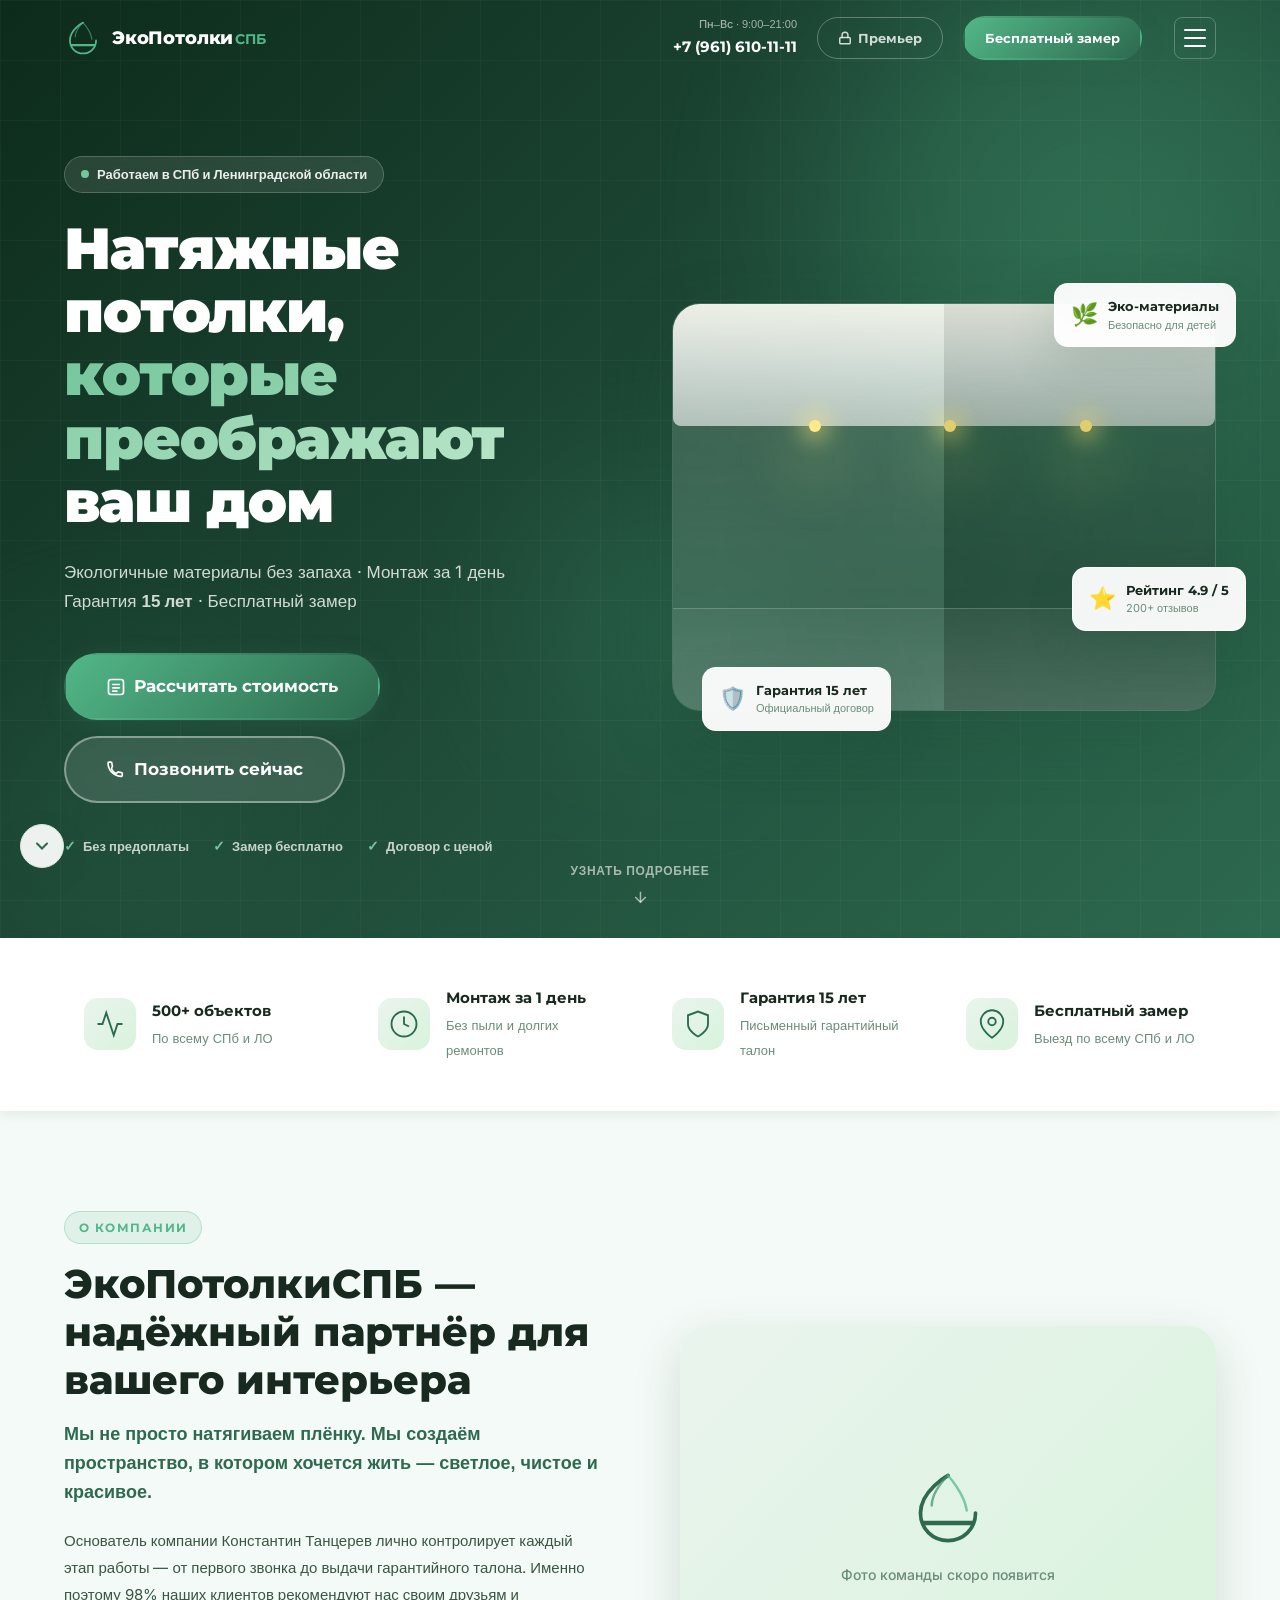
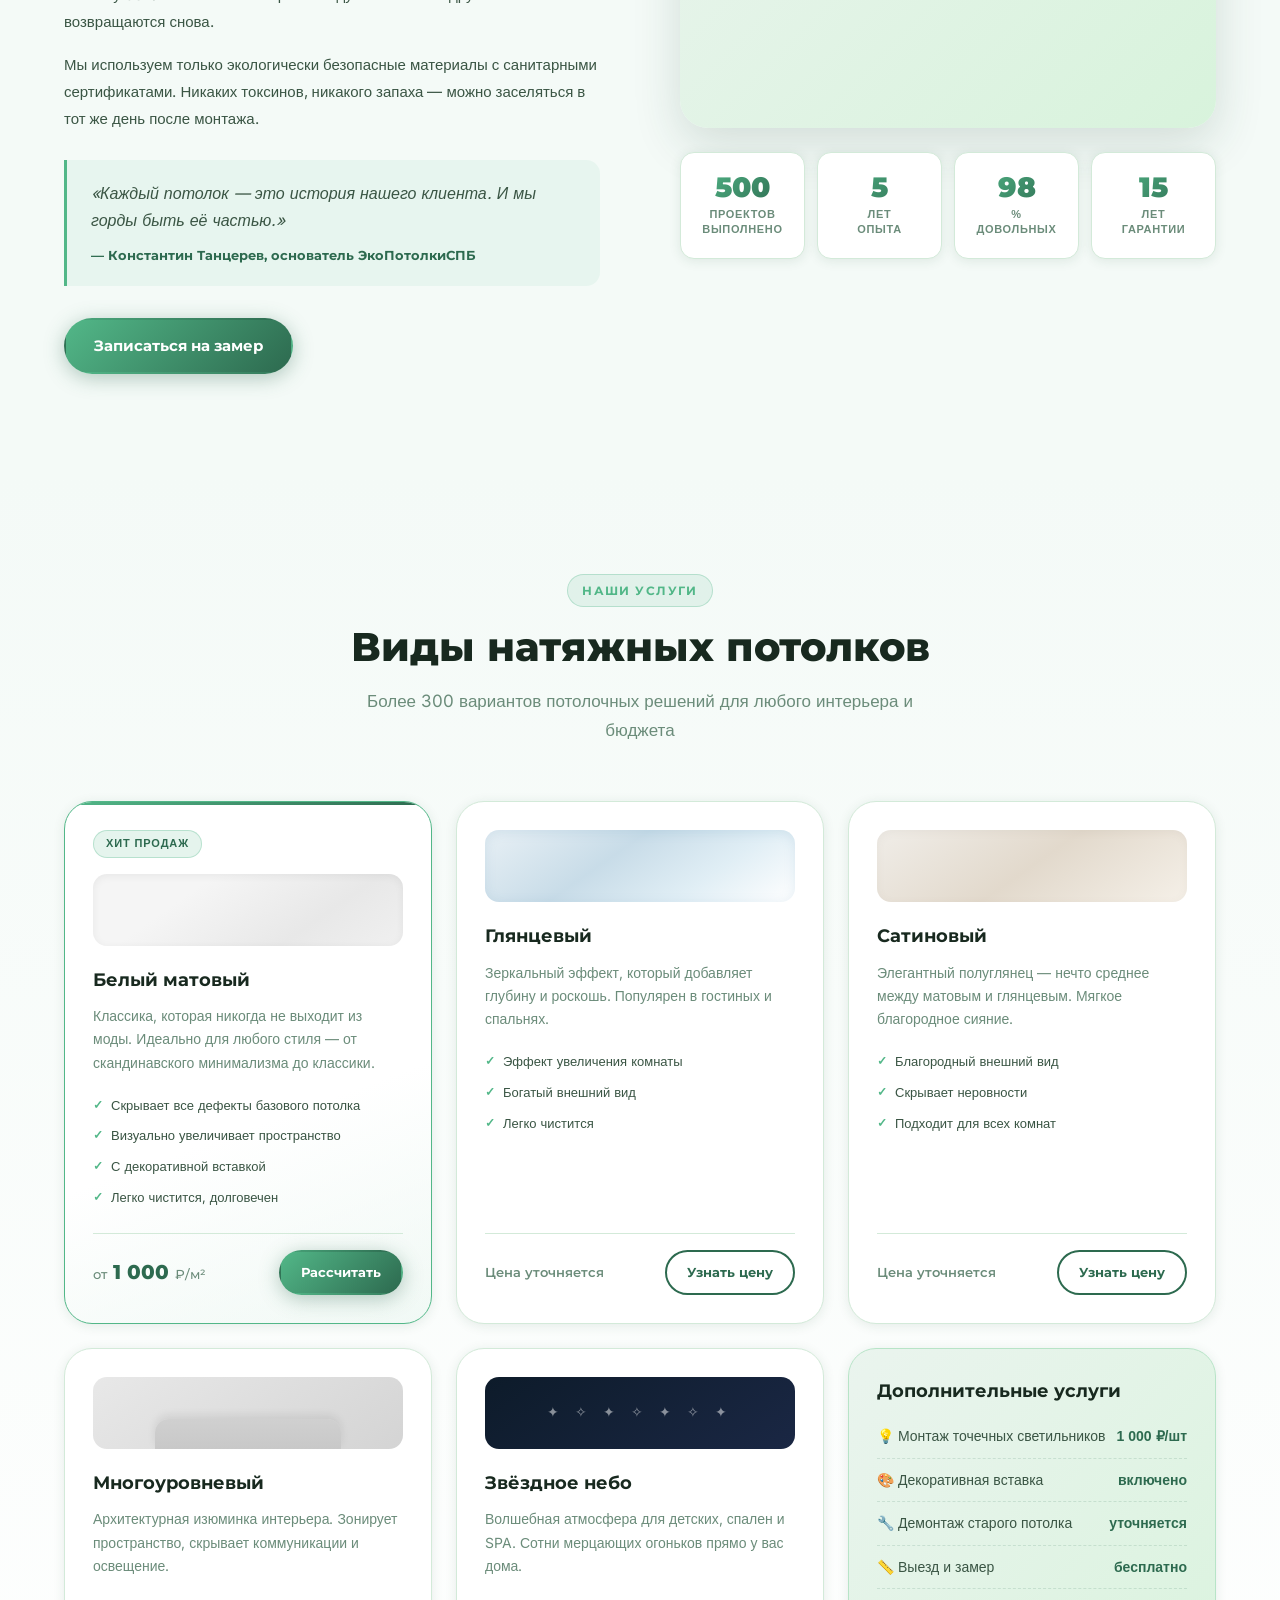
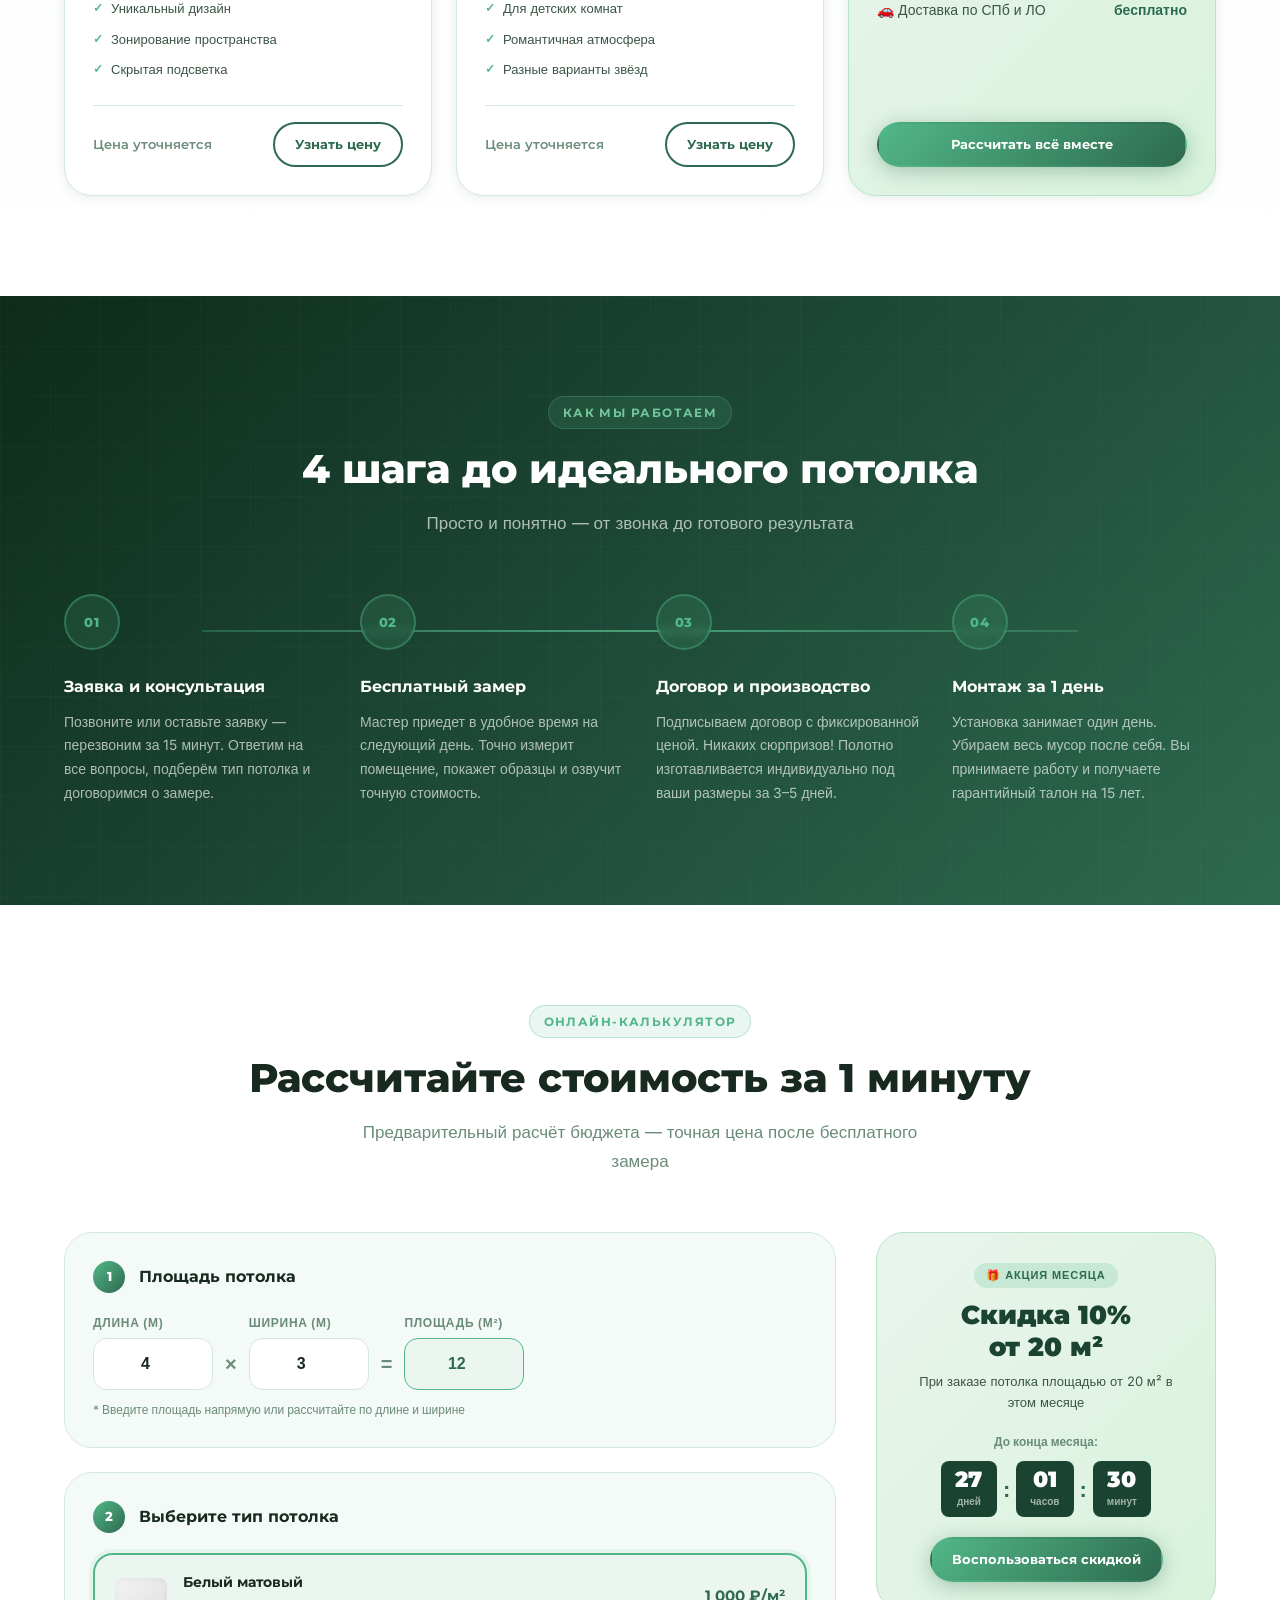
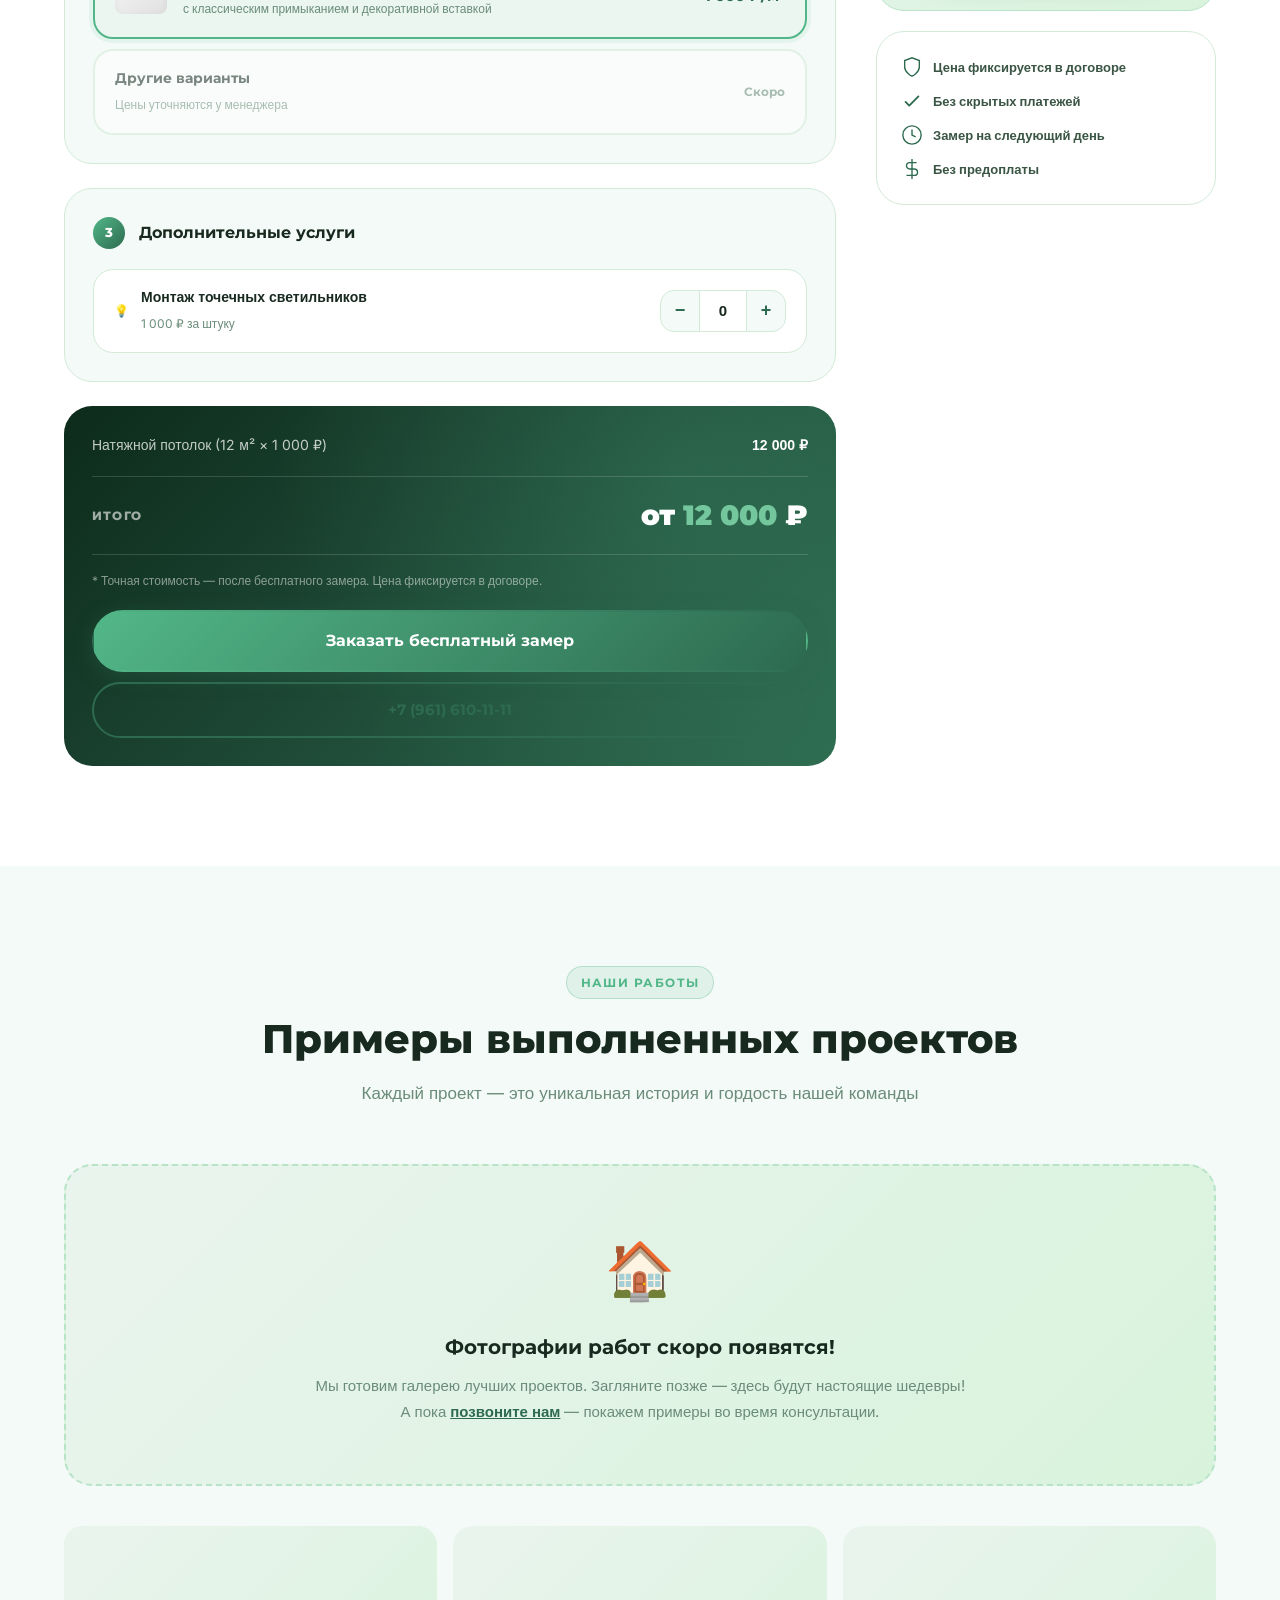
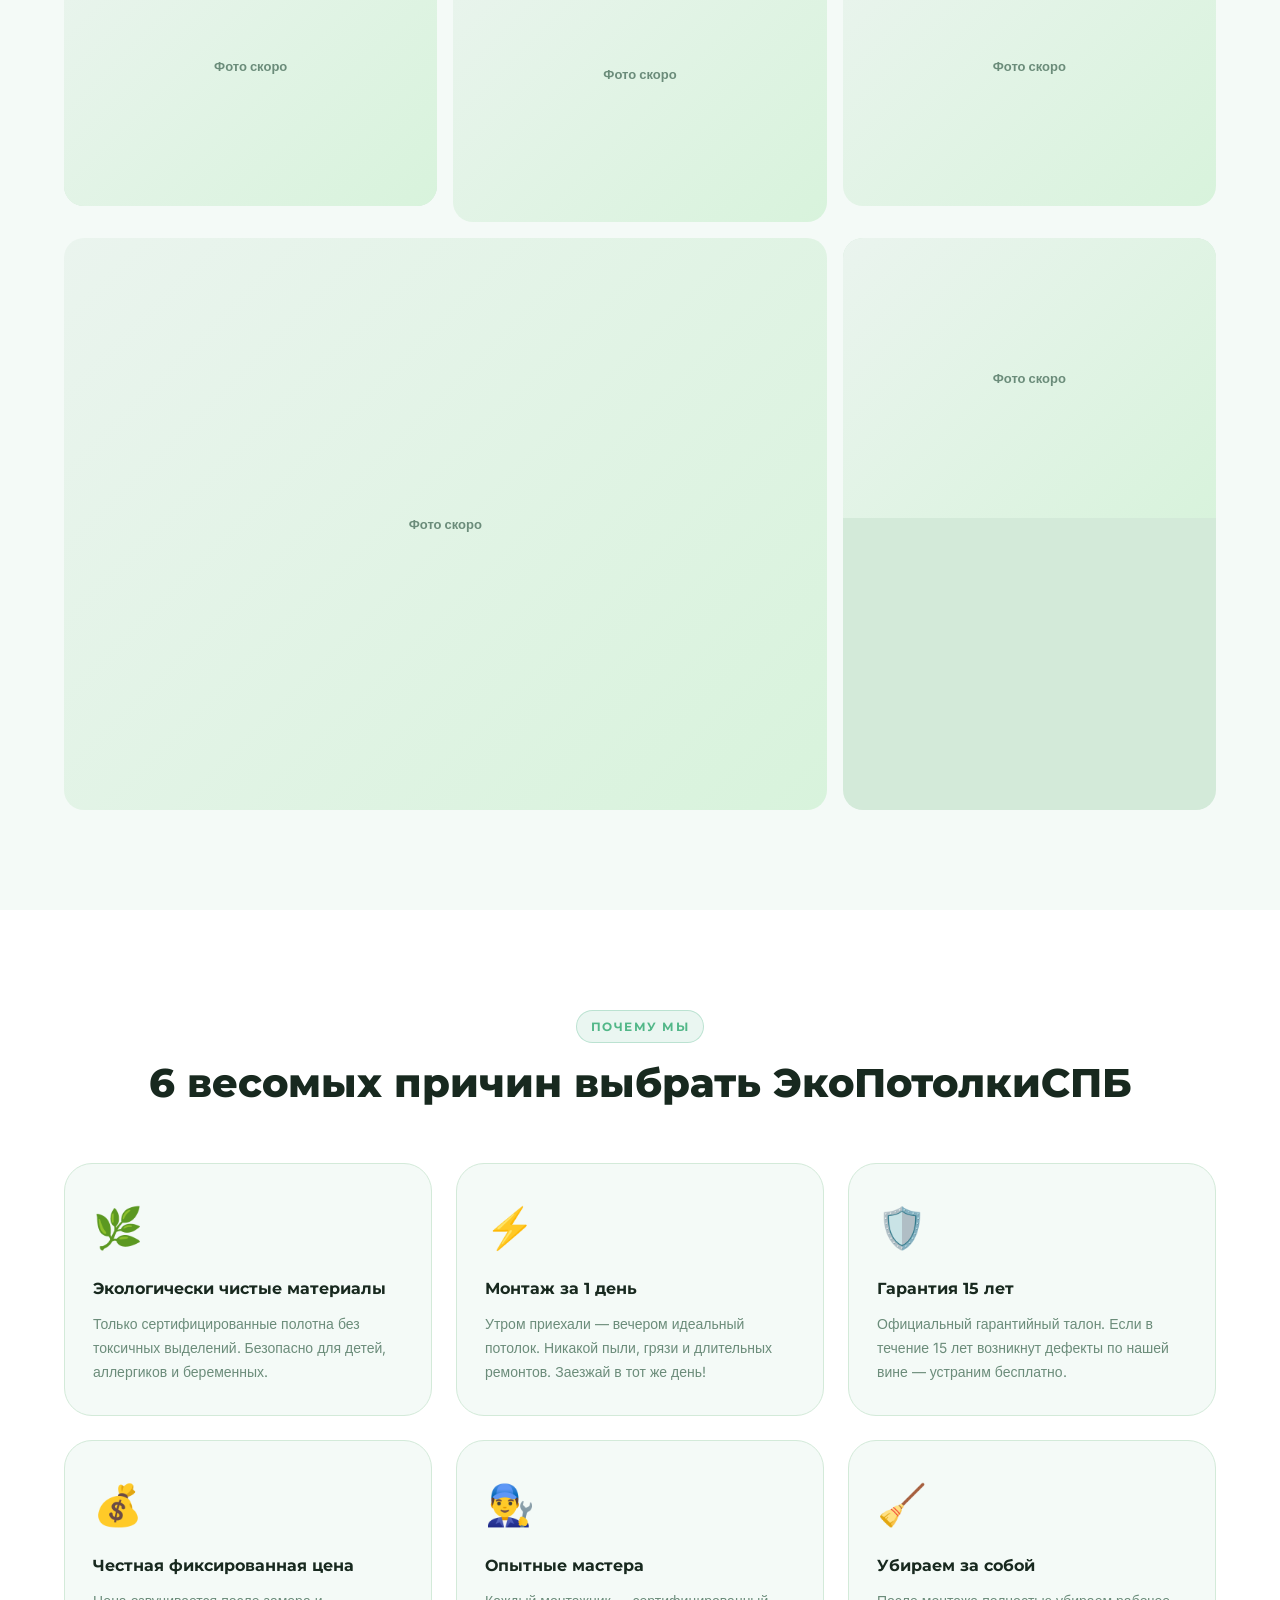
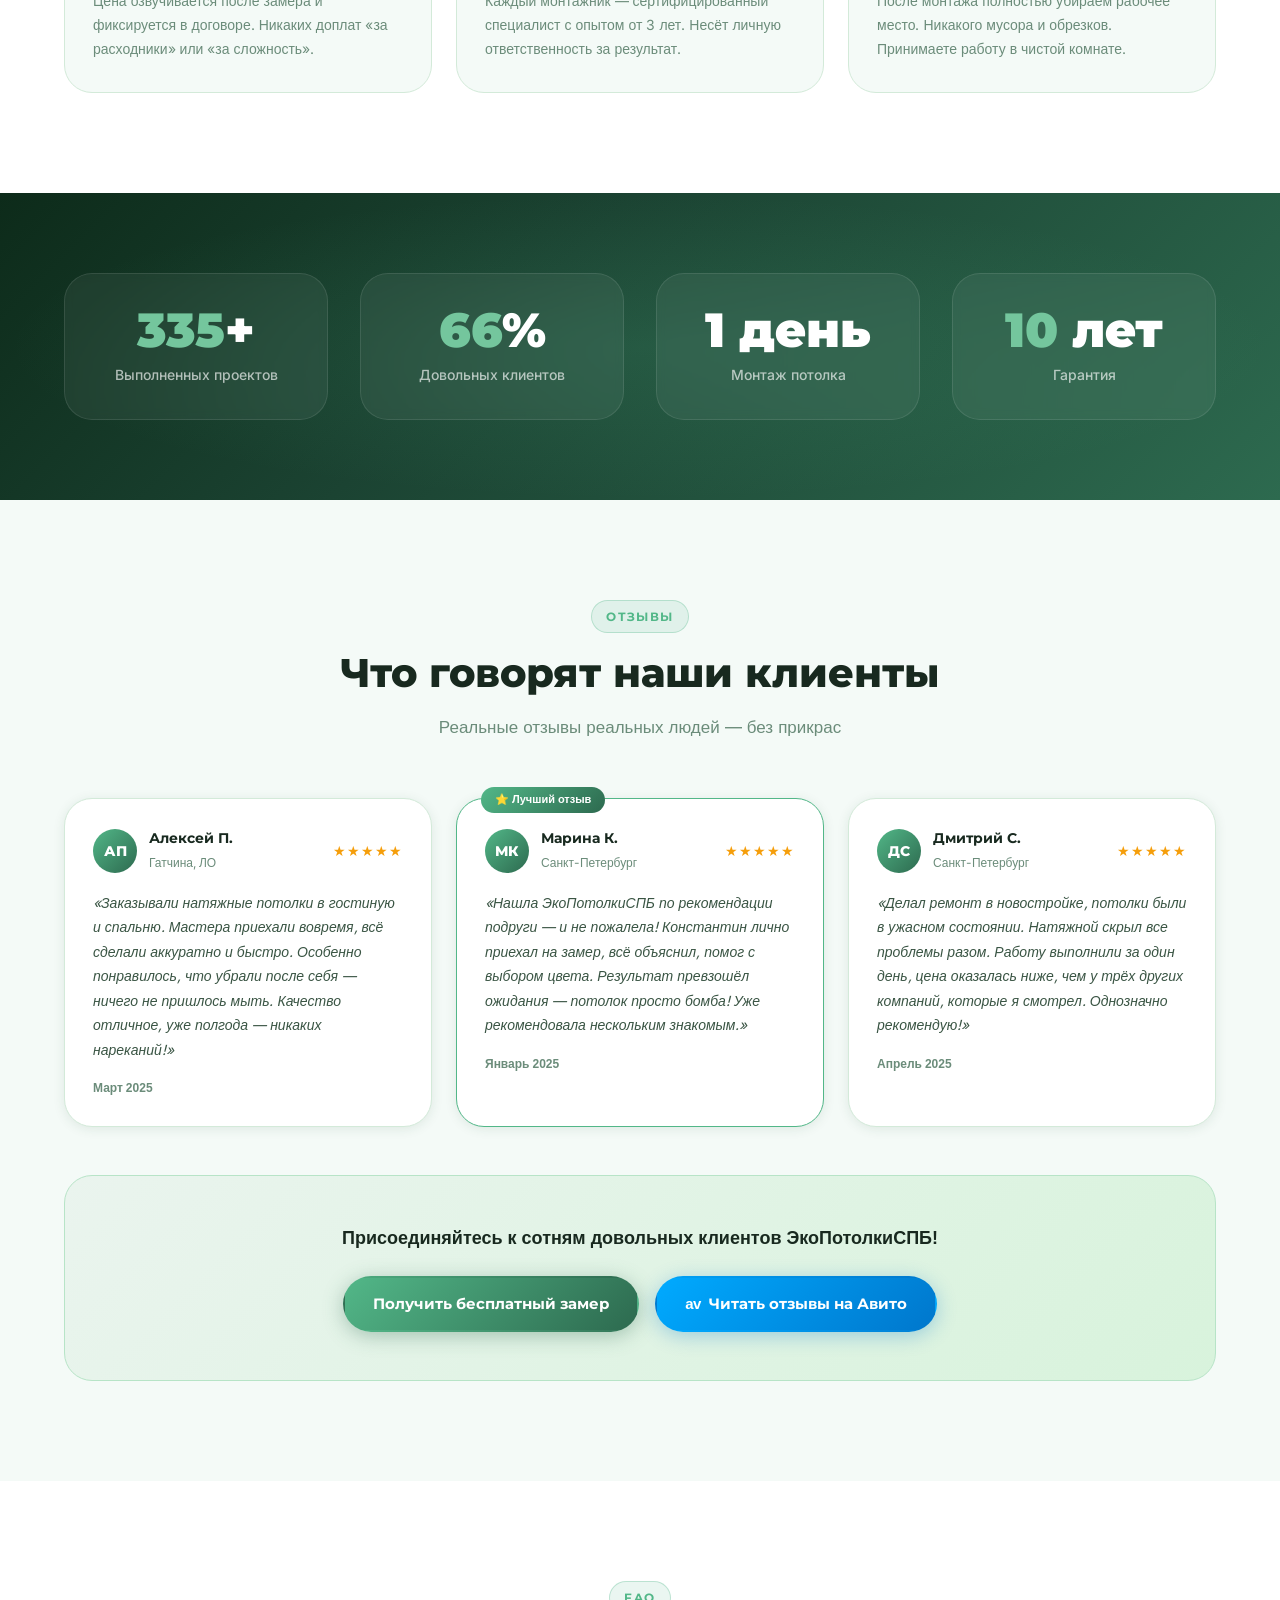
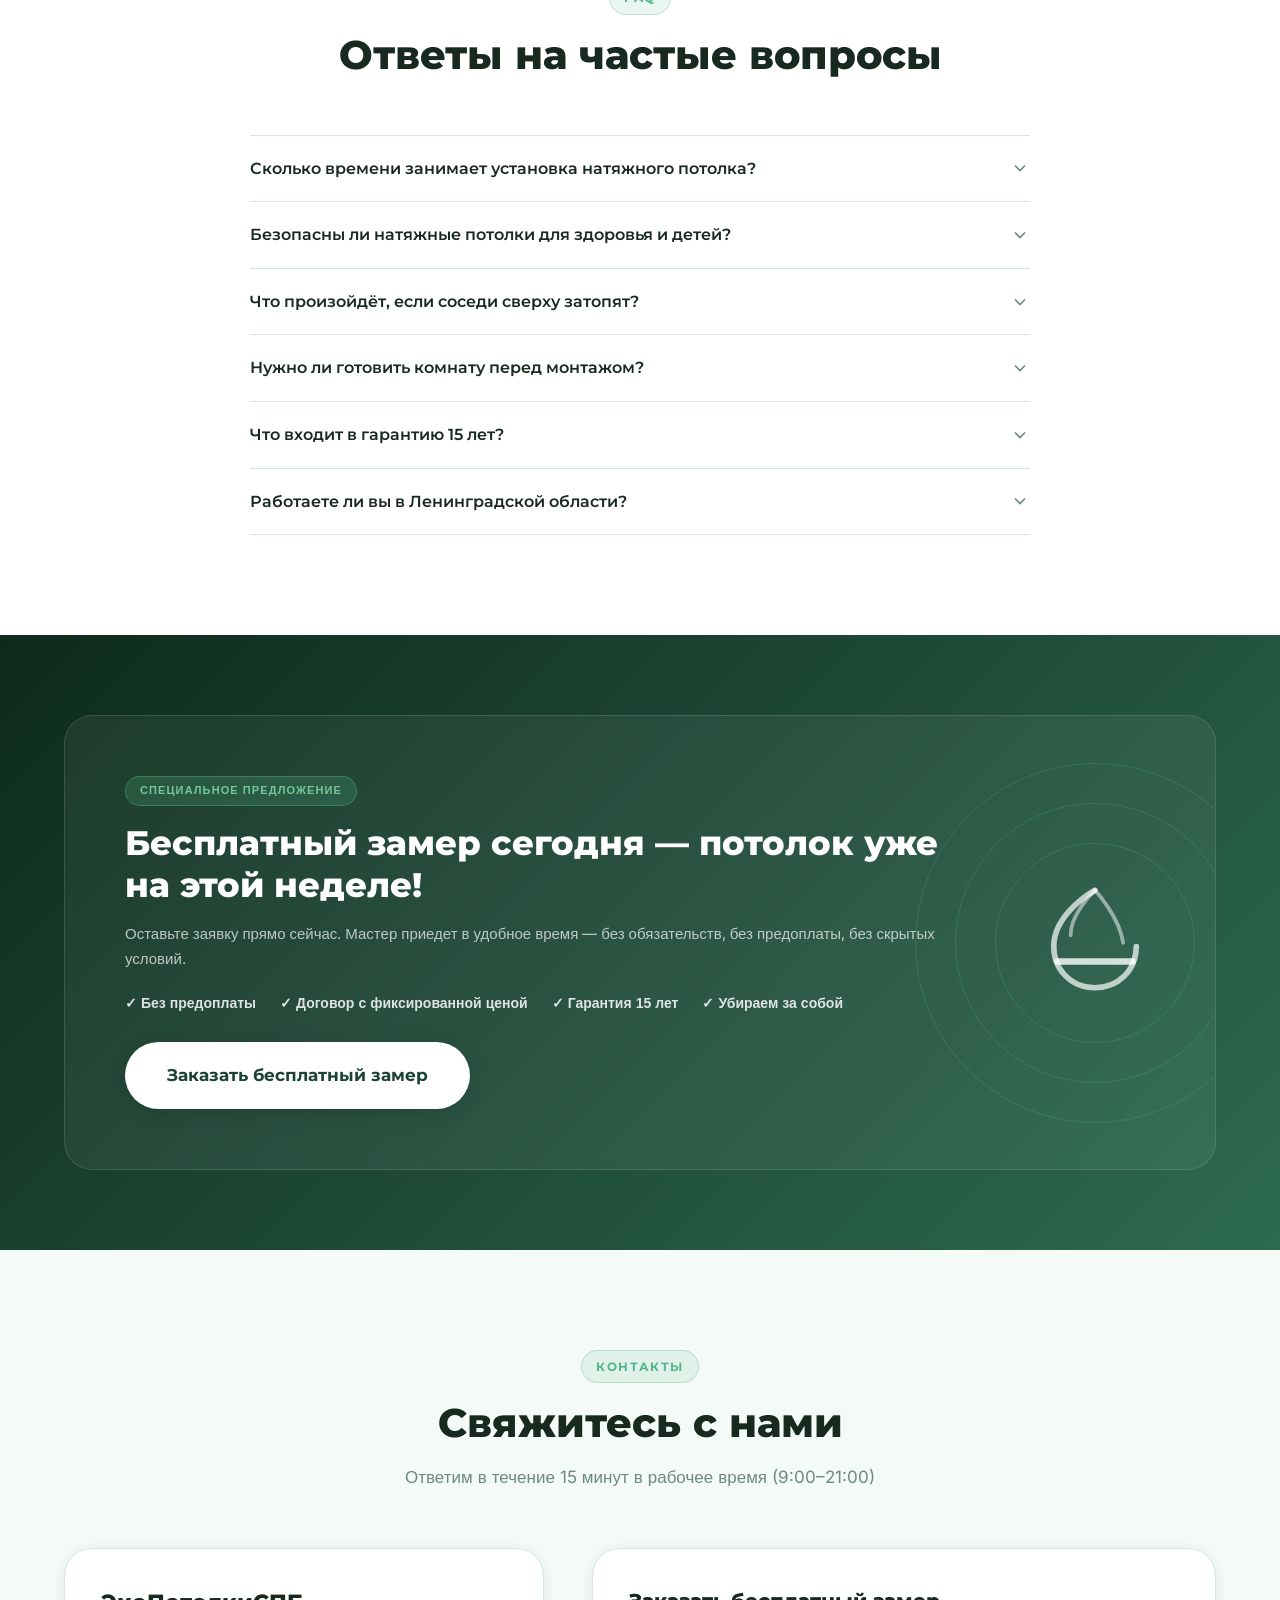
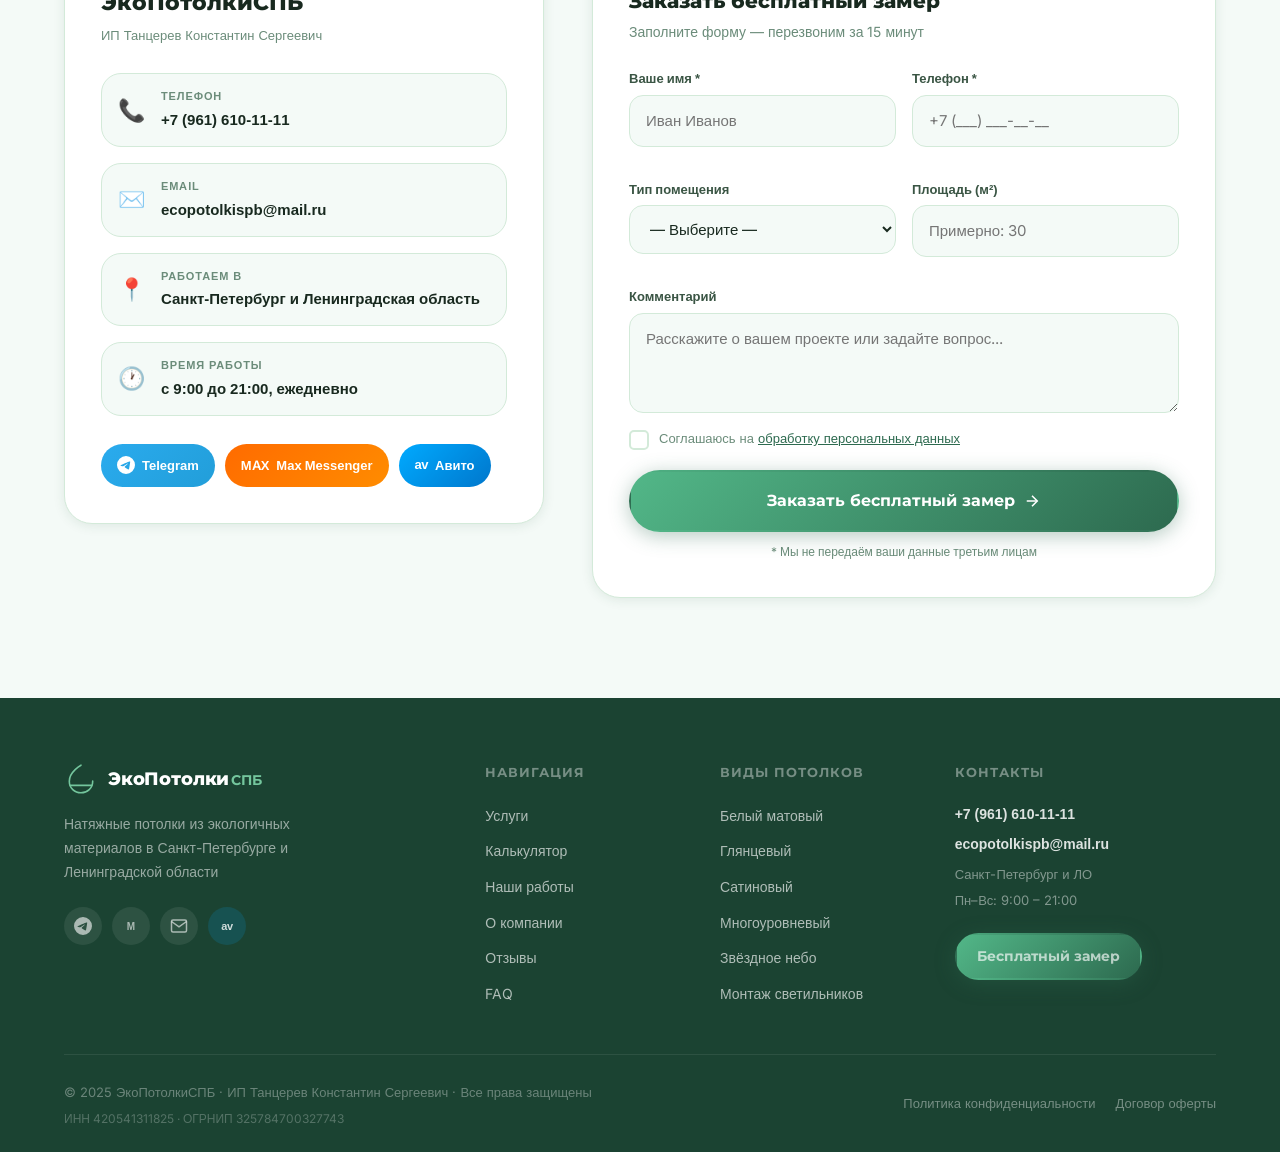
<file: index.html>
<!DOCTYPE html>
<html lang="ru">
<head>
  <meta charset="UTF-8">
  <meta name="viewport" content="width=device-width, initial-scale=1.0">
  <meta name="description" content="ЭкоПотолкиСПБ — натяжные потолки в Санкт-Петербурге и Ленинградской области. Экологичные материалы, монтаж за 1 день, гарантия 15 лет. Бесплатный замер!">
  <meta name="keywords" content="натяжные потолки СПб, натяжные потолки Санкт-Петербург, монтаж потолков, белый матовый потолок, экологичные потолки">
  <title>ЭкоПотолкиСПБ — Натяжные потолки в Санкт-Петербурге | За 1 день · Гарантия 15 лет</title>
  <meta name="yandex-verification" content="8170386e93b2e853" />
  <meta name="google-site-verification" content="LOQc92WI0_6UJli8sqbM513UtSFS5cxzt1OyWb81_tQ" />
  <link rel="icon" href="favicon.svg" type="image/svg+xml">
  <link rel="preload" href="fonts/montserrat-cyrillic.woff2" as="font" type="font/woff2" crossorigin>
  <link rel="preload" href="fonts/montserrat-latin.woff2" as="font" type="font/woff2" crossorigin>
  <link rel="preload" href="fonts/inter-400.woff2" as="font" type="font/woff2" crossorigin>
  <link rel="stylesheet" href="fonts/fonts.css">
  <link rel="stylesheet" href="styles.css">
</head>
<body>

<!-- ===== PRELOADER ===== -->
<div id="preloader" class="preloader">
  <div class="preloader__content">
    <svg class="preloader__logo" width="64" height="64" viewBox="0 0 64 64" fill="none">
      <path d="M32 6 C32 6, 10 18, 10 36 C10 49, 20 58, 32 58 C44 58, 54 49, 54 36" stroke="#52B788" stroke-width="3" fill="none" stroke-linecap="round" class="preloader__path"/>
      <path d="M32 6 C32 6, 19 18, 19 30" stroke="#74C69D" stroke-width="2.5" fill="none" stroke-linecap="round" class="preloader__path"/>
      <path d="M32 6 C32 6, 45 20, 47 34" stroke="#95D5B2" stroke-width="2" fill="none" stroke-linecap="round" class="preloader__path"/>
      <line x1="12" y1="44" x2="52" y2="44" stroke="#2D6A4F" stroke-width="3.5" stroke-linecap="round" class="preloader__line"/>
    </svg>
    <div class="preloader__name">ЭкоПотолки<span>СПБ</span></div>
    <div class="preloader__bar-wrap"><div class="preloader__bar"></div></div>
  </div>
</div>

<!-- ===== SCROLL BUTTONS ===== -->
<div class="scroll-btns" id="scrollBtns">
  <button class="scroll-btn scroll-btn--top" id="scrollTop" onclick="scrollToTop()" title="Наверх">
    <svg width="20" height="20" viewBox="0 0 24 24" fill="none" stroke="currentColor" stroke-width="2.5" stroke-linecap="round"><polyline points="18 15 12 9 6 15"/></svg>
  </button>
  <button class="scroll-btn scroll-btn--bottom" id="scrollBottom" onclick="scrollToBottom()" title="Вниз">
    <svg width="20" height="20" viewBox="0 0 24 24" fill="none" stroke="currentColor" stroke-width="2.5" stroke-linecap="round"><polyline points="6 9 12 15 18 9"/></svg>
  </button>
</div>

<!-- ===== FLOAT BUTTONS ===== -->
<div class="float-btns" id="floatBtns">
  <a href="tel:+79616101111" class="float-btn float-btn--call" title="Позвонить">
    <svg width="22" height="22" viewBox="0 0 24 24" fill="none"><path d="M6.6 10.8C7.8 13.2 9.8 15.2 12.2 16.4L14.1 14.5C14.37 14.23 14.75 14.16 15.07 14.3C16.11 14.73 17.26 14.97 18.45 14.97C19.03 14.97 19.5 15.44 19.5 16.02V18.5C19.5 19.08 19.03 19.55 18.45 19.55C9.6 19.55 2.45 12.4 2.45 3.55C2.45 2.97 2.92 2.5 3.5 2.5H5.97C6.55 2.5 7.02 2.97 7.02 3.55C7.02 4.75 7.26 5.89 7.69 6.93C7.82 7.25 7.74 7.62 7.48 7.89L6.6 10.8Z" fill="white"/></svg>
  </a>
  <a href="https://t.me/kons_tan21" target="_blank" class="float-btn float-btn--tg" title="Telegram">
    <svg width="22" height="22" viewBox="0 0 24 24" fill="white"><path d="M11.944 0A12 12 0 0 0 0 12a12 12 0 0 0 12 12 12 12 0 0 0 12-12A12 12 0 0 0 12 0a12 12 0 0 0-.056 0zm4.962 7.224c.1-.002.321.023.465.14a.506.506 0 0 1 .171.325c.016.093.036.306.02.472-.18 1.898-.962 6.502-1.36 8.627-.168.9-.499 1.201-.82 1.23-.696.065-1.225-.46-1.9-.902-1.056-.693-1.653-1.124-2.678-1.8-1.185-.78-.417-1.21.258-1.91.177-.184 3.247-2.977 3.307-3.23.007-.032.014-.15-.056-.212s-.174-.041-.249-.024c-.106.024-1.793 1.14-5.061 3.345-.48.33-.913.49-1.302.48-.428-.008-1.252-.241-1.865-.44-.752-.245-1.349-.374-1.297-.789.027-.216.325-.437.893-.663 3.498-1.524 5.83-2.529 6.998-3.014 3.332-1.386 4.025-1.627 4.476-1.635z"/></svg>
  </a>
  <a href="https://max.ru/u/f9LHodD0cOJ7pN90ByXweHaXCkx3z11rR9K3TZkWaz9rxME3a_8c_NBMSEs" target="_blank" class="float-btn float-btn--max" title="Max Messenger">
    <span>M</span>
  </a>
  <a href="https://www.avito.ru/brands/i99345013" target="_blank" class="float-btn float-btn--avito" title="Наш профиль на Авито">
    <span style="font-family:'Arial',sans-serif;font-weight:900;font-size:13px;color:#fff;letter-spacing:-.5px;line-height:1">av</span>
  </a>
</div>

<!-- ===== HEADER ===== -->
<header class="header" id="header">
  <div class="container">
    <div class="header__inner">

      <a href="#" class="logo">
        <div class="logo__icon">
          <svg width="38" height="38" viewBox="0 0 64 64" fill="none">
            <path d="M32 6 C32 6, 10 18, 10 36 C10 49, 20 58, 32 58 C44 58, 54 49, 54 36" stroke="currentColor" stroke-width="3" fill="none" stroke-linecap="round"/>
            <path d="M32 6 C32 6, 19 18, 19 30" stroke="currentColor" stroke-width="2" fill="none" stroke-linecap="round" opacity="0.6"/>
            <path d="M32 6 C32 6, 45 20, 47 34" stroke="currentColor" stroke-width="2" fill="none" stroke-linecap="round" opacity="0.6"/>
            <line x1="12" y1="44" x2="52" y2="44" stroke="currentColor" stroke-width="3.5" stroke-linecap="round"/>
          </svg>
        </div>
        <div class="logo__text">
          <span class="logo__name">ЭкоПотолки</span><span class="logo__city">СПБ</span>
        </div>
      </a>

      <nav class="nav" id="nav">
        <ul class="nav__list">
          <li><a href="#services" class="nav__link">Услуги</a></li>
          <li><a href="#calculator" class="nav__link">Калькулятор</a></li>
          <li><a href="#portfolio" class="nav__link">Работы</a></li>
          <li><a href="#about" class="nav__link">О нас</a></li>
          <li><a href="#reviews" class="nav__link">Отзывы</a></li>
          <li><a href="#faq" class="nav__link">FAQ</a></li>
          <li><a href="#contacts" class="nav__link">Контакты</a></li>
          <li class="nav__premier-item">
            <button class="nav__link nav__link--premier" onclick="openPremierModal()">
              <svg width="14" height="14" viewBox="0 0 24 24" fill="none" stroke="currentColor" stroke-width="2.5" stroke-linecap="round"><rect x="3" y="11" width="18" height="11" rx="2"/><path d="M7 11V7a5 5 0 0110 0v4"/></svg>
              Премьер
            </button>
          </li>
        </ul>
      </nav>

      <div class="header__right">
        <div class="header__phone-wrap">
          <div class="header__work-time">Пн–Вс · 9:00–21:00</div>
          <a href="tel:+79616101111" class="header__phone">+7 (961) 610-11-11</a>
        </div>
        <button class="btn btn--premier btn--sm" onclick="openPremierModal()" title="Закрытый раздел">
          <svg width="14" height="14" viewBox="0 0 24 24" fill="none" stroke="currentColor" stroke-width="2.5" stroke-linecap="round"><rect x="3" y="11" width="18" height="11" rx="2"/><path d="M7 11V7a5 5 0 0110 0v4"/></svg>
          Премьер
        </button>
        <a href="#contacts" class="btn btn--primary btn--sm">Бесплатный замер</a>
      </div>

      <button class="burger" id="burger" aria-label="Открыть меню">
        <span></span><span></span><span></span>
      </button>

    </div>
  </div>
</header>

<!-- ===== HERO ===== -->
<section class="hero" id="home">
  <div class="hero__bg">
    <div class="hero__bg-circle hero__bg-circle--1"></div>
    <div class="hero__bg-circle hero__bg-circle--2"></div>
    <div class="hero__bg-circle hero__bg-circle--3"></div>
    <div class="hero__bg-lines"></div>
  </div>

  <div class="container">
    <div class="hero__inner">
      <div class="hero__content" data-aos="fade-right">
        <div class="hero__badge">
          <span class="hero__badge-dot"></span>
          Работаем в СПб и Ленинградской области
        </div>

        <h1 class="hero__title">
          Натяжные потолки,<br>
          <span class="hero__title-grad">которые преображают</span><br>
          ваш дом
        </h1>

        <p class="hero__subtitle">
          Экологичные материалы без запаха&nbsp;· Монтаж за&nbsp;1&nbsp;день
          <br>Гарантия&nbsp;<strong>15&nbsp;лет</strong>&nbsp;· Бесплатный замер
        </p>

        <div class="hero__cta-row">
          <a href="#calculator" class="btn btn--primary btn--xl">
            <svg width="20" height="20" viewBox="0 0 24 24" fill="none" stroke="white" stroke-width="2"><rect x="3" y="3" width="18" height="18" rx="3"/><line x1="8" y1="9" x2="16" y2="9" stroke-linecap="round"/><line x1="8" y1="13" x2="16" y2="13" stroke-linecap="round"/><line x1="8" y1="17" x2="13" y2="17" stroke-linecap="round"/></svg>
            Рассчитать стоимость
          </a>
          <a href="tel:+79616101111" class="btn btn--ghost btn--xl">
            <svg width="20" height="20" viewBox="0 0 24 24" fill="none" stroke="currentColor" stroke-width="2"><path d="M6.6 10.8C7.8 13.2 9.8 15.2 12.2 16.4L14.1 14.5C14.37 14.23 14.75 14.16 15.07 14.3C16.11 14.73 17.26 14.97 18.45 14.97C19.03 14.97 19.5 15.44 19.5 16.02V18.5C19.5 19.08 19.03 19.55 18.45 19.55C9.6 19.55 2.45 12.4 2.45 3.55C2.45 2.97 2.92 2.5 3.5 2.5H5.97C6.55 2.5 7.02 2.97 7.02 3.55C7.02 4.75 7.26 5.89 7.69 6.93C7.82 7.25 7.74 7.62 7.48 7.89L6.6 10.8Z"/></svg>
            Позвонить сейчас
          </a>
        </div>

        <div class="hero__trust">
          <div class="hero__trust-item"><span class="hero__trust-check">✓</span> Без предоплаты</div>
          <div class="hero__trust-item"><span class="hero__trust-check">✓</span> Замер бесплатно</div>
          <div class="hero__trust-item"><span class="hero__trust-check">✓</span> Договор с ценой</div>
        </div>
      </div>

      <div class="hero__visual" data-aos="fade-left">
        <div class="hero__room">
          <div class="hero__ceiling">
            <div class="hero__spot hero__spot--1"></div>
            <div class="hero__spot hero__spot--2"></div>
            <div class="hero__spot hero__spot--3"></div>
            <div class="hero__glow"></div>
          </div>
          <div class="hero__room-walls">
            <div class="hero__wall hero__wall--left"></div>
            <div class="hero__wall hero__wall--right"></div>
          </div>
          <div class="hero__floor"></div>
        </div>

        <div class="hero__badge-float hero__badge-float--1">
          <div class="hero__bf-icon">🌿</div>
          <div class="hero__bf-body">
            <strong>Эко-материалы</strong>
            <span>Безопасно для детей</span>
          </div>
        </div>
        <div class="hero__badge-float hero__badge-float--2">
          <div class="hero__bf-icon">⭐</div>
          <div class="hero__bf-body">
            <strong>Рейтинг 4.9 / 5</strong>
            <span>200+ отзывов</span>
          </div>
        </div>
        <div class="hero__badge-float hero__badge-float--3">
          <div class="hero__bf-icon">🛡️</div>
          <div class="hero__bf-body">
            <strong>Гарантия 15 лет</strong>
            <span>Официальный договор</span>
          </div>
        </div>
      </div>
    </div>
  </div>

  <a href="#trust-bar" class="hero__scroll-hint">
    <span>Узнать подробнее</span>
    <svg width="18" height="18" viewBox="0 0 24 24" fill="none" stroke="currentColor" stroke-width="2"><line x1="12" y1="5" x2="12" y2="19"/><polyline points="19 12 12 19 5 12"/></svg>
  </a>
</section>

<!-- ===== TRUST BAR ===== -->
<section class="trust-bar" id="trust-bar">
  <div class="container">
    <div class="trust-bar__grid">
      <div class="trust-bar__item" data-aos="fade-up">
        <div class="trust-bar__icon">
          <svg width="30" height="30" viewBox="0 0 24 24" fill="none" stroke="currentColor" stroke-width="1.5"><polyline points="22 12 18 12 15 21 9 3 6 12 2 12"/></svg>
        </div>
        <div class="trust-bar__body">
          <strong>500+ объектов</strong>
          <span>По всему СПб и ЛО</span>
        </div>
      </div>
      <div class="trust-bar__item" data-aos="fade-up" data-aos-delay="100">
        <div class="trust-bar__icon">
          <svg width="30" height="30" viewBox="0 0 24 24" fill="none" stroke="currentColor" stroke-width="1.5"><circle cx="12" cy="12" r="10"/><polyline points="12 6 12 12 16 14"/></svg>
        </div>
        <div class="trust-bar__body">
          <strong>Монтаж за 1 день</strong>
          <span>Без пыли и долгих ремонтов</span>
        </div>
      </div>
      <div class="trust-bar__item" data-aos="fade-up" data-aos-delay="150">
        <div class="trust-bar__icon">
          <svg width="30" height="30" viewBox="0 0 24 24" fill="none" stroke="currentColor" stroke-width="1.5"><path d="M12 22s8-4 8-10V5l-8-3-8 3v7c0 6 8 10 8 10z"/></svg>
        </div>
        <div class="trust-bar__body">
          <strong>Гарантия 15 лет</strong>
          <span>Письменный гарантийный талон</span>
        </div>
      </div>
      <div class="trust-bar__item" data-aos="fade-up" data-aos-delay="200">
        <div class="trust-bar__icon">
          <svg width="30" height="30" viewBox="0 0 24 24" fill="none" stroke="currentColor" stroke-width="1.5"><path d="M21 10c0 7-9 13-9 13s-9-6-9-13a9 9 0 0118 0z"/><circle cx="12" cy="10" r="3"/></svg>
        </div>
        <div class="trust-bar__body">
          <strong>Бесплатный замер</strong>
          <span>Выезд по всему СПб и ЛО</span>
        </div>
      </div>
    </div>
  </div>
</section>

<!-- ===== ABOUT ===== -->
<section class="about" id="about">
  <div class="container">
    <div class="about__inner">
      <div class="about__content" data-aos="fade-right">
        <div class="section-tag">О компании</div>
        <h2 class="section-title">ЭкоПотолкиСПБ — надёжный партнёр для вашего интерьера</h2>
        <p class="about__lead">Мы не просто натягиваем плёнку. Мы создаём пространство, в котором хочется жить — светлое, чистое и красивое.</p>
        <p class="about__text">Основатель компании Константин Танцерев лично контролирует каждый этап работы — от первого звонка до выдачи гарантийного талона. Именно поэтому 98% наших клиентов рекомендуют нас своим друзьям и возвращаются снова.</p>
        <p class="about__text">Мы используем только экологически безопасные материалы с санитарными сертификатами. Никаких токсинов, никакого запаха — можно заселяться в тот же день после монтажа.</p>
        <blockquote class="about__quote">
          «Каждый потолок — это история нашего клиента. И мы горды быть её частью.»
          <cite>— Константин Танцерев, основатель ЭкоПотолкиСПБ</cite>
        </blockquote>
        <a href="#contacts" class="btn btn--primary">Записаться на замер</a>
      </div>
      <div class="about__right" data-aos="fade-left">
        <div class="about__photo">
          <div class="about__photo-placeholder">
            <svg width="80" height="80" viewBox="0 0 64 64" fill="none">
              <path d="M32 6 C32 6, 10 18, 10 36 C10 49, 20 58, 32 58 C44 58, 54 49, 54 36" stroke="#2D6A4F" stroke-width="3" fill="none" stroke-linecap="round"/>
              <path d="M32 6 C32 6, 19 18, 19 30" stroke="#40916C" stroke-width="2" fill="none" stroke-linecap="round" opacity="0.7"/>
              <path d="M32 6 C32 6, 45 20, 47 34" stroke="#52B788" stroke-width="2" fill="none" stroke-linecap="round" opacity="0.7"/>
              <line x1="12" y1="44" x2="52" y2="44" stroke="#2D6A4F" stroke-width="3.5" stroke-linecap="round"/>
            </svg>
            <span>Фото команды скоро появится</span>
          </div>
        </div>
        <div class="about__stats-grid">
          <div class="about__stat"><div class="about__stat-num counter" data-target="500">0</div><div class="about__stat-label">Проектов<br>выполнено</div></div>
          <div class="about__stat"><div class="about__stat-num counter" data-target="5">0</div><div class="about__stat-label">Лет<br>опыта</div></div>
          <div class="about__stat"><div class="about__stat-num counter" data-target="98">0</div><div class="about__stat-label">%<br>довольных</div></div>
          <div class="about__stat"><div class="about__stat-num counter" data-target="15">0</div><div class="about__stat-label">Лет<br>гарантии</div></div>
        </div>
      </div>
    </div>
  </div>
</section>

<!-- ===== SERVICES ===== -->
<section class="services" id="services">
  <div class="container">
    <div class="section-header" data-aos="fade-up">
      <div class="section-tag">Наши услуги</div>
      <h2 class="section-title">Виды натяжных потолков</h2>
      <p class="section-subtitle">Более 300 вариантов потолочных решений для любого интерьера и бюджета</p>
    </div>

    <div class="services__grid">
      <div class="svc-card svc-card--featured" data-aos="fade-up">
        <div class="svc-card__badge">Хит продаж</div>
        <div class="svc-card__ceiling svc-card__ceiling--matte"></div>
        <h3 class="svc-card__title">Белый матовый</h3>
        <p class="svc-card__desc">Классика, которая никогда не выходит из моды. Идеально для любого стиля — от скандинавского минимализма до классики.</p>
        <ul class="svc-card__features">
          <li>Скрывает все дефекты базового потолка</li>
          <li>Визуально увеличивает пространство</li>
          <li>С декоративной вставкой</li>
          <li>Легко чистится, долговечен</li>
        </ul>
        <div class="svc-card__price-row">
          <div class="svc-card__price"><span>от</span> 1 000 <span>₽/м²</span></div>
          <a href="#calculator" class="btn btn--primary btn--sm">Рассчитать</a>
        </div>
      </div>

      <div class="svc-card" data-aos="fade-up" data-aos-delay="80">
        <div class="svc-card__ceiling svc-card__ceiling--gloss"></div>
        <h3 class="svc-card__title">Глянцевый</h3>
        <p class="svc-card__desc">Зеркальный эффект, который добавляет глубину и роскошь. Популярен в гостиных и спальнях.</p>
        <ul class="svc-card__features">
          <li>Эффект увеличения комнаты</li>
          <li>Богатый внешний вид</li>
          <li>Легко чистится</li>
        </ul>
        <div class="svc-card__price-row">
          <div class="svc-card__price svc-card__price--ask">Цена уточняется</div>
          <a href="#contacts" class="btn btn--outline btn--sm">Узнать цену</a>
        </div>
      </div>

      <div class="svc-card" data-aos="fade-up" data-aos-delay="120">
        <div class="svc-card__ceiling svc-card__ceiling--satin"></div>
        <h3 class="svc-card__title">Сатиновый</h3>
        <p class="svc-card__desc">Элегантный полуглянец — нечто среднее между матовым и глянцевым. Мягкое благородное сияние.</p>
        <ul class="svc-card__features">
          <li>Благородный внешний вид</li>
          <li>Скрывает неровности</li>
          <li>Подходит для всех комнат</li>
        </ul>
        <div class="svc-card__price-row">
          <div class="svc-card__price svc-card__price--ask">Цена уточняется</div>
          <a href="#contacts" class="btn btn--outline btn--sm">Узнать цену</a>
        </div>
      </div>

      <div class="svc-card" data-aos="fade-up" data-aos-delay="160">
        <div class="svc-card__ceiling svc-card__ceiling--multi"></div>
        <h3 class="svc-card__title">Многоуровневый</h3>
        <p class="svc-card__desc">Архитектурная изюминка интерьера. Зонирует пространство, скрывает коммуникации и освещение.</p>
        <ul class="svc-card__features">
          <li>Уникальный дизайн</li>
          <li>Зонирование пространства</li>
          <li>Скрытая подсветка</li>
        </ul>
        <div class="svc-card__price-row">
          <div class="svc-card__price svc-card__price--ask">Цена уточняется</div>
          <a href="#contacts" class="btn btn--outline btn--sm">Узнать цену</a>
        </div>
      </div>

      <div class="svc-card" data-aos="fade-up" data-aos-delay="200">
        <div class="svc-card__ceiling svc-card__ceiling--stars"></div>
        <h3 class="svc-card__title">Звёздное небо</h3>
        <p class="svc-card__desc">Волшебная атмосфера для детских, спален и SPA. Сотни мерцающих огоньков прямо у вас дома.</p>
        <ul class="svc-card__features">
          <li>Для детских комнат</li>
          <li>Романтичная атмосфера</li>
          <li>Разные варианты звёзд</li>
        </ul>
        <div class="svc-card__price-row">
          <div class="svc-card__price svc-card__price--ask">Цена уточняется</div>
          <a href="#contacts" class="btn btn--outline btn--sm">Узнать цену</a>
        </div>
      </div>

      <div class="svc-card svc-card--extras" data-aos="fade-up" data-aos-delay="240">
        <h3 class="svc-card__title">Дополнительные услуги</h3>
        <div class="extras-list">
          <div class="extra-item"><span>💡 Монтаж точечных светильников</span><strong>1 000 ₽/шт</strong></div>
          <div class="extra-item"><span>🎨 Декоративная вставка</span><strong>включено</strong></div>
          <div class="extra-item"><span>🔧 Демонтаж старого потолка</span><strong>уточняется</strong></div>
          <div class="extra-item"><span>📏 Выезд и замер</span><strong>бесплатно</strong></div>
          <div class="extra-item"><span>🚗 Доставка по СПб и ЛО</span><strong>бесплатно</strong></div>
        </div>
        <a href="#calculator" class="btn btn--primary btn--sm">Рассчитать всё вместе</a>
      </div>
    </div>
  </div>
</section>

<!-- ===== PROCESS ===== -->
<section class="process">
  <div class="container">
    <div class="section-header" data-aos="fade-up">
      <div class="section-tag">Как мы работаем</div>
      <h2 class="section-title">4 шага до идеального потолка</h2>
      <p class="section-subtitle">Просто и понятно — от звонка до готового результата</p>
    </div>
    <div class="process__steps">
      <div class="process__step" data-aos="fade-up">
        <div class="process__step-num">01</div>
        <div class="process__step-body">
          <h3>Заявка и консультация</h3>
          <p>Позвоните или оставьте заявку — перезвоним за 15 минут. Ответим на все вопросы, подберём тип потолка и договоримся о замере.</p>
        </div>
      </div>
      <div class="process__step" data-aos="fade-up" data-aos-delay="100">
        <div class="process__step-num">02</div>
        <div class="process__step-body">
          <h3>Бесплатный замер</h3>
          <p>Мастер приедет в удобное время на следующий день. Точно измерит помещение, покажет образцы и озвучит точную стоимость.</p>
        </div>
      </div>
      <div class="process__step" data-aos="fade-up" data-aos-delay="200">
        <div class="process__step-num">03</div>
        <div class="process__step-body">
          <h3>Договор и производство</h3>
          <p>Подписываем договор с фиксированной ценой. Никаких сюрпризов! Полотно изготавливается индивидуально под ваши размеры за 3–5 дней.</p>
        </div>
      </div>
      <div class="process__step" data-aos="fade-up" data-aos-delay="300">
        <div class="process__step-num">04</div>
        <div class="process__step-body">
          <h3>Монтаж за 1 день</h3>
          <p>Установка занимает один день. Убираем весь мусор после себя. Вы принимаете работу и получаете гарантийный талон на 15 лет.</p>
        </div>
      </div>
    </div>
  </div>
</section>

<!-- ===== CALCULATOR ===== -->
<section class="calculator" id="calculator">
  <div class="container">
    <div class="section-header" data-aos="fade-up">
      <div class="section-tag">Онлайн-калькулятор</div>
      <h2 class="section-title">Рассчитайте стоимость за 1 минуту</h2>
      <p class="section-subtitle">Предварительный расчёт бюджета — точная цена после бесплатного замера</p>
    </div>

    <div class="calc__layout">
      <!-- Form -->
      <div class="calc__form" data-aos="fade-right">

        <div class="calc-block">
          <div class="calc-block__head">
            <span class="calc-block__num">1</span>
            <h3>Площадь потолка</h3>
          </div>
          <div class="calc-area-row">
            <div class="calc-field">
              <label>Длина (м)</label>
              <input type="number" id="calcLen" class="calc-input" value="4" min="0.5" max="50" step="0.1">
            </div>
            <span class="calc-sep">×</span>
            <div class="calc-field">
              <label>Ширина (м)</label>
              <input type="number" id="calcWid" class="calc-input" value="3" min="0.5" max="50" step="0.1">
            </div>
            <span class="calc-sep">=</span>
            <div class="calc-field">
              <label>Площадь (м²)</label>
              <input type="number" id="calcArea" class="calc-input calc-input--accent" value="12" min="1" max="2500" step="0.1">
            </div>
          </div>
          <p class="calc-hint">* Введите площадь напрямую или рассчитайте по длине и ширине</p>
        </div>

        <div class="calc-block">
          <div class="calc-block__head">
            <span class="calc-block__num">2</span>
            <h3>Выберите тип потолка</h3>
          </div>
          <div class="calc-types">
            <label class="calc-type">
              <input type="radio" name="ctype" value="1000" checked>
              <div class="calc-type__card">
                <div class="calc-type__preview calc-type__preview--matte"></div>
                <div class="calc-type__info">
                  <strong>Белый матовый</strong>
                  <span>с классическим примыканием и декоративной вставкой</span>
                </div>
                <div class="calc-type__price">1 000 ₽/м²</div>
              </div>
            </label>
            <label class="calc-type calc-type--disabled">
              <input type="radio" name="ctype" value="0" disabled>
              <div class="calc-type__card">
                <div class="calc-type__info">
                  <strong>Другие варианты</strong>
                  <span>Цены уточняются у менеджера</span>
                </div>
                <div class="calc-type__price calc-type__price--soon">Скоро</div>
              </div>
            </label>
          </div>
        </div>

        <div class="calc-block">
          <div class="calc-block__head">
            <span class="calc-block__num">3</span>
            <h3>Дополнительные услуги</h3>
          </div>
          <div class="calc-extras">
            <div class="calc-extra">
              <div class="calc-extra__label">
                <span class="calc-extra__icon">💡</span>
                <div>
                  <strong>Монтаж точечных светильников</strong>
                  <span>1 000 ₽ за штуку</span>
                </div>
              </div>
              <div class="calc-qty">
                <button class="calc-qty__btn" onclick="adjustQty(-1)">−</button>
                <input type="number" id="calcLights" class="calc-qty__input" value="0" min="0" max="100">
                <button class="calc-qty__btn" onclick="adjustQty(1)">+</button>
              </div>
            </div>
          </div>
        </div>

        <!-- Result -->
        <div class="calc-result" id="calcResult">
          <div class="calc-result__lines">
            <div class="calc-result__line">
              <span>Натяжной потолок (<span id="crArea">12</span> м² × <span id="crRate">1 000</span> ₽)</span>
              <strong id="crCeil">12 000 ₽</strong>
            </div>
            <div class="calc-result__line" id="crLightsRow" style="display:none">
              <span>Монтаж светильников (<span id="crLightsQty">0</span> шт × 1 000 ₽)</span>
              <strong id="crLights">0 ₽</strong>
            </div>
          </div>
          <div class="calc-result__total-row">
            <span>ИТОГО</span>
            <div class="calc-result__total">
              от <span id="crTotal">12 000</span> ₽
            </div>
          </div>
          <p class="calc-result__note">* Точная стоимость — после бесплатного замера. Цена фиксируется в договоре.</p>
          <div class="calc-result__actions">
            <a href="#contacts" class="btn btn--primary btn--lg">Заказать бесплатный замер</a>
            <a href="tel:+79616101111" class="btn btn--outline">+7 (961) 610-11-11</a>
          </div>
        </div>

      </div>

      <!-- Sidebar -->
      <div class="calc__sidebar" data-aos="fade-left">
        <div class="calc-promo">
          <div class="calc-promo__tag">🎁 Акция месяца</div>
          <h3>Скидка 10%<br>от 20 м²</h3>
          <p>При заказе потолка площадью от 20 м² в этом месяце</p>
          <div class="calc-promo__timer">
            <span class="calc-promo__timer-label">До конца месяца:</span>
            <div class="timer" id="promoTimer">
              <div class="timer__cell"><span id="tDays">00</span><small>дней</small></div>
              <div class="timer__sep">:</div>
              <div class="timer__cell"><span id="tHours">00</span><small>часов</small></div>
              <div class="timer__sep">:</div>
              <div class="timer__cell"><span id="tMins">00</span><small>минут</small></div>
            </div>
          </div>
          <a href="#contacts" class="btn btn--primary btn--sm">Воспользоваться скидкой</a>
        </div>

        <div class="calc-trust">
          <div class="calc-trust__item">
            <svg width="22" height="22" viewBox="0 0 24 24" fill="none" stroke="#2D6A4F" stroke-width="1.5"><path d="M12 22s8-4 8-10V5l-8-3-8 3v7c0 6 8 10 8 10z"/></svg>
            Цена фиксируется в договоре
          </div>
          <div class="calc-trust__item">
            <svg width="22" height="22" viewBox="0 0 24 24" fill="none" stroke="#2D6A4F" stroke-width="2"><path d="M5 13l4 4L19 7" stroke-linecap="round" stroke-linejoin="round"/></svg>
            Без скрытых платежей
          </div>
          <div class="calc-trust__item">
            <svg width="22" height="22" viewBox="0 0 24 24" fill="none" stroke="#2D6A4F" stroke-width="1.5"><circle cx="12" cy="12" r="10"/><polyline points="12 6 12 12 16 14"/></svg>
            Замер на следующий день
          </div>
          <div class="calc-trust__item">
            <svg width="22" height="22" viewBox="0 0 24 24" fill="none" stroke="#2D6A4F" stroke-width="1.5"><line x1="12" y1="1" x2="12" y2="23"/><path d="M17 5H9.5a3.5 3.5 0 000 7h5a3.5 3.5 0 010 7H6"/></svg>
            Без предоплаты
          </div>
        </div>
      </div>
    </div>
  </div>
</section>

<!-- ===== PORTFOLIO ===== -->
<section class="portfolio" id="portfolio">
  <div class="container">
    <div class="section-header" data-aos="fade-up">
      <div class="section-tag">Наши работы</div>
      <h2 class="section-title">Примеры выполненных проектов</h2>
      <p class="section-subtitle">Каждый проект — это уникальная история и гордость нашей команды</p>
    </div>

    <div class="portfolio__coming" data-aos="fade-up">
      <div class="portfolio__coming-icon">🏠</div>
      <h3>Фотографии работ скоро появятся!</h3>
      <p>Мы готовим галерею лучших проектов. Загляните позже — здесь будут настоящие шедевры!<br>А пока <a href="#contacts">позвоните нам</a> — покажем примеры во время консультации.</p>
    </div>

    <div class="portfolio__grid">
      <div class="portfolio__item portfolio__item--ph" data-aos="fade-up"><div class="portfolio__ph-inner"><span>Фото скоро</span></div></div>
      <div class="portfolio__item portfolio__item--ph portfolio__item--tall" data-aos="fade-up" data-aos-delay="60"><div class="portfolio__ph-inner"><span>Фото скоро</span></div></div>
      <div class="portfolio__item portfolio__item--ph" data-aos="fade-up" data-aos-delay="120"><div class="portfolio__ph-inner"><span>Фото скоро</span></div></div>
      <div class="portfolio__item portfolio__item--ph portfolio__item--wide" data-aos="fade-up" data-aos-delay="180"><div class="portfolio__ph-inner"><span>Фото скоро</span></div></div>
      <div class="portfolio__item portfolio__item--ph" data-aos="fade-up" data-aos-delay="240"><div class="portfolio__ph-inner"><span>Фото скоро</span></div></div>
    </div>
  </div>
</section>

<!-- ===== BENEFITS ===== -->
<section class="benefits">
  <div class="container">
    <div class="section-header" data-aos="fade-up">
      <div class="section-tag">Почему мы</div>
      <h2 class="section-title">6 весомых причин выбрать ЭкоПотолкиСПБ</h2>
    </div>
    <div class="benefits__grid">
      <div class="benefit" data-aos="fade-up">
        <div class="benefit__icon">🌿</div>
        <h3>Экологически чистые материалы</h3>
        <p>Только сертифицированные полотна без токсичных выделений. Безопасно для детей, аллергиков и беременных.</p>
      </div>
      <div class="benefit" data-aos="fade-up" data-aos-delay="80">
        <div class="benefit__icon">⚡</div>
        <h3>Монтаж за 1 день</h3>
        <p>Утром приехали — вечером идеальный потолок. Никакой пыли, грязи и длительных ремонтов. Заезжай в тот же день!</p>
      </div>
      <div class="benefit" data-aos="fade-up" data-aos-delay="120">
        <div class="benefit__icon">🛡️</div>
        <h3>Гарантия 15 лет</h3>
        <p>Официальный гарантийный талон. Если в течение 15 лет возникнут дефекты по нашей вине — устраним бесплатно.</p>
      </div>
      <div class="benefit" data-aos="fade-up" data-aos-delay="160">
        <div class="benefit__icon">💰</div>
        <h3>Честная фиксированная цена</h3>
        <p>Цена озвучивается после замера и фиксируется в договоре. Никаких доплат «за расходники» или «за сложность».</p>
      </div>
      <div class="benefit" data-aos="fade-up" data-aos-delay="200">
        <div class="benefit__icon">👨‍🔧</div>
        <h3>Опытные мастера</h3>
        <p>Каждый монтажник — сертифицированный специалист с опытом от 3 лет. Несёт личную ответственность за результат.</p>
      </div>
      <div class="benefit" data-aos="fade-up" data-aos-delay="240">
        <div class="benefit__icon">🧹</div>
        <h3>Убираем за собой</h3>
        <p>После монтажа полностью убираем рабочее место. Никакого мусора и обрезков. Принимаете работу в чистой комнате.</p>
      </div>
    </div>
  </div>
</section>

<!-- ===== STATS ===== -->
<section class="stats">
  <div class="container">
    <div class="stats__grid">
      <div class="stats__item" data-aos="zoom-in">
        <div class="stats__num"><span class="counter" data-target="500">0</span>+</div>
        <div class="stats__label">Выполненных проектов</div>
      </div>
      <div class="stats__item" data-aos="zoom-in" data-aos-delay="100">
        <div class="stats__num"><span class="counter" data-target="98">0</span>%</div>
        <div class="stats__label">Довольных клиентов</div>
      </div>
      <div class="stats__item" data-aos="zoom-in" data-aos-delay="200">
        <div class="stats__num">1 день</div>
        <div class="stats__label">Монтаж потолка</div>
      </div>
      <div class="stats__item" data-aos="zoom-in" data-aos-delay="300">
        <div class="stats__num"><span class="counter" data-target="15">0</span> лет</div>
        <div class="stats__label">Гарантия</div>
      </div>
    </div>
  </div>
</section>

<!-- ===== REVIEWS ===== -->
<section class="reviews" id="reviews">
  <div class="container">
    <div class="section-header" data-aos="fade-up">
      <div class="section-tag">Отзывы</div>
      <h2 class="section-title">Что говорят наши клиенты</h2>
      <p class="section-subtitle">Реальные отзывы реальных людей — без прикрас</p>
    </div>

    <div class="reviews__grid">
      <div class="review" data-aos="fade-up">
        <div class="review__header">
          <div class="review__avatar">АП</div>
          <div class="review__meta">
            <strong>Алексей П.</strong>
            <span>Гатчина, ЛО</span>
          </div>
          <div class="review__stars">★★★★★</div>
        </div>
        <p class="review__text">«Заказывали натяжные потолки в гостиную и спальню. Мастера приехали вовремя, всё сделали аккуратно и быстро. Особенно понравилось, что убрали после себя — ничего не пришлось мыть. Качество отличное, уже полгода — никаких нареканий!»</p>
        <div class="review__date">Март 2025</div>
      </div>

      <div class="review review--featured" data-aos="fade-up" data-aos-delay="100">
        <div class="review__header">
          <div class="review__avatar">МК</div>
          <div class="review__meta">
            <strong>Марина К.</strong>
            <span>Санкт-Петербург</span>
          </div>
          <div class="review__stars">★★★★★</div>
        </div>
        <p class="review__text">«Нашла ЭкоПотолкиСПБ по рекомендации подруги — и не пожалела! Константин лично приехал на замер, всё объяснил, помог с выбором цвета. Результат превзошёл ожидания — потолок просто бомба! Уже рекомендовала нескольким знакомым.»</p>
        <div class="review__date">Январь 2025</div>
      </div>

      <div class="review" data-aos="fade-up" data-aos-delay="200">
        <div class="review__header">
          <div class="review__avatar">ДС</div>
          <div class="review__meta">
            <strong>Дмитрий С.</strong>
            <span>Санкт-Петербург</span>
          </div>
          <div class="review__stars">★★★★★</div>
        </div>
        <p class="review__text">«Делал ремонт в новостройке, потолки были в ужасном состоянии. Натяжной скрыл все проблемы разом. Работу выполнили за один день, цена оказалась ниже, чем у трёх других компаний, которые я смотрел. Однозначно рекомендую!»</p>
        <div class="review__date">Апрель 2025</div>
      </div>
    </div>

    <div class="reviews__cta" data-aos="fade-up">
      <p>Присоединяйтесь к сотням довольных клиентов ЭкоПотолкиСПБ!</p>
      <div style="display:flex;gap:16px;justify-content:center;flex-wrap:wrap;">
        <a href="#contacts" class="btn btn--primary">Получить бесплатный замер</a>
        <a href="https://www.avito.ru/brands/i99345013" target="_blank" class="btn btn--avito">
          <span style="font-family:'Arial',sans-serif;font-weight:900;font-size:15px;letter-spacing:-.5px">av</span>
          Читать отзывы на Авито
        </a>
      </div>
    </div>
  </div>
</section>

<!-- ===== FAQ ===== -->
<section class="faq" id="faq">
  <div class="container">
    <div class="section-header" data-aos="fade-up">
      <div class="section-tag">FAQ</div>
      <h2 class="section-title">Ответы на частые вопросы</h2>
    </div>
    <div class="faq__list" data-aos="fade-up">

      <div class="faq__item">
        <button class="faq__q">
          Сколько времени занимает установка натяжного потолка?
          <svg class="faq__arrow" width="20" height="20" viewBox="0 0 24 24" fill="none" stroke="currentColor" stroke-width="2"><polyline points="6 9 12 15 18 9"/></svg>
        </button>
        <div class="faq__a">
          <p>Монтаж в стандартной комнате (до 25 м²) занимает 2–5 часов. Помещение до 50 м² — один рабочий день. Многоуровневые конструкции — 1–2 дня в зависимости от сложности. Точное время мастер назовёт после замера.</p>
        </div>
      </div>

      <div class="faq__item">
        <button class="faq__q">
          Безопасны ли натяжные потолки для здоровья и детей?
          <svg class="faq__arrow" width="20" height="20" viewBox="0 0 24 24" fill="none" stroke="currentColor" stroke-width="2"><polyline points="6 9 12 15 18 9"/></svg>
        </button>
        <div class="faq__a">
          <p>Абсолютно! Мы используем экологически безопасные ПВХ-плёнки и тканевые полотна с санитарными сертификатами. Они не выделяют вредных веществ и не имеют запаха. Наши материалы разрешены для детских комнат и медицинских учреждений.</p>
        </div>
      </div>

      <div class="faq__item">
        <button class="faq__q">
          Что произойдёт, если соседи сверху затопят?
          <svg class="faq__arrow" width="20" height="20" viewBox="0 0 24 24" fill="none" stroke="currentColor" stroke-width="2"><polyline points="6 9 12 15 18 9"/></svg>
        </button>
        <div class="faq__a">
          <p>Натяжной потолок из ПВХ-плёнки выдерживает до 100 литров воды на квадратный метр! При протечке вода собирается в «мешок» и не попадает в комнату. После устранения причины воду сливают через клапан, полотно восстанавливает форму и выглядит как новое.</p>
        </div>
      </div>

      <div class="faq__item">
        <button class="faq__q">
          Нужно ли готовить комнату перед монтажом?
          <svg class="faq__arrow" width="20" height="20" viewBox="0 0 24 24" fill="none" stroke="currentColor" stroke-width="2"><polyline points="6 9 12 15 18 9"/></svg>
        </button>
        <div class="faq__a">
          <p>Специальной подготовки не нужно. Достаточно убрать люстру и освободить пространство. Нам не нужны идеально ровные стены или специальная обработка базового потолка — натяжной потолок скрывает все дефекты самостоятельно.</p>
        </div>
      </div>

      <div class="faq__item">
        <button class="faq__q">
          Что входит в гарантию 15 лет?
          <svg class="faq__arrow" width="20" height="20" viewBox="0 0 24 24" fill="none" stroke="currentColor" stroke-width="2"><polyline points="6 9 12 15 18 9"/></svg>
        </button>
        <div class="faq__a">
          <p>Официальная письменная гарантия включает материалы и работу. Если выявятся дефекты по нашей вине — устраним бесплатно. Гарантийный талон выдаётся при подписании акта выполненных работ.</p>
        </div>
      </div>

      <div class="faq__item">
        <button class="faq__q">
          Работаете ли вы в Ленинградской области?
          <svg class="faq__arrow" width="20" height="20" viewBox="0 0 24 24" fill="none" stroke="currentColor" stroke-width="2"><polyline points="6 9 12 15 18 9"/></svg>
        </button>
        <div class="faq__a">
          <p>Да! Мы работаем по всему Санкт-Петербургу и Ленинградской области. Выезд на замер в пределах КАД — бесплатно. За КАД стоимость уточняется индивидуально. Позвоните — обсудим детали!</p>
        </div>
      </div>

    </div>
  </div>
</section>

<!-- ===== PROMO BANNER ===== -->
<section class="promo-banner">
  <div class="container">
    <div class="promo-banner__inner" data-aos="zoom-in">
      <div class="promo-banner__content">
        <div class="promo-banner__tag">Специальное предложение</div>
        <h2>Бесплатный замер сегодня — потолок уже на этой неделе!</h2>
        <p>Оставьте заявку прямо сейчас. Мастер приедет в удобное время — без обязательств, без предоплаты, без скрытых условий.</p>
        <div class="promo-banner__list">
          <span>✓ Без предоплаты</span>
          <span>✓ Договор с фиксированной ценой</span>
          <span>✓ Гарантия 15 лет</span>
          <span>✓ Убираем за собой</span>
        </div>
        <a href="#contacts" class="btn btn--white btn--xl">Заказать бесплатный замер</a>
      </div>
      <div class="promo-banner__deco">
        <div class="promo-banner__ring promo-banner__ring--1"></div>
        <div class="promo-banner__ring promo-banner__ring--2"></div>
        <div class="promo-banner__ring promo-banner__ring--3"></div>
        <svg width="120" height="120" viewBox="0 0 64 64" fill="none" class="promo-banner__logo-svg">
          <path d="M32 6 C32 6, 10 18, 10 36 C10 49, 20 58, 32 58 C44 58, 54 49, 54 36" stroke="rgba(255,255,255,0.7)" stroke-width="3" fill="none" stroke-linecap="round"/>
          <path d="M32 6 C32 6, 19 18, 19 30" stroke="rgba(255,255,255,0.5)" stroke-width="2" fill="none" stroke-linecap="round"/>
          <path d="M32 6 C32 6, 45 20, 47 34" stroke="rgba(255,255,255,0.5)" stroke-width="2" fill="none" stroke-linecap="round"/>
          <line x1="12" y1="44" x2="52" y2="44" stroke="rgba(255,255,255,0.8)" stroke-width="3.5" stroke-linecap="round"/>
        </svg>
      </div>
    </div>
  </div>
</section>

<!-- ===== CONTACTS ===== -->
<section class="contacts" id="contacts">
  <div class="container">
    <div class="section-header" data-aos="fade-up">
      <div class="section-tag">Контакты</div>
      <h2 class="section-title">Свяжитесь с нами</h2>
      <p class="section-subtitle">Ответим в течение 15 минут в рабочее время (9:00–21:00)</p>
    </div>

    <div class="contacts__layout">

      <div class="contacts__info" data-aos="fade-right">
        <div class="cinfo">
          <h3>ЭкоПотолкиСПБ</h3>
          <p class="cinfo__legal">ИП Танцерев Константин Сергеевич</p>
          <div class="cinfo__list">
            <a href="tel:+79616101111" class="cinfo__item">
              <div class="cinfo__icon">📞</div>
              <div><span>Телефон</span><strong>+7 (961) 610-11-11</strong></div>
            </a>
            <a href="mailto:ecopotolkispb@mail.ru" class="cinfo__item">
              <div class="cinfo__icon">✉️</div>
              <div><span>Email</span><strong>ecopotolkispb@mail.ru</strong></div>
            </a>
            <div class="cinfo__item">
              <div class="cinfo__icon">📍</div>
              <div><span>Работаем в</span><strong>Санкт-Петербург и Ленинградская область</strong></div>
            </div>
            <div class="cinfo__item">
              <div class="cinfo__icon">🕐</div>
              <div><span>Время работы</span><strong>с 9:00 до 21:00, ежедневно</strong></div>
            </div>
          </div>
          <div class="cinfo__messengers">
            <a href="https://t.me/kons_tan21" target="_blank" class="messenger-btn messenger-btn--tg">
              <svg width="18" height="18" viewBox="0 0 24 24" fill="white"><path d="M11.944 0A12 12 0 0 0 0 12a12 12 0 0 0 12 12 12 12 0 0 0 12-12A12 12 0 0 0 12 0a12 12 0 0 0-.056 0zm4.962 7.224c.1-.002.321.023.465.14a.506.506 0 0 1 .171.325c.016.093.036.306.02.472-.18 1.898-.962 6.502-1.36 8.627-.168.9-.499 1.201-.82 1.23-.696.065-1.225-.46-1.9-.902-1.056-.693-1.653-1.124-2.678-1.8-1.185-.78-.417-1.21.258-1.91.177-.184 3.247-2.977 3.307-3.23.007-.032.014-.15-.056-.212s-.174-.041-.249-.024c-.106.024-1.793 1.14-5.061 3.345-.48.33-.913.49-1.302.48-.428-.008-1.252-.241-1.865-.44-.752-.245-1.349-.374-1.297-.789.027-.216.325-.437.893-.663 3.498-1.524 5.83-2.529 6.998-3.014 3.332-1.386 4.025-1.627 4.476-1.635z"/></svg>
              Telegram
            </a>
            <a href="https://max.ru/u/f9LHodD0cOJ7pN90ByXweHaXCkx3z11rR9K3TZkWaz9rxME3a_8c_NBMSEs" target="_blank" class="messenger-btn messenger-btn--max">
              <span style="font-weight:900;font-size:13px">MAX</span>
              Max Messenger
            </a>
            <a href="https://www.avito.ru/brands/i99345013" target="_blank" class="messenger-btn messenger-btn--avito">
              <span style="font-family:'Arial',sans-serif;font-weight:900;font-size:13px;letter-spacing:-.5px">av</span>
              Авито
            </a>
          </div>
        </div>
      </div>

      <div class="contacts__form" data-aos="fade-left">
        <div class="cform">
          <h3>Заказать бесплатный замер</h3>
          <p>Заполните форму — перезвоним за 15 минут</p>
          <form id="contactForm" onsubmit="submitForm(event)">
            <div class="cform__row cform__row--2">
              <div class="cform__field">
                <label>Ваше имя *</label>
                <input type="text" name="name" class="cform__input" placeholder="Иван Иванов" required>
              </div>
              <div class="cform__field">
                <label>Телефон *</label>
                <input type="tel" name="phone" id="phoneInput" class="cform__input" placeholder="+7 (___) ___-__-__" required>
              </div>
            </div>
            <div class="cform__row cform__row--2">
              <div class="cform__field">
                <label>Тип помещения</label>
                <select name="room" class="cform__input cform__select">
                  <option value="">— Выберите —</option>
                  <option>Квартира</option>
                  <option>Частный дом</option>
                  <option>Офис</option>
                  <option>Коммерческое помещение</option>
                </select>
              </div>
              <div class="cform__field">
                <label>Площадь (м²)</label>
                <input type="number" name="area" class="cform__input" placeholder="Примерно: 30" min="1">
              </div>
            </div>
            <div class="cform__field">
              <label>Комментарий</label>
              <textarea name="message" class="cform__input cform__textarea" placeholder="Расскажите о вашем проекте или задайте вопрос..."></textarea>
            </div>
            <label class="cform__consent">
              <input type="checkbox" required>
              <span class="cform__check"></span>
              <span>Соглашаюсь на <a href="#">обработку персональных данных</a></span>
            </label>
            <button type="submit" class="btn btn--primary btn--lg cform__submit">
              Заказать бесплатный замер
              <svg width="18" height="18" viewBox="0 0 24 24" fill="none" stroke="white" stroke-width="2"><line x1="5" y1="12" x2="19" y2="12"/><polyline points="12 5 19 12 12 19"/></svg>
            </button>
            <p class="cform__note">* Мы не передаём ваши данные третьим лицам</p>
          </form>
        </div>
      </div>

    </div>
  </div>
</section>

<!-- ===== FOOTER ===== -->
<footer class="footer">
  <div class="container">
    <div class="footer__grid">
      <div class="footer__brand">
        <a href="#" class="logo logo--light">
          <div class="logo__icon">
            <svg width="34" height="34" viewBox="0 0 64 64" fill="none">
              <path d="M32 6 C32 6, 10 18, 10 36 C10 49, 20 58, 32 58 C44 58, 54 49, 54 36" stroke="currentColor" stroke-width="3" fill="none" stroke-linecap="round"/>
              <line x1="12" y1="44" x2="52" y2="44" stroke="currentColor" stroke-width="3.5" stroke-linecap="round"/>
            </svg>
          </div>
          <div class="logo__text"><span class="logo__name">ЭкоПотолки</span><span class="logo__city">СПБ</span></div>
        </a>
        <p>Натяжные потолки из экологичных материалов в Санкт-Петербурге и Ленинградской области</p>
        <div class="footer__socials">
          <a href="https://t.me/kons_tan21" target="_blank" class="footer__social" title="Telegram">
            <svg width="18" height="18" viewBox="0 0 24 24" fill="currentColor"><path d="M11.944 0A12 12 0 0 0 0 12a12 12 0 0 0 12 12 12 12 0 0 0 12-12A12 12 0 0 0 12 0a12 12 0 0 0-.056 0zm4.962 7.224c.1-.002.321.023.465.14a.506.506 0 0 1 .171.325c.016.093.036.306.02.472-.18 1.898-.962 6.502-1.36 8.627-.168.9-.499 1.201-.82 1.23-.696.065-1.225-.46-1.9-.902-1.056-.693-1.653-1.124-2.678-1.8-1.185-.78-.417-1.21.258-1.91.177-.184 3.247-2.977 3.307-3.23.007-.032.014-.15-.056-.212s-.174-.041-.249-.024c-.106.024-1.793 1.14-5.061 3.345-.48.33-.913.49-1.302.48-.428-.008-1.252-.241-1.865-.44-.752-.245-1.349-.374-1.297-.789.027-.216.325-.437.893-.663 3.498-1.524 5.83-2.529 6.998-3.014 3.332-1.386 4.025-1.627 4.476-1.635z"/></svg>
          </a>
          <a href="https://max.ru/u/f9LHodD0cOJ7pN90ByXweHaXCkx3z11rR9K3TZkWaz9rxME3a_8c_NBMSEs" target="_blank" class="footer__social" title="Max">
            <span style="font-weight:900;font-size:10px;line-height:1">M</span>
          </a>
          <a href="mailto:ecopotolkispb@mail.ru" class="footer__social" title="Email">
            <svg width="18" height="18" viewBox="0 0 24 24" fill="none" stroke="currentColor" stroke-width="2"><path d="M4 4h16c1.1 0 2 .9 2 2v12c0 1.1-.9 2-2 2H4c-1.1 0-2-.9-2-2V6c0-1.1.9-2 2-2z"/><polyline points="22,6 12,13 2,6"/></svg>
          </a>
          <a href="https://www.avito.ru/brands/i99345013" target="_blank" class="footer__social" title="Авито" style="background:rgba(0,170,255,.15);">
            <span style="font-family:'Arial',sans-serif;font-weight:900;font-size:11px;color:rgba(255,255,255,.8);letter-spacing:-.3px;line-height:1">av</span>
          </a>
        </div>
      </div>

      <div class="footer__col">
        <h4>Навигация</h4>
        <ul>
          <li><a href="#services">Услуги</a></li>
          <li><a href="#calculator">Калькулятор</a></li>
          <li><a href="#portfolio">Наши работы</a></li>
          <li><a href="#about">О компании</a></li>
          <li><a href="#reviews">Отзывы</a></li>
          <li><a href="#faq">FAQ</a></li>
        </ul>
      </div>

      <div class="footer__col">
        <h4>Виды потолков</h4>
        <ul>
          <li><a href="#services">Белый матовый</a></li>
          <li><a href="#services">Глянцевый</a></li>
          <li><a href="#services">Сатиновый</a></li>
          <li><a href="#services">Многоуровневый</a></li>
          <li><a href="#services">Звёздное небо</a></li>
          <li><a href="#services">Монтаж светильников</a></li>
        </ul>
      </div>

      <div class="footer__col">
        <h4>Контакты</h4>
        <a href="tel:+79616101111" class="footer__contact-link">+7 (961) 610-11-11</a>
        <a href="mailto:ecopotolkispb@mail.ru" class="footer__contact-link">ecopotolkispb@mail.ru</a>
        <span class="footer__contact-info">Санкт-Петербург и ЛО</span>
        <span class="footer__contact-info">Пн–Вс: 9:00 – 21:00</span>
        <a href="#contacts" class="btn btn--primary btn--sm" style="margin-top:16px">Бесплатный замер</a>
      </div>
    </div>

    <div class="footer__bottom">
      <div>
        <span>© 2025 ЭкоПотолкиСПБ · ИП Танцерев Константин Сергеевич · Все права защищены</span>
        <span style="display:block;margin-top:4px;font-size:12px;color:rgba(255,255,255,.25)">ИНН 420541311825 · ОГРНИП 325784700327743</span>
      </div>
      <div class="footer__bottom-links">
        <a href="privacy.html">Политика конфиденциальности</a>
        <a href="oferta.html">Договор оферты</a>
      </div>
    </div>
  </div>
</footer>

<!-- ===== MODAL PREMIER PASSWORD ===== -->
<div class="modal modal--premier" id="premierModal">
  <div class="modal__overlay" onclick="closePremierModal()"></div>
  <div class="modal__box premier-login">
    <button class="modal__close" onclick="closePremierModal()">✕</button>
    <div class="premier-login__icon">
      <svg width="36" height="36" viewBox="0 0 24 24" fill="none" stroke="currentColor" stroke-width="1.8" stroke-linecap="round"><rect x="3" y="11" width="18" height="11" rx="2"/><path d="M7 11V7a5 5 0 0110 0v4"/></svg>
    </div>
    <h3>Раздел «Премьер»</h3>
    <p>Закрытый раздел. Введите пароль для доступа.</p>
    <div class="premier-login__field">
      <input
        type="password"
        id="premierPasswordInput"
        class="premier-login__input"
        placeholder="••••"
        maxlength="20"
        onkeydown="if(event.key==='Enter') checkPremierPassword()"
        autocomplete="current-password"
      >
      <div class="premier-login__error" id="premierError">Неверный пароль. Попробуйте ещё раз.</div>
    </div>
    <button class="btn btn--primary btn--lg" onclick="checkPremierPassword()" style="width:100%">
      Войти
      <svg width="16" height="16" viewBox="0 0 24 24" fill="none" stroke="white" stroke-width="2.5" stroke-linecap="round"><line x1="5" y1="12" x2="19" y2="12"/><polyline points="12 5 19 12 12 19"/></svg>
    </button>
  </div>
</div>

<!-- ===== MODAL SUCCESS ===== -->
<div class="modal" id="modal">
  <div class="modal__overlay" onclick="closeModal()"></div>
  <div class="modal__box">
    <button class="modal__close" onclick="closeModal()">✕</button>
    <div class="modal__icon">✅</div>
    <h3>Заявка принята!</h3>
    <p>Мы перезвоним вам в течение <strong>15 минут</strong> и договоримся о времени бесплатного замера.</p>
    <p style="color:#5A7A67;font-size:14px">Работаем ежедневно с 9:00 до 21:00</p>
    <a href="tel:+79616101111" class="btn btn--primary">+7 (961) 610-11-11</a>
  </div>
</div>

<script src="script.js"></script>
</body>
</html>
</file>
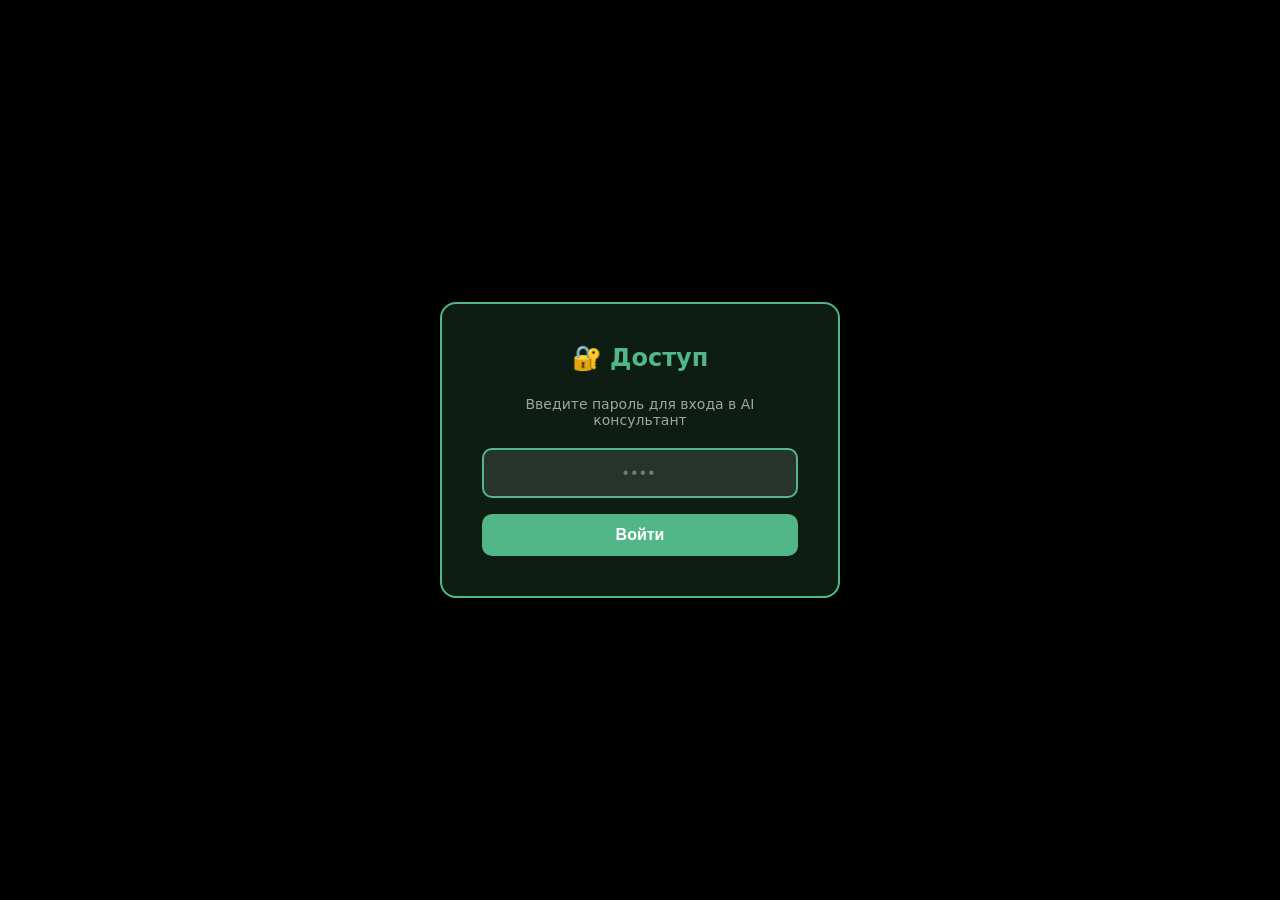
<file: ai-consultant.html>
<!DOCTYPE html>
<html lang="ru">
<head>
<meta charset="UTF-8">
<meta name="viewport" content="width=device-width,initial-scale=1">
<title>AI Консультант - ЭкоПотолкиСПБ</title>
<style>
*{margin:0;padding:0;box-sizing:border-box;}
:root{--green:#2D6A4F;--green-light:#52B788;}
html,body{height:100%;font-family:system-ui,sans-serif;background:#0f1410;overflow:hidden;}
#chatContainer{display:none !important;}
/* Стили пароля удалены - доступ открыт */
.chat-container{display:flex;flex-direction:column;height:100vh;position:relative;z-index:1;}
.chat-header{background:rgba(15,30,20,.95);border-bottom:1px solid rgba(82,183,136,.2);padding:16px 20px;display:flex;align-items:center;gap:16px;}
.chat-header a{color:rgba(255,255,255,.7);text-decoration:none;font-size:13px;font-weight:600;padding:6px 12px;border:1px solid rgba(255,255,255,.2);border-radius:16px;}
.chat-header-title{flex:1;}
.chat-header h1{font-size:18px;font-weight:800;color:#fff;}
.chat-header p{font-size:12px;color:rgba(255,255,255,.5);margin-top:2px;}
.ai-badge{background:linear-gradient(135deg,var(--green-light),var(--green));padding:4px 10px;border-radius:12px;font-size:10px;font-weight:700;color:#fff;text-transform:uppercase;letter-spacing:.5px;margin-left:8px;}
.messages-container{flex:1;overflow-y:auto;padding:24px 20px;background:linear-gradient(180deg,#0a1208 0%,#0f1410 100%);}
.message{display:flex;gap:12px;margin-bottom:16px;animation:slideIn .3s ease;}
@keyframes slideIn{from{opacity:0;transform:translateY(10px);}to{opacity:1;transform:translateY(0);}}
.message-avatar{width:36px;height:36px;border-radius:50%;background:var(--green);display:flex;align-items:center;justify-content:center;font-size:18px;flex-shrink:0;}
.message.user .message-avatar{background:#1e3a8a;}
.message-content{background:rgba(255,255,255,.05);padding:12px 16px;border-radius:12px;max-width:70%;color:rgba(255,255,255,.9);line-height:1.6;font-size:15px;}
.message-content strong{color:var(--green-light);font-weight:700;}
.message-content p{margin:8px 0;}
.typing-indicator{display:flex;gap:4px;padding:8px 0;}
.typing-dot{width:8px;height:8px;background:rgba(255,255,255,.4);border-radius:50%;animation:typingBounce 1.4s infinite;}
.typing-dot:nth-child(2){animation-delay:.2s;}
.typing-dot:nth-child(3){animation-delay:.4s;}
@keyframes typingBounce{0%,60%,100%{transform:translateY(0);}30%{transform:translateY(-10px);}}
.chat-input-container{padding:20px;background:rgba(15,30,20,.95);border-top:1px solid rgba(82,183,136,.2);}
.chat-input-wrapper{display:flex;gap:12px;align-items:flex-end;}
textarea{flex:1;padding:12px 16px;background:rgba(255,255,255,.1);border:2px solid rgba(82,183,136,.3);border-radius:12px;color:#fff;font-size:15px;resize:none;max-height:120px;font-family:system-ui,sans-serif;}
textarea:focus{outline:none;border-color:var(--green-light);}
button.send-btn{width:48px;height:48px;background:var(--green-light);border:none;border-radius:12px;color:#fff;cursor:pointer;display:flex;align-items:center;justify-content:center;font-size:20px;flex-shrink:0;}
button.send-btn:hover{opacity:.9;}
.password-modal{position:fixed;top:0;left:0;width:100%;height:100%;background:rgba(0,0,0,.95);display:flex !important;align-items:center;justify-content:center;z-index:9999 !important;}
.password-form{background:rgba(15,30,20,.98);border:2px solid var(--green-light);border-radius:16px;padding:40px;max-width:400px;text-align:center;}
.password-form h2{color:var(--green-light);margin-bottom:24px;font-size:24px;}
.password-form p{color:rgba(255,255,255,.6);margin-bottom:20px;font-size:14px;}
.password-form input{width:100%;padding:14px 16px;background:rgba(255,255,255,.1);border:2px solid rgba(82,183,136,.3);border-radius:10px;color:#fff;font-size:16px;margin-bottom:16px;text-align:center;letter-spacing:3px;}
.password-form input:focus{outline:none;border-color:var(--green-light);}
.password-form button{width:100%;padding:12px;background:var(--green-light);border:none;border-radius:10px;color:#fff;font-weight:600;cursor:pointer;font-size:16px;transition:.2s;}
.password-form button:hover{opacity:.9;}
.password-error{color:#ff6b6b;font-size:12px;margin-top:12px;display:none;}
.welcome{text-align:center;padding:40px 20px;color:rgba(255,255,255,.6);max-width:600px;margin:0 auto;}
.welcome h2{color:var(--green-light);margin-bottom:12px;font-size:24px;}
.welcome p{margin-bottom:20px;line-height:1.6;}
.suggestions{display:flex;flex-wrap:wrap;gap:10px;justify-content:center;margin-top:24px;}
.suggestion-chip{background:rgba(82,183,136,.15);border:1px solid rgba(82,183,136,.3);padding:8px 16px;border-radius:20px;font-size:13px;color:rgba(255,255,255,.8);cursor:pointer;transition:.2s;}
.suggestion-chip:hover{background:rgba(82,183,136,.25);color:#fff;}
@media(max-width:768px){
.message{max-width:90%;}
.message-content{max-width:85%;}
.chat-header h1{font-size:16px;}
.chat-header p{font-size:11px;}
.chat-container{height:100vh;height:100dvh;}
.messages-container{padding-bottom:20px;}
.chat-input-container{position:sticky;bottom:0;z-index:100;padding:16px;box-shadow:0 -4px 12px rgba(0,0,0,.3);}
textarea{font-size:16px;}
button.send-btn{width:44px;height:44px;}
}
</style>
</head>
<body>

<!-- Модальное окно пароля -->
<div class="password-modal" id="passwordModal">
  <div class="password-form">
    <h2>🔐 Доступ</h2>
    <p>Введите пароль для входа в AI консультант</p>
    <input type="password" id="passwordInput" placeholder="••••" onkeypress="if(event.key==='Enter') checkPassword()">
    <button onclick="checkPassword()">Войти</button>
    <div class="password-error" id="passwordError">Неверный пароль!</div>
  </div>
</div>

<div class="chat-container" id="chatContainer">
  <div class="chat-header">
    <a href="index.html">← Назад</a>
    <div class="chat-header-title">
      <h1>AI Консультант <span class="ai-badge">Эксперт</span></h1>
      <p>Профессиональная консультация по натяжным потолкам</p>
    </div>
  </div>

  <div class="messages-container" id="messages">
    <div class="welcome" id="welcomeMessage">
      <h2>👋 Здравствуйте!</h2>
      <p>Я — AI-консультант ЭкоПотолкиСПБ. Помогу вам с выбором натяжного потолка, подбором материалов, светильников и расчётом стоимости.</p>
      <p style="font-size:13px;color:rgba(255,255,255,.5);">Задайте любой вопрос</p>
      <div class="suggestions">
        <div class="suggestion-chip" onclick="sendSuggestion('Какой материал потолка выбрать для спальни?')">Материал для спальни</div>
        <div class="suggestion-chip" onclick="sendSuggestion('Сколько стоит потолок 20 м²?')">Расчёт стоимости</div>
        <div class="suggestion-chip" onclick="sendSuggestion('Как выбрать светильники?')">Выбор светильников</div>
        <div class="suggestion-chip" onclick="sendSuggestion('Парящий потолок или обычный?')">Парящий потолок</div>
      </div>
    </div>
  </div>

  <div class="chat-input-container">
    <div class="chat-input-wrapper">
      <textarea id="chatInput" placeholder="Введите сообщение..." rows="1"></textarea>
      <button class="send-btn" onclick="sendMessage()">→</button>
    </div>
  </div>
</div>

<script>
// Проверка пароля
const CORRECT_PASSWORD = '3852';

function checkPassword(){
  var input = document.getElementById('passwordInput');
  var error = document.getElementById('passwordError');

  if(input.value === CORRECT_PASSWORD){
    document.getElementById('passwordModal').style.display = 'none !important';
    var chatContainer = document.getElementById('chatContainer');
    chatContainer.style.display = 'flex';
    chatContainer.style.setProperty('display', 'flex', 'important');
    input.value = '';
    error.style.display = 'none';
  } else {
    error.style.display = 'block';
    input.value = '';
    input.focus();
  }
}

// Автофокус на поле пароля
window.addEventListener('load', function(){
  document.getElementById('passwordInput').focus();
});

function addMessage(text,sender){
  var welcome=document.getElementById('welcomeMessage');
  if(welcome)welcome.remove();

  var container=document.getElementById('messages');
  var msg=document.createElement('div');
  msg.className='message '+sender;

  var avatar=document.createElement('div');
  avatar.className='message-avatar';
  avatar.textContent=sender==='ai'?'🤖':'👤';

  var content=document.createElement('div');
  content.className='message-content';
  content.innerHTML=formatMessage(text);

  msg.appendChild(avatar);
  msg.appendChild(content);
  container.appendChild(msg);
  container.scrollTop=container.scrollHeight;
}

function formatMessage(text){
  return text
    .replace(/\*\*(.*?)\*\*/g,'<strong>$1</strong>')
    .replace(/\n/g,'<br>');
}

function showTyping(){
  var container=document.getElementById('messages');
  var typing=document.createElement('div');
  typing.className='message ai';
  typing.id='typingIndicator';
  typing.innerHTML='<div class="message-avatar">🤖</div><div class="message-content"><div class="typing-indicator"><div class="typing-dot"></div><div class="typing-dot"></div><div class="typing-dot"></div></div></div>';
  container.appendChild(typing);
  container.scrollTop=container.scrollHeight;
}

function hideTyping(){
  var typing=document.getElementById('typingIndicator');
  if(typing)typing.remove();
}

function getMockResponse(userMessage){
  var lower=userMessage.toLowerCase();

  // ЗАПИСЬ НА ЗАМЕР/МОНТАЖ, ВЫЕЗД (приоритет!)
  if(lower.indexOf('замер')!==-1 || lower.indexOf('записа')!==-1 || lower.indexOf('приеха')!==-1 || (lower.indexOf('когда')!==-1 && lower.indexOf('приеха')!==-1) || lower.indexOf('куда')!==-1 || lower.indexOf('выезд')!==-1){
    return '**Запись на замер и монтаж** 📅\n\n'+
           '**БЕСПЛАТНЫЙ ЗАМЕР:**\n\n'+
           '✓ Выезд мастера — **БЕСПЛАТНО!**\n'+
           '✓ Замер всех помещений\n'+
           '✓ Расчёт точной стоимости на месте\n'+
           '✓ Образцы материалов с собой\n'+
           '✓ Консультация по дизайну\n'+
           '✓ Договор можем подписать сразу\n\n'+
           '**КОГДА МОЖЕМ ПРИЕХАТЬ:**\n\n'+
           '🕐 **Сегодня/завтра** — если звоните до 17:00\n'+
           '📆 **В удобное вам время:**\n'+
           '• Будни: 09:00 — 21:00\n'+
           '• Выходные: 10:00 — 20:00\n'+
           '• Даже вечером можем!\n\n'+
           '**КУДА ВЫЕЗЖАЕМ:**\n\n'+
           '✅ **Санкт-Петербург** — бесплатно!\n'+
           '✅ **Ленинградская область** (до 50 км) — бесплатно!\n\n'+
           '**За город (50+ км):**\n'+
           '• До 100 км: +500₽\n'+
           '• 100-150 км: +1000₽\n'+
           '• 150+ км: договариваемся индивидуально\n\n'+
           '💡 **При заказе — выезд везде БЕСПЛАТНО!**\n\n'+
           '**Районы СПб (выезжаем везде):**\n'+
           '• Центральный, Адмиралтейский\n'+
           '• Василеостровский, Петроградский\n'+
           '• Выборгский, Калининский\n'+
           '• Красногвардейский, Невский\n'+
           '• Фрунзенский, Московский\n'+
           '• Кировский, Приморский\n'+
           '• Курортный, Кронштадтский\n'+
           '• Петродворцовый, Пушкинский\n'+
           '• Колпинский, Красносельский\n\n'+
           '**ЛО (основные направления):**\n'+
           '• Всеволожский район\n'+
           '• Гатчинский район\n'+
           '• Кировский район\n'+
           '• Тосненский район\n'+
           '• Выборгский район\n'+
           '• Ломоносовский район\n\n'+
           '**ЗАПИСЬ НА МОНТАЖ:**\n\n'+
           '**Сроки:**\n'+
           '1️⃣ Замер — сегодня/завтра\n'+
           '2️⃣ Изготовление полотна — **2-3 дня**\n'+
           '3️⃣ Монтаж — **на 3-4 день** после замера\n\n'+
           '⚡ **СРОЧНЫЙ МОНТАЖ:**\n'+
           '• Полотно за 24 часа (+30% к стоимости)\n'+
           '• Монтаж на следующий день\n\n'+
           '**Время монтажа:**\n'+
           '• Стандартная комната: 3-4 часа\n'+
           '• Большая площадь: 5-7 часов\n'+
           '• Двухуровневый: 1 день\n\n'+
           '**КАК ЗАПИСАТЬСЯ:**\n\n'+
           '📞 **Позвоните:** +7 (961) 610-11-11\n'+
           '💬 **Напишите в WhatsApp:** +7 (961) 610-11-11\n'+
           '📱 **Telegram:** @ecopotolkispb\n\n'+
           '**Скажите:**\n'+
           '1. Ваш адрес\n'+
           '2. Удобное время\n'+
           '3. Количество комнат\n\n'+
           '✅ Мастер приедет с образцами!\n'+
           '✅ Расчёт за 10 минут!\n'+
           '✅ Договор можем подписать сразу!\n\n'+
           '**P.S.** Если не уверены — можем просто приехать, показать образцы, посчитать. **БЕЗ ОБЯЗАТЕЛЬСТВ!** 😊';
  }

  // СКИДКИ ДЛЯ ПЕНСИОНЕРОВ (приоритет!)
  if(lower.indexOf('пенсион')!==-1 || lower.indexOf('пожил')!==-1 || lower.indexOf('старик')!==-1 || lower.indexOf('льгот')!==-1 || lower.indexOf('бабушк')!==-1 || lower.indexOf('дедушк')!==-1){
    return '**Скидки для пенсионеров** 👵👴\n\n'+
           '✨ **ДА, У НАС ЕСТЬ СКИДКИ ДЛЯ ПЕНСИОНЕРОВ!** ✨\n\n'+
           '**Всё индивидуально!** 🎁\n\n'+
           'Мы всегда идём навстречу нашим **самым мудрым клиентам**. Каждая ситуация уникальна, поэтому:\n\n'+
           '✓ Скидка зависит от объёма работ\n'+
           '✓ Учитываем ваш бюджет\n'+
           '✓ Предлагаем оптимальные варианты\n'+
           '✓ Можем разбить оплату на части\n\n'+
           '**ОБЫЧНО СКИДКА:**\n\n'+
           '🎯 **5-15%** в зависимости от площади\n'+
           '🎯 **Дополнительная скидка** при заказе нескольких комнат\n'+
           '🎯 **Специальные акции** для пенсионеров (уточняйте!)\n\n'+
           '**ПРИМЕР:**\n\n'+
           '**Спальня 16 м²** (стандартный расчёт):\n'+
           '• Матовый: 16 м² × 350₽ = 5 600₽\n'+
           '• Монтаж: 16 м² × 200₽ = 3 200₽\n'+
           '• Светильники (4 шт): 1 400₽\n'+
           '**Итого:** 10 200₽\n\n'+
           '**Для пенсионера со скидкой 10%:**\n'+
           '10 200₽ - 1 020₽ = **9 180₽** ✅\n\n'+
           '**ДОПОЛНИТЕЛЬНЫЕ ПЛЮШКИ:**\n\n'+
           '💡 **Бесплатный выезд** замерщика (всегда!)\n'+
           '💡 **Консультация** на дому с образцами\n'+
           '💡 **Помощь с выбором** — объясним всё простым языком\n'+
           '💡 **Гибкая оплата** — можно частями\n'+
           '💡 **Гарантия 2 года** — спокойствие и надёжность\n\n'+
           '**НЕ СТЕСНЯЙТЕСЬ СПРОСИТЬ О СКИДКЕ!** 🙏\n\n'+
           'Мы понимаем, что пенсия — это не миллион рублей. Поэтому всегда ищем способ сделать красивый потолок **доступным для каждого**.\n\n'+
           '**КАК ПОЛУЧИТЬ СКИДКУ:**\n\n'+
           '1️⃣ Позвоните: **+7 (961) 610-11-11**\n'+
           '2️⃣ Скажите, что вы пенсионер\n'+
           '3️⃣ Мастер приедет, замерит, рассчитает **ВСЁ С УЧЁТОМ СКИДКИ!**\n'+
           '4️⃣ При замере покажите пенсионное удостоверение\n\n'+
           '💬 **Можем приехать с родственниками** — объясним им, почему натяжной потолок — это правильный выбор!\n\n'+
           '👴👵 **Работаем честно!** Наши родители тоже пенсионеры — мы их уважаем и вас тоже! ❤️\n\n'+
           '**P.S.** Если бюджет совсем ограничен — предложим самый экономичный, но качественный вариант. **Красота доступна каждому!** 😊';
  }

  // МЕБЕЛЬ И ПОСЛЕДОВАТЕЛЬНОСТЬ РАБОТ (приоритет!)
  if(lower.indexOf('мебел')!==-1 || lower.indexOf('шкаф')!==-1 || lower.indexOf('последовательн')!==-1 || lower.indexOf('сначала')!==-1 || lower.indexOf('потом')!==-1 || lower.indexOf('очеред')!==-1 || lower.indexOf('добор')!==-1 || lower.indexOf('гарнитур')!==-1){
    return '**Мебель и натяжные потолки — правильная последовательность!** 🛋️\n\n'+
           '**ГЛАВНОЕ ПРАВИЛО:**\n\n'+
           '✅ **Мебель ПОСЛЕ потолков!** (в 90% случаев)\n\n'+
           '**ПОЧЕМУ ТАК:**\n\n'+
           '**1. Чистота:**\n'+
           '• При монтаже потолка — пыль от сверления\n'+
           '• Мебель может запылиться\n'+
           '• Лучше занести мебель в чистую комнату!\n\n'+
           '**2. Удобство монтажа:**\n'+
           '• Мастерам нужен доступ ко всем стенам\n'+
           '• Профиль крепится по периметру\n'+
           '• Мебель может мешать\n\n'+
           '**3. Безопасность мебели:**\n'+
           '• Тепловая пушка нагревает воздух до +60-70°C\n'+
           '• Мебель может повредиться от жара\n\n'+
           '**ПРАВИЛЬНАЯ ПОСЛЕДОВАТЕЛЬНОСТЬ:**\n\n'+
           '1️⃣ **Черновая отделка** (штукатурка, стяжка)\n'+
           '2️⃣ **Электрика** (провода под светильники)\n'+
           '3️⃣ **Чистовая отделка стен** (обои, покраска)\n'+
           '4️⃣ **НАТЯЖНОЙ ПОТОЛОК** ✅\n'+
           '5️⃣ **Напольное покрытие** (ламинат, плитка)\n'+
           '6️⃣ **МЕБЕЛЬ** (привозим, собираем, расставляем)\n\n'+
           '**ИСКЛЮЧЕНИЕ: КРЕПЛЕНИЕ К МЕБЕЛИ!** ⚠️\n\n'+
           '**Когда мебель нужна ДО потолка:**\n\n'+
           '🔧 **1. Крепление к шкафам:**\n'+
           '• Встроенные шкафы-купе\n'+
           '• Потолок крепится к верху шкафа\n'+
           '• Экономия на профиле!\n\n'+
           '🔧 **2. Крепление к доборам:**\n'+
           '• Добор — это планка над дверью/шкафом\n'+
           '• Профиль крепится к добору\n'+
           '• Красивый переход без щелей\n\n'+
           '🔧 **3. Кухонный гарнитур:**\n'+
           '• Если верхние шкафы до потолка\n'+
           '• Профиль крепится к шкафам\n'+
           '• Гарнитур должен быть УСТАНОВЛЕН и ВЫРОВНЕН!\n\n'+
           '**КАК ДЕЛАЕМ:**\n\n'+
           '**Вариант 1: Мебели ещё нет (стандарт)**\n\n'+
           '1. Делаем потолок\n'+
           '2. Вы заказываете мебель\n'+
           '3. Привозите, собираете\n'+
           '4. Всё идеально! ✨\n\n'+
           '**Вариант 2: Мебель уже стоит**\n\n'+
           '• Можем сделать потолок!\n'+
           '• Отодвигаем мебель от стен (30-50 см)\n'+
           '• Монтируем потолок\n'+
           '• Задвигаем мебель обратно\n\n'+
           '⚠️ **Но лучше вынести!** (меньше риска повреждения)\n\n'+
           '**Вариант 3: Встроенный шкаф**\n\n'+
           '1. Устанавливаете шкаф\n'+
           '2. Вызываете нас\n'+
           '3. Крепим профиль к верху шкафа\n'+
           '4. Экономия + красота!\n\n'+
           '**КУХНЯ — ОСОБЫЙ СЛУЧАЙ!** 🍳\n\n'+
           '**Если кухня ДО ПОТОЛКА:**\n\n'+
           '✅ **Сначала гарнитур!**\n'+
           '• Устанавливаете кухню\n'+
           '• Выравниваете шкафы\n'+
           '• Мы крепим потолок к шкафам\n\n'+
           '**Если кухня НЕ до потолка:**\n\n'+
           '✅ **Сначала потолок!**\n'+
           '• Делаем потолок\n'+
           '• Потом ставите кухню\n'+
           '• Между шкафами и потолком — красивый зазор\n\n'+
           '**ШКАФЫ-КУПЕ И ГАРДЕРОБНЫЕ:**\n\n'+
           '**Встроенный шкаф:**\n'+
           '• Собираете шкаф\n'+
           '• Потом потолок (крепим к шкафу)\n\n'+
           '**Отдельностоящий шкаф:**\n'+
           '• Сначала потолок\n'+
           '• Потом шкаф\n\n'+
           '**ЧТО ЕСЛИ УЖЕ ВСЁ НЕПРАВИЛЬНО?** 😅\n\n'+
           'Не переживайте! Мы работали в самых сложных условиях:\n\n'+
           '✓ Мебель стоит — отодвинем\n'+
           '✓ Вынести нельзя — обойдём\n'+
           '✓ Шкаф вплотную — найдём решение\n\n'+
           '**СОВЕТ ОТ МАСТЕРОВ:**\n\n'+
           '💡 **Планируете ремонт?**\n'+
           '1. Позвоните нам **ДО заказа мебели**\n'+
           '2. Мы приедем, замерим, посоветуем\n'+
           '3. Расскажем, как правильно\n'+
           '4. Сэкономите время и деньги!\n\n'+
           '**ЧАСТЫЕ ОШИБКИ:**\n\n'+
           '❌ Заказали мебель → она мешает потолку\n'+
           '❌ Сделали потолок → мебель не вписывается\n'+
           '❌ Поставили шкаф криво → потолок косой\n\n'+
           '✅ **Правильно:**\n'+
           '• Планируем всё сразу\n'+
           '• Консультируемся с мастерами\n'+
           '• Делаем в правильном порядке\n\n'+
           '**ИТОГО:**\n\n'+
           '🏆 **90% случаев:** ПОТОЛОК → МЕБЕЛЬ\n'+
           '🏆 **10% (крепление к мебели):** МЕБЕЛЬ → ПОТОЛОК\n\n'+
           '**Не уверены?** Позвоните: **+7 (961) 610-11-11**\n\n'+
           'Мастер приедет, посмотрит вашу ситуацию, **скажет точно**, как лучше! **Консультация БЕСПЛАТНО!** 😊';
  }

  // ЦВЕТА И ОТТЕНКИ
  if(lower.indexOf('цвет')!==-1 || lower.indexOf('оттенок')!==-1 || lower.indexOf('чёрн')!==-1 || lower.indexOf('черн')!==-1 || lower.indexOf('темн')!==-1 || lower.indexOf('бежев')!==-1 || lower.indexOf('серый')!==-1){
    return '**Цветовые решения для натяжных потолков** 🎨\n\n'+
           '**Популярные цвета:**\n\n'+
           '**Белый** — классика (350-450₽/м²)\n'+
           '✓ Визуально увеличивает пространство\n'+
           '✓ Универсален для любого интерьера\n'+
           '✓ Отражает максимум света\n\n'+
           '**Бежевый, кремовый** (500₽/м²)\n'+
           '✓ Тёплая уютная атмосфера\n'+
           '✓ Идеально для спальни, гостиной\n'+
           '✓ Скрывает мелкие загрязнения\n\n'+
           '**Серый** (500₽/м²)\n'+
           '✓ Современный стиль\n'+
           '✓ Сочетается с любыми цветами\n'+
           '✓ Не маркий\n\n'+
           '**Чёрный, тёмные** (500₽/м²)\n'+
           '✓ Драматичный эффект\n'+
           '✓ Визуально углубляет пространство\n'+
           '✓ Для высоких потолков (от 2.8м)\n'+
           '✓ Лучше матовый или сатин\n\n'+
           '**Цветные** — красный, синий, зелёный (500₽/м²)\n'+
           '✓ Акцентная зона\n'+
           '✓ Детская комната\n'+
           '✓ Тематический дизайн\n\n'+
           '**Совет:** Тёмные потолки "съедают" 15-20см высоты визуально!\n\n'+
           'Какой цвет интересует? Подскажу детальнее! 📞 **+7 (961) 610-11-11**';
  }

  // ФОТОПЕЧАТЬ И ДИЗАЙН
  if(lower.indexOf('фотопечат')!==-1 || lower.indexOf('рисунок')!==-1 || lower.indexOf('картинк')!==-1 || lower.indexOf('принт')!==-1){
    return '**Фотопечать на натяжном потолке** 🖼️\n\n'+
           '**Что это:**\n'+
           'Любое изображение наносится на полотно — от неба до абстракции!\n\n'+
           '**Стоимость:**\n'+
           '• Готовый каталог: **от 1200₽/м²**\n'+
           '• Ваше фото: **от 1500₽/м²**\n'+
           '• Высокое разрешение (HD): **от 1800₽/м²**\n\n'+
           '**Популярные темы:**\n'+
           '✓ Небо с облаками — визуально выше\n'+
           '✓ Космос, звёзды — для детской\n'+
           '✓ Цветы, природа — для спальни\n'+
           '✓ Абстракция — для гостиной\n'+
           '✓ Карта мира — для кабинета\n\n'+
           '**Важно:**\n'+
           '• Фото должно быть высокого качества (300 dpi)\n'+
           '• Лучше на матовом или сатиновом полотне\n'+
           '• Печать яркая, не выцветает 10+ лет\n\n'+
           '**Пример:** Детская 4×4м (16 м²):\n'+
           '16 м² × 1200₽ + монтаж 3200₽ = **~22 400₽**\n\n'+
           'Покажем каталог бесплатно! 📞 **+7 (961) 610-11-11**';
  }

  // ДВУХУРОВНЕВЫЕ ПОТОЛКИ
  if(lower.indexOf('двухуровн')!==-1 || lower.indexOf('уровн')!==-1 || lower.indexOf('короб')!==-1 || lower.indexOf('ступен')!==-1){
    return '**Двухуровневые натяжные потолки** 🏗️\n\n'+
           '**Преимущества:**\n'+
           '✓ Зонирование пространства\n'+
           '✓ Скрытая подсветка между уровнями\n'+
           '✓ Визуально интереснее\n'+
           '✓ Скрывает балки, трубы\n\n'+
           '**Варианты конструкции:**\n\n'+
           '**1. Гипсокартонный короб + натяжной центр**\n'+
           '• Короб по периметру 30-40см\n'+
           '• LED-лента в нише\n'+
           '• Центр — глянцевый или сатин\n'+
           '• Стоимость короба: **от 2500₽/пог.м**\n\n'+
           '**2. Два натяжных уровня**\n'+
           '• Специальный разделительный профиль\n'+
           '• Разные цвета/текстуры\n'+
           '• Быстрый монтаж\n'+
           '• Дополнительно: **+150₽/м** к базе\n\n'+
           '**3. Комбинированный "парящий"**\n'+
           '• Нижний уровень с подсветкой\n'+
           '• Эффект левитации\n'+
           '• Самый популярный!\n\n'+
           '**Стоимость** для зала 5×6м:\n'+
           '• Короб ГКЛ (22 пог.м): 55 000₽\n'+
           '• Натяжной центр (20 м²): 11 000₽\n'+
           '• LED-лента: 8 000₽\n'+
           '**ИТОГО: ~74 000₽**\n\n'+
           '**Срок монтажа:** 2-3 дня\n\n'+
           'Дизайн-проект бесплатно! 📞 **+7 (961) 610-11-11**';
  }

  // ТКАНЕВЫЕ ПОТОЛКИ
  if(lower.indexOf('ткан')!==-1 || lower.indexOf('descor')!==-1 || lower.indexOf('дескор')!==-1 || lower.indexOf('бесшовн')!==-1){
    return '**Тканевые натяжные потолки** 🎭\n\n'+
           '**Что это:**\n'+
           'Полотно из полиэстера с полиуретановой пропиткой (не ПВХ-плёнка!)\n\n'+
           '**Преимущества:**\n'+
           '✓ Бесшовные до 5 метров ширины\n'+
           '✓ "Дышат" — естественная вентиляция\n'+
           '✓ Выдерживают мороз (для дач!)\n'+
           '✓ Более прочные (+50% к ПВХ)\n'+
           '✓ Можно красить акрилом\n'+
           '✓ Экологичны\n\n'+
           '**Недостатки:**\n'+
           '❌ Дороже ПВХ в 2 раза\n'+
           '❌ Только матовая фактура\n'+
           '❌ Не спасут от затопления\n'+
           '❌ Впитывают запахи\n\n'+
           '**Стоимость:**\n'+
           '• Descor (Германия): **1200₽/м²**\n'+
           '• Clipso (Швейцария): **1500₽/м²**\n'+
           '• Монтаж: **200₽/м²**\n\n'+
           '**Где использовать:**\n'+
           '✓ Деревянные дома\n'+
           '✓ Дачи без отопления\n'+
           '✓ Эко-интерьеры\n'+
           '✓ Детские (гипоаллергенны)\n\n'+
           '**Пример:** Гостиная 5×6м (30 м²):\n'+
           '30 м² × 1200₽ + монтаж 6000₽ = **~42 000₽**\n\n'+
           'Образцы покажем бесплатно! 📞 **+7 (961) 610-11-11**';
  }

  // УХОД И ОБСЛУЖИВАНИЕ
  if(lower.indexOf('ухаживать')!==-1 || lower.indexOf('мыть')!==-1 || lower.indexOf('чист')!==-1 || lower.indexOf('помыть')!==-1){
    return '**Уход за натяжными потолками** 🧽\n\n'+
           '**Хорошая новость:** Минимальный уход!\n\n'+
           '**Как мыть:**\n\n'+
           '**Матовые:**\n'+
           '• Влажная мягкая тряпка\n'+
           '• Мыльный раствор\n'+
           '• Круговые движения без нажима\n\n'+
           '**Глянцевые:**\n'+
           '• Специальное средство для стёкол (без спирта!)\n'+
           '• Микрофибра\n'+
           '• Протирать БЕЗ разводов\n\n'+
           '**Сатиновые:**\n'+
           '• Сухая тряпка от пыли\n'+
           '• При загрязнении — влажная уборка\n\n'+
           '**НЕЛЬЗЯ:**\n'+
           '❌ Абразивные порошки\n'+
           '❌ Щётки, жёсткие губки\n'+
           '❌ Ацетон, растворители\n'+
           '❌ Средства с хлором\n'+
           '❌ Давить/тереть с усилием\n\n'+
           '**Как часто:**\n'+
           '• Жилые комнаты: **1 раз в год**\n'+
           '• Кухня: **2-3 раза в год**\n'+
           '• Ванная: **по мере загрязнения**\n\n'+
           '**Профессиональная чистка:**\n'+
           '• Парогенератором\n'+
           '• Удаление сложных пятен\n'+
           '• Стоимость: **от 100₽/м²**\n\n'+
           '**Совет:** Не курите под потолком — въедается запах!\n\n'+
           'Вызвать клининг: 📞 **+7 (961) 610-11-11**';
  }

  // ЗАТОПЛЕНИЕ И ВОДА
  if(lower.indexOf('затопл')!==-1 || lower.indexOf('вода')!==-1 || lower.indexOf('протечк')!==-1 || lower.indexOf('залили')!==-1 || lower.indexOf('потоп')!==-1){
    return '**Затопление и натяжной потолок** 💧\n\n'+
           '**Хорошая новость:** ПВХ-полотно СПАСЁТ от потопа!\n\n'+
           '**Что происходит:**\n'+
           '• Полотно растягивается как "пузырь"\n'+
           '• Удерживает до **100 литров/м²**\n'+
           '• Вода не попадает на мебель, пол\n\n'+
           '**Что делать:**\n'+
           '1. **НЕ ТРОГАЙТЕ пузырь!** Не прокалывайте!\n'+
           '2. Отключите электричество (люстру, светильники)\n'+
           '3. Звоните нам: **+7 (961) 610-11-11**\n'+
           '4. Мастер приедет, сольёт воду через техотверстие\n'+
           '5. Просушит полотно\n'+
           '6. Установит обратно\n\n'+
           '**Стоимость ремонта:**\n'+
           '• Слив воды: **от 2000₽**\n'+
           '• Демонтаж/монтаж: **от 300₽/м²**\n'+
           '• Сушка: **бесплатно**\n\n'+
           '**Важно:**\n'+
           '✓ Глянцевые и сатиновые — восстанавливаются на 100%\n'+
           '✓ Матовые — могут остаться разводы (редко)\n'+
           '✓ Ткань — НЕ спасёт! Вода проходит насквозь\n\n'+
           '**Срок ремонта:** 2-3 часа\n\n'+
           '**ВНИМАНИЕ:** Горячая вода (>70°C) может повредить ПВХ безвозвратно!\n\n'+
           '**Пример:** Затопили спальню 4×4м (16 м²)\n'+
           '• Выезд + слив: 2000₽\n'+
           '• Демонтаж/монтаж: 4800₽\n'+
           '**ИТОГО: ~6 800₽**\n\n'+
           'Экстренный выезд: 📞 **+7 (961) 610-11-11**';
  }

  // ПОВРЕЖДЕНИЯ И РЕМОНТ
  if(lower.indexOf('порв')!==-1 || lower.indexOf('прокол')!==-1 || lower.indexOf('дырк')!==-1 || lower.indexOf('повредил')!==-1 || lower.indexOf('ремонт')!==-1 || lower.indexOf('починить')!==-1){
    return '**Ремонт натяжных потолков** 🔧\n\n'+
           '**Виды повреждений:**\n\n'+
           '**1. Прокол до 2 см** (мебель, пробка)\n'+
           '• Ремонт: **заплатка или аппликация**\n'+
           '• Стоимость: **от 1500₽**\n'+
           '• Незаметна на расстоянии\n\n'+
           '**2. Порез 2-15 см**\n'+
           '• Если у края: перетяжка этого участка\n'+
           '• Если в центре: заплатка + декор\n'+
           '• Стоимость: **от 3000₽**\n\n'+
           '**3. Порез >15 см**\n'+
           '• Полная замена полотна\n'+
           '• Багет остаётся\n'+
           '• Стоимость: как новый потолок\n\n'+
           '**4. Отошёл от стены**\n'+
           '• Перегрев или усадка стен\n'+
           '• Заправка обратно: **от 500₽/пог.м**\n'+
           '• Быстро, без замены\n\n'+
           '**5. Провис**\n'+
           '• Плохой монтаж или перегрев\n'+
           '• Перетяжка: **от 2000₽**\n\n'+
           '**Можно ли отремонтировать:**\n'+
           '✓ Проколы до 5 см — ДА\n'+
           '✓ Порезы до края 10 см — ДА\n'+
           '✓ Отошёл от стены — ДА\n'+
           '❌ Порез в центре >20 см — только замена\n'+
           '❌ Разошёлся шов — только замена\n\n'+
           '**Профилактика:**\n'+
           '• Осторожно с высокой мебелью\n'+
           '• Не открывайте шампанское под потолком 🍾\n'+
           '• Не играйте с дротиками\n'+
           '• Не запускайте дроны в комнате\n\n'+
           '**Гарантия:** На наши работы — **2 года**\n\n'+
           'Вызвать мастера: 📞 **+7 (961) 610-11-11**';
  }

  // ЗВУКОИЗОЛЯЦИЯ
  if(lower.indexOf('шум')!==-1 || lower.indexOf('звук')!==-1 || lower.indexOf('изоляц')!==-1 || lower.indexOf('тихо')!==-1 || lower.indexOf('соседи')!==-1){
    return '**Звукоизоляция натяжных потолков** 🔇\n\n'+
           '**Правда:**\n'+
           'Сам натяжной потолок даёт **минимальную** звукоизоляцию (2-3 дБ).\n\n'+
           '**НО! Можно усилить:**\n\n'+
           '**1. Акустическая минвата** (Rockwool, Isover)\n'+
           '• Укладка под потолок 5-10 см\n'+
           '• Снижает шум на **15-25 дБ**\n'+
           '• Стоимость: **от 800₽/м²** (материал + работа)\n\n'+
           '**2. Акустические плиты** (Шуманет, PhoneStar)\n'+
           '• Крепятся к базовому потолку\n'+
           '• Снижают шум на **20-30 дБ**\n'+
           '• Стоимость: **от 1200₽/м²**\n\n'+
           '**3. Тканевое полотно**\n'+
           '• Лучше ПВХ на **3-5 дБ**\n'+
           '• "Дышащая" структура\n'+
           '• +1200₽/м² к стоимости\n\n'+
           '**Комплексное решение:**\n'+
           'Для комнаты 4×5м (20 м²):\n'+
           '• Минвата 10см: 20 м² × 800₽ = **16 000₽**\n'+
           '• Натяжной потолок: **11 000₽**\n'+
           '**ИТОГО: ~27 000₽**\n\n'+
           '**Снижение шума:** до 25 дБ (топот, разговоры почти не слышны)\n\n'+
           '**Важно:**\n'+
           '• Звукоизоляция "съест" 8-12 см высоты\n'+
           '• Лучше работает с плотно закрытыми дверями\n'+
           '• Вентиляция обязательна!\n\n'+
           'Консультация акустика бесплатно! 📞 **+7 (961) 610-11-11**';
  }

  // КОРИДОР И ПРИХОЖАЯ
  if(lower.indexOf('коридор')!==-1 || lower.indexOf('прихож')!==-1 || lower.indexOf('узк')!==-1){
    return '**Потолок для коридора** 🚪\n\n'+
           '**Особенности:**\n'+
           '• Часто узкий и длинный\n'+
           '• Мало света\n'+
           '• Высокая проходимость\n\n'+
           '**Лучшие решения:**\n\n'+
           '**1. Глянцевый белый** (450₽/м²) — ТОП!\n'+
           '✓ Отражает свет — визуально шире\n'+
           '✓ Легко моется (руки, одежда)\n'+
           '✓ Расширяет пространство\n\n'+
           '**2. Комбинированный** (матовый + глянец)\n'+
           '✓ Глянцевая полоса по центру\n'+
           '✓ Визуально вытягивает\n'+
           '✓ Стильно!\n\n'+
           '**Освещение:**\n'+
           '• Точечные светильники **в линию** по центру\n'+
           '• Расстояние: **80-100 см** друг от друга\n'+
           '• Для коридора 1×5м: **5-6 светильников**\n\n'+
           '**Цветовые хитрости:**\n'+
           '• Светлые тона — визуально шире\n'+
           '• Глянец вдоль — коридор длиннее\n'+
           '• Тёмный — только для широких (>1.5м)\n\n'+
           '**Стоимость** для коридора 1×5м (5 м²):\n'+
           '• Глянцевый: 5 м² × 450₽ = 2 250₽\n'+
           '• Монтаж: 5 м² × 200₽ = 1 000₽\n'+
           '• Светильники (5 шт): 1 750₽\n'+
           '**ИТОГО: ~5 000₽** ✨\n\n'+
           'Бесплатный замер: 📞 **+7 (961) 610-11-11**';
  }

  // БАЛКОН И ЛОДЖИЯ
  if(lower.indexOf('балкон')!==-1 || lower.indexOf('лоджи')!==-1){
    return '**Потолок для балкона/лоджии** 🏢\n\n'+
           '**Важно определить:**\n'+
           '• Застеклён ли балкон?\n'+
           '• Есть ли отопление?\n\n'+
           '**Варианты:**\n\n'+
           '**1. Утеплённый балкон** (есть отопление)\n'+
           '✓ Любое ПВХ-полотно (350-500₽/м²)\n'+
           '✓ Глянцевое — визуально больше\n'+
           '✓ Стандартный монтаж\n\n'+
           '**2. Холодный балкон** (застеклён, но не отапливается)\n'+
           '⚠️ ПВХ при -5°C **дубеет** и может треснуть!\n'+
           '✓ Тканевое полотно (1200₽/м²) — выдерживает мороз\n'+
           '✓ Или качественное ПВХ (минимум -10°C)\n\n'+
           '**3. Открытый балкон**\n'+
           '❌ Натяжной потолок НЕ подходит!\n'+
           '✓ Альтернатива: пластиковые панели, реечный потолок\n\n'+
           '**Освещение для балкона:**\n'+
           '• 2-3 точечных светильника\n'+
           '• LED-лента по периметру (1500₽/комплект)\n'+
           '• Влагозащищённые (IP44)\n\n'+
           '**Стоимость** для лоджии 3×1.5м (4.5 м²):\n'+
           '• Глянцевый ПВХ: 4.5 м² × 450₽ = 2 025₽\n'+
           '• Монтаж: 4.5 м² × 200₽ = 900₽\n'+
           '• Светильники (3 шт): 1 050₽\n'+
           '**ИТОГО: ~4 000₽**\n\n'+
           '**Совет:** Если балкон промерзает зимой — только ткань!\n\n'+
           'Консультация: 📞 **+7 (961) 610-11-11**';
  }

  // ГАРАНТИЯ И СРОК СЛУЖБЫ
  if(lower.indexOf('гарантия')!==-1 || lower.indexOf('гарант')!==-1 || lower.indexOf('срок служб')!==-1 || lower.indexOf('сколько прослуж')!==-1 || lower.indexOf('надолго')!==-1){
    return '**Гарантия и срок службы** ⏰\n\n'+
           '**Гарантия на работы:** **2 года**\n'+
           '• Провис, отслоение от стены\n'+
           '• Деформация полотна\n'+
           '• Дефекты монтажа\n\n'+
           '**Гарантия на полотно:** **12 лет** (от производителя)\n'+
           '• Выцветание\n'+
           '• Появление пятен без причины\n'+
           '• Разрыв шва (брак)\n\n'+
           '**Реальный срок службы:**\n'+
           '✓ ПВХ-полотно: **15-25 лет**\n'+
           '✓ Тканевое: **10-15 лет**\n\n'+
           '**Что НЕ покрывает гарантия:**\n'+
           '❌ Механические повреждения (прокол, порез)\n'+
           '❌ Затопление соседями (но полотно часто восстанавливается!)\n'+
           '❌ Изменение цвета от курения\n'+
           '❌ Самостоятельный ремонт\n\n'+
           '**Сертификаты:**\n'+
           '✓ Пожарная безопасность\n'+
           '✓ Экологичность (без формальдегида)\n'+
           '✓ Гигиенический\n\n'+
           '**После установки получите:**\n'+
           '• Договор с печатью\n'+
           '• Гарантийный талон\n'+
           '• Инструкцию по уходу\n\n'+
           'Вопросы? Звоните: 📞 **+7 (961) 610-11-11**';
  }

  // ВЫСОТА ПОТОЛКОВ
  if(lower.indexOf('высота')!==-1 || lower.indexOf('низк')!==-1 || lower.indexOf('съедает')!==-1 || lower.indexOf('опуст')!==-1 || lower.indexOf('сантиметр')!==-1){
    return '**Высота потолков и натяжные системы** 📏\n\n'+
           '**Сколько "съедается" высоты:**\n\n'+
           '**Стандартный монтаж:**\n'+
           '• Гарпунная система: **3-4 см**\n'+
           '• Клиновая: **2-3 см** (минимум!)\n\n'+
           '**С дополнительными элементами:**\n'+
           '• Встроенные светильники: **+5-7 см**\n'+
           '• Парящий профиль: **+4-5 см**\n'+
           '• Звукоизоляция: **+8-12 см**\n\n'+
           '**Минимальная высота комнаты:**\n'+
           '• Стандарт: от **2.40 м** (останется 2.36м)\n'+
           '• С люстрой на крюке: от **2.20 м**\n'+
           '• С точечными светильниками: от **2.45 м**\n\n'+
           '**Хитрости для низких потолков:**\n'+
           '✓ Глянцевое полотно — визуально +20см\n'+
           '✓ Светлые тона\n'+
           '✓ Вертикальные полосы на стенах\n'+
           '✓ Накладные светильники вместо встроенных\n'+
           '✓ Минимальный багет (2-3 см)\n\n'+
           '**Для высоких потолков** (>3м):\n'+
           '✓ Двухуровневые конструкции\n'+
           '✓ Тёмные цвета\n'+
           '✓ Фотопечать\n'+
           '✓ Объёмные люстры\n\n'+
           '**Пример:** Комната 2.50м высотой\n'+
           '• Гарпун: -4см\n'+
           '• Точечные: -7см\n'+
           '= останется **2.39м** (норма!)\n\n'+
           'Замерщик оценит бесплатно! 📞 **+7 (961) 610-11-11**';
  }

  // ЭКОЛОГИЧНОСТЬ И БЕЗОПАСНОСТЬ
  if(lower.indexOf('вред')!==-1 || lower.indexOf('экологи')!==-1 || lower.indexOf('безопасн')!==-1 || lower.indexOf('токсич')!==-1 || lower.indexOf('запах')!==-1 || lower.indexOf('аллерг')!==-1){
    return '**Экологичность и безопасность** 🌿\n\n'+
           '**ПВХ-плёнка (виниловая):**\n\n'+
           '**Безопасно:**\n'+
           '✓ Сертифицировано для жилых помещений\n'+
           '✓ Не выделяет токсинов при комнатной температуре\n'+
           '✓ Гипоаллергенно\n'+
           '✓ Не впитывает пыль\n\n'+
           '**Особенности:**\n'+
           '⚠️ Первые 2-3 дня лёгкий запах "новизны" (безвреден)\n'+
           '⚠️ При нагреве >60°C может выделять фенол (поэтому мощные лампы — табу!)\n'+
           '✓ Пожаробезопасен (класс Г1 — не горит, плавится)\n\n'+
           '**Тканевое полотно:**\n\n'+
           '✓ 100% экологично\n'+
           '✓ "Дышит" — естественная вентиляция\n'+
           '✓ Без запаха вообще\n'+
           '✓ Рекомендовано для детских, спален\n'+
           '✓ Гипоаллергенно\n\n'+
           '**Для детских комнат:**\n'+
           '1. Тканевое полотно — лучший выбор!\n'+
           '2. ПВХ матовое/сатин — тоже безопасно\n'+
           '3. Избегать: китайские no-name бренды\n\n'+
           '**Сертификаты наших полотен:**\n'+
           '✓ Евросоюз (CE)\n'+
           '✓ РФ гигиенический сертификат\n'+
           '✓ Пожарный (КМ2, Г1)\n\n'+
           '**Вентиляция:**\n'+
           'Между базовым и натяжным потолком остаётся воздушный зазор — это нормально и безопасно!\n\n'+
           '**Совет:** Проветрите комнату 2-3 дня после установки — запах исчезнет полностью!\n\n'+
           'Покажем сертификаты: 📞 **+7 (961) 610-11-11**';
  }

  // ОСВЕЩЕНИЕ ДЕТАЛЬНО
  if(lower.indexOf('лампочк')!==-1 || lower.indexOf('ламп ')!==-1 || lower.indexOf('какие лампы')!==-1 || lower.indexOf('мощность')!==-1 || lower.indexOf('греются')!==-1){
    return '**Лампы для натяжных потолков** 💡\n\n'+
           '**ВАЖНО:** ПВХ-плёнка **боится** перегрева!\n\n'+
           '**Максимальная мощность:**\n'+
           '• Лампы накаливания: **40 Вт** (лучше вообще не использовать!)\n'+
           '• Галогеновые (12V): **35 Вт**\n'+
           '• Галогеновые (220V): **20 Вт**\n'+
           '• LED (светодиодные): **без ограничений!** ✅\n\n'+
           '**Рекомендуем LED:**\n'+
           '✓ Не греются\n'+
           '✓ Экономичны (в 10 раз дешевле в эксплуатации!)\n'+
           '✓ Долговечны (50 000 часов = 15 лет)\n'+
           '✓ Любая цветовая температура\n\n'+
           '**Цветовая температура:**\n'+
           '• **2700K** — тёплый белый (уютно, для спальни, гостиной)\n'+
           '• **4000K** — нейтральный (для кухни, ванной)\n'+
           '• **6500K** — холодный белый (для офиса, не для дома!)\n\n'+
           '**Типы цоколей:**\n'+
           '• **GU5.3** (MR16) — для встраиваемых 12V\n'+
           '• **GU10** — для встраиваемых 220V\n'+
           '• **E27** — стандартный (для люстр)\n'+
           '• **E14** — "миньон" (для бра)\n\n'+
           '**Что будет если перегреть:**\n'+
           '❌ Желтеют пятна вокруг светильника\n'+
           '❌ Плёнка деформируется\n'+
           '❌ Теряется гарантия\n\n'+
           '**Диммируемость:**\n'+
           '• LED с пометкой "dimmable" — можно регулировать яркость\n'+
           '• Нужен специальный диммер для LED\n\n'+
           '**Наша рекомендация:**\n'+
           '🔥 **LED 7-9 Вт, 2700-4000K, GU5.3 или GU10**\n\n'+
           'Подберём лампы бесплатно при заказе! 📞 **+7 (961) 610-11-11**';
  }

  // ЛЮСТРЫ
  if(lower.indexOf('люстр')!==-1){
    return '**Люстры с натяжными потолками** 🕯️\n\n'+
           '**Можно ли вешать:** ДА! ✅\n\n'+
           '**Способы крепления:**\n\n'+
           '**1. На потолочный крюк** (стандарт)\n'+
           '• Крюк монтируется в базовый потолок\n'+
           '• В натяжном делается отверстие с термокольцом\n'+
           '• Люстра подвешивается как обычно\n'+
           '• Установка: **500₽**\n\n'+
           '**2. На крестообразную планку**\n'+
           '• Закладная платформа под натяжным\n'+
           '• Планка крепится через полотно\n'+
           '• Установка: **800₽**\n\n'+
           '**3. На монтажную пластину** (для тяжёлых)\n'+
           '• Деревянная закладная\n'+
           '• Выдерживает до 30 кг\n'+
           '• Установка: **1000₽**\n\n'+
           '**Требования к люстре:**\n\n'+
           '✅ Плафоны направлены **вниз или в стороны**\n'+
           '❌ НЕ вверх к потолку! (перегрев плёнки)\n\n'+
           '✅ Расстояние от ламп до потолка: **минимум 25 см**\n\n'+
           '✅ Лампы LED или энергосберегающие\n'+
           '❌ Лампы накаливания >40 Вт — нельзя!\n\n'+
           '✅ Основание люстры **не металлическое** (или с прокладкой)\n'+
           'Металл может нагреваться и оставить след!\n\n'+
           '**Стили люстр:**\n'+
           '• Классика — для матовых потолков\n'+
           '• Минимализм — для глянцевых\n'+
           '• Хрустальные — красиво отражаются в глянце!\n\n'+
           '**Важно:**\n'+
           'Люстру лучше купить **ДО** монтажа потолка — мастер сразу подготовит крепление!\n\n'+
           '**Если люстра уже есть:**\n'+
           'Пришлите фото — оценим совместимость бесплатно!\n\n'+
           'Консультация: 📞 **+7 (961) 610-11-11**';
  }

  // УГЛЫ И СЛОЖНЫЕ ФОРМЫ
  if(lower.indexOf('угл')!==-1 || lower.indexOf('скошен')!==-1 || lower.indexOf('мансард')!==-1 || lower.indexOf('нестандарт')!==-1 || lower.indexOf('трубы')!==-1 || lower.indexOf('колонн')!==-1){
    return '**Сложные конфигурации потолков** 🏗️\n\n'+
           '**Мы делаем:**\n\n'+
           '**1. Скошенные потолки** (мансарды)\n'+
           '✓ Обходим любые углы\n'+
           '✓ Специальный багет для наклонных\n'+
           '✓ Стоимость: **+50₽/пог.м** к базовой\n\n'+
           '**2. Обход труб** (отопление, вентиляция)\n'+
           '✓ Вырез любого диаметра\n'+
           '✓ Термокольцо для герметичности\n'+
           '✓ Стоимость обвода: **от 500₽/шт**\n\n'+
           '**3. Колонны, выступы**\n'+
           '✓ Обход любых препятствий\n'+
           '✓ Криволинейные багеты\n'+
           '✓ Стоимость: **от 1500₽/элемент**\n\n'+
           '**4. Арки, ниши**\n'+
           '✓ Радиусные багеты\n'+
           '✓ Идеальное повторение формы\n'+
           '✓ Стоимость: **от 2000₽/арка**\n\n'+
           '**5. Многоугольные комнаты**\n'+
           '✓ Любое количество углов\n'+
           '✓ Стоимость: стандартная\n\n'+
           '**Сложные случаи:**\n\n'+
           '**Наклонный потолок** (мансарда 5×4м, 20 м²):\n'+
           '• Полотно: 20 м² × 400₽ = 8 000₽\n'+
           '• Монтаж: 20 м² × 200₽ = 4 000₽\n'+
           '• Угловой багет: 18 м × 50₽ = 900₽\n'+
           '**ИТОГО: ~12 900₽**\n\n'+
           '**С обходом труб** (ванная с 3 трубами):\n'+
           '• Базовая цена\n'+
           '• Обводы: 3 × 500₽ = 1 500₽\n\n'+
           '**Невозможно:**\n'+
           '❌ Уличные помещения\n'+
           '❌ Открытые балконы\n'+
           '❌ Неровности >5 см (нужно выравнивание)\n\n'+
           'Бесплатный выезд на сложные объекты! 📞 **+7 (961) 610-11-11**';
  }

  // СКРЫТЫЕ КАРНИЗЫ
  if(lower.indexOf('карниз')!==-1 || lower.indexOf('штор')!==-1 || lower.indexOf('гардин')!==-1){
    return '**Скрытые карнизы для штор** 🪟\n\n'+
           '**Что это:**\n'+
           'Специальная ниша между потолком и стеной — шторы "струятся" от самого потолка!\n\n'+
           '**Преимущества:**\n'+
           '✓ Визуально выше потолки (+15-20 см)\n'+
           '✓ Карниза не видно — минимализм\n'+
           '✓ Шторы выглядят дороже\n'+
           '✓ Современный дизайн\n\n'+
           '**Виды карнизов:**\n\n'+
           '**1. Обычный потолочный** (в нише)\n'+
           '• Пластиковая шина 1-3 ряда\n'+
           '• Ручное управление\n'+
           '• Стоимость: **от 800₽/пог.м**\n\n'+
           '**2. Профильный алюминиевый**\n'+
           '• Бесшумный ход\n'+
           '• Выдерживает тяжёлые шторы\n'+
           '• Стоимость: **от 1500₽/пог.м**\n\n'+
           '**3. Электрокарниз** (умный дом!) 🤖\n'+
           '• Открывается кнопкой, пультом, голосом\n'+
           '• Интеграция с Яндекс Алиса, Google Home\n'+
           '• Таймер (открытие по расписанию)\n'+
           '• Стоимость: **от 15 000₽** за окно\n\n'+
           '**Размеры ниши:**\n'+
           '• Ширина: **15-25 см** от стены\n'+
           '• Глубина: **8-12 см** вниз\n'+
           '• Для электрокарниза: **20-30 см** (нужно место под мотор)\n\n'+
           '**Монтаж ниши:**\n'+
           '• Гипсокартонный короб по периметру окна\n'+
           '• Натяжной потолок до короба\n'+
           '• Карниз устанавливается в нишу\n'+
           '• Стоимость короба: **от 2500₽/пог.м**\n\n'+
           '**Пример:** Окно 3 метра\n'+
           '• Короб ГКЛ (6 пог.м): 15 000₽\n'+
           '• Алюм. карниз (3м): 4 500₽\n'+
           '• Натяжной потолок: по площади\n'+
           '**ИТОГО ниша: ~19 500₽**\n\n'+
           '**С электрокарнизом:**\n'+
           '• Короб увеличенный: 18 000₽\n'+
           '• Электрокарниз Somfy (3м): 22 000₽\n'+
           '• Настройка умного дома: 3 000₽\n'+
           '**ИТОГО: ~43 000₽**\n\n'+
           '**Управление электрокарнизом:**\n'+
           '✓ Пульт ДУ (в комплекте)\n'+
           '✓ Кнопка на стене\n'+
           '✓ Приложение на смартфоне\n'+
           '✓ Голосовые команды (Алиса, Google)\n'+
           '✓ Сценарии ("Доброе утро" — шторы открываются)\n\n'+
           '**Важно:**\n'+
           '• Нишу проектируем ДО натяжного потолка!\n'+
           '• Для электрокарниза нужна розетка рядом с окном\n'+
           '• Тихий мотор (30 дБ) — не слышно!\n\n'+
           'Дизайн-проект ниши бесплатно! 📞 **+7 (961) 610-11-11**';
  }

  // РАБОТА С ПЛИТКОЙ И КЕРАМОГРАНИТОМ
  if(lower.indexOf('плитк')!==-1 || lower.indexOf('керамогран')!==-1 || lower.indexOf('кафел')!==-1 || lower.indexOf('сверл')!==-1 || lower.indexOf('клеим')!==-1){
    return '**Монтаж на плитку и керамогранит** 🔩\n\n'+
           '**ВАЖНО:** Мы **СВЕРЛИМ**, а НЕ клеим багет!\n\n'+
           '**Почему сверление:**\n'+
           '✓ Надёжность на 100 лет\n'+
           '✓ Не отклеится от влаги (ванная!)\n'+
           '✓ Выдерживает натяжение полотна\n'+
           '✓ Правильная технология\n\n'+
           '**Почему НЕ клеим:**\n'+
           '❌ Клей отклеивается от пара, влаги\n'+
           '❌ Плитка может отвалиться вместе с багетом\n'+
           '❌ Ненадёжно — потолок провиснет\n'+
           '❌ Нарушение технологии\n\n'+
           '**Как сверлим:**\n\n'+
           '**1. Подготовка:**\n'+
           '• Размечаем уровень багета\n'+
           '• Определяем пустоты под плиткой (простукиваем)\n'+
           '• Выбираем точки сверления\n\n'+
           '**2. Сверление:**\n'+
           '• Алмазное сверло по керамограниту\n'+
           '• Без удара! (плитка не треснет)\n'+
           '• Отверстия каждые **15-20 см**\n'+
           '• С водяным охлаждением (без пыли)\n\n'+
           '**3. Крепление:**\n'+
           '• Дюбель-гвозди 6×40 мм\n'+
           '• Шуруп в каждое отверстие\n'+
           '• Багет прижимается к плитке плотно\n\n'+
           '**Стоимость:**\n'+
           '• Стандартный монтаж: **200₽/м²**\n'+
           '• Доплата за сверление плитки: **НЕТ!** (входит в цену)\n\n'+
           '**Типы поверхностей:**\n\n'+
           '✓ Кафельная плитка — легко\n'+
           '✓ Керамогранит — чуть сложнее, но без проблем\n'+
           '✓ Мозаика — сверлим аккуратно между швами\n'+
           '✓ Глазурованная — специальное сверло\n\n'+
           '**Риски:**\n'+
           '⚠️ Плитка может треснуть (вероятность <1%)\n'+
           '• Используем проф. инструмент\n'+
           '• Опытные мастера (15+ лет)\n'+
           '• Если треснет — компенсируем замену плитки\n\n'+
           '**Пример:** Ванная 2×2.5м (5 м²)\n'+
           '• Глянцевый потолок: 5 м² × 450₽ = 2 250₽\n'+
           '• Монтаж на плитку: 5 м² × 200₽ = 1 000₽\n'+
           '• Влагозащищ. светильники (4 шт): 1 400₽\n'+
           '**ИТОГО: ~4 650₽**\n\n'+
           '**Альтернатива (если боитесь сверлить):**\n'+
           '• Отступить от плитки 5 см вниз\n'+
           '• Крепить в стену (бетон/кирпич)\n'+
           '• Но потеряете высоту!\n\n'+
           '**Гарантия:** 2 года на все работы!\n\n'+
           'Бесплатный выезд мастера: 📞 **+7 (961) 610-11-11**';
  }

  // УМНОЕ УПРАВЛЕНИЕ ОСВЕЩЕНИЕМ
  if(lower.indexOf('умн')!==-1 || lower.indexOf('smart')!==-1 || lower.indexOf('алиса')!==-1 || lower.indexOf('яндекс')!==-1 || lower.indexOf('google')!==-1 || lower.indexOf('автоматиз')!==-1 || lower.indexOf('голос')!==-1 || lower.indexOf('приложени')!==-1){
    return '**Умное управление освещением и карнизами** 🏠🤖\n\n'+
           '**Интеграция с умным домом!**\n\n'+
           '**Что можно автоматизировать:**\n\n'+
           '**1. Умные светильники** 💡\n\n'+
           '**Вариант А: Wi-Fi лампы**\n'+
           '• Yeelight, Xiaomi, Philips Hue\n'+
           '• Вкручиваются в обычный патрон\n'+
           '• Управление через приложение\n'+
           '• Цена: **от 800₽/лампа**\n\n'+
           '**Вариант Б: Умные выключатели**\n'+
           '• Sonoff, Aqara, Rubetek\n'+
           '• Заменяют обычный выключатель\n'+
           '• Любые лампы становятся умными!\n'+
           '• Цена: **от 1500₽/выключатель**\n\n'+
           '**Вариант В: Умные диммеры**\n'+
           '• Регулировка яркости 0-100%\n'+
           '• Плавное включение/выключение\n'+
           '• Цена: **от 2500₽**\n\n'+
           '**2. Умные карнизы** 🪟\n\n'+
           '**Производители:**\n'+
           '• **Somfy** (Франция) — премиум, от 18 000₽\n'+
           '• **Xiaomi Aqara** — средний, от 12 000₽\n'+
           '• **Rubetek** (Россия) — бюджет, от 8 000₽\n\n'+
           '**Возможности:**\n'+
           '✓ Открытие/закрытие по расписанию\n'+
           '✓ Сценарии ("Доброе утро", "Я дома")\n'+
           '✓ Датчик освещённости (закрывает при ярком солнце)\n'+
           '✓ Бесшумный мотор (30 дБ)\n\n'+
           '**3. Голосовое управление** 🎙️\n\n'+
           '**Поддержка:**\n'+
           '✓ **Яндекс Алиса** (Станция, Станция Мини)\n'+
           '✓ **Google Assistant** (Google Home)\n'+
           '✓ **Siri** (Apple HomeKit)\n'+
           '✓ **Маруся** (VK)\n\n'+
           '**Команды:**\n'+
           '• "Алиса, включи свет в спальне"\n'+
           '• "Алиса, сделай свет ярче"\n'+
           '• "Алиса, открой шторы"\n'+
           '• "Алиса, закрой шторы на 50%"\n\n'+
           '**4. Сценарии и автоматизация** 🌅\n\n'+
           '**"Доброе утро" (7:00):**\n'+
           '→ Шторы открываются\n'+
           '→ Свет включается на 30%\n'+
           '→ Яркость постепенно растёт до 100%\n\n'+
           '**"Кино" (вечер):**\n'+
           '→ Шторы закрываются\n'+
           '→ Основной свет гаснет\n'+
           '→ LED-лента включается на 20%\n\n'+
           '**"Никого дома":**\n'+
           '→ Всё выключается автоматически\n'+
           '→ Имитация присутствия (свет включается случайно)\n\n'+
           '**"Я дома":**\n'+
           '→ Свет в коридоре включается\n'+
           '→ Шторы закрываются (если темно)\n\n'+
           '**5. Датчики** 📡\n\n'+
           '• **Движения** — свет включается при входе\n'+
           '• **Освещённости** — шторы закрываются при ярком солнце\n'+
           '• **Открытия двери** — свет в коридоре\n'+
           '• **Температуры** — интеграция с климатом\n\n'+
           '**Полный комплект для квартиры 3 комнаты:**\n\n'+
           '**Освещение:**\n'+
           '• Умные выключатели (5 шт): 7 500₽\n'+
           '• Диммер в спальню: 2 500₽\n'+
           '• LED-лента RGB (10м): 5 000₽\n\n'+
           '**Шторы:**\n'+
           '• Электрокарниз гостиная (4м): 22 000₽\n'+
           '• Электрокарниз спальня (3м): 18 000₽\n\n'+
           '**Управление:**\n'+
           '• Яндекс Станция Макс: 15 000₽\n'+
           '• Станция Мини (спальня): 5 000₽\n'+
           '• Датчики движения (3 шт): 4 500₽\n\n'+
           '**Настройка:**\n'+
           '• Интеграция умного дома: 8 000₽\n'+
           '• Программирование сценариев: 5 000₽\n\n'+
           '**ИТОГО: ~92 500₽**\n\n'+
           '**Что получите:**\n'+
           '✓ Полный голосовой контроль\n'+
           '✓ Управление со смартфона из любой точки мира\n'+
           '✓ Автоматические сценарии\n'+
           '✓ Экономия электричества до 30%\n'+
           '✓ WOW-эффект для гостей!\n\n'+
           '**Поддержка платформ:**\n'+
           '✓ Умный дом Яндекс (Яндекс.Модуль)\n'+
           '✓ Google Home\n'+
           '✓ Apple HomeKit\n'+
           '✓ Samsung SmartThings\n'+
           '✓ Tuya Smart\n\n'+
           'Консультация инженера умного дома — **БЕСПЛАТНО!**\n'+
           'Демонстрация в шоуруме!\n\n'+
           '📞 **+7 (961) 610-11-11**';
  }

  // ПРОИЗВОДИТЕЛИ И БРЕНДЫ ПОЛОТЕН
  if(lower.indexOf('производител')!==-1 || lower.indexOf('бренд')!==-1 || lower.indexOf('франци')!==-1 || lower.indexOf('герман')!==-1 || lower.indexOf('китай')!==-1 || lower.indexOf('descor')!==-1 || lower.indexOf('clipso')!==-1 || lower.indexOf('barrisol')!==-1){
    return '**Производители натяжных полотен** 🏭\n\n'+
           '**Премиум-класс (Европа):**\n\n'+
           '**🇫🇷 Barrisol (Франция)**\n'+
           '• Основатель технологии (1967 год!)\n'+
           '• Безупречное качество\n'+
           '• Цена: **от 2000₽/м²**\n'+
           '• Гарантия: 15 лет\n\n'+
           '**🇫🇷 Clipso (Франция/Швейцария)**\n'+
           '• Тканевые полотна\n'+
           '• "Дышат", экологичны\n'+
           '• Цена: **от 1500₽/м²**\n'+
           '• Можно красить!\n\n'+
           '**🇩🇪 Descor (Германия)**\n'+
           '• Тканевые, бесшовные\n'+
           '• Выдерживают мороз\n'+
           '• Цена: **от 1200₽/м²**\n\n'+
           '**🇮🇹 Cerutti (Италия)**\n'+
           '• ПВХ высшего качества\n'+
           '• Яркие цвета, фактуры\n'+
           '• Цена: **от 800₽/м²**\n\n'+
           '**Средний класс (Европа):**\n\n'+
           '**🇧🇪 Polyplast (Бельгия)**\n'+
           '• Оптимальное соотношение цена/качество\n'+
           '• Широкие полотна (до 5.1м)\n'+
           '• Цена: **450-600₽/м²**\n\n'+
           '**🇩🇪 Pongs (Германия)**\n'+
           '• Надёжность, стабильность\n'+
           '• Матовые, сатиновые\n'+
           '• Цена: **500-700₽/м²**\n\n'+
           '**Эконом-класс (Китай/Россия):**\n\n'+
           '**🇨🇳 MSD (Китай) — рекомендуем!**\n'+
           '• Лучший китайский производитель\n'+
           '• Сертификаты РФ, Европы\n'+
           '• Цена: **350-500₽/м²**\n'+
           '• Гарантия: 12 лет\n\n'+
           '**🇷🇺 Saros Design (Россия)**\n'+
           '• Собственное производство\n'+
           '• Быстрое изготовление (1-2 дня!)\n'+
           '• Цена: **400-550₽/м²**\n\n'+
           '**🇨🇳 Gline, Galactica (Китай)**\n'+
           '• Бюджетные варианты\n'+
           '• Базовые цвета\n'+
           '• Цена: **320-400₽/м²**\n\n'+
           '**Отличия европейских от китайских:**\n\n'+
           '**Европа:**\n'+
           '✓ Идеальная геометрия (швы не видны)\n'+
           '✓ Стабильный цвет (не выцветает 15+ лет)\n'+
           '✓ Толщина 0.18-0.22 мм (прочнее)\n'+
           '✓ Без запаха\n'+
           '✓ Экологичность 100%\n\n'+
           '**Китай (качественный):**\n'+
           '✓ Современные заводы\n'+
           '✓ Цвет держится 10+ лет\n'+
           '✓ Толщина 0.15-0.18 мм\n'+
           '✓ Лёгкий запах 1-2 дня\n'+
           '✓ Сертифицированы\n\n'+
           '**Китай (дешёвый no-name):**\n'+
           '❌ Неравномерная толщина\n'+
           '❌ Цвет выцветает за 3-5 лет\n'+
           '❌ Запах 1-2 недели\n'+
           '❌ Может провиснуть\n\n'+
           '**Наша рекомендация:**\n\n'+
           '💰 **Бюджет:** MSD, Saros (350-500₽/м²)\n'+
           '⭐ **Оптимально:** Polyplast, Pongs (500-700₽/м²)\n'+
           '💎 **Премиум:** Barrisol, Clipso (1200-2000₽/м²)\n\n'+
           '**Мы работаем с:** Polyplast, MSD, Saros, Pongs\n\n'+
           'Образцы бесплатно! 📞 **+7 (961) 610-11-11**';
  }

  // ПРОФИЛЬНЫЕ СИСТЕМЫ КРЕПЛЕНИЯ
  if(lower.indexOf('профил')!==-1 || lower.indexOf('гарпун')!==-1 || lower.indexOf('клин')!==-1 || lower.indexOf('штапик')!==-1 || lower.indexOf('багет')!==-1 || lower.indexOf('крепл')!==-1){
    return '**Профильные системы крепления** 🔧\n\n'+
           '**3 типа систем:**\n\n'+
           '**1. ГАРПУННАЯ** (европейская) — ✅ Рекомендуем!\n\n'+
           '**Принцип:**\n'+
           '• По краю полотна приваривается "гарпун" (крючок)\n'+
           '• Гарпун защёлкивается в паз профиля\n'+
           '• Как крышка контейнера — click!\n\n'+
           '**Преимущества:**\n'+
           '✓ Самая надёжная (не вылетит никогда!)\n'+
           '✓ Можно демонтировать и установить обратно\n'+
           '✓ Ровное натяжение без провисов\n'+
           '✓ Точное изготовление по размерам\n'+
           '✓ Декоративная вставка закрывает щель\n\n'+
           '**Недостатки:**\n'+
           '❌ Нужно точно знать размеры (перекрой дороже)\n'+
           '❌ Срок изготовления 2-3 дня\n\n'+
           '**Высота профиля:** 3-4 см\n'+
           '**Стоимость:** входит в базовую цену\n\n'+
           '**2. КЛИНОВАЯ** (штапиковая)\n\n'+
           '**Принцип:**\n'+
           '• Полотно с запасом натягивается\n'+
           '• Клин (штапик) забивается и зажимает\n'+
           '• Излишки обрезаются\n\n'+
           '**Преимущества:**\n'+
           '✓ Не нужны точные размеры\n'+
           '✓ Быстрый монтаж на месте\n'+
           '✓ Минимальная высота профиля (2-3 см)\n'+
           '✓ Дешевле на 10-15%\n\n'+
           '**Недостатки:**\n'+
           '❌ Со временем может ослабнуть\n'+
           '❌ Сложно демонтировать (полотно порвётся)\n'+
           '❌ Возможны провисы через 5-7 лет\n'+
           '❌ Нет декоративной вставки (видна щель)\n\n'+
           '**Высота профиля:** 2-3 см (минимум!)\n\n'+
           '**3. КУЛАЧКОВАЯ** (клипсовая)\n\n'+
           '**Принцип:**\n'+
           '• Полотно зажимается подвижными кулачками\n'+
           '• Без дополнительных элементов\n\n'+
           '**Преимущества:**\n'+
           '✓ Самый быстрый монтаж\n'+
           '✓ Не нужна вставка (профиль невидим)\n\n'+
           '**Недостатки:**\n'+
           '❌ Только для тканевых полотен\n'+
           '❌ Менее надёжна\n\n'+
           '**Типы профилей (багетов):**\n\n'+
           '**Стеновой** (стандарт)\n'+
           '• Крепится к стене\n'+
           '• Самый распространённый\n'+
           '• Алюминий или пластик\n\n'+
           '**Потолочный**\n'+
           '• Крепится к базовому потолку\n'+
           '• Если стены кривые\n'+
           '• Или нужна минимальная высота\n\n'+
           '**Разделительный**\n'+
           '• Для двухуровневых конструкций\n'+
           '• Соединяет два полотна\n\n'+
           '**Универсальный**\n'+
           '• Стена + потолок одновременно\n\n'+
           '**Угловой**\n'+
           '• Для внутренних/внешних углов\n\n'+
           '**"Парящий" (КП-4075)**\n'+
           '• Со встроенной нишей для LED-ленты\n'+
           '• Эффект левитации\n'+
           '• **+150₽/пог.м**\n\n'+
           '**Материал профиля:**\n\n'+
           '**Алюминий:**\n'+
           '✓ Прочный, не гнётся\n'+
           '✓ Выдерживает большие площади\n'+
           '✓ Долговечность 50+ лет\n\n'+
           '**Пластик (ПВХ):**\n'+
           '✓ Дешевле\n'+
           '✓ Для небольших комнат (<20 м²)\n'+
           '❌ Может треснуть при ударе\n\n'+
           '**Что используем мы:**\n'+
           '• **Гарпунная система** (95% заказов)\n'+
           '• **Алюминиевый профиль** (надёжность!)\n'+
           '• Толщина профиля: **0.8-1.0 мм**\n\n'+
           '**Декоративные вставки:**\n'+
           '• Белые, чёрные, под дерево\n'+
           '• Т-образные, L-образные\n'+
           '• Закрывают технологический зазор\n\n'+
           'Вопросы по монтажу? 📞 **+7 (961) 610-11-11**';
  }

  // ВИДЫ СВЕТИЛЬНИКОВ ДЕТАЛЬНО
  if(lower.indexOf('спот')!==-1 || lower.indexOf('панел')!==-1 || lower.indexOf('трек')!==-1 || lower.indexOf('downlight')!==-1 || lower.indexOf('накладн')!==-1 || lower.indexOf('встраива')!==-1){
    return '**Виды светильников для натяжных потолков** 💡\n\n'+
           '**1. ТОЧЕЧНЫЕ ВСТРАИВАЕМЫЕ (Downlight)**\n\n'+
           '**GU5.3 (MR16) — 12V:**\n'+
           '• Диаметр: 60-80 мм\n'+
           '• Глубина: 50-70 мм (нужно место!)\n'+
           '• LED 5-7 Вт = 50-70 Вт накаливания\n'+
           '• Требует трансформатор 220V→12V\n'+
           '• Цена: **350₽/шт + установка**\n\n'+
           '**GU10 — 220V:**\n'+
           '• Диаметр: 80-90 мм\n'+
           '• Глубина: 40-60 мм (меньше!)\n'+
           '• Без трансформатора\n'+
           '• Проще в замене\n'+
           '• Цена: **400₽/шт + установка**\n\n'+
           '**Особенности:**\n'+
           '✓ Равномерный свет\n'+
           '✓ 1 светильник на 1.5-2 м²\n'+
           '✓ Углы освещения: 30°, 60°, 120°\n\n'+
           '**2. СПОТЫ (поворотные)**\n\n'+
           '**Накладные:**\n'+
           '• Не нужно углубление!\n'+
           '• Толщина всего 3-5 см\n'+
           '• Поворот 180°, наклон 90°\n'+
           '• Направленный свет\n'+
           '• Цена: **280-500₽/шт**\n\n'+
           '**Встраиваемые поворотные:**\n'+
           '• Углубление 6-8 см\n'+
           '• Поворот головки\n'+
           '• Акцентное освещение\n'+
           '• Цена: **450-700₽/шт**\n\n'+
           '**Применение:**\n'+
           '✓ Подсветка картин, полок\n'+
           '✓ Акцент на зону\n'+
           '✓ Рабочее место на кухне\n\n'+
           '**3. LED-ПАНЕЛИ**\n\n'+
           '**Квадратные/прямоугольные:**\n'+
           '• Размеры: 30×30, 60×60, 120×30 см\n'+
           '• Толщина: 10-15 мм (ультратонкие!)\n'+
           '• Мощность: 18-72 Вт\n'+
           '• Равномерное офисное освещение\n'+
           '• Цена: **от 1200₽/панель**\n\n'+
           '**Круглые:**\n'+
           '• Диаметр: 17-30 см\n'+
           '• Мощность: 12-24 Вт\n'+
           '• Накладные или встраиваемые\n'+
           '• Цена: **от 800₽**\n\n'+
           '**Применение:**\n'+
           '✓ Офисы, коммерческие помещения\n'+
           '✓ Кухни (яркое освещение)\n'+
           '✓ Ванные (влагозащищённые IP44)\n\n'+
           '**4. ТРЕКОВЫЕ СИСТЕМЫ**\n\n'+
           '**Принцип:**\n'+
           '• Шинопровод крепится к потолку\n'+
           '• Светильники двигаются по треку\n'+
           '• Можно менять направление\n\n'+
           '**Комплектация:**\n'+
           '• Трек (шина) 1-3 метра: **от 1500₽**\n'+
           '• Светильники COB 10-30 Вт: **от 800₽/шт**\n'+
           '• Коннекторы, заглушки: **200₽**\n\n'+
           '**Цвета:**\n'+
           '• Белый, чёрный, серебро\n\n'+
           '**Применение:**\n'+
           '✓ Гостиные (акценты)\n'+
           '✓ Галереи, выставки\n'+
           '✓ Магазины\n\n'+
           '**5. СВЕТОВЫЕ ЛИНИИ**\n\n'+
           '**Встраиваемые профили:**\n'+
           '• Алюминиевый профиль + LED-лента\n'+
           '• Непрерывная линия света\n'+
           '• Ширина: 10-30 мм\n'+
           '• Длина: любая\n'+
           '• Цена: **1800₽/пог.м**\n\n'+
           '**Накладные:**\n'+
           '• Декоративный профиль\n'+
           '• Проще в монтаже\n'+
           '• Цена: **1500₽/пог.м**\n\n'+
           '**Варианты:**\n'+
           '• Одинарные, двойные линии\n'+
           '• Прямые, угловые, радиусные\n'+
           '• Белый свет / RGB\n\n'+
           '**6. ПОДВЕСНЫЕ СВЕТИЛЬНИКИ**\n\n'+
           '**Люстры:**\n'+
           '• Крепление на крюк: **500₽**\n'+
           '• Крестообразная планка: **800₽**\n'+
           '• Требования: плафоны вниз!\n\n'+
           '**Подвесы (pendant):**\n'+
           '• Один плафон на шнуре\n'+
           '• Над столом, барной стойкой\n'+
           '• Установка: **600₽**\n\n'+
           '**7. НАКЛАДНЫЕ (SURFACE)**\n\n'+
           '**Круглые, квадратные:**\n'+
           '• Диаметр: 12-30 см\n'+
           '• Толщина: 3-5 см\n'+
           '• Не нужна ниша!\n'+
           '• Цена: **от 500₽**\n\n'+
           '**Преимущество:**\n'+
           '✓ Минимальная высота (3 см)\n'+
           '✓ Легко заменить\n\n'+
           '**8. LED-ЛЕНТА (контурная подсветка)**\n\n'+
           '**За карнизом (ниша):**\n'+
           '• SMD 5050, 60 LED/м\n'+
           '• Тёплый/холодный/RGB\n'+
           '• Комплект 10м: **от 3000₽**\n\n'+
           '**По периметру потолка:**\n'+
           '• "Парящий" эффект\n'+
           '• Мягкое освещение\n\n'+
           '**9. СПЕЦИАЛЬНЫЕ**\n\n'+
           '**Влагозащищённые (IP44/IP65):**\n'+
           '• Для ванных, бань\n'+
           '• Герметичный корпус\n'+
           '• Цена: **+30% к обычным**\n\n'+
           '**Диммируемые:**\n'+
           '• Регулировка яркости\n'+
           '• Нужен диммер: **от 1500₽**\n\n'+
           '**Умные (Wi-Fi):**\n'+
           '• Управление со смартфона\n'+
           '• Цена: **от 1200₽/шт**\n\n'+
           '**СРАВНЕНИЕ:**\n\n'+
           '| Тип | Высота | Цена | Применение |\n'+
           '|-----|--------|------|------------|\n'+
           '| Точечные GU10 | 5-7см | 350₽ | Универсал |\n'+
           '| Споты накладные | 3-5см | 280₽ | Низкие потолки |\n'+
           '| LED-панели | 1-2см | 1200₽ | Офисы, кухни |\n'+
           '| Трековые | 8-10см | 2500₽ | Гостиные, акценты |\n'+
           '| Световые линии | 3-4см | 1800₽/м | Дизайн |\n\n'+
           '**Расчёт количества:**\n'+
           '• Спальня 16 м²: **8-10 точечных**\n'+
           '• Кухня 12 м²: **6-8 точечных** или 2 панели\n'+
           '• Гостиная 25 м²: **люстра + 10-12 точечных**\n\n'+
           'Светотехнический расчёт бесплатно! 📞 **+7 (961) 610-11-11**';
  }

  // ЗВЁЗДНОЕ НЕБО
  if(lower.indexOf('звёзд')!==-1 || lower.indexOf('звезд')!==-1 || lower.indexOf('небо')!==-1 || lower.indexOf('звездное')!==-1 || lower.indexOf('оптоволокн')!==-1){
    return '**Натяжной потолок "Звёздное небо"** ⭐✨\n\n'+
           '**3 технологии:**\n\n'+
           '**1. ОПТОВОЛОКНО (классика)**\n\n'+
           '**Принцип:**\n'+
           '• Проектор со светофильтром (1 шт на комнату)\n'+
           '• Оптоволоконные нити (100-300 шт/м²)\n'+
           '• Нити протыкают полотно\n'+
           '• Каждая нить = одна звезда\n\n'+
           '**Эффекты:**\n'+
           '✓ Мерцание (звёзды мигают!)\n'+
           '✓ Смена цветов (RGB)\n'+
           '✓ Разная яркость звёзд\n'+
           '✓ Рассыпающиеся кометы (опция)\n\n'+
           '**Стоимость:**\n'+
           '• Комплект 10м² (200 звёзд): **от 25 000₽**\n'+
           '• Проектор 16W RGB: **8 000₽**\n'+
           '• Оптоволокно 0.75мм: **60₽/метр**\n'+
           '• Монтаж: **+5000₽**\n\n'+
           '**Плюсы:**\n'+
           '✓ Реалистичные звёзды\n'+
           '✓ Долговечность (проектор 50 000 часов)\n'+
           '✓ Можно создать созвездия\n\n'+
           '**Минусы:**\n'+
           '❌ Дорого\n'+
           '❌ Сложный монтаж (6-8 часов)\n'+
           '❌ Нельзя демонтировать (нити протыкают)\n\n'+
           '**2. СВЕТОДИОДНЫЕ ТОЧКИ (LED)**\n\n'+
           '**Принцип:**\n'+
           '• Мини-LED 3-5мм крепятся над полотном\n'+
           '• Полотно полупрозрачное или с проколами\n'+
           '• Контроллер управляет группами\n\n'+
           '**Эффекты:**\n'+
           '✓ Мерцание\n'+
           '✓ Бегущие огни\n'+
           '✓ Волны\n\n'+
           '**Стоимость:**\n'+
           '• Комплект 10м² (150 LED): **от 18 000₽**\n'+
           '• LED-точки: **80₽/шт**\n'+
           '• Контроллер: **3000₽**\n\n'+
           '**Плюсы:**\n'+
           '✓ Ярче оптоволокна\n'+
           '✓ Дешевле\n'+
           '✓ Простая замена диодов\n\n'+
           '**Минусы:**\n'+
           '❌ Менее реалистично\n'+
           '❌ Видны точки при свете\n\n'+
           '**3. ФОТОПЕЧАТЬ + ПОДСВЕТКА**\n\n'+
           '**Принцип:**\n'+
           '• Печать "звёздное небо" на полотне\n'+
           '• Светодиодная подсветка сзади\n'+
           '• Полупрозрачное полотно\n\n'+
           '**Стоимость:**\n'+
           '• Фотопечать 10м²: **от 12 000₽**\n'+
           '• LED-подсветка: **5000₽**\n\n'+
           '**Плюсы:**\n'+
           '✓ Самый дешёвый\n'+
           '✓ Красиво днём (видно рисунок)\n'+
           '✓ Быстрый монтаж\n\n'+
           '**Минусы:**\n'+
           '❌ Нет мерцания\n'+
           '❌ Статичная картинка\n\n'+
           '**ДОПОЛНИТЕЛЬНЫЕ ЭФФЕКТЫ:**\n\n'+
           '**Кристаллы Swarovski:**\n'+
           '• На концах оптоволокна\n'+
           '• Блестят и переливаются\n'+
           '• **+150₽/кристалл**\n\n'+
           '**Млечный путь:**\n'+
           '• Плотное скопление звёзд\n'+
           '• Яркая полоса\n'+
           '• +30% к стоимости\n\n'+
           '**Падающие звёзды:**\n'+
           '• Программируемые вспышки\n'+
           '• Эффект "звездопада"\n'+
           '• Контроллер: **+5000₽**\n\n'+
           '**Луна:**\n'+
           '• Фотопечать или объёмная панель\n'+
           '• Подсветка изнутри\n'+
           '• Диаметр 30-60 см: **от 8000₽**\n\n'+
           '**РАСЧЁТ ПРОЕКТА:**\n\n'+
           '**Спальня 4×4м (16 м²):**\n\n'+
           '**Вариант 1: Оптоволокно (премиум)**\n'+
           '• Полотно тёмно-синее: 16 м² × 500₽ = 8 000₽\n'+
           '• Оптоволокно 300 звёзд: 25 000₽\n'+
           '• Проектор RGB с мерцанием: 12 000₽\n'+
           '• Кристаллы Swarovski (20 шт): 3 000₽\n'+
           '• Монтаж: 8 000₽\n'+
           '**ИТОГО: ~56 000₽**\n\n'+
           '**Вариант 2: LED (средний)**\n'+
           '• Полотно + LED-точки: 18 000₽\n'+
           '• Контроллер: 3 000₽\n'+
           '• Монтаж: 5 000₽\n'+
           '**ИТОГО: ~26 000₽**\n\n'+
           '**Вариант 3: Фотопечать (бюджет)**\n'+
           '• Печать "космос": 12 000₽\n'+
           '• LED-подсветка: 5 000₽\n'+
           '• Монтаж: 4 000₽\n'+
           '**ИТОГО: ~21 000₽**\n\n'+
           '**Управление:**\n'+
           '✓ Пульт ДУ (в комплекте)\n'+
           '✓ Сенсорная панель на стене\n'+
           '✓ Умный дом (интеграция +3000₽)\n\n'+
           '**Совет для детской:**\n'+
           '• 150-200 звёзд (не перебор!)\n'+
           '• Мерцание медленное (не раздражает)\n'+
           '• Таймер автовыключения через 30 мин\n\n'+
           'Демонстрация в шоуруме! 📞 **+7 (961) 610-11-11**';
  }

  // ШВЫ И БЕСШОВНЫЕ
  if(lower.indexOf('шов')!==-1 || lower.indexOf('шва')!==-1 || lower.indexOf('бесшовн')!==-1 || lower.indexOf('соединение')!==-1 || lower.indexOf('склейк')!==-1){
    return '**Швы на натяжных потолках** 🔗\n\n'+
           '**Когда нужны швы:**\n\n'+
           '**ПВХ-плёнка:**\n'+
           '• Ширина рулона: **1.3 — 5.1 метра**\n'+
           '• Если комната шире — нужен шов!\n\n'+
           '**Например:**\n'+
           '• Комната 4×5м — шов НЕ нужен (5м впишется)\n'+
           '• Комната 6×7м — нужен 1 шов\n'+
           '• Зал L-образный — возможны 2 шва\n\n'+
           '**Ширина полотен по брендам:**\n\n'+
           '| Бренд | Ширина | Страна |\n'+
           '|-------|--------|--------|\n'+
           '| Polyplast | 2.0м, 3.2м | Бельгия |\n'+
           '| MSD | 1.8м, 3.2м, 5.1м | Китай |\n'+
           '| Pongs | 2.0м, 2.7м | Германия |\n'+
           '| Barrisol | 2.0м | Франция |\n'+
           '| Descor (ткань) | 5.1м | Германия |\n\n'+
           '**Как делается шов:**\n\n'+
           '**1. ТВЧ-сварка** (токи высокой частоты)\n'+
           '• Два полотна свариваются встык\n'+
           '• Молекулярное соединение\n'+
           '• Прочность 95% от цельного\n'+
           '• Ширина шва: **1-2 мм**\n\n'+
           '**2. Процесс:**\n'+
           '• Полотна накладываются внахлёст 1 см\n'+
           '• Сварочный станок ТВЧ прогревает\n'+
           '• Материал сплавляется\n'+
           '• Излишки обрезаются\n\n'+
           '**Виден ли шов:**\n\n'+
           '**Матовое полотно:**\n'+
           '✓ Практически **НЕ виден** (95% незаметен)\n'+
           '✓ Только если знаешь где искать\n'+
           '✓ Расстояние 1-2 метра — невидим\n\n'+
           '**Глянцевое полотно:**\n'+
           '⚠️ **Виден** при определённом угле света\n'+
           '• Тонкая линия\n'+
           '• Заметна при боковом свете\n'+
           '• Расстояние 2-3 метра — слабо заметен\n\n'+
           '**Сатиновое:**\n'+
           '✓ Почти не виден (как на матовом)\n\n'+
           '**Где располагать шов:**\n\n'+
           '✅ **Правильно:**\n'+
           '• Вдоль окна (против света)\n'+
           '• В менее освещённой зоне\n'+
           '• Под люстрой (закрывает)\n'+
           '• Параллельно длинной стене\n\n'+
           '❌ **Неправильно:**\n'+
           '• Поперёк света от окна\n'+
           '• В центре комнаты без люстры\n\n'+
           '**БЕСШОВНЫЕ решения:**\n\n'+
           '**1. Широкое ПВХ-полотно (5.1м)**\n'+
           '• MSD, Saros — до 5.1 метра\n'+
           '• Комнаты до 5×6м — без шва!\n'+
           '• Доплата: **+50₽/м²**\n\n'+
           '**2. Тканевое полотно**\n'+
           '• Descor, Clipso — до 5.1 метра\n'+
           '• 100% бесшовное\n'+
           '• Цена: **1200-1500₽/м²**\n\n'+
           '**Прочность шва:**\n\n'+
           '✓ Выдерживает натяжение\n'+
           '✓ Не расходится при затоплении\n'+
           '✓ Не провисает со временем\n'+
           '✓ Гарантия: 12 лет (как на полотно)\n\n'+
           '**Мифы:**\n\n'+
           '❌ "Шов обязательно разойдётся" — НЕТ!\n'+
           '❌ "Шов портит внешний вид" — на матовом не виден\n'+
           '❌ "Бесшовные только тканевые" — есть ПВХ 5.1м\n\n'+
           '**Наша рекомендация:**\n\n'+
           '**Комната <5м:**\n'+
           '→ Стандартное полотно без шва ✅\n\n'+
           '**Комната 5-6м, матовое:**\n'+
           '→ Шов незаметен, экономия ₽ ✅\n\n'+
           '**Комната 5-6м, глянцевое:**\n'+
           '→ Широкое полотно 5.1м (+50₽/м²) ✅\n\n'+
           '**Комната >6м:**\n'+
           '→ Тканевое 5.1м (бесшовное) ИЛИ\n'+
           '→ ПВХ со швом (дешевле)\n\n'+
           '**Пример:** Зал 6×7м (42 м²)\n\n'+
           '**Вариант 1: ПВХ 3.2м (1 шов)**\n'+
           '• Полотно: 42 м² × 400₽ = 16 800₽\n'+
           '• Монтаж: 8 400₽\n'+
           '**ИТОГО: ~25 200₽**\n'+
           '• Шов практически не виден\n\n'+
           '**Вариант 2: Широкое ПВХ 5.1м (без шва)**\n'+
           '• Полотно: 42 м² × 450₽ = 18 900₽\n'+
           '• Монтаж: 8 400₽\n'+
           '**ИТОГО: ~27 300₽**\n'+
           '• Переплата: 2100₽\n\n'+
           '**Вариант 3: Ткань Descor (без шва)**\n'+
           '• Полотно: 42 м² × 1200₽ = 50 400₽\n'+
           '• Монтаж: 8 400₽\n'+
           '**ИТОГО: ~58 800₽**\n'+
           '• Премиум, эко\n\n'+
           'Покажем образцы со швом! 📞 **+7 (961) 610-11-11**';
  }

  // БАНИ И САУНЫ
  if(lower.indexOf('бан')!==-1 || lower.indexOf('саун')!==-1 || lower.indexOf('парилк')!==-1 || lower.indexOf('парная')!==-1){
    return '**Натяжные потолки в бане и сауне** 🧖\n\n'+
           '**ВАЖНО:** Обычный ПВХ НЕ подходит!\n\n'+
           '**Почему:**\n'+
           '❌ ПВХ плавится при +70°C\n'+
           '❌ В сауне до +110°C — плёнка провиснет\n'+
           '❌ Пар и конденсат разрушают клей\n\n'+
           '**Решения:**\n\n'+
           '**1. Тканевое полотно Descor/Clipso**\n'+
           '✓ Выдерживает до +120°C\n'+
           '✓ "Дышит" — пар выходит\n'+
           '✓ Не провисает\n'+
           '• Цена: **от 1200₽/м²**\n\n'+
           '**НО! Только для предбанника!**\n'+
           'В парилку — всё равно НЕ рекомендуем!\n\n'+
           '**2. Специальное банное полотно**\n'+
           '• Термостойкое ПВХ до +100°C\n'+
           '• Производства Россия\n'+
           '• Цена: **от 900₽/м²**\n\n'+
           '**3. Альтернативы (рекомендуем!):**\n\n'+
           '**Вагонка:**\n'+
           '✓ Натуральное дерево\n'+
           '✓ Дышит, ароматная\n'+
           '✓ Традиционно\n'+
           '• Цена: **от 800₽/м²**\n\n'+
           '**Реечный потолок:**\n'+
           '✓ Алюминий, не боится влаги\n'+
           '✓ Вентилируется\n'+
           '• Цена: **от 1000₽/м²**\n\n'+
           '**Где можно натяжной:**\n\n'+
           '✅ **Предбанник** (комната отдыха)\n'+
           '• Температура до +30°C\n'+
           '• Любое ПВХ или ткань\n'+
           '• Красиво, практично\n\n'+
           '✅ **Моечная** (душевая)\n'+
           '• Температура до +40°C\n'+
           '• Глянцевое ПВХ (легко моется)\n'+
           '• Влагозащищённые светильники IP65\n\n'+
           '⚠️ **Парилка** (парная)\n'+
           '• Температура +80-110°C\n'+
           '• Только ткань Descor или вагонка!\n'+
           '• Риск провисания ПВХ\n\n'+
           '**Особенности монтажа:**\n\n'+
           '**Моечная:**\n'+
           '• Профиль алюминиевый (не ржавеет)\n'+
           '• Вентиляционные зазоры\n'+
           '• Обработка антисептиком\n\n'+
           '**Светильники:**\n'+
           '• Влагозащищённые IP65\n'+
           '• LED до 7 Вт (не греются)\n'+
           '• Герметичные корпуса\n\n'+
           '**Пример:** Баня 6×4м\n\n'+
           '**Предбанник 3×4м (12 м²):**\n'+
           '• Сатиновый ПВХ: 12 м² × 400₽ = 4 800₽\n'+
           '• Монтаж: 2 400₽\n'+
           '• Светильники (4 шт): 1 600₽\n'+
           '**ИТОГО: ~8 800₽**\n\n'+
           '**Моечная 2×3м (6 м²):**\n'+
           '• Глянцевый ПВХ: 6 м² × 450₽ = 2 700₽\n'+
           '• Монтаж: 1 200₽\n'+
           '• Светильники IP65 (3 шт): 1 500₽\n'+
           '**ИТОГО: ~5 400₽**\n\n'+
           '**Парилка 2×2м (4 м²):**\n'+
           '• ❌ Натяжной НЕ рекомендуем!\n'+
           '• ✅ Вагонка липа: 4 м² × 800₽ = 3 200₽\n\n'+
           '**Гарантия:** 2 года (но не на парилку!)\n\n'+
           '**Совет:** В парилку — вагонка, в остальное — натяжной!\n\n'+
           'Консультация: 📞 **+7 (961) 610-11-11**';
  }

  // АРТ-ПОТОЛКИ И 3D
  if(lower.indexOf('арт')!==-1 || lower.indexOf('3d')!==-1 || lower.indexOf('объем')!==-1 || lower.indexOf('рельеф')!==-1 || lower.indexOf('волн')!==-1 || lower.indexOf('конус')!==-1){
    return '**Арт-потолки и 3D-эффекты** 🎨\n\n'+
           '**1. 3D-ФОТОПЕЧАТЬ**\n\n'+
           '**Принцип:**\n'+
           '• Изображение с эффектом глубины\n'+
           '• Оптическая иллюзия объёма\n'+
           '• Реалистичные 3D-картины\n\n'+
           '**Популярные темы:**\n'+
           '✓ Небо в облаках (эффект высоты)\n'+
           '✓ Космос (бесконечность)\n'+
           '✓ Подводный мир (глубина океана)\n'+
           '✓ Тоннель, коридор (перспектива)\n'+
           '✓ Купол собора (архитектура)\n\n'+
           '**Стоимость:**\n'+
           '• 3D-печать HD: **от 1800₽/м²**\n'+
           '• Ваше фото 3D: **от 2200₽/м²**\n\n'+
           '**2. ОБЪЁМНЫЕ КОНСТРУКЦИИ**\n\n'+
           '**Волны:**\n'+
           '• Гипсокартонный каркас\n'+
           '• Натяжное полотно повторяет форму\n'+
           '• Плавные изгибы\n'+
           '• Стоимость: **от 8000₽/м²**\n\n'+
           '**Конусы:**\n'+
           '• Выступающие элементы вниз\n'+
           '• Подсветка внутри\n'+
           '• Эффектно над столом, кроватью\n'+
           '• Стоимость: **от 12 000₽/элемент**\n\n'+
           '**Купола:**\n'+
           '• Полусферы, арки\n'+
           '• Криволинейные профили\n'+
           '• Визуально увеличивают высоту\n'+
           '• Стоимость: **от 15 000₽/купол**\n\n'+
           '**Абстрактные формы:**\n'+
           '• Дизайнерские проекты\n'+
           '• Индивидуальный каркас\n'+
           '• Расчёт индивидуально\n\n'+
           '**3. РЕЗНЫЕ (ПЕРФОРИРОВАННЫЕ)**\n\n'+
           '**Принцип:**\n'+
           '• Два уровня полотен (разные цвета)\n'+
           '• Верхнее с лазерной резкой узора\n'+
           '• Подсветка между слоями\n'+
           '• Узор светится!\n\n'+
           '**Варианты узоров:**\n'+
           '✓ Геометрия (круги, ромбы)\n'+
           '✓ Флористика (цветы, листья)\n'+
           '✓ Абстракция\n'+
           '✓ Логотипы (для бизнеса)\n'+
           '✓ Ваш дизайн\n\n'+
           '**Стоимость:**\n'+
           '• Базовое полотно: 400₽/м²\n'+
           '• Резное полотно: **+800₽/м²**\n'+
           '• LED-подсветка: 3000₽\n'+
           '• Итого: **~1200₽/м²**\n\n'+
           '**4. ДУПЛЕКС (Apply)**\n\n'+
           '**Принцип:**\n'+
           '• Аппликация — фигура из полотна\n'+
           '• Наклеивается на основной потолок\n'+
           '• Контрастные цвета\n'+
           '• Создаёт объём 1-3 см\n\n'+
           '**Применение:**\n'+
           '✓ Цветы на потолке\n'+
           '✓ Облака\n'+
           '✓ Логотипы\n'+
           '✓ Детские персонажи\n\n'+
           '**Стоимость:**\n'+
           '• Аппликация: **от 3000₽/элемент**\n\n'+
           '**5. ТРАНСЛЮЦЕНТНЫЕ (Подсвеченные)**\n\n'+
           '**Принцип:**\n'+
           '• Полупрозрачное полотно\n'+
           '• LED-панели или лента сзади\n'+
           '• Светится весь потолок!\n\n'+
           '**Эффекты:**\n'+
           '✓ "Окно в небо" (имитация дневного света)\n'+
           '✓ Витражи\n'+
           '✓ Равномерная подсветка\n\n'+
           '**Стоимость:**\n'+
           '• Транслюцентное полотно: **800₽/м²**\n'+
           '• LED-панели: **5000₽/м²**\n'+
           '• Итого: **~5800₽/м²**\n\n'+
           '**6. ЗЕРКАЛЬНЫЕ И МЕТАЛЛИК**\n\n'+
           '**Зеркальное:**\n'+
           '• Отражает на 90% (как зеркало!)\n'+
           '• Визуально +100% высоты\n'+
           '• Эффект бесконечности\n'+
           '• Цена: **от 900₽/м²**\n\n'+
           '**Металлик:**\n'+
           '• Золото, серебро, бронза\n'+
           '• Матовые или глянцевые\n'+
           '• Роскошный вид\n'+
           '• Цена: **от 700₽/м²**\n\n'+
           '**7. ЗВУКОВЫЕ ПОТОЛКИ**\n\n'+
           '**Акустическое полотно:**\n'+
           '• Перфорированная ткань\n'+
           '• Звукопоглощение до 90%\n'+
           '• Для домашних кинотеатров\n'+
           '• Цена: **от 2000₽/м²**\n\n'+
           '**Встроенные динамики:**\n'+
           '• Потолочная акустика\n'+
           '• Невидимые колонки\n'+
           '• Объёмный звук 5.1, 7.1\n'+
           '• Комплект: **от 35 000₽**\n\n'+
           '**ПРОЕКТ:** Гостиная 6×5м (30 м²)\n\n'+
           '**Вариант 1: Волны + подсветка**\n'+
           '• 3 волны ГКЛ: 8000₽ × 10 м² = 80 000₽\n'+
           '• Натяжной сатин: 30 м² × 400₽ = 12 000₽\n'+
           '• LED-лента 20м: 8 000₽\n'+
           '**ИТОГО: ~100 000₽**\n\n'+
           '**Вариант 2: 3D-печать "Небо"**\n'+
           '• 3D-печать HD: 30 м² × 1800₽ = 54 000₽\n'+
           '• Монтаж: 6 000₽\n'+
           '• Подсветка: 5 000₽\n'+
           '**ИТОГО: ~65 000₽**\n\n'+
           '**Вариант 3: Резной потолок**\n'+
           '• Базовый слой: 30 м² × 400₽ = 12 000₽\n'+
           '• Резной слой: 30 м² × 800₽ = 24 000₽\n'+
           '• LED между слоями: 10 000₽\n'+
           '• Монтаж сложный: 8 000₽\n'+
           '**ИТОГО: ~54 000₽**\n\n'+
           '**Срок изготовления:** 5-10 дней\n'+
           '**Срок монтажа:** 1-3 дня\n\n'+
           'Дизайн-проект 3D бесплатно! 📞 **+7 (961) 610-11-11**';
  }

  // ПЕРФОРИРОВАННЫЕ И АКУСТИЧЕСКИЕ
  if(lower.indexOf('перфор')!==-1 || lower.indexOf('дырк')!==-1 || lower.indexOf('акустик')!==-1 || lower.indexOf('звукопоглощ')!==-1 || lower.indexOf('шумопоглощ')!==-1){
    return '**Перфорированные и акустические потолки** 🔊\n\n'+
           '**1. ПЕРФОРИРОВАННЫЕ (Резные)**\n\n'+
           '**Принцип:**\n'+
           '• Лазерная резка узора на полотне\n'+
           '• Отверстия 1-10 мм\n'+
           '• Второй слой другого цвета снизу\n'+
           '• Подсветка между слоями\n\n'+
           '**Функции:**\n'+
           '✓ Декоративная (красивые узоры)\n'+
           '✓ Вентиляционная (воздух проходит)\n'+
           '✓ Акустическая (звук не отражается)\n\n'+
           '**Узоры:**\n'+
           '• Геометрические (круги, ромбы)\n'+
           '• Цветочные (листья, лепестки)\n'+
           '• Абстрактные\n'+
           '• Градиент (плотность меняется)\n'+
           '• Ваш дизайн\n\n'+
           '**Стоимость:**\n'+
           '• Нижний слой: 400₽/м²\n'+
           '• Перфорированный верхний: **+600₽/м²**\n'+
           '• LED-подсветка: 3000₽\n'+
           '**Итого: ~1000₽/м²**\n\n'+
           '**2. АКУСТИЧЕСКИЕ ПОТОЛКИ**\n\n'+
           '**Зачем:**\n'+
           '• Домашний кинотеатр (эхо убирает)\n'+
           '• Студия звукозаписи\n'+
           '• Переговорная комната\n'+
           '• Концертный зал\n'+
           '• Ресторан (гул снижает)\n\n'+
           '**Технология:**\n\n'+
           '**А) Микроперфорация:**\n'+
           '• Отверстия 0.1-0.3 мм (невидимы!)\n'+
           '• Звук проходит, поглощается базовым потолком\n'+
           '• Коэффициент звукопоглощения: **0.4-0.6**\n'+
           '• Цена: **от 1200₽/м²**\n\n'+
           '**Б) Акустическая ткань:**\n'+
           '• Специальная перфорированная ткань\n'+
           '• Звукопоглощение до **0.9** (90%!)\n'+
           '• Цена: **от 1800₽/м²**\n\n'+
           '**В) С минватой:**\n'+
           '• Акустическое полотно + минвата 5-10 см\n'+
           '• Звукопоглощение **0.95** (95%!)\n'+
           '• Лучшее решение для студий\n'+
           '• Цена: **от 2500₽/м²**\n\n'+
           '**3. ДЛЯ ДОМАШНЕГО КИНОТЕАТРА**\n\n'+
           '**Комплексное решение:**\n\n'+
           '**Потолок:**\n'+
           '• Акустическое полотно микроперфорация\n'+
           '• Встроенные потолочные динамики\n'+
           '• Звукопоглощающие панели\n\n'+
           '**Динамики:**\n'+
           '• Центральный канал (за экраном): 8000₽\n'+
           '• Фронтальные L/R (2 шт): 12 000₽\n'+
           '• Тыловые (2 шт): 8 000₽\n'+
           '• Сабвуфер (не в потолке): 15 000₽\n'+
           '**Итого акустика: ~43 000₽**\n\n'+
           '**Проектор:**\n'+
           '• Встроенный в потолок\n'+
           '• Скрытый монтаж\n'+
           '• Установка: **5000₽**\n\n'+
           '**4. ВЕНТИЛИРУЕМЫЕ ПОТОЛКИ**\n\n'+
           '**Зачем:**\n'+
           '• Бассейны (влага выходит)\n'+
           '• Ванные (конденсат испаряется)\n'+
           '• Кухни (пар уходит)\n\n'+
           '**Решение:**\n'+
           '• Перфорированное полотно 10% площади\n'+
           '• Вентиляционные решётки\n'+
           '• Принудительная вытяжка\n\n'+
           '**Стоимость:**\n'+
           '• Перфорированное: 800₽/м²\n'+
           '• Вент. решётки: 500₽/шт\n\n'+
           '**5. КОМБИНИРОВАННЫЕ**\n\n'+
           '**Декор + Акустика:**\n'+
           '• Красивый узор\n'+
           '• Звукопоглощение\n'+
           '• Подсветка\n'+
           '• Вентиляция\n\n'+
           '**Пример:** Гостиная-кинотеатр 5×6м (30 м²)\n\n'+
           '**Вариант 1: Простой акустический**\n'+
           '• Микроперфорированное полотно: 30 м² × 1200₽ = 36 000₽\n'+
           '• Потолочная акустика 5.1: 43 000₽\n'+
           '• Монтаж: 10 000₽\n'+
           '**ИТОГО: ~89 000₽**\n\n'+
           '**Вариант 2: Премиум с минватой**\n'+
           '• Акустическая ткань: 30 м² × 1800₽ = 54 000₽\n'+
           '• Минвата Rockwool 10см: 30 м² × 800₽ = 24 000₽\n'+
           '• Акустика: 43 000₽\n'+
           '• Монтаж: 15 000₽\n'+
           '**ИТОГО: ~136 000₽**\n'+
           '• Звук как в профессиональной студии!\n\n'+
           '**Вариант 3: Перфорированный декор**\n'+
           '• Базовый слой: 30 м² × 400₽ = 12 000₽\n'+
           '• Резной верхний: 30 м² × 600₽ = 18 000₽\n'+
           '• LED-подсветка: 10 000₽\n'+
           '• Монтаж: 8 000₽\n'+
           '**ИТОГО: ~48 000₽**\n'+
           '• Красиво + небольшая акустика\n\n'+
           '**Сравнение звукопоглощения:**\n\n'+
           '| Тип | Коэффициент | Применение |\n'+
           '|-----|-------------|------------|\n'+
           '| Обычный ПВХ | 0.05 | Нет |\n'+
           '| Микроперфорация | 0.5 | Дом |\n'+
           '| Акустическая ткань | 0.9 | Кино |\n'+
           '| Ткань + минвата | 0.95 | Студия |\n\n'+
           '**Что даёт:**\n'+
           '• Убирает эхо и реверберацию\n'+
           '• Чистый звук без искажений\n'+
           '• Тишина от соседей сверху\n'+
           '• Комфортная акустика в комнате\n\n'+
           'Акустический расчёт бесплатно! 📞 **+7 (961) 610-11-11**';
  }

  // КОММЕРЧЕСКИЕ ПОМЕЩЕНИЯ
  if(lower.indexOf('офис')!==-1 || lower.indexOf('магазин')!==-1 || lower.indexOf('торговый')!==-1 || lower.indexOf('ресторан')!==-1 || lower.indexOf('кафе')!==-1 || lower.indexOf('салон')!==-1 || lower.indexOf('коммерч')!==-1){
    return '**Натяжные потолки для бизнеса** 🏢\n\n'+
           '**1. ОФИСЫ**\n\n'+
           '**Требования:**\n'+
           '✓ Яркое равномерное освещение\n'+
           '✓ Быстрый монтаж (работа не останавливается)\n'+
           '✓ Пожарная безопасность (КМ2, Г1)\n'+
           '✓ Акустика (убрать эхо)\n\n'+
           '**Решения:**\n\n'+
           '**Опен-спейс:**\n'+
           '• Матовое белое полотно\n'+
           '• LED-панели 60×60 см (как в Armstrong)\n'+
           '• Равномерный офисный свет\n'+
           '• Цена: **350₽/м² + панели 1200₽/шт**\n\n'+
           '**Переговорные:**\n'+
           '• Акустическое полотно (убирает эхо)\n'+
           '• Встроенные динамики для видеосвязи\n'+
           '• Диммируемое освещение\n'+
           '• Цена: **от 1200₽/м²**\n\n'+
           '**Кабинеты руководителей:**\n'+
           '• Сатин, металлик, тёмные тона\n'+
           '• Двухуровневые конструкции\n'+
           '• Дизайнерское освещение\n'+
           '• Цена: **от 800₽/м²**\n\n'+
           '**2. МАГАЗИНЫ И ТОРГОВЫЕ ЦЕНТРЫ**\n\n'+
           '**Бутики одежды:**\n'+
           '• Глянцевые (визуально выше)\n'+
           '• Трековое освещение (акцент на товар)\n'+
           '• Брендированные цвета\n'+
           '• Цена: **от 450₽/м²**\n\n'+
           '**Продуктовые:**\n'+
           '• Белое матовое (гигиена)\n'+
           '• Яркое освещение (LED-панели)\n'+
           '• Моющееся (санитарные нормы)\n'+
           '• Цена: **от 350₽/м²**\n\n'+
           '**Ювелирные:**\n'+
           '• Зеркальное, металлик\n'+
           '• Точечная подсветка витрин\n'+
           '• Роскошный вид\n'+
           '• Цена: **от 900₽/м²**\n\n'+
           '**Торговые залы (большие площади >500м²):**\n'+
           '• Быстрый монтаж (ночью за 1-2 дня)\n'+
           '• Скидка на объём: **-15-20%**\n'+
           '• Промышленное освещение\n\n'+
           '**3. РЕСТОРАНЫ И КАФЕ**\n\n'+
           '**Общий зал:**\n'+
           '• Акустическое полотно (убрать гул)\n'+
           '• Тёплое освещение 2700K\n'+
           '• Дизайнерские решения\n'+
           '• Цена: **от 800₽/м²**\n\n'+
           '**Кухня:**\n'+
           '• Глянцевое (легко моется от жира)\n'+
           '• Влагостойкое\n'+
           '• Яркий холодный свет 4000K\n'+
           '• Санитарные сертификаты\n'+
           '• Цена: **от 500₽/м²**\n\n'+
           '**VIP-зал:**\n'+
           '• Звёздное небо, фотопечать\n'+
           '• Приглушённое освещение\n'+
           '• Диммеры, сценарии\n'+
           '• Цена: **от 1500₽/м²**\n\n'+
           '**4. САЛОНЫ КРАСОТЫ И SPA**\n\n'+
           '**Основной зал:**\n'+
           '• Глянцевое светлое (простор)\n'+
           '• Зеркальные вставки\n'+
           '• Хорошее освещение для работы\n'+
           '• Цена: **от 450₽/м²**\n\n'+
           '**Массажные кабинеты:**\n'+
           '• Матовое, пастельные тона\n'+
           '• Приглушённый свет\n'+
           '• Релаксирующая атмосфера\n'+
           '• Звёздное небо (опция)\n'+
           '• Цена: **от 600₽/м²**\n\n'+
           '**5. МЕДИЦИНСКИЕ УЧРЕЖДЕНИЯ**\n\n'+
           '**Кабинеты врачей:**\n'+
           '• Белое матовое (стерильность)\n'+
           '• Антибактериальное покрытие\n'+
           '• Яркое освещение 4000-5000K\n'+
           '• Моющееся\n'+
           '• Цена: **от 600₽/м²**\n\n'+
           '**Операционные:**\n'+
           '• Специальные потолки с HEPA-фильтрами\n'+
           '• Бактерицидные лампы УФ\n'+
           '• Ревизионные люки\n'+
           '• Цена: **от 2000₽/м²**\n\n'+
           '**Детские клиники:**\n'+
           '• Яркие цвета, фотопечать (мультики)\n'+
           '• Отвлекает детей от процедур\n'+
           '• Цена: **от 1200₽/м²**\n\n'+
           '**6. ФИТНЕС-ЗАЛЫ И СПОРТКЛУБЫ**\n\n'+
           '**Тренажёрный зал:**\n'+
           '• Тёмные тона (не отвлекают)\n'+
           '• Встроенная акустика\n'+
           '• Яркое направленное освещение\n'+
           '• Цена: **от 500₽/м²**\n\n'+
           '**Бассейн:**\n'+
           '• Влагостойкое (100% влажность!)\n'+
           '• Антибактериальное\n'+
           '• Светильники IP68\n'+
           '• Вентилируемое\n'+
           '• Цена: **от 1500₽/м²**\n\n'+
           '**Йога-студия:**\n'+
           '• Светлые пастельные\n'+
           '• Звёздное небо для медитации\n'+
           '• Диммируемое освещение\n'+
           '• Цена: **от 800₽/м²**\n\n'+
           '**ПРЕИМУЩЕСТВА ДЛЯ БИЗНЕСА:**\n\n'+
           '✓ **Быстро:** Монтаж за 1-2 дня (магазин работает!)\n'+
           '✓ **Чисто:** Без пыли и грязи\n'+
           '✓ **Долговечно:** 15+ лет (не надо ремонтировать)\n'+
           '✓ **Стильно:** Любой дизайн, брендинг\n'+
           '✓ **Гигиенично:** Моется, не собирает пыль\n'+
           '✓ **Безопасно:** Пожарные сертификаты\n\n'+
           '**СКИДКИ ДЛЯ БИЗНЕСА:**\n\n'+
           '• 50-100 м²: скидка **10%**\n'+
           '• 100-300 м²: скидка **15%**\n'+
           '• 300-500 м²: скидка **20%**\n'+
           '• 500+ м²: индивидуально до **25%**\n\n'+
           '**ДОКУМЕНТЫ:**\n\n'+
           '✓ Договор с юр.лицом\n'+
           '✓ Счёт на оплату\n'+
           '✓ Акт выполненных работ\n'+
           '✓ Сертификаты пожарной безопасности\n'+
           '✓ Гигиенические заключения\n'+
           '✓ Гарантийный талон 2 года\n\n'+
           '**РАБОТАЕМ БЕЗ ОСТАНОВКИ БИЗНЕСА:**\n'+
           '• Монтаж ночью (23:00-07:00)\n'+
           '• По выходным\n'+
           '• По зонам (сегодня зал 1, завтра зал 2)\n\n'+
           '**Пример:** Кафе 80 м²\n\n'+
           '• Акустическое полотно: 80 м² × 800₽ = 64 000₽\n'+
           '• Скидка 10%: -6 400₽\n'+
           '• Светильники (30 шт): 15 000₽\n'+
           '• Монтаж ночной (+30%): 19 000₽\n'+
           '**ИТОГО: ~91 600₽**\n'+
           '• Срок: 2 ночи\n'+
           '• Кафе работает днём!\n\n'+
           'Коммерческое предложение: 📞 **+7 (961) 610-11-11**';
  }

  // ЗИМНИЙ МОНТАЖ
  if(lower.indexOf('зим')!==-1 || lower.indexOf('мороз')!==-1 || lower.indexOf('холод')!==-1 || lower.indexOf('температур')!==-1){
    return '**Монтаж натяжных потолков зимой** ❄️\n\n'+
           '**Можно ли монтировать зимой:** ДА! ✅\n\n'+
           '**Требования:**\n'+
           '• Температура в помещении: **от +5°C**\n'+
           '• Отопление включено\n'+
           '• Окна/двери закрыты\n\n'+
           '**Процесс зимой:**\n\n'+
           '**1. Подготовка:**\n'+
           '• Прогреваем помещение до +18-22°C\n'+
           '• Закрываем все окна, двери\n'+
           '• Проверяем отопление\n\n'+
           '**2. Монтаж:**\n'+
           '• Тепловая пушка нагревает полотно до +60-70°C\n'+
           '• Полотно становится эластичным\n'+
           '• Растягивается и фиксируется\n'+
           '• Остывает — натягивается ещё сильнее!\n\n'+
           '**3. После монтажа:**\n'+
           '• Оставить помещение закрытым на 2-3 часа\n'+
           '• Потолок остынет и полностью натянется\n\n'+
           '**Особенности:**\n\n'+
           '✓ **Зимой полотно натягивается ЛУЧШЕ!**\n'+
           'Холодный воздух → остывает сильнее → натяжение сильнее!\n\n'+
           '✓ Можно монтировать даже при -30°C **за окном**\n'+
           'Главное — в помещении +18°C минимум\n\n'+
           '**Новостройки зимой:**\n'+
           '⚠️ Если нет отопления — НЕЛЬЗЯ!\n'+
           '• Нужно дождаться включения отопления\n'+
           '• Или поставить электрообогреватели (2-3 шт на комнату)\n\n'+
           '**Загородные дома:**\n'+
           '⚠️ Если дом не отапливается — НЕ рекомендуем!\n'+
           '• ПВХ может треснуть при морозе\n'+
           '• Используйте тканевое полотно (выдерживает мороз!)\n\n'+
           '**Преимущества зимнего монтажа:**\n\n'+
           '✓ **Скидки 5-10%** (низкий сезон!)\n'+
           '✓ Быстрая запись (нет очереди)\n'+
           '✓ Мастера не спешат\n'+
           '✓ Лучшее натяжение полотна\n\n'+
           '**Недостатки:**\n\n'+
           '❌ Нужно греть помещение (расход электричества)\n'+
           '❌ Нельзя открывать окна 2-3 часа после монтажа\n\n'+
           '**Стоимость:**\n'+
           '• Стандартная (без доплат!)\n'+
           '• **Скидка зима:** -5-10%\n\n'+
           '**Пример:** Спальня 16 м², январь\n\n'+
           '• Сатин: 16 м² × 400₽ = 6 400₽\n'+
           '• Скидка -10%: -640₽\n'+
           '• Монтаж: 3 200₽\n'+
           '• Светильники (6 шт): 2 100₽\n'+
           '**ИТОГО: ~10 060₽** (вместо 11 700₽ летом!)\n\n'+
           '**Совет:** Зима — ЛУЧШЕЕ время для монтажа! Экономия + качество!\n\n'+
           '📞 **+7 (961) 610-11-11**';
  }

  // ДЕМОНТАЖ И ПОВТОРНЫЙ МОНТАЖ
  if(lower.indexOf('демонтаж')!==-1 || lower.indexOf('снять')!==-1 || lower.indexOf('повторн')!==-1 || lower.indexOf('заново')!==-1 || lower.indexOf('переуст')!==-1){
    return '**Демонтаж и повторный монтаж** 🔄\n\n'+
           '**Можно ли снять и поставить обратно:** ДА! (но не всегда)\n\n'+
           '**ГАРПУННАЯ система:** ✅ Можно!\n'+
           '• Гарпун защёлкивается/расщёлкивается\n'+
           '• Полотно не повреждается\n'+
           '• Можно снимать 3-5 раз\n'+
           '• Стоимость демонтажа: **200₽/пог.м**\n'+
           '• Повторный монтаж: **200₽/пог.м**\n\n'+
           '**КЛИНОВАЯ система:** ❌ Нельзя!\n'+
           '• Клин вынимается — полотно рвётся\n'+
           '• Можно только полная замена\n\n'+
           '**Зачем снимать потолок:**\n\n'+
           '**1. Затопление соседями:**\n'+
           '• Слить воду\n'+
           '• Просушить\n'+
           '• Установить обратно\n'+
           '• Стоимость: **от 2000₽ + демонтаж/монтаж**\n\n'+
           '**2. Доступ к коммуникациям:**\n'+
           '• Ремонт проводки\n'+
           '• Замена труб за потолком\n'+
           '• Установка кондиционера\n'+
           '• Частичный демонтаж: **от 1500₽**\n\n'+
           '**3. Переезд:**\n'+
           '• Снять в старой квартире\n'+
           '• Установить в новой\n'+
           '⚠️ Только если размеры совпадают!\n\n'+
           '**4. Замена светильников:**\n'+
           '• Частичный демонтаж угла\n'+
           '• Новое отверстие\n'+
           '• Обратная установка\n'+
           '• Стоимость: **от 1000₽/светильник**\n\n'+
           '**Полный демонтаж:**\n\n'+
           '**Процесс:**\n'+
           '1. Снимаем декоративную вставку\n'+
           '2. Прогреваем полотно тепловой пушкой\n'+
           '3. Вынимаем гарпун из профиля\n'+
           '4. Аккуратно сворачиваем полотно\n\n'+
           '**Время:** 1-2 часа\n\n'+
           '**Повторный монтаж:**\n\n'+
           '**Процесс:**\n'+
           '1. Разворачиваем полотно\n'+
           '2. Прогреваем тепловой пушкой\n'+
           '3. Защёлкиваем гарпун в профиль\n'+
           '4. Вставляем декоративную вставку\n\n'+
           '**Время:** 2-3 часа\n\n'+
           '**Важно:**\n\n'+
           '✓ Только гарпунная система!\n'+
           '✓ Полотно должно быть целым (без дыр)\n'+
           '✓ Размеры помещения не изменились\n'+
           '✓ Профиль остаётся на месте\n\n'+
           '**Нельзя переставить если:**\n\n'+
           '❌ Клиновая система\n'+
           '❌ Полотно порвано\n'+
           '❌ Новая комната больше старой\n'+
           '❌ Прошло >10 лет (полотно задубело)\n\n'+
           '**Стоимость услуг:**\n\n'+
           '**Демонтаж:**\n'+
           '• Полный: **200₽/пог.м** (периметр)\n'+
           '• Частичный (угол): **от 1500₽**\n'+
           '• С вывозом мусора: **+1000₽**\n\n'+
           '**Повторный монтаж:**\n'+
           '• Те же размеры: **200₽/пог.м**\n'+
           '• Другие размеры: перекрой **+50₽/м²**\n\n'+
           '**Слив воды после затопления:**\n'+
           '• Выезд: **1000₽**\n'+
           '• Слив: **1000₽**\n'+
           '• Демонтаж/монтаж: по тарифу\n'+
           '• Сушка: бесплатно\n\n'+
           '**Пример:** Комната 4×5м (периметр 18 пог.м)\n\n'+
           '**Затопление:**\n'+
           '• Выезд + слив: 2000₽\n'+
           '• Демонтаж: 18 м × 200₽ = 3600₽\n'+
           '• Сушка: бесплатно\n'+
           '• Монтаж: 18 м × 200₽ = 3600₽\n'+
           '**ИТОГО: ~9 200₽**\n\n'+
           '**Частичный демонтаж (угол для кондиционера):**\n'+
           '• Работы: 1500₽\n'+
           '**ИТОГО: 1 500₽**\n\n'+
           '**Гарантия:** Та же, что на новый потолок (2 года)\n\n'+
           '**Совет:** При монтаже выбирайте гарпунную систему — сможете снимать!\n\n'+
           '📞 **+7 (961) 610-11-11**';
  }

  // СРАВНЕНИЕ С ДРУГИМИ ПОТОЛКАМИ
  if(lower.indexOf('сравн')!==-1 || lower.indexOf('лучше')!==-1 || lower.indexOf('гипсокартон')!==-1 || lower.indexOf('покраск')!==-1 || lower.indexOf('побелк')!==-1 || lower.indexOf('реечн')!==-1 || lower.indexOf('кассетн')!==-1 || lower.indexOf('armstrong')!==-1){
    return '**Сравнение натяжных с другими потолками** ⚖️\n\n'+
           '**1. НАТЯЖНОЙ vs ГИПСОКАРТОН**\n\n'+
           '| Параметр | Натяжной | ГКЛ |\n'+
           '|----------|----------|-----|\n'+
           '| **Срок монтажа** | 3-5 часов ✅ | 3-7 дней ❌ |\n'+
           '| **Грязь, пыль** | Нет ✅ | Много ❌ |\n'+
           '| **Высота** | -3-7 см ✅ | -10-15 см ❌ |\n'+
           '| **Цена** | 550₽/м² ✅ | 800₽/м² ❌ |\n'+
           '| **Затопление** | Спасает ✅ | Рухнет ❌ |\n'+
           '| **Долговечность** | 15+ лет ✅ | 10 лет, трещины ❌ |\n'+
           '| **Ремонт** | Не нужен ✅ | Каждые 5 лет ❌ |\n'+
           '| **Формы** | Волны сложные ❌ | Любые ✅ |\n\n'+
           '**Вывод:** Натяжной быстрее, чище, дешевле!\n'+
           'ГКЛ — только для сложных многоуровневых форм.\n\n'+
           '**2. НАТЯЖНОЙ vs ПОКРАСКА**\n\n'+
           '| Параметр | Натяжной | Покраска |\n'+
           '|----------|----------|----------|\n'+
           '| **Подготовка** | Не нужна ✅ | Шпаклёвка, грунт ❌ |\n'+
           '| **Срок** | 4 часа ✅ | 5-7 дней ❌ |\n'+
           '| **Запах** | Нет ✅ | Едкий 3-5 дней ❌ |\n'+
           '| **Ровность** | Идеальная ✅ | Видны дефекты ❌ |\n'+
           '| **Затопление** | Спасает ✅ | Пятна, пузыри ❌ |\n'+
           '| **Перекраска** | Не нужна ✅ | Каждые 3-5 лет ❌ |\n'+
           '| **Цена** | 550₽/м² ✅ | 400₽/м² (но +шпаклёвка 300₽) |\n\n'+
           '**Вывод:** Натяжной удобнее, быстрее, без ремонта 15 лет!\n\n'+
           '**3. НАТЯЖНОЙ vs ПОБЕЛКА**\n\n'+
           '**Побелка (устарело!):**\n'+
           '❌ Осыпается\n'+
           '❌ Пятна от воды\n'+
           '❌ Обновлять каждый год\n'+
           '❌ Грязь при ремонте\n'+
           '✅ Дёшево: 100₽/м²\n\n'+
           '**Натяжной:**\n'+
           '✅ Не осыпается никогда\n'+
           '✅ Легко моется\n'+
           '✅ 15+ лет без ремонта\n'+
           '✅ Идеально ровный\n'+
           '✅ Всего 550₽/м² — раз и навсегда!\n\n'+
           '**Вывод:** Побелка — прошлый век. Натяжной — современно!\n\n'+
           '**4. НАТЯЖНОЙ vs РЕЕЧНЫЙ**\n\n'+
           '| Параметр | Натяжной | Реечный |\n'+
           '|----------|----------|----------|\n'+
           '| **Применение** | Жилые ✅ | Ванная, балкон |\n'+
           '| **Внешний вид** | Ровный, красивый ✅ | Полоски видны ❌ |\n'+
           '| **Высота** | -3-7 см ✅ | -10 см ❌ |\n'+
           '| **Цена** | 550₽/м² ✅ | 1000₽/м² ❌ |\n'+
           '| **Влага** | ПВХ не боится ✅ | Алюминий не боится ✅ |\n'+
           '| **Вентиляция** | Нет ❌ | Между рейками ✅ |\n\n'+
           '**Вывод:** Натяжной красивее и дешевле.\n'+
           'Реечный — только для технических помещений.\n\n'+
           '**5. НАТЯЖНОЙ vs КАССЕТНЫЙ (Armstrong)**\n\n'+
           '| Параметр | Натяжной | Armstrong |\n'+
           '|----------|----------|-----------|\n'+
           '| **Применение** | Жилые, офисы ✅ | Только офисы |\n'+
           '| **Внешний вид** | Ровный ✅ | Видна сетка ❌ |\n'+
           '| **Высота** | -3-7 см ✅ | -25 см ❌ |\n'+
           '| **Доступ к коммуникациям** | Сложно ❌ | Легко ✅ |\n'+
           '| **Цена** | 550₽/м² ✅ | 600₽/м² |\n\n'+
           '**Вывод:** Armstrong — для офисов с частым доступом к проводке.\n'+
           'Натяжной — для красоты.\n\n'+
           '**6. НАТЯЖНОЙ vs ПАНЕЛИ ПВХ**\n\n'+
           '| Параметр | Натяжной | ПВХ панели |\n'+
           '|----------|----------|------------|\n'+
           '| **Внешний вид** | Ровный ✅ | Швы видны ❌ |\n'+
           '| **Цена** | 550₽/м² | 300₽/м² ✅ |\n'+
           '| **Монтаж** | 4 часа ✅ | 1-2 дня ❌ |\n'+
           '| **Влага** | Не боится ✅ | Не боится ✅ |\n'+
           '| **Срок службы** | 15+ лет ✅ | 5-7 лет ❌ |\n\n'+
           '**Вывод:** ПВХ-панели дешевле, но выглядят хуже и служат меньше.\n\n'+
           '**ИТОГОВОЕ СРАВНЕНИЕ:**\n\n'+
           '**Для ЖИЛЫХ помещений:**\n'+
           '🥇 **Натяжной** — лучший выбор!\n'+
           '🥈 Гипсокартон (для сложных форм)\n'+
           '🥉 Покраска (если бюджет очень ограничен)\n\n'+
           '**Для ВАННЫХ:**\n'+
           '🥇 **Натяжной глянцевый**\n'+
           '🥈 Реечный алюминиевый\n'+
           '🥉 ПВХ-панели\n\n'+
           '**Для ОФИСОВ:**\n'+
           '🥇 **Натяжной + LED-панели**\n'+
           '🥈 Armstrong (если нужен частый доступ)\n\n'+
           '**Почему натяжной лучше:**\n\n'+
           '✓ Быстрый монтаж (1 день!)\n'+
           '✓ Без грязи и пыли\n'+
           '✓ Идеально ровный\n'+
           '✓ Спасает от затопления\n'+
           '✓ 15+ лет без ремонта\n'+
           '✓ Легко моется\n'+
           '✓ Скрывает любые дефекты базового потолка\n'+
           '✓ Экологичен (сертификаты)\n'+
           '✓ Не горит (класс Г1)\n\n'+
           'Бесплатная консультация: 📞 **+7 (961) 610-11-11**';
  }

  // НОВОСТРОЙКИ
  if(lower.indexOf('новостр')!==-1 || lower.indexOf('новая квартир')!==-1 || lower.indexOf('новый дом')!==-1 || lower.indexOf('сдал')!==-1 || lower.indexOf('новое жиль')!==-1 || lower.indexOf('усадк')!==-1){
    return '**Натяжные потолки в новостройках** 🏗️\n\n'+
           '**Можно ли ставить сразу:** ДА, но с нюансами! ⚠️\n\n'+
           '**ГЛАВНАЯ ПРОБЛЕМА: УСАДКА ДОМА**\n\n'+
           '**Что это:**\n'+
           '• Новый дом "садится" первые 1-3 года\n'+
           '• Стены, потолки меняют положение на 1-5 см\n'+
           '• Появляются трещины, щели\n\n'+
           '**Как влияет на натяжной:**\n'+
           '❌ Полотно может отойти от стены\n'+
           '❌ Профиль может выгнуться\n'+
           '❌ Появятся складки\n\n'+
           '**РЕШЕНИЕ: Специальный монтаж!**\n\n'+
           '**1. Усиленный профиль:**\n'+
           '• Алюминиевый (не пластик!)\n'+
           '• Толщина 1.0-1.2 мм\n'+
           '• Крепление каждые 10-15 см (чаще обычного!)\n'+
           '• Доплата: **+100₽/пог.м**\n\n'+
           '**2. Компенсационные зазоры:**\n'+
           '• Профиль крепится с зазором 2-3 мм\n'+
           '• Позволяет стенам "гулять"\n'+
           '• Декоративная вставка закрывает щель\n\n'+
           '**3. Гарпунная система (обязательно!):**\n'+
           '• Можно демонтировать и переставить\n'+
           '• Если усадка сильная — переделаем бесплатно!\n\n'+
           '**КОГДА ДЕЛАТЬ:**\n\n'+
           '**Монолитный дом:**\n'+
           '✅ Можно сразу после ремонта\n'+
           '• Усадка минимальная (1-2 см)\n'+
           '• Риск низкий\n\n'+
           '**Кирпичный дом:**\n'+
           '⚠️ Лучше через 6-12 месяцев\n'+
           '• Усадка 2-4 см\n'+
           '• Если спешите — усиленный монтаж!\n\n'+
           '**Панельный дом:**\n'+
           '✅ Можно сразу\n'+
           '• Усадка минимальная\n\n'+
           '**Каркасный дом:**\n'+
           '⚠️ ТОЛЬКО через 1-2 года!\n'+
           '• Усадка до 10 см!\n'+
           '• Или тканевое полотно (более эластичное)\n\n'+
           '**ОСОБЕННОСТИ НОВОСТРОЕК:**\n\n'+
           '**1. Черновая отделка:**\n'+
           '❌ Потолок в натяжной НЕЛЬЗЯ делать первым!\n\n'+
           '**Правильная последовательность:**\n'+
           '1. Черновая штукатурка стен\n'+
           '2. Стяжка пола\n'+
           '3. Электрика, сантехника\n'+
           '4. Чистовая отделка стен (обои, покраска)\n'+
           '5. **НАТЯЖНОЙ ПОТОЛОК** ✅\n'+
           '6. Плинтусы напольные\n\n'+
           '**2. Неровные стены:**\n'+
           '• В новостройках часто кривые стены\n'+
           '• Натяжной повторяет кривизну!\n'+
           '• **Решение:** Выравнивание стен ДО потолка\n\n'+
           '**3. Пыль:**\n'+
           '• Новостройка = много пыли\n'+
           '• Перед монтажом: влажная уборка обязательно!\n'+
           '• Иначе пыль осядет на полотне\n\n'+
           '**4. Отопление:**\n'+
           '• Монтаж ПВХ только при +18°C минимум\n'+
           '• Зимой проверьте, включено ли отопление!\n\n'+
           '**ГАРАНТИЯ В НОВОСТРОЙКЕ:**\n\n'+
           '**Стандартная гарантия:** 2 года\n\n'+
           '**НО! Усадка НЕ гарантийный случай:**\n'+
           '❌ Если дом "сел" — это не наша вина\n\n'+
           '**Наше предложение:**\n'+
           '✅ Бесплатная корректировка через 1 год\n'+
           '✅ Если полотно отошло от усадки — переделаем со скидкой 50%\n\n'+
           '**СПЕЦИАЛЬНЫЕ УСЛОВИЯ:**\n\n'+
           '**Пакет "Новостройка":**\n'+
           '• Усиленный профиль\n'+
           '• Гарпунная система\n'+
           '• Компенсационные зазоры\n'+
           '• Бесплатная корректировка через год\n'+
           '• **Доплата:** всего +100₽/пог.м\n\n'+
           '**Пример:** Комната 4×5м в новостройке\n\n'+
           '**Стандартный монтаж (риск!):**\n'+
           '• Сатин: 20 м² × 400₽ = 8 000₽\n'+
           '• Монтаж: 4 000₽\n'+
           '• Светильники (6 шт): 2 100₽\n'+
           '**ИТОГО: ~14 100₽**\n\n'+
           '**Пакет "Новостройка" (безопасно!):**\n'+
           '• Сатин: 20 м² × 400₽ = 8 000₽\n'+
           '• Монтаж усиленный: 18 пог.м × 100₽ = 1 800₽\n'+
           '• Монтаж базовый: 4 000₽\n'+
           '• Светильники (6 шт): 2 100₽\n'+
           '**ИТОГО: ~15 900₽**\n'+
           '• Переплата 1800₽, но спокойствие на годы!\n\n'+
           '**СОВЕТЫ:**\n\n'+
           '✓ Не торопитесь! Подождите 6-12 месяцев если можете\n'+
           '✓ Выбирайте гарпунную систему (можно переделать)\n'+
           '✓ Усиленный профиль — обязательно!\n'+
           '✓ Делайте потолок ПОСЛЕ обоев/покраски\n\n'+
           'Консультация для новостройки: 📞 **+7 (961) 610-11-11**';
  }

  // РАССРОЧКА И КРЕДИТ
  if(lower.indexOf('рассрочк')!==-1 || lower.indexOf('кредит')!==-1 || lower.indexOf('оплат')!==-1 || lower.indexOf('платить')!==-1 || lower.indexOf('частями')!==-1 || lower.indexOf('банк')!==-1){
    return '**Рассрочка и кредит на натяжные потолки** 💳\n\n'+
           '**1. РАССРОЧКА 0% (без переплаты!)**\n\n'+
           '**Условия:**\n'+
           '• Срок: **3, 6, 12 месяцев**\n'+
           '• Первый взнос: **0₽** или 10-20%\n'+
           '• Переплата: **0%** ✅\n'+
           '• Одобрение: за 5 минут онлайн\n\n'+
           '**Документы:**\n'+
           '• Паспорт\n'+
           '• СНИЛС (или второй документ)\n\n'+
           '**Как оформить:**\n'+
           '1. Оставляете заявку (звонок или сайт)\n'+
           '2. Заполняете анкету онлайн (5 минут)\n'+
           '3. Получаете одобрение\n'+
           '4. Подписываете договор\n'+
           '5. Монтируем потолок\n'+
           '6. Платите равными частями!\n\n'+
           '**Партнёры:**\n'+
           '✓ Тинькофф Банк\n'+
           '✓ Альфа-Банк\n'+
           '✓ Совкомбанк\n'+
           '✓ Халва (Совкомбанк)\n\n'+
           '**Пример:** Потолок 25 000₽ на 12 месяцев\n\n'+
           '• Ежемесячный платёж: **2 083₽**\n'+
           '• Переплата: **0₽**\n'+
           '• Итого: **25 000₽**\n\n'+
           '**2. КРЕДИТ (с процентами)**\n\n'+
           '**Условия:**\n'+
           '• Срок: до **60 месяцев** (5 лет!)\n'+
           '• Ставка: **от 9.9% годовых**\n'+
           '• Сумма: от 30 000₽ до 500 000₽\n'+
           '• Первый взнос: 0₽\n\n'+
           '**Банки-партнёры:**\n'+
           '• Тинькофф: 9.9-19.9%\n'+
           '• Альфа: 11.9-24.9%\n'+
           '• Сбербанк: 12.9-17.9%\n'+
           '• ВТБ: 10.9-18.9%\n\n'+
           '**Пример:** 100 000₽ на 24 месяца под 12%\n\n'+
           '• Ежемесячный платёж: **4 707₽**\n'+
           '• Переплата: **12 968₽**\n'+
           '• Итого: **112 968₽**\n\n'+
           '**3. КАРТА РАССРОЧКИ (Халва, Совесть)**\n\n'+
           '**Халва (Совкомбанк):**\n'+
           '• Рассрочка: до **12 месяцев 0%**\n'+
           '• Кэшбэк: до 6% на покупки\n'+
           '• Можно оплатить у нас!\n\n'+
           '**Совесть (Киви Банк):**\n'+
           '• Рассрочка: до **12 месяцев 0%**\n'+
           '• Лимит: до 300 000₽\n\n'+
           '**4. ОПЛАТА ЧАСТЯМИ (без банка)**\n\n'+
           '**Наша рассрочка:**\n'+
           '• Срок: 2-3 месяца\n'+
           '• Первый взнос: **50%** при монтаже\n'+
           '• Остаток: равными частями\n'+
           '• Без процентов!\n\n'+
           '**Условия:**\n'+
           '• Сумма от 30 000₽\n'+
           '• Договор с нами напрямую\n'+
           '• Без банковских проверок\n\n'+
           '**5. МАТЕРИНСКИЙ КАПИТАЛ**\n\n'+
           '⚠️ **Напрямую нельзя!**\n\n'+
           '**НО можно так:**\n'+
           '1. Оформляете кредит на ремонт\n'+
           '2. Используете маткапитал для погашения\n'+
           '3. Или делаем через подрядчика по договору улучшения жилья\n\n'+
           '**6. СУБСИДИИ И ЛЬГОТЫ**\n\n'+
           '**Для ветеранов, инвалидов:**\n'+
           '• Проверьте в соцзащите — возможны субсидии на ремонт\n'+
           '• Мы предоставим все документы\n\n'+
           '**СРАВНЕНИЕ ВАРИАНТОВ:**\n\n'+
           '| Вариант | Срок | Ставка | Одобрение |\n'+
           '|---------|------|--------|----------|\n'+
           '| Рассрочка 0% | 3-12 мес | 0% ✅ | 5 минут |\n'+
           '| Кредит | до 60 мес | 9.9-24% | 1 день |\n'+
           '| Халва/Совесть | 12 мес | 0% ✅ | Есть карта |\n'+
           '| Наша рассрочка | 2-3 мес | 0% ✅ | Сразу |\n\n'+
           '**ЧТО ВЫБРАТЬ:**\n\n'+
           '💰 **До 50 000₽:** Рассрочка 0% на 12 месяцев\n'+
           '💰 **50-100 000₽:** Рассрочка 0% или кредит на 24 мес\n'+
           '💰 **100+ тысяч:** Кредит на 36-60 месяцев\n\n'+
           '**АКЦИЯ:** При оформлении рассрочки — **дополнительная скидка 5%!**\n\n'+
           '**Расчёт рассрочки:**\n\n'+
           'Потолок 3-комнатная квартира: **80 000₽**\n\n'+
           '**Вариант 1: Рассрочка 12 мес 0%**\n'+
           '• Платёж: **6 667₽/месяц**\n'+
           '• Переплата: **0₽**\n\n'+
           '**Вариант 2: Кредит 36 мес под 12%**\n'+
           '• Платёж: **2 657₽/месяц**\n'+
           '• Переплата: **15 652₽**\n\n'+
           '**Вариант 3: Наша рассрочка 3 мес**\n'+
           '• Первый взнос: **40 000₽**\n'+
           '• 2 платежа по: **20 000₽**\n'+
           '• Переплата: **0₽**\n\n'+
           '**Оформление за 5 минут!**\n\n'+
           'Подбор рассрочки: 📞 **+7 (961) 610-11-11**';
  }

  // СКОРОСТЬ ИЗГОТОВЛЕНИЯ
  if(lower.indexOf('скор')!==-1 || lower.indexOf('срочно')!==-1 || lower.indexOf('быстро')!==-1 || lower.indexOf('когда готов')!==-1 || lower.indexOf('изготовлен')!==-1){
    return '**Сроки изготовления и монтажа** ⏱️\n\n'+
           '**СТАНДАРТНЫЕ СРОКИ:**\n\n'+
           '**1. Замер (бесплатно):**\n'+
           '• Выезд в день обращения или на следующий день\n'+
           '• Время замера: 30-60 минут\n'+
           '• Сразу расчёт, договор, образцы\n\n'+
           '**2. Изготовление полотна:**\n\n'+
           '**ПВХ стандартное (белое, базовые цвета):**\n'+
           '• Российское производство: **1-2 дня** ✅\n'+
           '• Европейское: **2-3 дня**\n\n'+
           '**ПВХ нестандартное (редкие цвета, фактуры):**\n'+
           '• **3-5 дней**\n\n'+
           '**Фотопечать:**\n'+
           '• Каталог: **3-4 дня**\n'+
           '• Ваше фото: **5-7 дней**\n\n'+
           '**Тканевое (Descor, Clipso):**\n'+
           '• **7-10 дней** (под заказ из Европы)\n\n'+
           '**Звёздное небо:**\n'+
           '• Оптоволокно: **7-10 дней**\n'+
           '• LED-система: **5-7 дней**\n\n'+
           '**3. Монтаж:**\n\n'+
           '**Обычная комната (до 20 м²):**\n'+
           '• **3-5 часов** ✅\n\n'+
           '**Большая площадь (30-50 м²):**\n'+
           '• **5-8 часов**\n\n'+
           '**Двухуровневый:**\n'+
           '• **1-2 дня** (с коробом ГКЛ)\n\n'+
           '**Звёздное небо:**\n'+
           '• **6-10 часов**\n\n'+
           '**Коммерческий объект (100+ м²):**\n'+
           '• **2-5 дней**\n\n'+
           '**СРОЧНОЕ ИЗГОТОВЛЕНИЕ:**\n\n'+
           '**Экспресс 24 часа! ⚡**\n\n'+
           '**Условия:**\n'+
           '• Только белое матовое/глянцевое\n'+
           '• Только Российское производство\n'+
           '• Площадь до 30 м²\n'+
           '• **Доплата: +30% к стоимости полотна**\n\n'+
           '**Процесс:**\n'+
           '• День 1 (утро): замер\n'+
           '• День 1 (вечер): полотно готово\n'+
           '• День 2 (утро): монтаж\n\n'+
           '**Пример экспресс:**\n'+
           'Спальня 16 м², белый матовый\n\n'+
           '• Полотно: 16 м² × 350₽ = 5 600₽\n'+
           '• Срочность +30%: +1 680₽\n'+
           '• Монтаж: 3 200₽\n'+
           '**ИТОГО: ~10 480₽ за 24 часа!**\n\n'+
           '**ОТ ЗВОНКА ДО ГОТОВОГО ПОТОЛКА:**\n\n'+
           '**Стандартный заказ:**\n'+
           '• День 1: звонок, замер\n'+
           '• День 2-3: изготовление\n'+
           '• День 4: монтаж\n'+
           '**ИТОГО: 4 дня** ✅\n\n'+
           '**Экспресс:**\n'+
           '• День 1 (утро): звонок, замер\n'+
           '• День 1 (вечер): готово\n'+
           '• День 2: монтаж\n'+
           '**ИТОГО: 2 дня** ⚡\n\n'+
           '**ЧТО ВЛИЯЕТ НА СРОКИ:**\n\n'+
           '✅ **Ускоряет:**\n'+
           '• Стандартные размеры\n'+
           '• Белый цвет\n'+
           '• Российское производство\n'+
           '• Будние дни\n\n'+
           '❌ **Замедляет:**\n'+
           '• Нестандартные цвета\n'+
           '• Фотопечать\n'+
           '• Европейское полотно\n'+
           '• Праздники, выходные\n'+
           '• Высокий сезон (апрель-сентябрь)\n\n'+
           '**ГРАФИК РАБОТЫ:**\n\n'+
           '**Офис:**\n'+
           '• Пн-Пт: 9:00-20:00\n'+
           '• Сб-Вс: 10:00-18:00\n\n'+
           '**Монтаж:**\n'+
           '• Пн-Вс: 8:00-22:00\n'+
           '• Ночной монтаж: по согласованию (+30%)\n\n'+
           '**Сезонность:**\n\n'+
           '**Низкий сезон (октябрь-март):**\n'+
           '• Быстрая запись (1-2 дня)\n'+
           '• Скидки 5-10%\n'+
           '• Мастера не спешат\n\n'+
           '**Высокий сезон (апрель-сентябрь):**\n'+
           '• Запись за 5-7 дней\n'+
           '• Очередь\n'+
           '• Мастера загружены\n\n'+
           '**СОВЕТ:** Заказывайте зимой — быстрее и дешевле!\n\n'+
           'Срочный замер: 📞 **+7 (961) 610-11-11**';
  }

  // ПОЖАРНАЯ БЕЗОПАСНОСТЬ
  if(lower.indexOf('пожар')!==-1 || lower.indexOf('горит')!==-1 || lower.indexOf('огн')!==-1 || lower.indexOf('возгора')!==-1 || lower.indexOf('безопасн')!==-1){
    return '**Пожарная безопасность натяжных потолков** 🔥\n\n'+
           '**Горят ли натяжные потолки:** НЕТ! ✅\n\n'+
           '**ПВХ-ПЛЁНКА:**\n\n'+
           '**Класс пожарной опасности: Г1 (слабогорючий)**\n\n'+
           '**Что это значит:**\n'+
           '✓ **НЕ поддерживает горение**\n'+
           '✓ Только плавится при контакте с огнём\n'+
           '✓ Сам НЕ загорится\n'+
           '✓ Не распространяет пламя\n\n'+
           '**Температура плавления:** +200-250°C\n\n'+
           '**Что происходит при пожаре:**\n'+
           '1. Полотно плавится в месте контакта\n'+
           '2. Образуется отверстие\n'+
           '3. Дым выходит через отверстие\n'+
           '4. Огонь НЕ распространяется по потолку\n\n'+
           '**Преимущество:**\n'+
           '✓ Даёт время эвакуироваться!\n'+
           '✓ Не капает горящие капли (в отличие от некоторых материалов)\n\n'+
           '**ТКАНЕВОЕ ПОЛОТНО:**\n\n'+
           '**Класс: НГ (негорючий) или Г1**\n\n'+
           '✓ Ещё безопаснее ПВХ\n'+
           '✓ Пропитка антипиреном\n'+
           '✓ Не плавится, не горит\n\n'+
           '**СЕРТИФИКАТЫ:**\n\n'+
           '**Все наши полотна имеют:**\n\n'+
           '✓ **Сертификат пожарной безопасности** (КМ2, Г1)\n'+
           '✓ **Гигиенический сертификат** (Роспотребнадзор)\n'+
           '✓ **Сертификат соответствия** (ГОСТ)\n\n'+
           '**Требуется для:**\n'+
           '• Коммерческих помещений\n'+
           '• Детских учреждений\n'+
           '• Медицинских учреждений\n'+
           '• Общественных зданий\n\n'+
           '**СРАВНЕНИЕ С ДРУГИМИ МАТЕРИАЛАМИ:**\n\n'+
           '| Материал | Класс | Горючесть |\n'+
           '|----------|-------|----------|\n'+
           '| Натяжной ПВХ | Г1 | Слабогорючий ✅ |\n'+
           '| Натяжной ткань | НГ-Г1 | Негорючий ✅ |\n'+
           '| Гипсокартон | НГ | Негорючий ✅ |\n'+
           '| ПВХ-панели | Г2-Г3 | Умеренно/горючий ⚠️ |\n'+
           '| Дерево (вагонка) | Г3-Г4 | Горючий ❌ |\n'+
           '| Обои бумажные | Г4 | Сильно горючий ❌ |\n\n'+
           '**СВЕТИЛЬНИКИ И ПОЖАР:**\n\n'+
           '**Основная опасность:**\n'+
           '⚠️ Перегрев от мощных ламп!\n\n'+
           '**Правила:**\n'+
           '✓ Лампы накаливания: max 40 Вт\n'+
           '✓ Галогеновые: max 35 Вт\n'+
           '✓ **LED: без ограничений** ✅\n\n'+
           '**Если перегрели:**\n'+
           '• Жёлтое пятно вокруг светильника\n'+
           '• Деформация полотна\n'+
           '• Риск возгорания проводки за потолком\n\n'+
           '**Профилактика:**\n'+
           '✓ Используйте только LED\n'+
           '✓ Проверяйте проводку\n'+
           '✓ Термокольца вокруг светильников\n\n'+
           '**ЭЛЕКТРОПРОВОДКА:**\n\n'+
           '**За натяжным потолком:**\n'+
           '✓ Проводка в гофре (обязательно!)\n'+
           '✓ Качественные соединения\n'+
           '✓ Автоматы защиты\n\n'+
           '**Нельзя:**\n'+
           '❌ Скрутки без изоляции\n'+
           '❌ Старая алюминиевая проводка\n'+
           '❌ Перегрузка сети\n\n'+
           '**ДЛЯ КОММЕРЧЕСКИХ ОБЪЕКТОВ:**\n\n'+
           '**Требования пожнадзора:**\n\n'+
           '✓ Сертификат КМ2 или КМ1\n'+
           '✓ Негорючие конструкции (ГКЛ, металл)\n'+
           '✓ Пожарная сигнализация\n'+
           '✓ Люки ревизионные (доступ к проводке)\n\n'+
           '**Мы предоставляем:**\n'+
           '• Полный пакет сертификатов\n'+
           '• Паспорт на полотно\n'+
           '• Акт скрытых работ (электрика)\n\n'+
           '**МИФЫ:**\n\n'+
           '❌ **"Натяжные потолки горят как бензин"**\n'+
           '→ Ложь! Класс Г1 — слабогорючий, не поддерживает горение.\n\n'+
           '❌ **"Выделяют ядовитый газ при нагреве"**\n'+
           '→ При комнатной температуре — нет. При плавлении (+200°C) — как любой пластик, но вы уже эвакуировались.\n\n'+
           '❌ **"Нельзя ставить в детских"**\n'+
           '→ Можно! Есть сертификаты для детских учреждений.\n\n'+
           '**РЕАЛЬНЫЙ СЛУЧАЙ:**\n\n'+
           'Квартира, короткое замыкание за потолком.\n\n'+
           '**С натяжным:**\n'+
           '• Полотно расплавилось локально\n'+
           '• Дым вышел через отверстие\n'+
           '• Жильцы проснулись от запаха\n'+
           '• Вызвали пожарных\n'+
           '• **Пожар НЕ распространился!**\n\n'+
           '**Без натяжного (побелка/обои):**\n'+
           '• Огонь пошёл по деревянным балкам\n'+
           '• Потолок обрушился\n'+
           '• Пожар на всю квартиру\n\n'+
           '**ВЫВОД:** Натяжной потолок — БЕЗОПАСЕН! ✅\n\n'+
           'Сертификаты покажем при замере! 📞 **+7 (961) 610-11-11**';
  }

  // ВЕНТИЛЯЦИЯ И КОНДЕНСАТ
  if(lower.indexOf('вентиляц')!==-1 || lower.indexOf('конденсат')!==-1 || lower.indexOf('душно')!==-1 || lower.indexOf('влажн')!==-1 || lower.indexOf('дыш')!==-1 || lower.indexOf('воздух')!==-1){
    return '**Вентиляция и конденсат** 💨\n\n'+
           '**"Дышит" ли натяжной потолок:**\n\n'+
           '**ПВХ-плёнка:** НЕТ ❌\n'+
           '• Герметична на 100%\n'+
           '• Воздух не проходит\n\n'+
           '**Тканевое полотно:** ДА ✅\n'+
           '• Микропористая структура\n'+
           '• Воздух циркулирует\n'+
           '• "Дышит" как обои\n\n'+
           '**НУЖНА ЛИ ВЕНТИЛЯЦИЯ:**\n\n'+
           '**Для жилых комнат:** НЕ обязательно ✅\n\n'+
           '**Почему:**\n'+
           '• Между базовым и натяжным потолком — воздушный зазор 3-7 см\n'+
           '• Воздух статичен (не циркулирует)\n'+
           '• Не влияет на микроклимат комнаты\n'+
           '• Вентиляция идёт через окна, двери\n\n'+
           '**Для влажных помещений:** ЖЕЛАТЕЛЬНО ⚠️\n\n'+
           '**Ванная, кухня:**\n'+
           '• Высокая влажность (60-80%)\n'+
           '• Риск конденсата за потолком\n'+
           '• Нужна вытяжка!\n\n'+
           '**КАК СДЕЛАТЬ ВЕНТИЛЯЦИЮ:**\n\n'+
           '**1. Вентиляционная решётка:**\n'+
           '• Врезается в полотно\n'+
           '• Диаметр: 100-150 мм\n'+
           '• Соединяется с вытяжкой\n'+
           '• Стоимость: **от 800₽**\n\n'+
           '**2. Зазор по периметру:**\n'+
           '• Декоративная вставка не до конца\n'+
           '• Микрозазор 1-2 мм\n'+
           '• Воздух циркулирует\n'+
           '• Бесплатно!\n\n'+
           '**3. Перфорированное полотно:**\n'+
           '• Микроотверстия по всей площади\n'+
           '• Воздух проходит свободно\n'+
           '• +600₽/м² к стоимости\n\n'+
           '**КОНДЕНСАТ — ЧТО ЭТО:**\n\n'+
           '**Причины:**\n'+
           '• Разница температур (тепло внутри, холод за потолком)\n'+
           '• Высокая влажность (>70%)\n'+
           '• Плохая вентиляция\n'+
           '• Холодный чердак над квартирой\n\n'+
           '**Признаки:**\n'+
           '• Капли воды на базовом потолке\n'+
           '• Плесень за полотном\n'+
           '• Запах сырости\n'+
           '• Полотно провисло (собралась вода)\n\n'+
           '**КАК ИЗБЕЖАТЬ КОНДЕНСАТА:**\n\n'+
           '**1. Утепление перекрытия:**\n'+
           '• Если над вами холодный чердак\n'+
           '• Минвата 10-15 см\n'+
           '• Пароизоляция\n'+
           '• Стоимость: **от 500₽/м²**\n\n'+
           '**2. Вентиляция:**\n'+
           '• Вытяжка в ванной (обязательно!)\n'+
           '• Проветривание комнат\n'+
           '• Приточные клапаны в окнах\n\n'+
           '**3. Осушение воздуха:**\n'+
           '• Влажность в норме: 40-60%\n'+
           '• Если >70% — купите осушитель\n\n'+
           '**4. Вентзазор за потолком:**\n'+
           '• Вентрешётки по углам\n'+
           '• Воздух циркулирует за полотном\n\n'+
           '**КОНДЕНСАТ УЖЕ ПОЯВИЛСЯ:**\n\n'+
           '**Что делать:**\n\n'+
           '1. **Демонтаж части потолка**\n'+
           '• Снимаем угол\n'+
           '• Осматриваем базовый потолок\n\n'+
           '2. **Сушка:**\n'+
           '• Строительный фен\n'+
           '• Вентиляция\n'+
           '• 1-2 дня\n\n'+
           '3. **Обработка:**\n'+
           '• Антисептик (против плесени)\n'+
           '• Грунтовка\n\n'+
           '4. **Утепление/вентиляция:**\n'+
           '• Устраняем причину!\n'+
           '• Утепляем перекрытие\n'+
           '• Делаем вентрешётки\n\n'+
           '5. **Монтаж обратно:**\n'+
           '• Полотно чистое — ставим обратно\n'+
           '• Если плесень на полотне — меняем\n\n'+
           '**Стоимость работ:**\n'+
           '• Демонтаж/монтаж: 3000₽\n'+
           '• Обработка антисептиком: 500₽\n'+
           '• Вентрешётка: 800₽\n'+
           '• Утепление: от 500₽/м²\n\n'+
           '**ПЛЕСЕНЬ:**\n\n'+
           '**Появляется если:**\n'+
           '• Конденсат длительно\n'+
           '• Влажность >80%\n'+
           '• Нет вентиляции\n'+
           '• Холодный потолок\n\n'+
           '**Признаки:**\n'+
           '• Чёрные точки на базовом потолке\n'+
           '• Запах затхлости\n'+
           '• Аллергия, кашель у жильцов\n\n'+
           '**Решение:**\n'+
           '1. Удалить плесень (антисептик)\n'+
           '2. Устранить причину (влажность, холод)\n'+
           '3. Вентиляция обязательна!\n\n'+
           '**ВЕНТИЛЯЦИЯ В РАЗНЫХ КОМНАТАХ:**\n\n'+
           '**Спальня, гостиная:**\n'+
           '• Вентиляция НЕ нужна ✅\n'+
           '• Проветривайте 2 раза в день\n\n'+
           '**Кухня:**\n'+
           '• Вытяжка над плитой (обязательно!) ✅\n'+
           '• Окно на проветривание\n\n'+
           '**Ванная:**\n'+
           '• Вытяжка в вентканал ✅\n'+
           '• Дверь с зазором снизу 2 см\n'+
           '• После душа — проветривать\n\n'+
           '**Бассейн:**\n'+
           '• Вентрешётки обязательны! ✅\n'+
           '• Осушитель воздуха\n'+
           '• Только влагостойкие материалы\n\n'+
           '**СОВЕТ:**\n\n'+
           'Если над вами холодный чердак — **утеплите перекрытие ДО монтажа потолка!**\n\n'+
           'Это избавит от конденсата навсегда!\n\n'+
           'Консультация по вентиляции: 📞 **+7 (961) 610-11-11**';
  }

  // ДИЗАЙНЕРЫ И РАБОТА С ПРОЕКТАМИ
  if(lower.indexOf('дизайнер')!==-1 || lower.indexOf('проект')!==-1 || lower.indexOf('архитект')!==-1 || lower.indexOf('3d визуализ')!==-1 || lower.indexOf('эскиз')!==-1){
    return '**Работа с дизайнерами и проектами** 🎨\n\n'+
           '**УСЛУГИ ДЛЯ ДИЗАЙНЕРОВ:**\n\n'+
           '**1. Бесплатная консультация:**\n'+
           '• Технические возможности\n'+
           '• Реализуемость идеи\n'+
           '• Сроки изготовления\n'+
           '• Стоимость\n\n'+
           '**2. Подбор материалов:**\n'+
           '• Каталоги всех производителей\n'+
           '• Образцы полотен (бесплатно)\n'+
           '• Рекомендации по выбору\n\n'+
           '**3. Расчёт сметы:**\n'+
           '• Детальная смета по вашему проекту\n'+
           '• Альтернативные варианты\n'+
           '• Оптимизация стоимости\n\n'+
           '**4. 3D-визуализация:**\n'+
           '• Модель будущего потолка\n'+
           '• С освещением, мебелью\n'+
           '• Любые ракурсы\n'+
           '• Стоимость: **от 3000₽**\n\n'+
           '**5. Технический чертёж:**\n'+
           '• План раскладки\n'+
           '• Схема освещения\n'+
           '• Узлы примыкания\n'+
           '• Спецификация материалов\n\n'+
           '**РАБОТА ПО ПРОЕКТУ:**\n\n'+
           '**Этапы:**\n\n'+
           '**1. Получаем проект:**\n'+
           '• Чертежи, эскизы, визуализация\n'+
           '• Техническое задание\n\n'+
           '**2. Анализ проекта:**\n'+
           '• Проверка реализуемости\n'+
           '• Выявление сложностей\n'+
           '• Предложения по оптимизации\n\n'+
           '**3. Согласование:**\n'+
           '• Встреча с дизайнером\n'+
           '• Обсуждение деталей\n'+
           '• Утверждение технологии\n\n'+
           '**4. Смета:**\n'+
           '• Детальный расчёт\n'+
           '• Поэтапная оплата\n'+
           '• Договор\n\n'+
           '**5. Реализация:**\n'+
           '• Изготовление по чертежам\n'+
           '• Монтаж согласно проекту\n'+
           '• Фото/видео отчёт\n\n'+
           '**СЛОЖНЫЕ ПРОЕКТЫ:**\n\n'+
           '**Мы реализуем:**\n\n'+
           '✓ Многоуровневые конструкции\n'+
           '✓ Криволинейные формы\n'+
           '✓ Волны, купола, конусы\n'+
           '✓ Перфорированные потолки\n'+
           '✓ Интеграция со светом и звуком\n'+
           '✓ Фотопечать по вашему дизайну\n'+
           '✓ Комбинации материалов\n\n'+
           '**Примеры:**\n\n'+
           '**Ресторан:** Волнообразный потолок с подсветкой, 200 м²\n'+
           '• Срок: 10 дней\n'+
           '• Стоимость: **~800 000₽**\n\n'+
           '**Бутик:** Зеркальный потолок с перфорированными вставками, 50 м²\n'+
           '• Срок: 7 дней\n'+
           '• Стоимость: **~180 000₽**\n\n'+
           '**Пентхаус:** 3D-потолок "небо" с интеграцией умного дома, 120 м²\n'+
           '• Срок: 14 дней\n'+
           '• Стоимость: **~650 000₽**\n\n'+
           '**ПАРТНЁРСКАЯ ПРОГРАММА:**\n\n'+
           '**Для дизайнеров и архитекторов:**\n\n'+
           '✓ **Скидка 10-15%** на все заказы\n'+
           '✓ Приоритетное обслуживание\n'+
           '✓ Персональный менеджер\n'+
           '✓ Бесплатные замеры\n'+
           '✓ Бесплатные образцы\n'+
           '✓ Техническая поддержка 24/7\n\n'+
           '**Комиссия:**\n'+
           '• 5-10% от суммы заказа\n'+
           '• Выплата после монтажа\n\n'+
           '**Регистрация:**\n'+
           '• Договор о сотрудничестве\n'+
           '• Портфолио ваших работ\n'+
           '• Контактная информация\n\n'+
           '**3D-ВИЗУАЛИЗАЦИЯ:**\n\n'+
           '**Что включает:**\n'+
           '• Модель потолка в интерьере\n'+
           '• Реалистичные материалы\n'+
           '• Освещение (день/ночь)\n'+
           '• Мебель, декор\n'+
           '• 3-5 ракурсов\n\n'+
           '**Стоимость:**\n'+
           '• Простой вариант: **3000₽**\n'+
           '• Сложный (волны, формы): **5000-8000₽**\n'+
           '• Несколько вариантов: +2000₽ каждый\n\n'+
           '**Срок:** 2-3 дня\n\n'+
           '**ОБРАЗЦЫ И КАТАЛОГИ:**\n\n'+
           '**Бесплатно предоставляем:**\n\n'+
           '✓ Образцы полотен (10×10 см)\n'+
           '✓ Каталоги цветов (300+ оттенков)\n'+
           '✓ Каталог фотопечати\n'+
           '✓ Фото реализованных проектов\n\n'+
           '**Доставка образцов:**\n'+
           '• По СПб: курьером бесплатно\n'+
           '• По России: почтой (оплата доставки)\n\n'+
           '**ШОУРУМ:**\n\n'+
           '**Приглашаем в офис:**\n'+
           '• Образцы всех фактур\n'+
           '• Действующие светильники\n'+
           '• Примеры конструкций\n'+
           '• Звёздное небо (работающее!)\n'+
           '• Консультация специалиста\n\n'+
           '**Запись:** 📞 **+7 (961) 610-11-11**\n\n'+
           '**РЕКОМЕНДАЦИИ ДЛЯ ДИЗАЙНЕРОВ:**\n\n'+
           '**На стадии проекта:**\n\n'+
           '✓ Согласуйте с нами РАНЬШЕ!\n'+
           '• Избежите ошибок\n'+
           '• Оптимизируете стоимость\n'+
           '• Узнаете реальные сроки\n\n'+
           '✓ Учитывайте высоту:\n'+
           '• Стандартный: -4 см\n'+
           '• Светильники: -7 см\n'+
           '• Двухуровневый: -15 см\n\n'+
           '✓ Профиль виден:\n'+
           '• Ширина багета 2.5-3 см\n'+
           '• Учитывайте при стыке со стеной\n\n'+
           '**ОТЗЫВЫ ДИЗАЙНЕРОВ:**\n\n'+
           '⭐⭐⭐⭐⭐ "Работали над проектом пентхауса. Ребята реализовали сложнейший многоуровневый потолок с подсветкой. Клиент в восторге!"\n'+
           '— Анна Петрова, студия "Интерьер+"\n\n'+
           '⭐⭐⭐⭐⭐ "Сотрудничаем уже 3 года. Всегда качественно, в срок, адекватные цены. Рекомендую!"\n'+
           '— Игорь Семёнов, архитектор\n\n'+
           'Работа с дизайнерами: 📞 **+7 (961) 610-11-11**';
  }

  // КОМБИНАЦИИ С ОБОЯМИ И ФАКТУРЫ
  if(lower.indexOf('обои')!==-1 || lower.indexOf('комбинац')!==-1 || lower.indexOf('сочетан')!==-1 || lower.indexOf('фактур')!==-1 || lower.indexOf('замша')!==-1 || lower.indexOf('кожа')!==-1 || lower.indexOf('металл')!==-1){
    return '**Комбинации с обоями и фактуры полотен** 🎭\n\n'+
           '**КОМБИНАЦИИ С ОБОЯМИ:**\n\n'+
           '**Зачем комбинировать:**\n'+
           '✓ Зонирование пространства\n'+
           '✓ Визуальные эффекты\n'+
           '✓ Экономия (обои дешевле потолка по стенам)\n'+
           '✓ Дизайнерское решение\n\n'+
           '**Варианты:**\n\n'+
           '**1. Обои + натяжной потолок:**\n'+
           '• Стены — обои\n'+
           '• Потолок — натяжной\n'+
           '• **Классика!** ✅\n\n'+
           '**Последовательность:**\n'+
           '1. Штукатурка стен\n'+
           '2. Поклейка обоев\n'+
           '3. **Натяжной потолок** (последний!)\n'+
           '4. Напольный плинтус\n\n'+
           '**2. Обои на потолок + натяжной:**\n'+
           '• Часть потолка — обои\n'+
           '• Часть — натяжной\n'+
           '• Комбинированное решение\n\n'+
           '**Применение:**\n'+
           '✓ Ниша над кроватью (обои)\n'+
           '✓ Основной потолок (натяжной)\n'+
           '✓ Визуальное выделение зоны\n\n'+
           '**3. Фотообои + натяжной:**\n'+
           '• Стена — фотообои\n'+
           '• Потолок — однотонный матовый\n'+
           '• Цвет потолка повторяет цвет обоев\n\n'+
           '**СОЧЕТАНИЯ ЦВЕТОВ:**\n\n'+
           '**Стены тёмные — потолок светлый ✅**\n'+
           '• Визуально выше\n'+
           '• Просторнее\n'+
           '• Воздушно\n\n'+
           '**Стены светлые — потолок светлый ✅**\n'+
           '• Расширяет пространство\n'+
           '• Спокойно\n'+
           '• Классика\n\n'+
           '**Стены светлые — потолок тёмный ⚠️**\n'+
           '• Визуально ниже\n'+
           '• Камерно, уютно\n'+
           '• Только для высоких потолков (>3м)\n\n'+
           '**Стены цветные — потолок белый ✅**\n'+
           '• Потолок не отвлекает\n'+
           '• Акцент на стены\n\n'+
           '**ФАКТУРЫ НАТЯЖНЫХ ПОЛОТЕН:**\n\n'+
           '**Базовые:**\n\n'+
           '**1. Матовый** (350₽/м²)\n'+
           '• Как крашеный гипсокартон\n'+
           '• Спокойный, классический\n'+
           '• Не бликует\n\n'+
           '**2. Глянцевый** (450₽/м²)\n'+
           '• Зеркальный блеск\n'+
           '• Отражает на 60-90%\n'+
           '• Визуально увеличивает высоту\n\n'+
           '**3. Сатиновый** (400₽/м²)\n'+
           '• Полуглянец, шелковистый\n'+
           '• Мягкое сияние\n'+
           '• Благородный вид\n\n'+
           '**Специальные:**\n\n'+
           '**4. Замшевый** (600₽/м²)\n'+
           '• Имитация замши\n'+
           '• Бархатистая поверхность\n'+
           '• Тактильный эффект (визуально!)\n'+
           '• Уютно для спальни\n\n'+
           '**5. Металлик** (700₽/м²)\n'+
           '• Золото, серебро, бронза\n'+
           '• Перламутровый отблеск\n'+
           '• Роскошный вид\n'+
           '• Для классических интерьеров\n\n'+
           '**6. Сатин-металлик** (750₽/м²)\n'+
           '• Сочетание сатина и металлика\n'+
           '• Мягкий металлический блеск\n'+
           '• Очень эффектно!\n\n'+
           '**7. Мрамор** (800₽/м²)\n'+
           '• Имитация мраморных разводов\n'+
           '• Фотопечать + фактура\n'+
           '• Для элитных интерьеров\n\n'+
           '**8. Кожа** (850₽/м²)\n'+
           '• Текстура кожи\n'+
           '• Рельефная поверхность (визуально!)\n'+
           '• Для кабинетов, биллиардных\n\n'+
           '**9. Перламутр** (650₽/м²)\n'+
           '• Переливается разными цветами\n'+
           '• Меняется при освещении\n'+
           '• Волшебный эффект\n\n'+
           '**10. Муар** (680₽/м²)\n'+
           '• Волнистый узор (как на шёлке)\n'+
           '• Переливы света\n'+
           '• Изысканно\n\n'+
           '**КОМБИНАЦИИ ФАКТУР:**\n\n'+
           '**Двухуровневый потолок:**\n\n'+
           '**Вариант 1:**\n'+
           '• Уровень 1 (периметр): матовый белый\n'+
           '• Уровень 2 (центр): глянцевый цветной\n'+
           '• Контраст фактур! ✨\n\n'+
           '**Вариант 2:**\n'+
           '• Уровень 1: сатин бежевый\n'+
           '• Уровень 2: замша коричневая\n'+
           '• Уютное сочетание\n\n'+
           '**Вариант 3:**\n'+
           '• Уровень 1: матовый\n'+
           '• Уровень 2: металлик золото\n'+
           '• Роскошь!\n\n'+
           '**ПРИМЕРЫ ИНТЕРЬЕРОВ:**\n\n'+
           '**Классика:**\n'+
           '• Стены: обои с вензелями\n'+
           '• Потолок: матовый белый или металлик золото\n'+
           '• Люстра хрустальная\n\n'+
           '**Минимализм:**\n'+
           '• Стены: покраска белая/серая\n'+
           '• Потолок: матовый белый\n'+
           '• Споты накладные\n\n'+
           '**Лофт:**\n'+
           '• Стены: кирпич, бетон\n'+
           '• Потолок: матовый серый/чёрный\n'+
           '• Трековые светильники\n\n'+
           '**Прованс:**\n'+
           '• Стены: обои с цветами\n'+
           '• Потолок: матовый белый/бежевый\n'+
           '• Люстра с текстилем\n\n'+
           '**Хай-тек:**\n'+
           '• Стены: покраска однотонная\n'+
           '• Потолок: глянцевый/зеркальный\n'+
           '• LED-панели, световые линии\n\n'+
           '**СОВЕТЫ ДИЗАЙНЕРА:**\n\n'+
           '✓ **Матовый** — универсален для любого стиля\n'+
           '✓ **Глянцевый** — для маленьких комнат (визуально больше)\n'+
           '✓ **Сатин** — компромисс между матовым и глянцем\n'+
           '✓ **Замша** — уют и тепло\n'+
           '✓ **Металлик** — роскошь, классика\n\n'+
           '**Не сочетать:**\n'+
           '❌ Глянцевый потолок + глянцевые обои (перебор!)\n'+
           '❌ Много фактур в одной комнате (хаос)\n\n'+
           '**Пример:** Спальня 16 м²\n\n'+
           '**Стены:** обои пастельные (5000₽)\n'+
           '**Потолок:** замша бежевая 16 м² × 600₽ = 9 600₽\n'+
           '**Монтаж:** 3 200₽\n'+
           '**Светильники** (6 шт): 2 100₽\n'+
           '**ИТОГО: ~19 900₽**\n\n'+
           'Подбор сочетаний: 📞 **+7 (961) 610-11-11**';
  }

  if(lower.indexOf('материал')!==-1 || (lower.indexOf('выбрать')!==-1 && lower.indexOf('потолок')!==-1)){
    return 'Для выбора материала потолка важно учесть назначение комнаты:\n\n'+
           '**Матовый белый** (350₽/м²)\n✓ Классика, всегда актуален\n✓ Скрывает мелкие дефекты\n✓ Подходит для любых комнат\n\n'+
           '**Глянцевый** (450₽/м²)\n✓ Визуально увеличивает высоту\n✓ Отражает свет\n✓ Идеален для маленьких комнат, ванных\n\n'+
           '**Сатиновый** (400₽/м²)\n✓ Благородный полуглянец\n✓ Мягкое сияние\n✓ Универсальный выбор\n\n'+
           'Какая у вас комната? Подскажу точнее! ✨';
  }

  if(lower.indexOf('стоимость')!==-1 || lower.indexOf('цена')!==-1 || lower.indexOf('сколько')!==-1){
    return 'Рассчитаю примерную стоимость! 💰\n\n'+
           '**Для точного расчёта нужны:**\n'+
           '• Площадь комнаты (длина × ширина)\n'+
           '• Тип материала\n'+
           '• Нужен ли парящий профиль\n'+
           '• Количество светильников\n\n'+
           '**Пример расчёта** для комнаты 4×5 м (20 м²):\n'+
           '• Материал матовый: 20 м² × 350₽ = **7 000₽**\n'+
           '• Монтаж: 20 м² × 200₽ = **4 000₽**\n'+
           '• Точечные светильники (6 шт): 6 × 350₽ = **2 100₽**\n\n'+
           '**ИТОГО: ~13 100₽**\n\n'+
           'Скажите размеры вашей комнаты — посчитаю точно! 📐';
  }

  if(lower.indexOf('светильник')!==-1 || lower.indexOf('свет')!==-1 || lower.indexOf('освещ')!==-1){
    return 'Помогу с выбором светильников! 💡\n\n'+
           '**Встраиваемые точечные** (350₽/шт)\n'+
           '✓ Компактные, равномерный свет\n'+
           '✓ Идеально для спальни, кухни\n'+
           '✓ Рекомендую: 1 светильник на 1.5-2 м²\n\n'+
           '**Трековая система** (2500₽)\n'+
           '✓ Современный вид\n'+
           '✓ Можно направлять свет\n'+
           '✓ Отлично для гостиной\n\n'+
           '**Световые линии** (1800₽/м)\n'+
           '✓ Стильный дизайн\n'+
           '✓ Равномерная подсветка\n\n'+
           'Какая комната? Подберу оптимальное решение!';
  }

  if(lower.indexOf('парящ')!==-1 || lower.indexOf('профил')!==-1){
    return '**Парящий потолок** — отличный выбор! ✨\n\n'+
           '**Что это:**\n'+
           'LED-подсветка по периметру создаёт эффект "парения" потолка в воздухе.\n\n'+
           '**Плюсы:**\n'+
           '✓ Визуально увеличивает высоту\n'+
           '✓ Мягкое освещение по контуру\n'+
           '✓ Современный дизайн\n'+
           '✓ Скрывает неровности стен\n\n'+
           '**Стоимость:**\n'+
           '• Периметр 4×5м = 18 пог.м\n'+
           '• 18 × 150₽ = **+2 700₽** к базовой стоимости\n\n'+
           '**Альтернатива:**\n'+
           '**Теневой зазор** (100₽/пог.м) — без подсветки, просто визуальный эффект, дешевле.\n\n'+
           'Что больше нравится?';
  }

  if(lower.indexOf('кухн')!==-1){
    return '**Потолок для кухни** — важный выбор! 🍳\n\n'+
           '**Рекомендую:**\n\n'+
           '**1. Глянцевый белый** (450₽/м²) — ТОП выбор!\n'+
           '✓ Легко моется от жира и копоти\n'+
           '✓ Визуально увеличивает пространство\n'+
           '✓ Отражает свет — кухня светлее\n\n'+
           '**2. Сатиновый** (400₽/м²)\n'+
           '✓ Благородный вид\n'+
           '✓ Тоже легко моется\n'+
           '✓ Меньше бликов\n\n'+
           '**Светильники:**\n'+
           '• 6-8 точечных (350₽/шт) над рабочей зоной\n'+
           '• Или световая линия (1800₽/м)\n\n'+
           '**Примерная стоимость** для кухни 3×4м (12 м²):\n'+
           '• Глянцевый: 12 м² × 450₽ = 5 400₽\n'+
           '• Монтаж: 12 м² × 200₽ = 2 400₽\n'+
           '• Светильники (6 шт): 2 100₽\n'+
           '**ИТОГО: ~9 900₽** ✨\n\n'+
           'Нужен точный расчёт? Звоните: **+7 (961) 610-11-11**';
  }

  if(lower.indexOf('ванн')!==-1 || lower.indexOf('санузл')!==-1){
    return '**Потолок для ванной** — особые требования! 🚿\n\n'+
           '**Идеальный выбор:**\n\n'+
           '**Глянцевый** (450₽/м²)\n'+
           '✓ 100% влагостойкий\n'+
           '✓ Не боится пара\n'+
           '✓ Визуально увеличивает маленькую ванную\n'+
           '✓ Легко протирается\n\n'+
           '**Светильники:**\n'+
           '• Влагозащищённые точечные (350₽/шт)\n'+
           '• 4-6 шт для стандартной ванной\n\n'+
           '**Стоимость** для ванной 2×2.5м (5 м²):\n'+
           '• Глянцевый: 5 м² × 450₽ = 2 250₽\n'+
           '• Монтаж: 5 м² × 200₽ = 1 000₽\n'+
           '• Светильники (4 шт): 1 400₽\n'+
           '**ИТОГО: ~4 650₽** 💧\n\n'+
           'Бесплатный замер: **+7 (961) 610-11-11**';
  }

  if(lower.indexOf('спальн')!==-1 || lower.indexOf('детск')!==-1){
    return '**Потолок для спальни/детской** — комфорт важен! 🛏️\n\n'+
           '**Лучшие варианты:**\n\n'+
           '**1. Матовый белый** (350₽/м²)\n'+
           '✓ Спокойный, не отвлекает\n'+
           '✓ Нет бликов\n'+
           '✓ Уютная атмосфера\n\n'+
           '**2. Сатиновый** (400₽/м²)\n'+
           '✓ Нежное сияние\n'+
           '✓ Благородный вид\n\n'+
           '**3. Звёздное небо** (800₽/м²) — для детской!\n'+
           '✓ Волшебный эффект\n'+
           '✓ Дети в восторге\n\n'+
           '**Освещение:**\n'+
           '• Тёплый свет (2700-3000K)\n'+
           '• 4-6 точечных светильников\n'+
           '• Диммер для регулировки яркости\n\n'+
           '**Цена** для спальни 4×4м (16 м²):\n'+
           '• Матовый: 16 м² × 350₽ = 5 600₽\n'+
           '• Монтаж: 16 м² × 200₽ = 3 200₽\n'+
           '• Светильники (6 шт): 2 100₽\n'+
           '**ИТОГО: ~10 900₽** 😴\n\n'+
           'Консультация: **+7 (961) 610-11-11**';
  }

  if(lower.indexOf('гостин')!==-1 || lower.indexOf('зал')!==-1){
    return '**Потолок для гостиной** — центр дома! 🏠\n\n'+
           '**Топ решения:**\n\n'+
           '**1. Двухуровневый** с парящим профилем\n'+
           '✓ Зонирование пространства\n'+
           '✓ LED-подсветка по контуру\n'+
           '✓ Современный дизайн\n\n'+
           '**2. Сатиновый одноуровневый** (400₽/м²)\n'+
           '✓ Элегантный вид\n'+
           '✓ Универсальный\n\n'+
           '**3. Комбо: матовый + глянцевые вставки**\n'+
           '✓ Акцентная зона\n'+
           '✓ Оригинально\n\n'+
           '**Освещение:**\n'+
           '• Центральная люстра (установка 500₽)\n'+
           '• 8-12 точечных по периметру\n'+
           '• Трековая система (2500₽)\n\n'+
           '**Примерная стоимость** для зала 5×6м (30 м²):\n'+
           '• Сатиновый: 30 м² × 400₽ = 12 000₽\n'+
           '• Монтаж: 30 м² × 200₽ = 6 000₽\n'+
           '• Парящий профиль: 22 м × 150₽ = 3 300₽\n'+
           '• Светильники (10 шт): 3 500₽\n'+
           '**ИТОГО: ~24 800₽** ✨\n\n'+
           'Дизайн-проект бесплатно: **+7 (961) 610-11-11**';
  }

  if(lower.indexOf('быстр')!==-1 || lower.indexOf('срок')!==-1 || lower.indexOf('монтаж')!==-1){
    return '**Сроки установки потолка** ⚡\n\n'+
           '**Стандартная комната** (до 20 м²):\n'+
           '• Монтаж: **3-4 часа**\n'+
           '• В тот же день забирайте мебель\n\n'+
           '**Большая площадь** (30-50 м²):\n'+
           '• Монтаж: **5-7 часов**\n\n'+
           '**Сложная конфигурация:**\n'+
           '• Двухуровневый: **1-2 дня**\n'+
           '• Звёздное небо: **6-8 часов**\n\n'+
           '**Процесс:**\n'+
           '1. Замерщик приезжает — **бесплатно**\n'+
           '2. Расчёт и договор — **в тот же день**\n'+
           '3. Изготовление полотна — **2-3 дня**\n'+
           '4. Монтаж — **за 1 день**\n\n'+
           '**Без пыли, без грязи!** ✨\n\n'+
           'Записаться на замер: **+7 (961) 610-11-11**';
  }

  if(lower.indexOf('привет')!==-1 || lower.indexOf('здравств')!==-1 || lower.indexOf('добр')!==-1){
    return 'Здравствуйте! 👋\n\n'+
           'Я — AI-консультант **ЭкоПотолкиСПБ**. Помогу выбрать идеальный натяжной потолок!\n\n'+
           '**Могу:**\n'+
           '• Подобрать материал для любой комнаты\n'+
           '• Рассчитать точную стоимость\n'+
           '• Порекомендовать светильники\n'+
           '• Рассказать о сроках установки\n\n'+
           '**Задайте вопрос!** Например:\n'+
           '💡 "Какой потолок для кухни?"\n'+
           '💰 "Сколько стоит для комнаты 4×5?"\n'+
           '✨ "Что такое парящий потолок?"\n\n'+
           'Или звоните: **+7 (961) 610-11-11** 📞';
  }

  return 'Спасибо за вопрос!\n\n'+
         'Я помогу вам с выбором натяжного потолка. Могу:\n'+
         '• Подобрать материал и цвет\n'+
         '• Рассчитать стоимость\n'+
         '• Порекомендовать светильники\n'+
         '• Объяснить технологию монтажа\n\n'+
         'Задайте конкретный вопрос или опишите вашу ситуацию — постараюсь помочь максимально подробно! 😊\n\n'+
         '📞 **+7 (961) 610-11-11**';
}

function sendMessage(){
  var input=document.getElementById('chatInput');
  var text=input.value.trim();
  if(!text)return;

  addMessage(text,'user');
  input.value='';
  input.style.height='auto';

  showTyping();

  // Отправляем запрос к реальному API
  fetch('/ai-api.php', {
    method: 'POST',
    headers: {'Content-Type': 'application/json'},
    body: JSON.stringify({message: text})
  })
  .then(function(res){ return res.json(); })
  .then(function(data){
    hideTyping();
    if(data.success && data.response){
      addMessage(data.response, 'ai');
    } else {
      // API недоступен — умная заглушка
      var response = getMockResponse(text);
      addMessage(response, 'ai');
    }
  })
  .catch(function(){
    hideTyping();
    var response = getMockResponse(text);
    addMessage(response, 'ai');
  });
}

function sendSuggestion(text){
  document.getElementById('chatInput').value=text;
  sendMessage();
}

document.getElementById('chatInput').addEventListener('keypress',function(e){
  if(e.key==='Enter'&&!e.shiftKey){
    e.preventDefault();
    sendMessage();
  }
});

document.getElementById('chatInput').addEventListener('input',function(){
  this.style.height='auto';
  this.style.height=this.scrollHeight+'px';
});
</script>

</body>
</html>
</file>
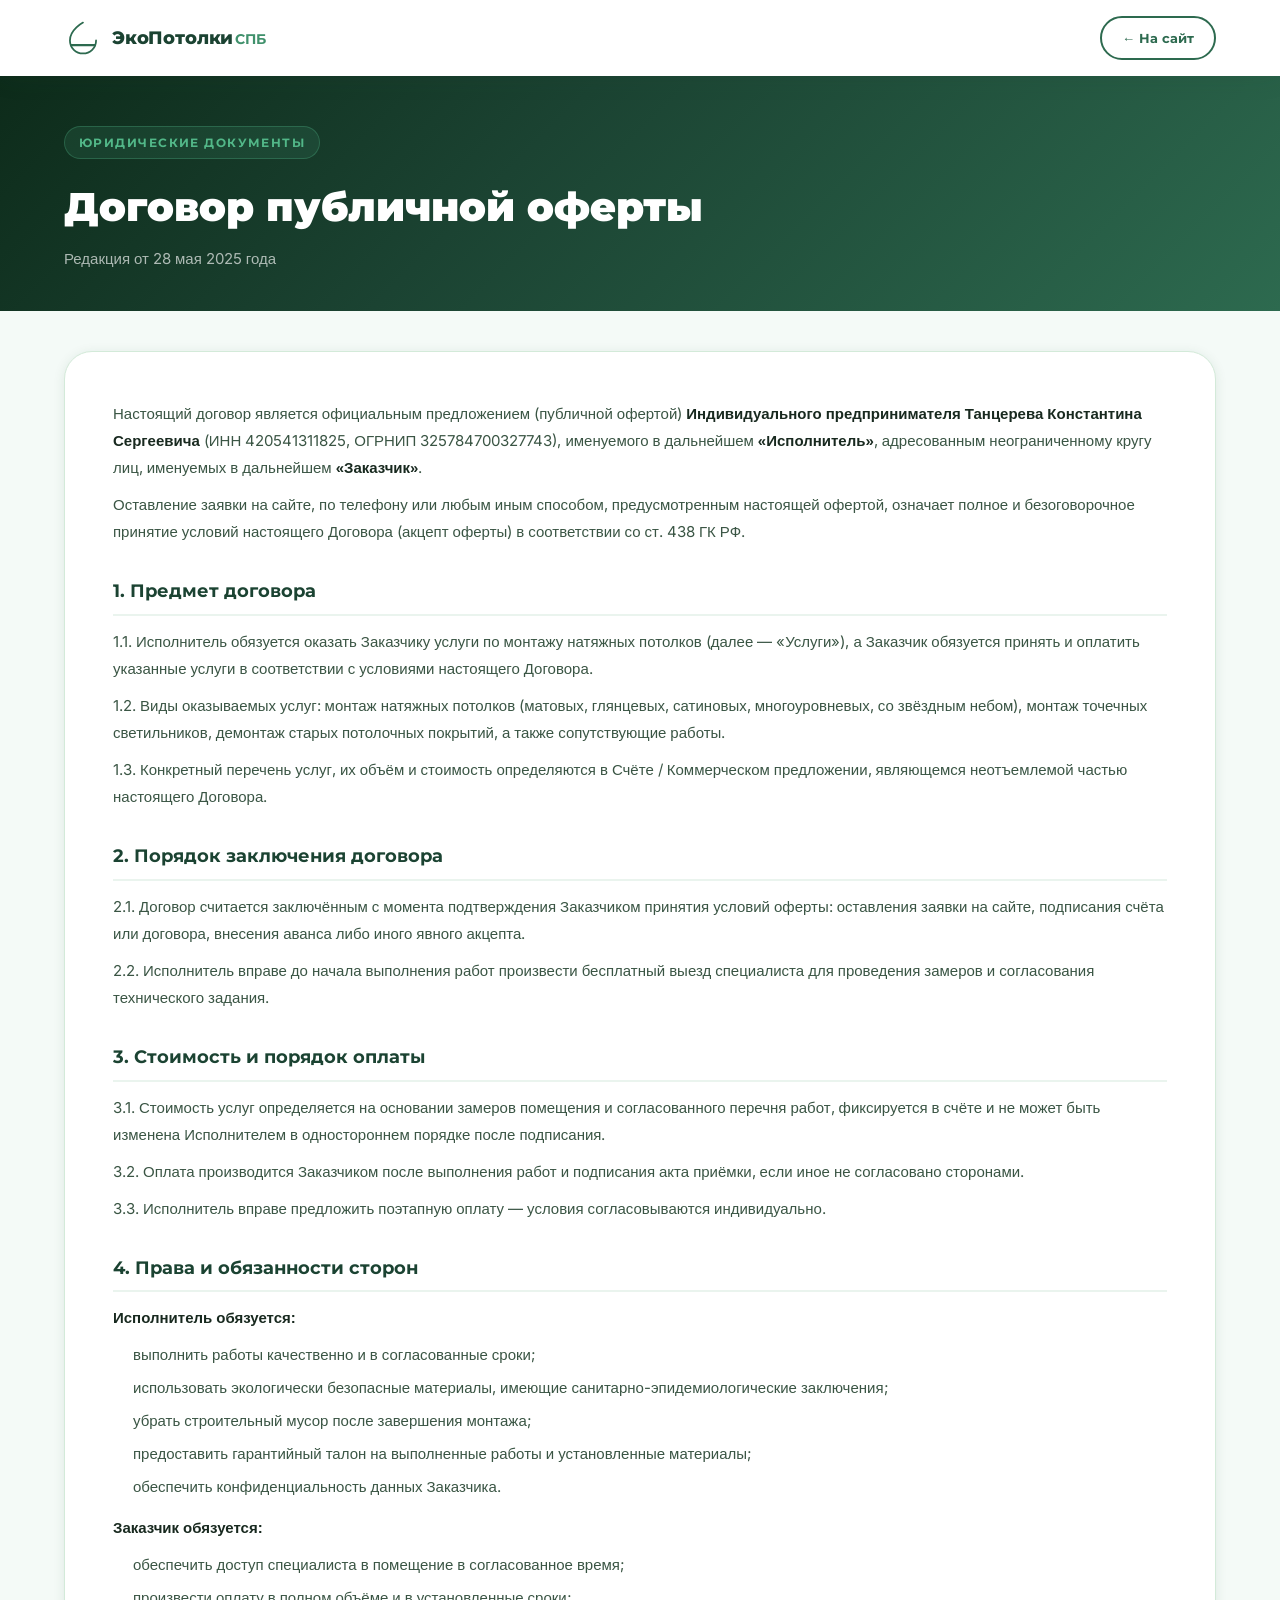
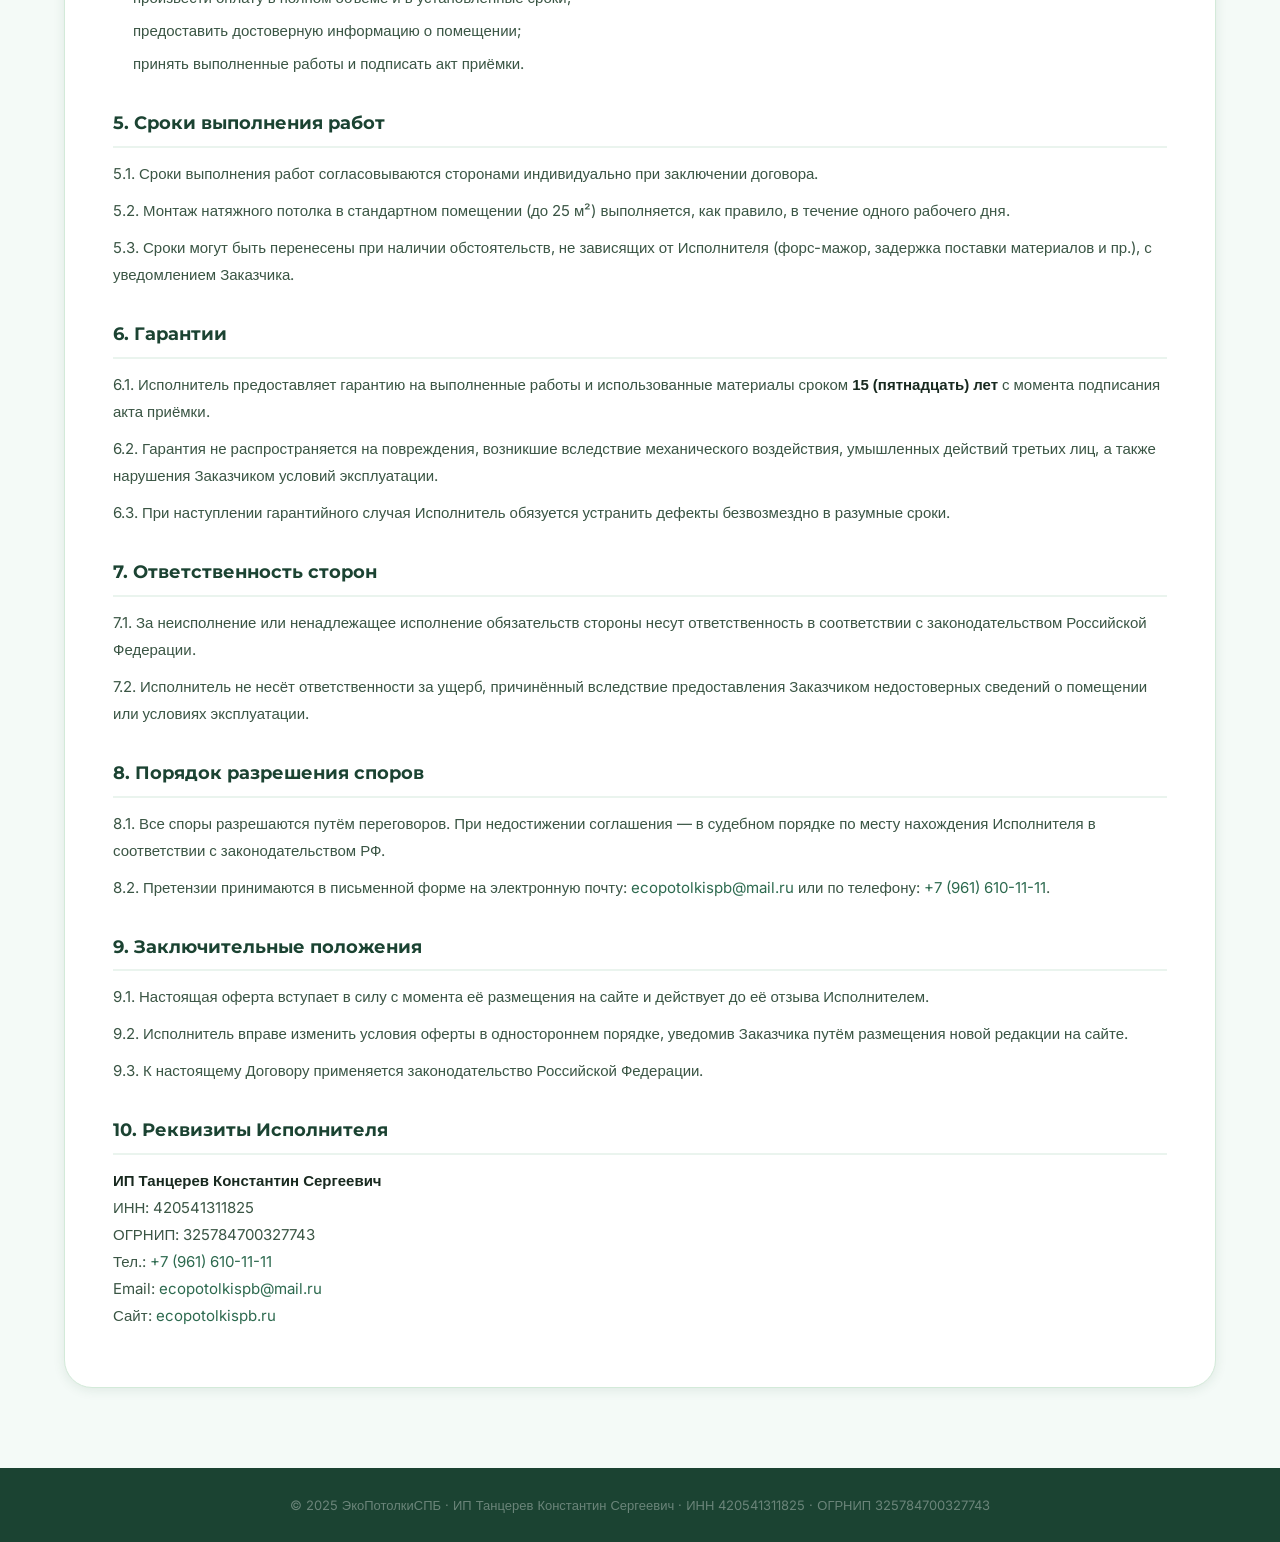
<file: oferta.html>
<!DOCTYPE html>
<html lang="ru">
<head>
  <meta charset="UTF-8">
  <meta name="viewport" content="width=device-width, initial-scale=1.0">
  <meta name="robots" content="noindex">
  <title>Договор публичной оферты — ЭкоПотолкиСПБ</title>
  <link rel="icon" href="favicon.svg" type="image/svg+xml">
  <link rel="stylesheet" href="fonts/fonts.css">
  <link rel="stylesheet" href="styles.css">
  <style>
    .legal-page { padding: calc(var(--header-h) + 60px) 0 80px; background: var(--clr-bg); min-height: 100vh; }
    .legal-header { background: var(--grad-hero); padding: 60px 0; margin-bottom: 0; }
    .legal-header .section-tag { color: var(--clr-accent-light); background: rgba(82,183,136,.15); border-color: rgba(82,183,136,.3); }
    .legal-header h1 { font-family: var(--ff-head); font-size: clamp(24px,4vw,40px); font-weight: 900; color: #fff; margin-bottom: 8px; }
    .legal-header p { color: rgba(255,255,255,.65); font-size: 15px; }
    .legal-body { background: #fff; border-radius: var(--r-xl); padding: 48px; box-shadow: var(--shadow-sm); border: 1px solid var(--clr-border); margin-top: 40px; }
    .legal-body h2 { font-family: var(--ff-head); font-size: 18px; font-weight: 700; color: var(--clr-primary-dark); margin: 32px 0 12px; padding-bottom: 8px; border-bottom: 2px solid var(--clr-bg2); }
    .legal-body h2:first-child { margin-top: 0; }
    .legal-body p, .legal-body li { font-size: 15px; color: var(--clr-text-mid); line-height: 1.8; margin-bottom: 10px; }
    .legal-body ul, .legal-body ol { padding-left: 20px; margin-bottom: 14px; }
    .legal-body li { margin-bottom: 6px; }
    .legal-body strong { color: var(--clr-text); }
    .legal-back { display: inline-flex; align-items: center; gap: 8px; color: var(--clr-primary); font-weight: 600; text-decoration: none; margin-bottom: 32px; transition: var(--tr); }
    .legal-back:hover { color: var(--clr-primary-mid); }
    @media(max-width:640px){ .legal-body { padding: 28px 20px; } }
  </style>
</head>
<body>

<header class="header scrolled" id="header">
  <div class="container">
    <div class="header__inner">
      <a href="index.html" class="logo">
        <div class="logo__icon">
          <svg width="38" height="38" viewBox="0 0 64 64" fill="none">
            <path d="M32 6 C32 6, 10 18, 10 36 C10 49, 20 58, 32 58 C44 58, 54 49, 54 36" stroke="currentColor" stroke-width="3" fill="none" stroke-linecap="round"/>
            <line x1="12" y1="44" x2="52" y2="44" stroke="currentColor" stroke-width="3.5" stroke-linecap="round"/>
          </svg>
        </div>
        <div class="logo__text">
          <span class="logo__name">ЭкоПотолки</span><span class="logo__city">СПБ</span>
        </div>
      </a>
      <div class="header__right">
        <a href="index.html" class="btn btn--outline btn--sm">← На сайт</a>
      </div>
    </div>
  </div>
</header>

<main style="padding-top: var(--header-h);">
  <div style="background: var(--grad-hero); padding: 50px 0 40px;">
    <div class="container">
      <div class="section-tag">Юридические документы</div>
      <h1 style="font-family:var(--ff-head);font-size:clamp(24px,4vw,40px);font-weight:900;color:#fff;margin-bottom:8px;">Договор публичной оферты</h1>
      <p style="color:rgba(255,255,255,.65);font-size:15px;">Редакция от 28 мая 2025 года</p>
    </div>
  </div>

  <div class="container" style="padding-bottom: 80px;">
    <div class="legal-body">

      <p>Настоящий договор является официальным предложением (публичной офертой) <strong>Индивидуального предпринимателя Танцерева Константина Сергеевича</strong> (ИНН 420541311825, ОГРНИП 325784700327743), именуемого в дальнейшем <strong>«Исполнитель»</strong>, адресованным неограниченному кругу лиц, именуемых в дальнейшем <strong>«Заказчик»</strong>.</p>

      <p>Оставление заявки на сайте, по телефону или любым иным способом, предусмотренным настоящей офертой, означает полное и безоговорочное принятие условий настоящего Договора (акцепт оферты) в соответствии со ст. 438 ГК РФ.</p>

      <h2>1. Предмет договора</h2>
      <p>1.1. Исполнитель обязуется оказать Заказчику услуги по монтажу натяжных потолков (далее — «Услуги»), а Заказчик обязуется принять и оплатить указанные услуги в соответствии с условиями настоящего Договора.</p>
      <p>1.2. Виды оказываемых услуг: монтаж натяжных потолков (матовых, глянцевых, сатиновых, многоуровневых, со звёздным небом), монтаж точечных светильников, демонтаж старых потолочных покрытий, а также сопутствующие работы.</p>
      <p>1.3. Конкретный перечень услуг, их объём и стоимость определяются в Счёте / Коммерческом предложении, являющемся неотъемлемой частью настоящего Договора.</p>

      <h2>2. Порядок заключения договора</h2>
      <p>2.1. Договор считается заключённым с момента подтверждения Заказчиком принятия условий оферты: оставления заявки на сайте, подписания счёта или договора, внесения аванса либо иного явного акцепта.</p>
      <p>2.2. Исполнитель вправе до начала выполнения работ произвести бесплатный выезд специалиста для проведения замеров и согласования технического задания.</p>

      <h2>3. Стоимость и порядок оплаты</h2>
      <p>3.1. Стоимость услуг определяется на основании замеров помещения и согласованного перечня работ, фиксируется в счёте и не может быть изменена Исполнителем в одностороннем порядке после подписания.</p>
      <p>3.2. Оплата производится Заказчиком после выполнения работ и подписания акта приёмки, если иное не согласовано сторонами.</p>
      <p>3.3. Исполнитель вправе предложить поэтапную оплату — условия согласовываются индивидуально.</p>

      <h2>4. Права и обязанности сторон</h2>
      <p><strong>Исполнитель обязуется:</strong></p>
      <ul>
        <li>выполнить работы качественно и в согласованные сроки;</li>
        <li>использовать экологически безопасные материалы, имеющие санитарно-эпидемиологические заключения;</li>
        <li>убрать строительный мусор после завершения монтажа;</li>
        <li>предоставить гарантийный талон на выполненные работы и установленные материалы;</li>
        <li>обеспечить конфиденциальность данных Заказчика.</li>
      </ul>
      <p><strong>Заказчик обязуется:</strong></p>
      <ul>
        <li>обеспечить доступ специалиста в помещение в согласованное время;</li>
        <li>произвести оплату в полном объёме и в установленные сроки;</li>
        <li>предоставить достоверную информацию о помещении;</li>
        <li>принять выполненные работы и подписать акт приёмки.</li>
      </ul>

      <h2>5. Сроки выполнения работ</h2>
      <p>5.1. Сроки выполнения работ согласовываются сторонами индивидуально при заключении договора.</p>
      <p>5.2. Монтаж натяжного потолка в стандартном помещении (до 25 м²) выполняется, как правило, в течение одного рабочего дня.</p>
      <p>5.3. Сроки могут быть перенесены при наличии обстоятельств, не зависящих от Исполнителя (форс-мажор, задержка поставки материалов и пр.), с уведомлением Заказчика.</p>

      <h2>6. Гарантии</h2>
      <p>6.1. Исполнитель предоставляет гарантию на выполненные работы и использованные материалы сроком <strong>15 (пятнадцать) лет</strong> с момента подписания акта приёмки.</p>
      <p>6.2. Гарантия не распространяется на повреждения, возникшие вследствие механического воздействия, умышленных действий третьих лиц, а также нарушения Заказчиком условий эксплуатации.</p>
      <p>6.3. При наступлении гарантийного случая Исполнитель обязуется устранить дефекты безвозмездно в разумные сроки.</p>

      <h2>7. Ответственность сторон</h2>
      <p>7.1. За неисполнение или ненадлежащее исполнение обязательств стороны несут ответственность в соответствии с законодательством Российской Федерации.</p>
      <p>7.2. Исполнитель не несёт ответственности за ущерб, причинённый вследствие предоставления Заказчиком недостоверных сведений о помещении или условиях эксплуатации.</p>

      <h2>8. Порядок разрешения споров</h2>
      <p>8.1. Все споры разрешаются путём переговоров. При недостижении соглашения — в судебном порядке по месту нахождения Исполнителя в соответствии с законодательством РФ.</p>
      <p>8.2. Претензии принимаются в письменной форме на электронную почту: <a href="mailto:ecopotolkispb@mail.ru" style="color:var(--clr-primary)">ecopotolkispb@mail.ru</a> или по телефону: <a href="tel:+79616101111" style="color:var(--clr-primary)">+7 (961) 610-11-11</a>.</p>

      <h2>9. Заключительные положения</h2>
      <p>9.1. Настоящая оферта вступает в силу с момента её размещения на сайте и действует до её отзыва Исполнителем.</p>
      <p>9.2. Исполнитель вправе изменить условия оферты в одностороннем порядке, уведомив Заказчика путём размещения новой редакции на сайте.</p>
      <p>9.3. К настоящему Договору применяется законодательство Российской Федерации.</p>

      <h2>10. Реквизиты Исполнителя</h2>
      <p>
        <strong>ИП Танцерев Константин Сергеевич</strong><br>
        ИНН: 420541311825<br>
        ОГРНИП: 325784700327743<br>
        Тел.: <a href="tel:+79616101111" style="color:var(--clr-primary)">+7 (961) 610-11-11</a><br>
        Email: <a href="mailto:ecopotolkispb@mail.ru" style="color:var(--clr-primary)">ecopotolkispb@mail.ru</a><br>
        Сайт: <a href="https://ecopotolkispb.ru" style="color:var(--clr-primary)">ecopotolkispb.ru</a>
      </p>

    </div>
  </div>
</main>

<footer style="background:var(--clr-primary-dark);padding:24px 0;text-align:center;">
  <div class="container">
    <span style="font-size:13px;color:rgba(255,255,255,.35)">© 2025 ЭкоПотолкиСПБ · ИП Танцерев Константин Сергеевич · ИНН 420541311825 · ОГРНИП 325784700327743</span>
  </div>
</footer>

</body>
</html>
</file>
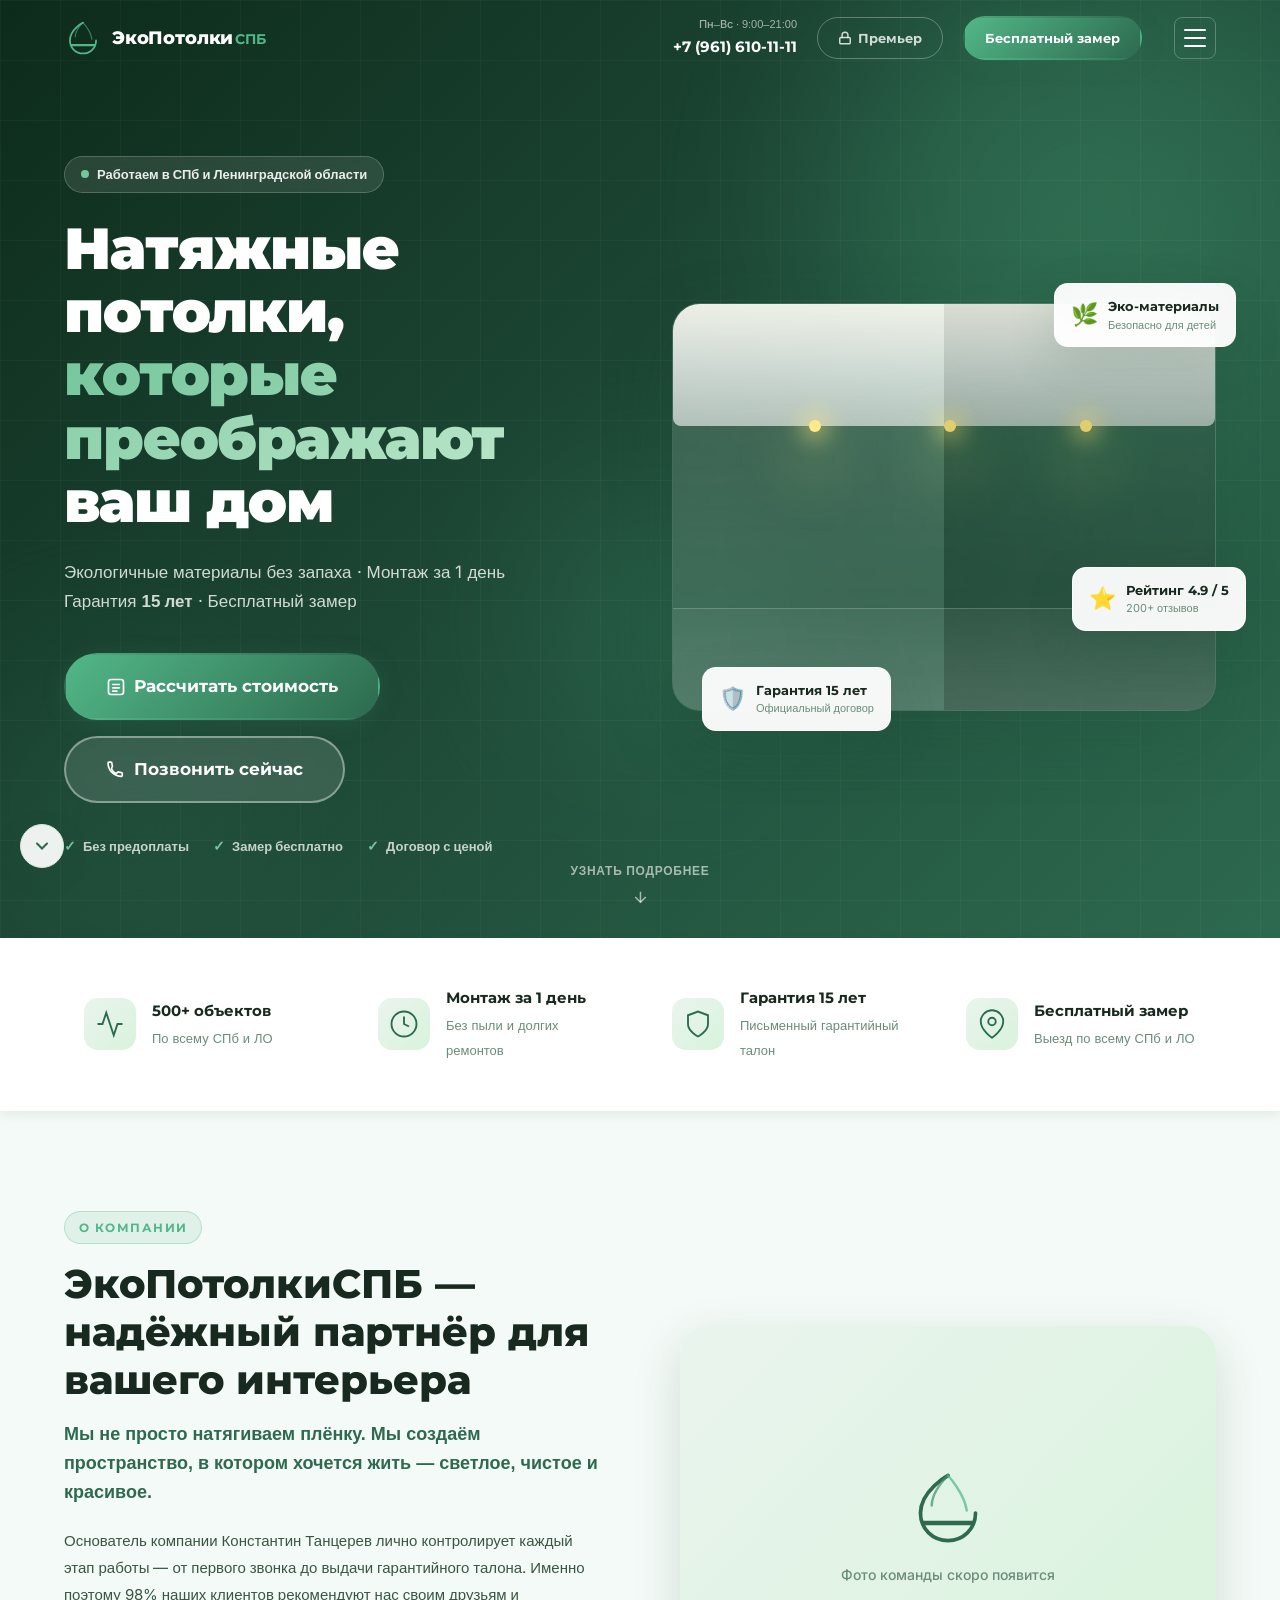
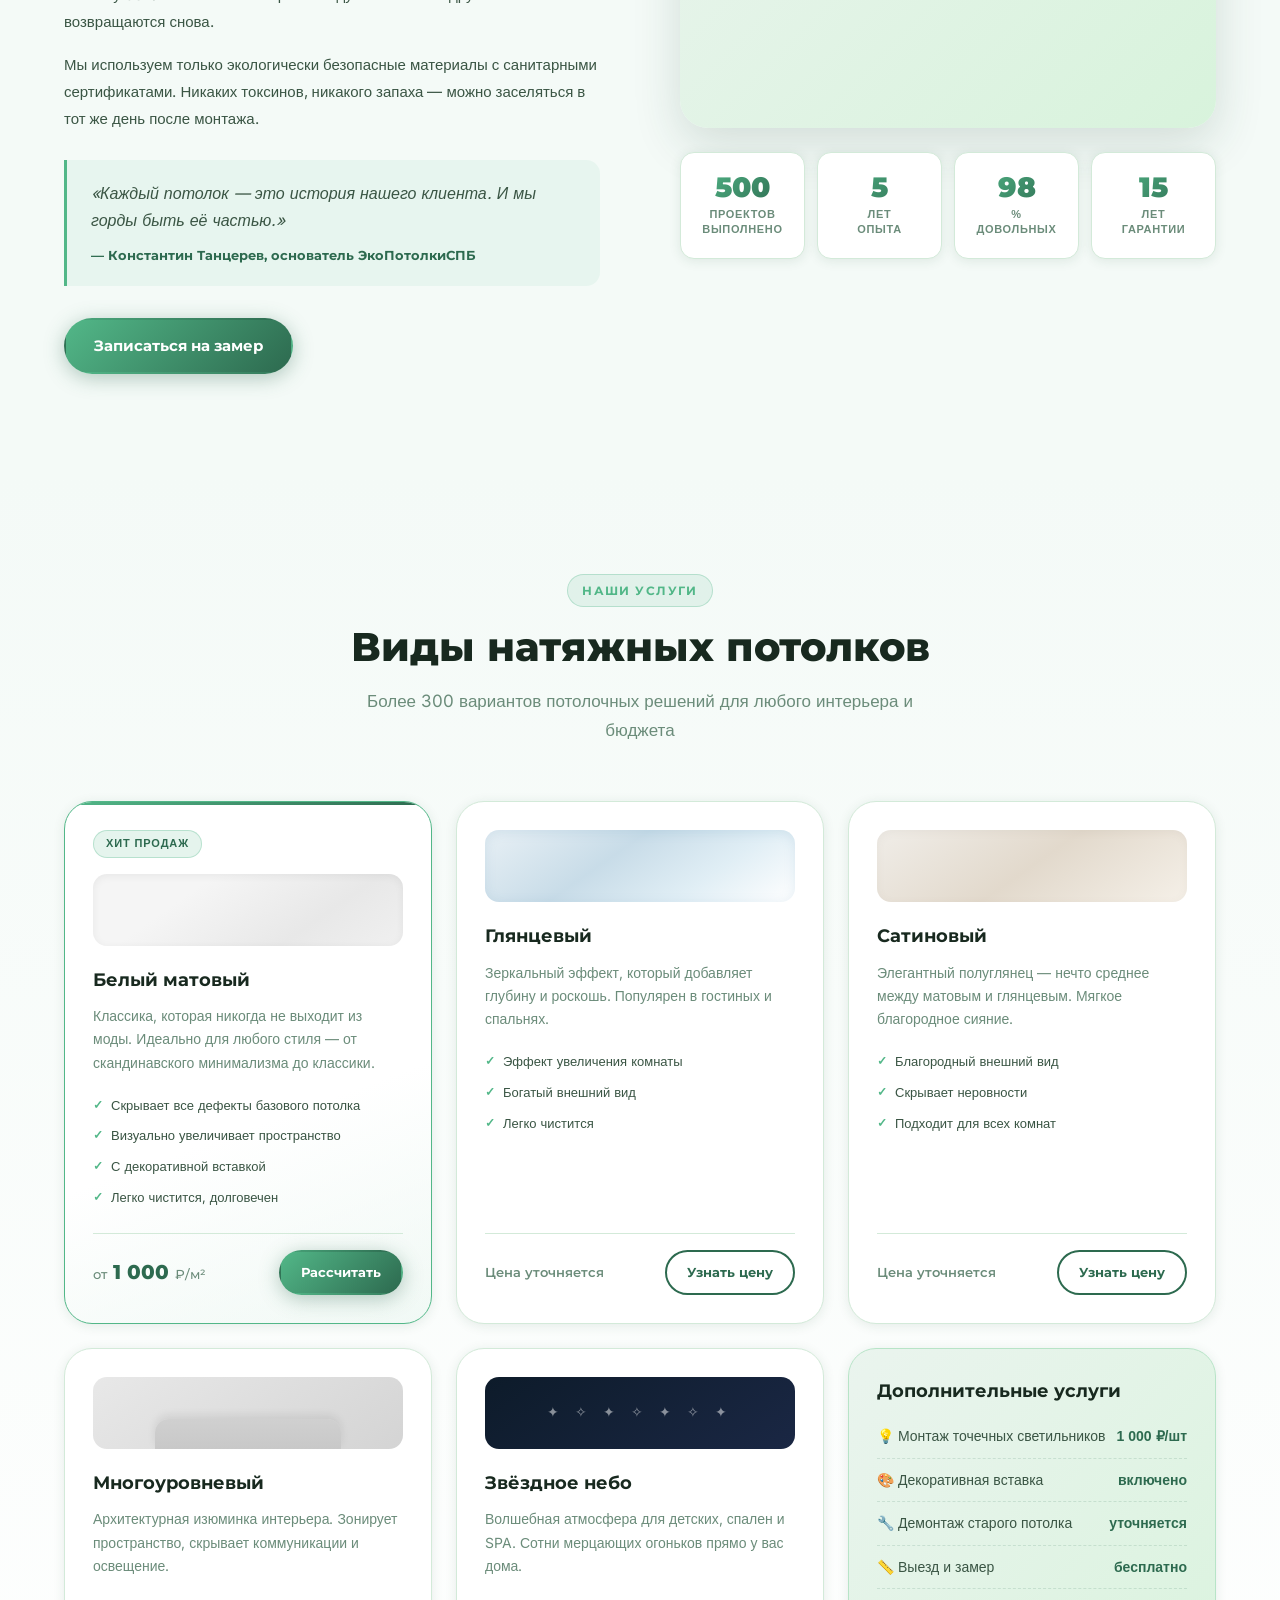
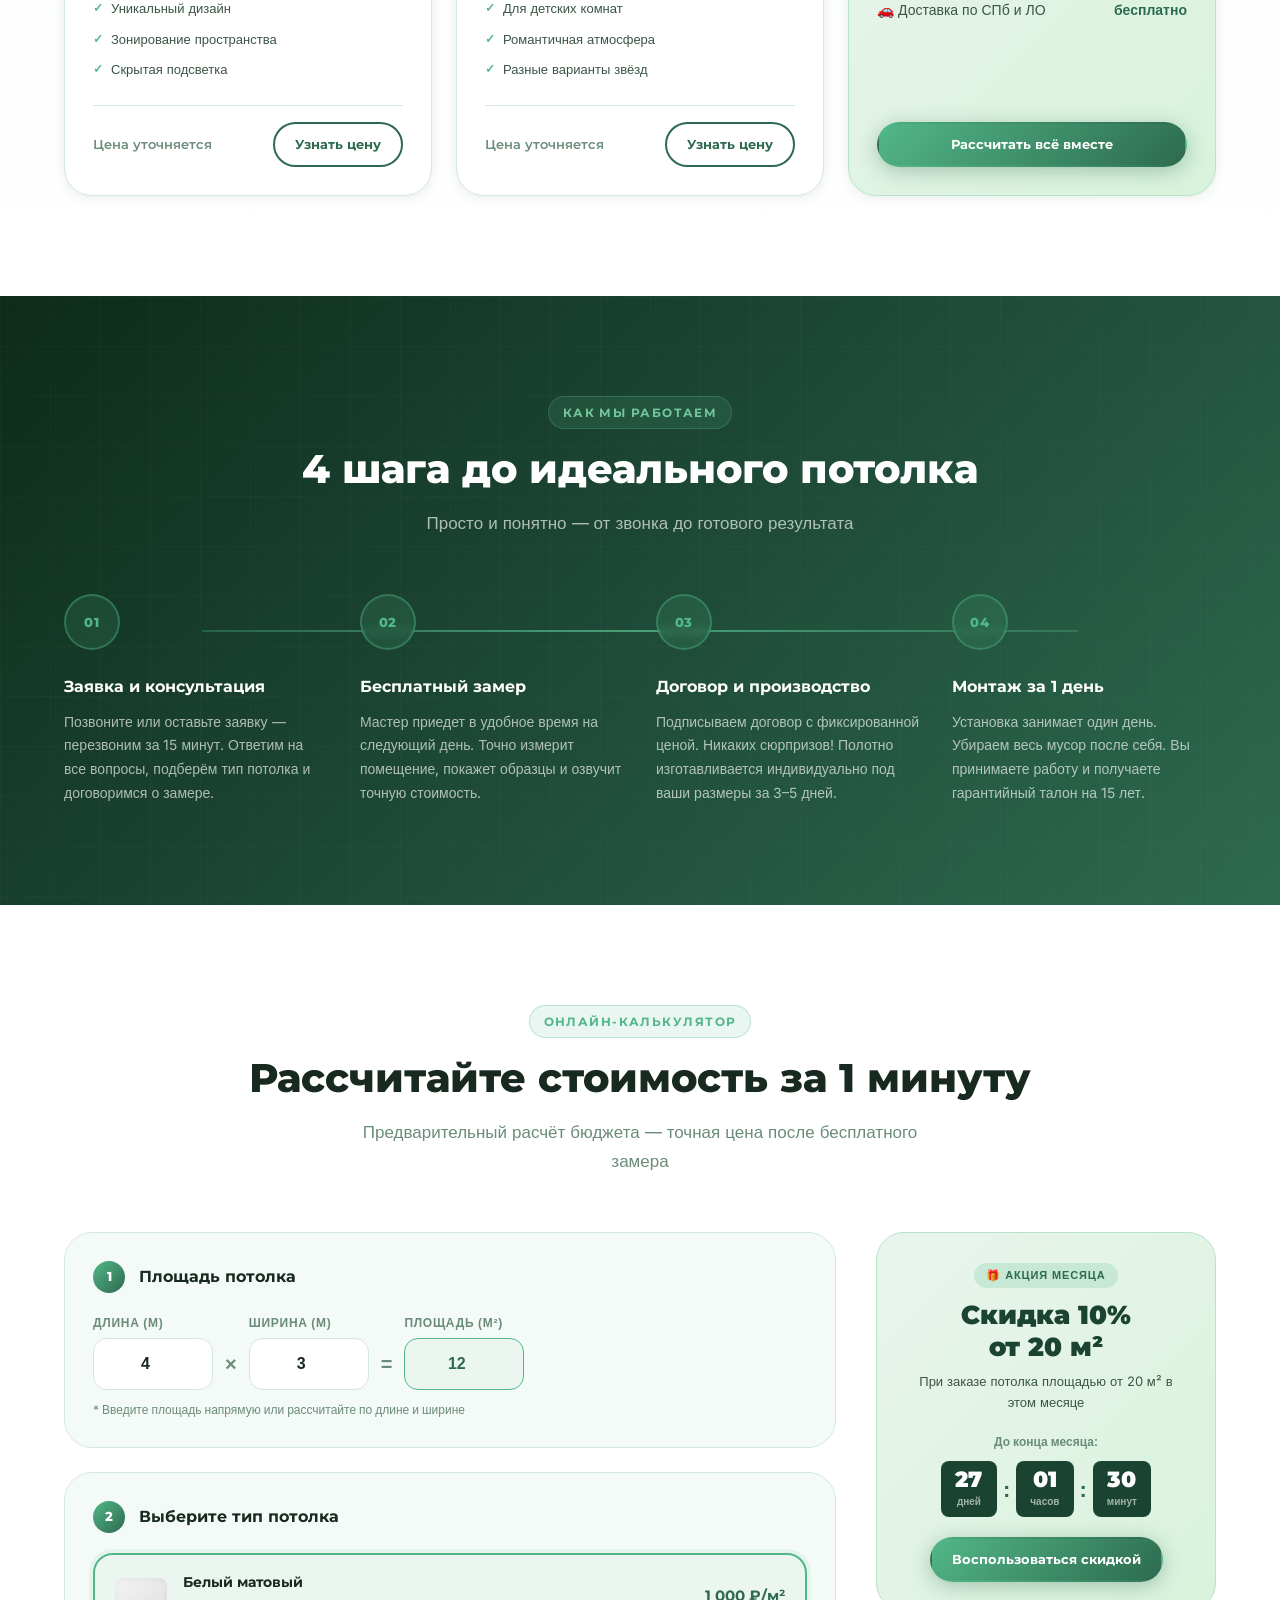
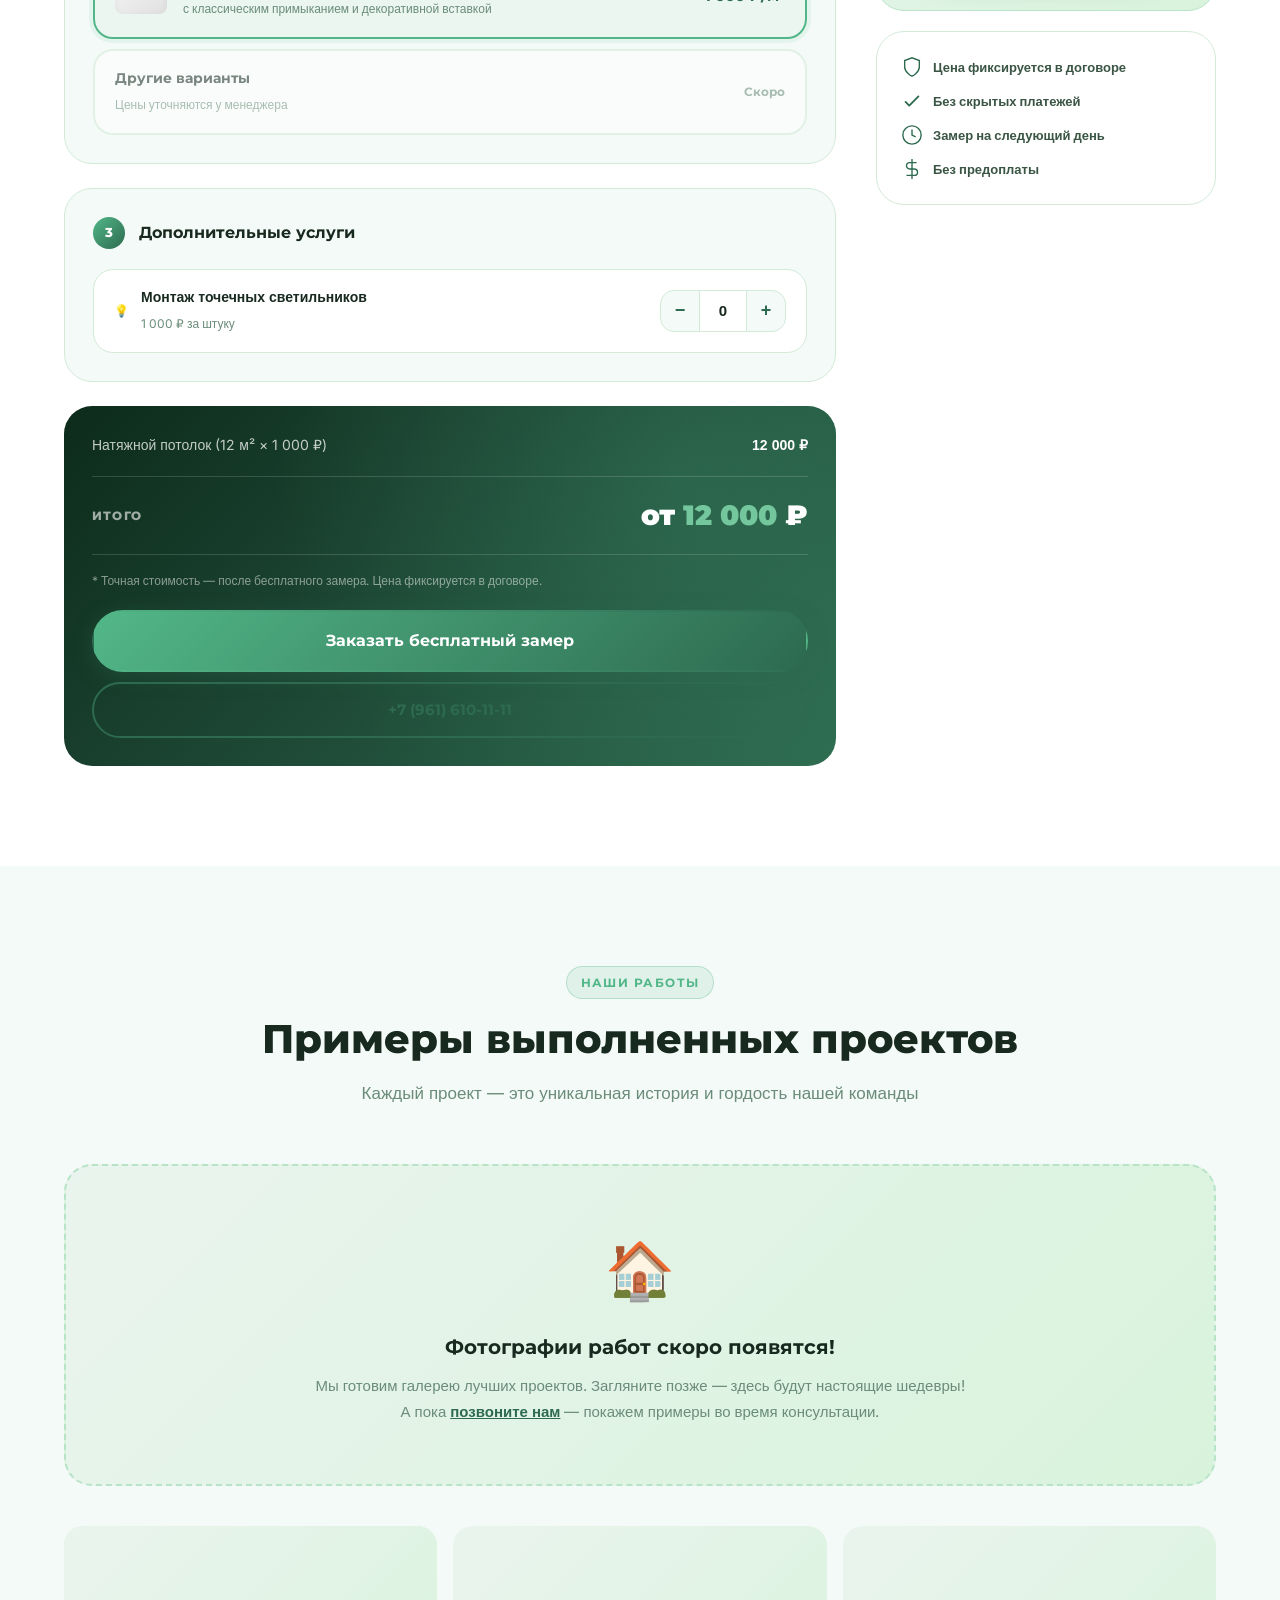
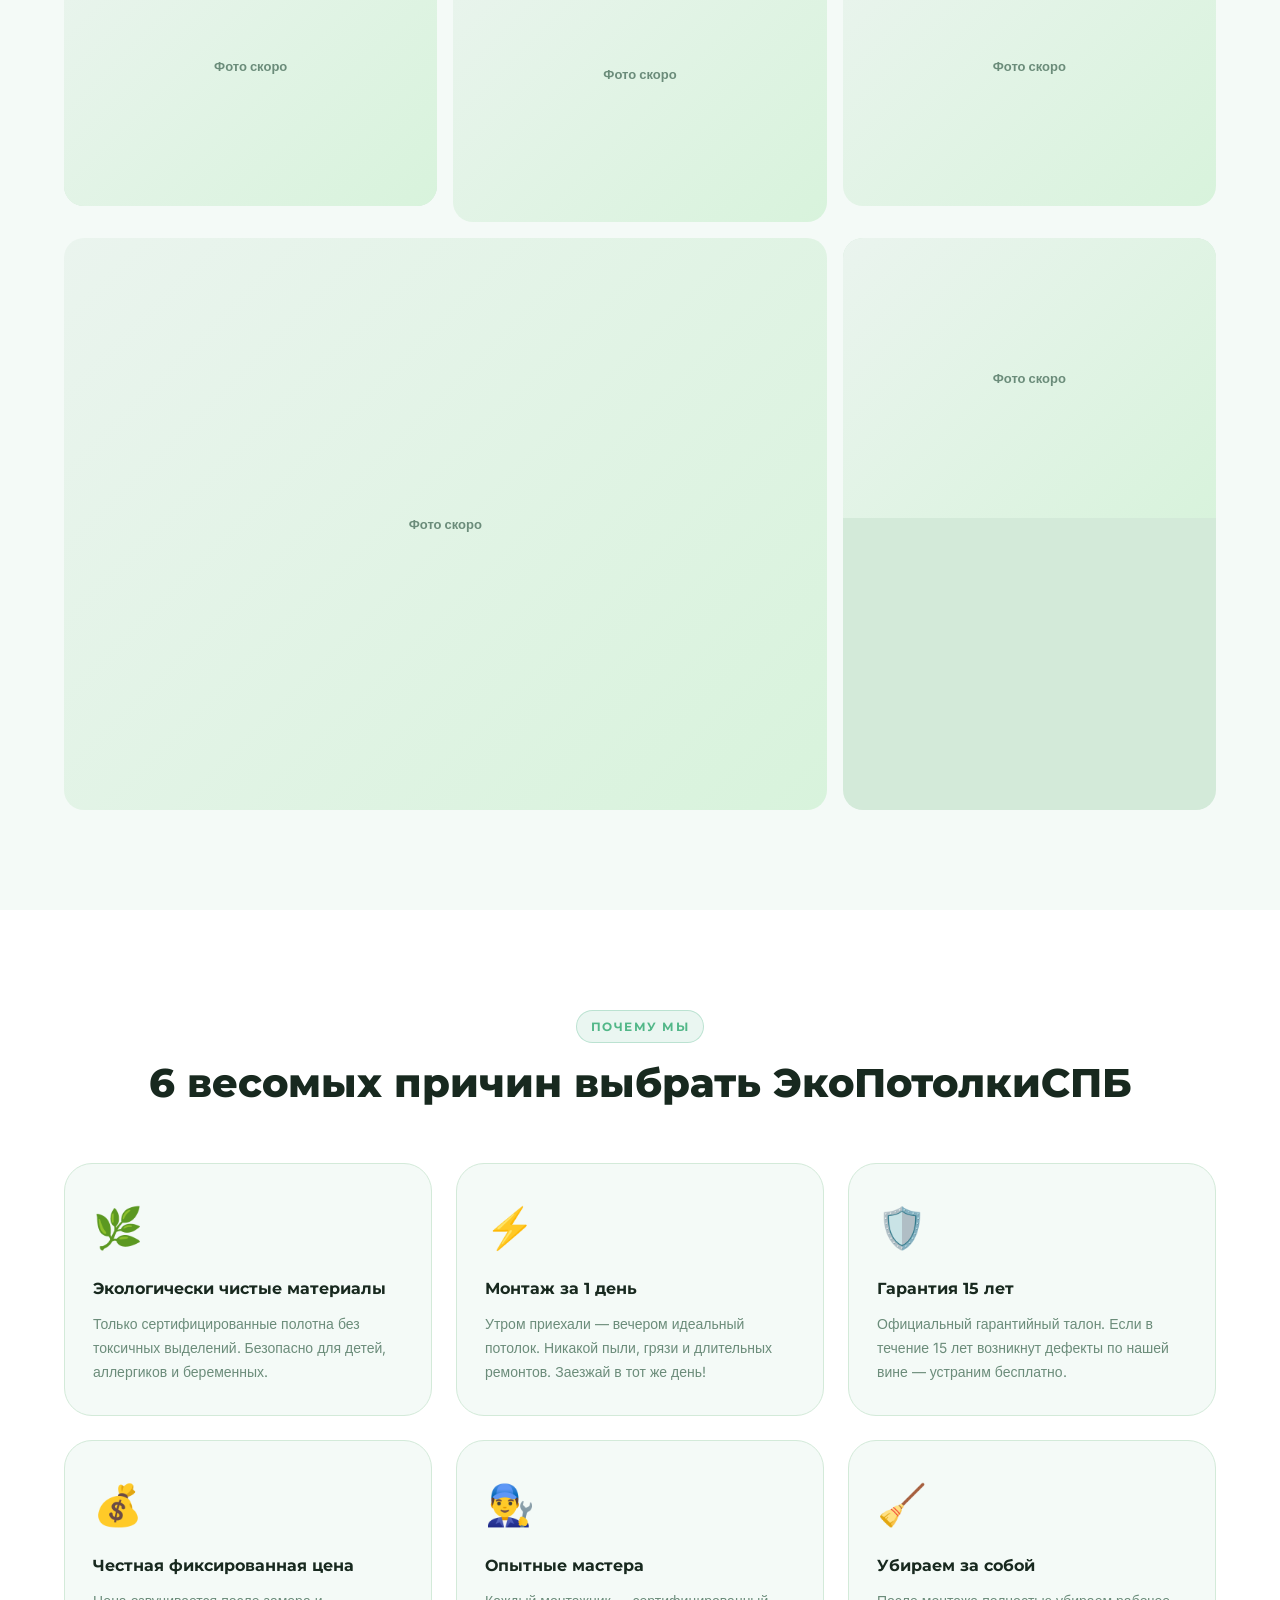
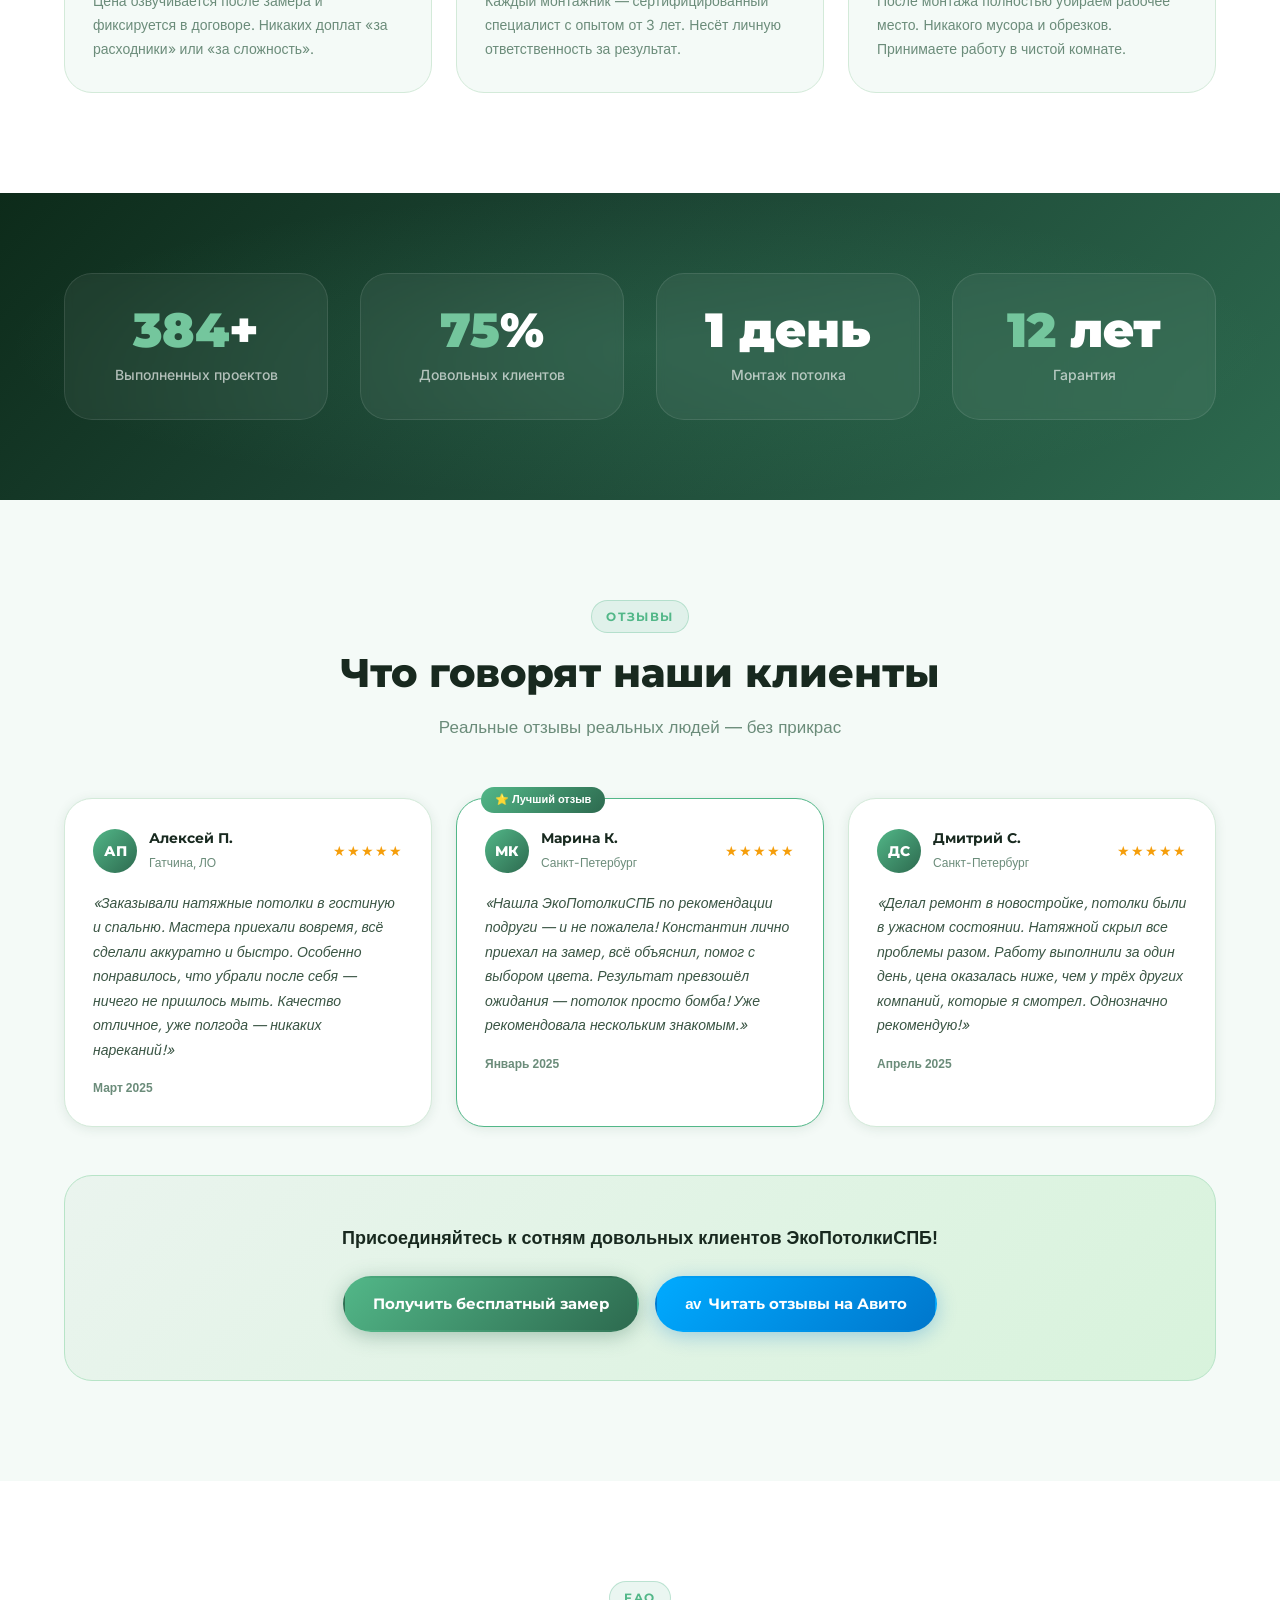
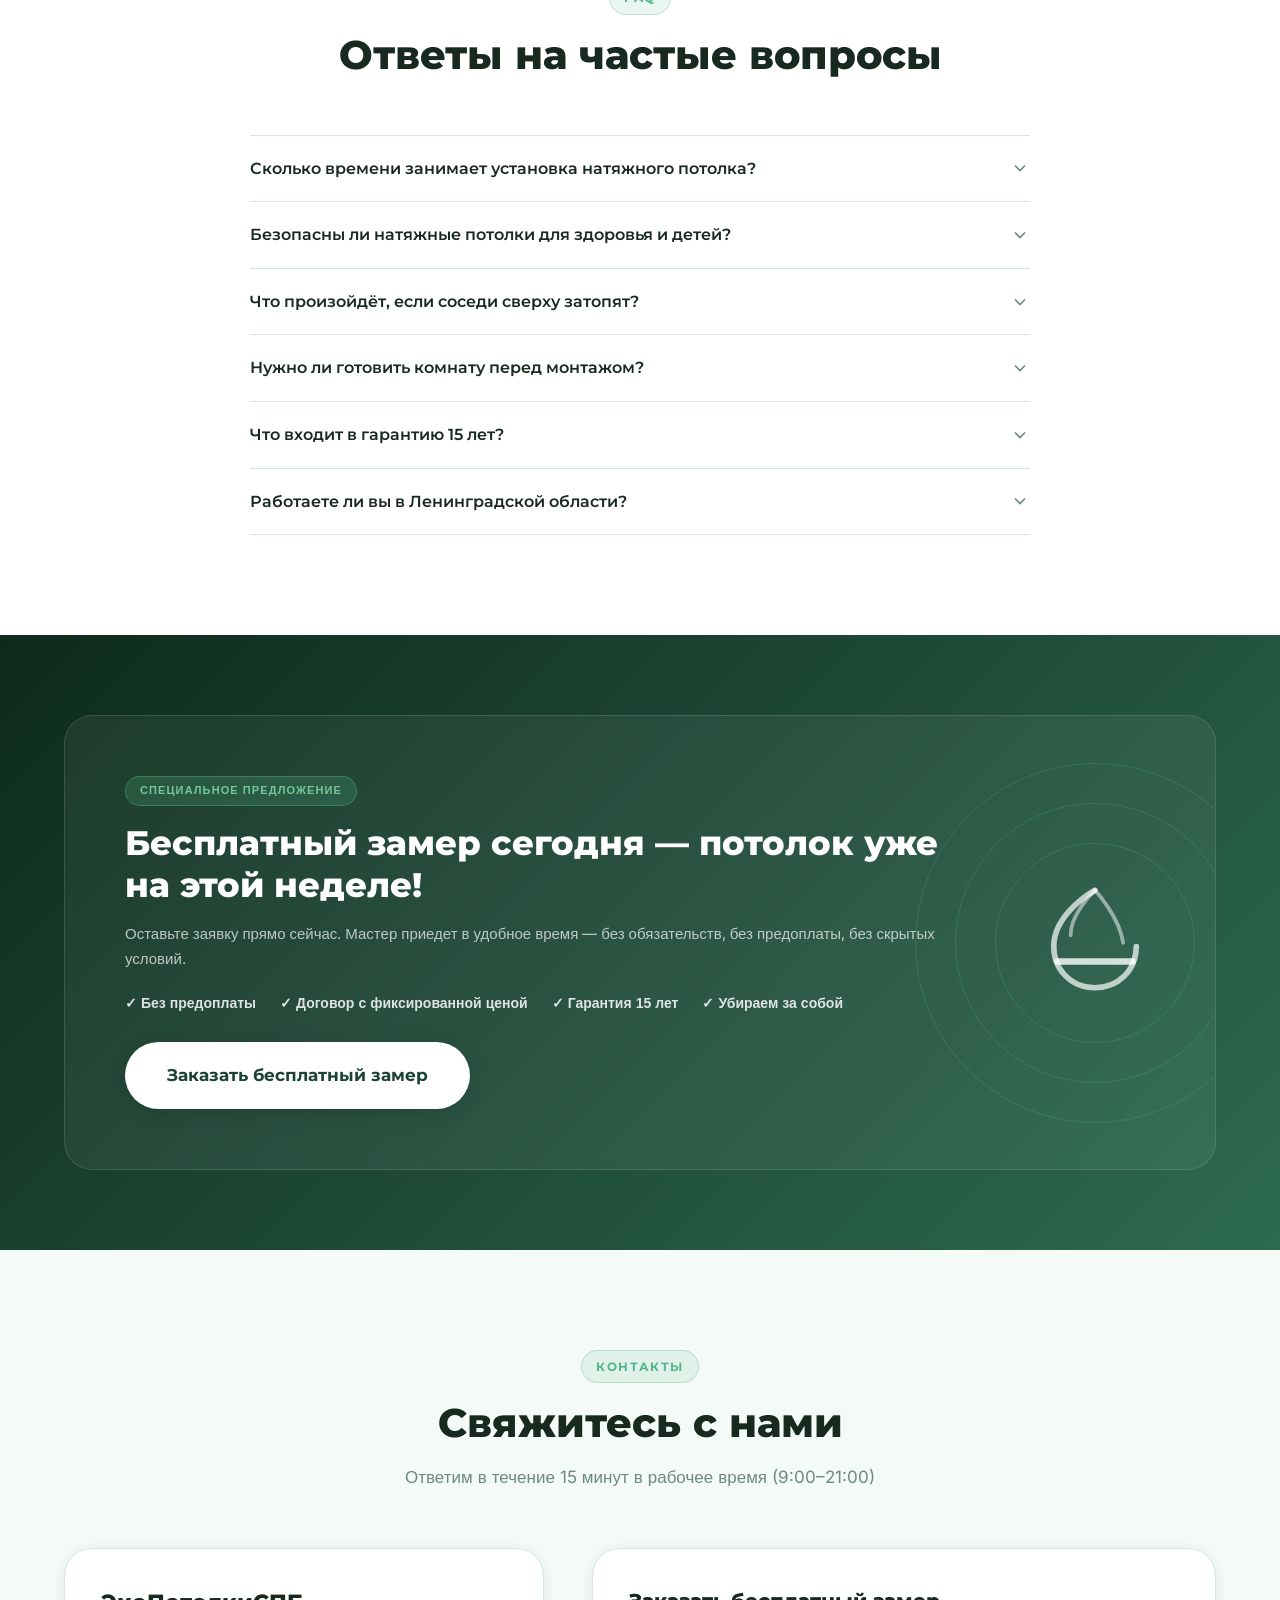
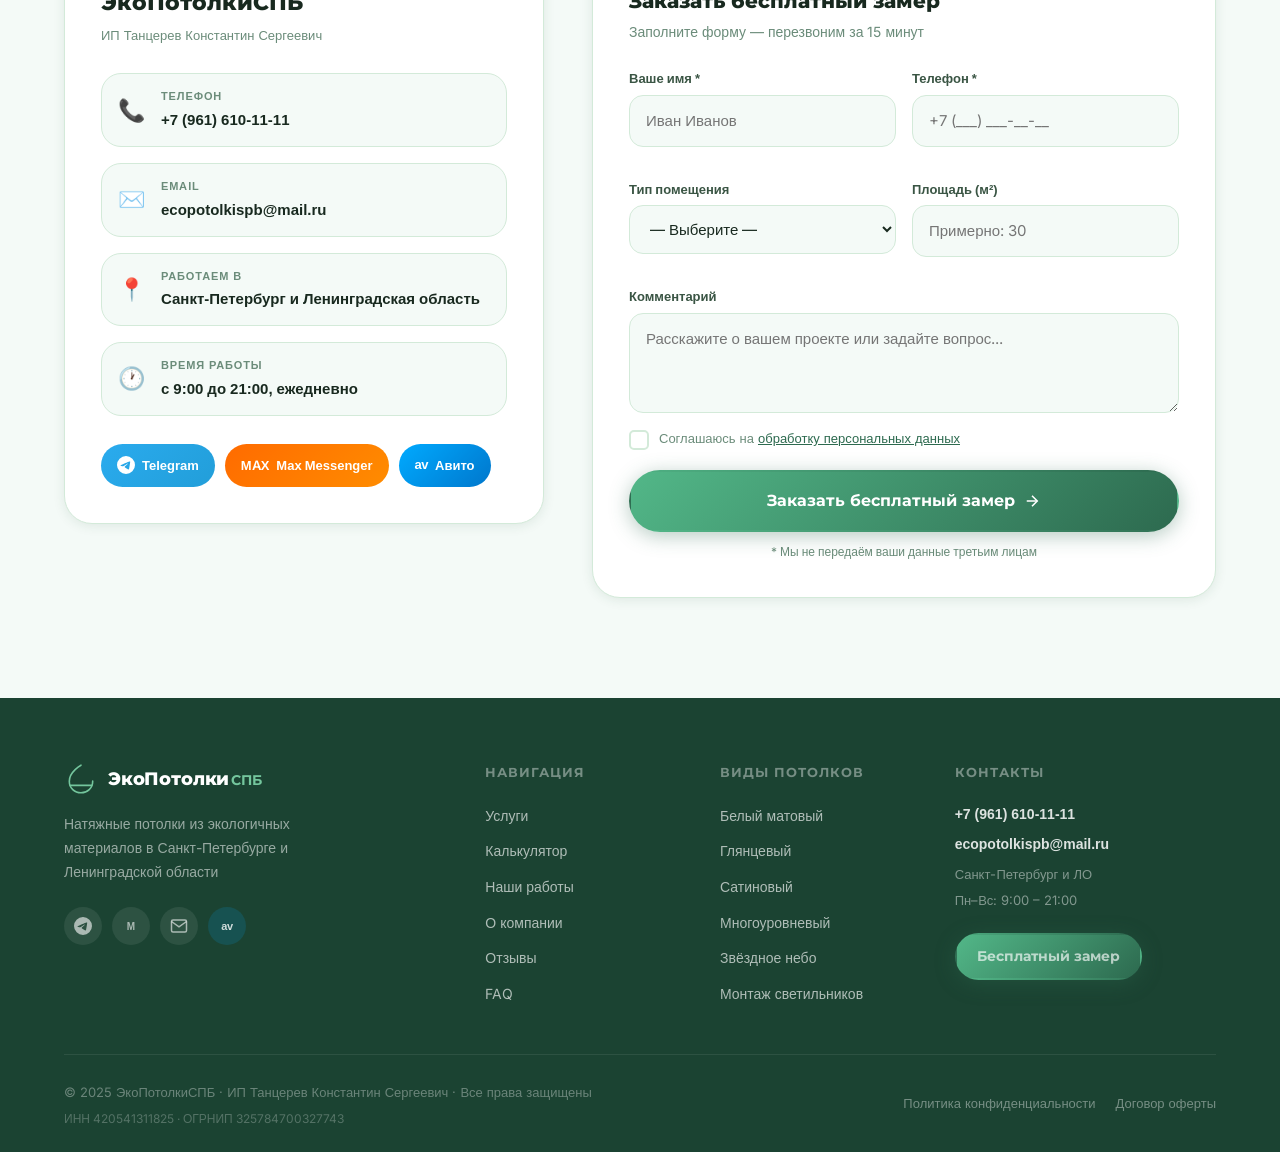
<file: premier.html>
<!DOCTYPE html>
<html lang="ru">
<head>
  <meta charset="UTF-8">
  <meta name="viewport" content="width=device-width, initial-scale=1.0">
  <meta name="robots" content="noindex, nofollow">
  <title>Премьер — ЭкоПотолкиСПБ</title>
  <link rel="stylesheet" href="fonts/fonts.css">
  <link rel="stylesheet" href="styles.css">
</head>
<body>

<!-- ===== PREMIER HEADER ===== -->
<header class="premier-header">
  <div class="container">
    <div class="premier-header__inner">
      <a href="index.html" class="premier-header__back">
        <svg width="16" height="16" viewBox="0 0 24 24" fill="none" stroke="currentColor" stroke-width="2.5" stroke-linecap="round"><line x1="19" y1="12" x2="5" y2="12"/><polyline points="12 19 5 12 12 5"/></svg>
        На сайт
      </a>
      <div class="premier-header__title">
        <svg width="18" height="18" viewBox="0 0 24 24" fill="none" stroke="currentColor" stroke-width="2" stroke-linecap="round"><rect x="3" y="11" width="18" height="11" rx="2"/><path d="M7 11V7a5 5 0 0110 0v4"/></svg>
        Раздел «Премьер»
        <span>Закрытый доступ</span>
      </div>
      <div class="premier-header__lock">
        <svg width="14" height="14" viewBox="0 0 24 24" fill="none" stroke="currentColor" stroke-width="2"><rect x="3" y="11" width="18" height="11" rx="2"/><path d="M7 11V7a5 5 0 0110 0v4"/></svg>
        Сессия активна
      </div>
    </div>
  </div>
</header>

<!-- ===== PREMIER PAGE ===== -->
<main class="premier-page">

  <!-- Hero -->
  <section class="premier-hero">
    <div class="container">
      <div class="premier-hero__inner">
        <div>
          <div class="premier-hero__badge">
            <svg width="12" height="12" viewBox="0 0 24 24" fill="none" stroke="currentColor" stroke-width="2.5"><rect x="3" y="11" width="18" height="11" rx="2"/><path d="M7 11V7a5 5 0 0110 0v4"/></svg>
            Закрытый раздел
          </div>
          <h1>Документы <span>ЭкоПотолкиСПБ</span></h1>
          <p>Технические материалы, прайс-листы, договоры и рабочие документы компании</p>
        </div>
        <div class="premier-hero__right">
          <div class="premier-hero__stat">
            <strong id="docCount">0</strong>
            <span>Документов</span>
          </div>
          <div class="premier-hero__stat">
            <strong id="sectionCount">5</strong>
            <span>Разделов</span>
          </div>
        </div>
      </div>
    </div>
  </section>

  <!-- Content -->
  <section class="premier-content">
    <div class="container">

      <div class="premier-grid">

        <!-- === Прайс-листы === -->
        <div class="premier-section">
          <div class="premier-section__head">
            <div class="premier-section__icon">💰</div>
            <div>
              <h3>Прайс-листы</h3>
              <span>Цены и тарифы</span>
            </div>
          </div>
          <div class="premier-section__body">
            <div class="premier-doc-list" id="list-price">
              <div class="premier-empty">
                <div class="premier-empty__icon">📄</div>
                <p>Документы ещё не добавлены.<br>Скоро здесь появятся прайс-листы.</p>
              </div>
            </div>
          </div>
        </div>

        <!-- === Технические документы === -->
        <div class="premier-section">
          <div class="premier-section__head">
            <div class="premier-section__icon">🔧</div>
            <div>
              <h3>Технические документы</h3>
              <span>Инструкции и спецификации</span>
            </div>
          </div>
          <div class="premier-section__body">
            <div class="premier-doc-list" id="list-tech">
              <div class="premier-empty">
                <div class="premier-empty__icon">📋</div>
                <p>Документы ещё не добавлены.<br>Технические регламенты и инструкции.</p>
              </div>
            </div>
          </div>
        </div>

        <!-- === Договоры === -->
        <div class="premier-section">
          <div class="premier-section__head">
            <div class="premier-section__icon">📝</div>
            <div>
              <h3>Договоры и шаблоны</h3>
              <span>Юридические документы</span>
            </div>
          </div>
          <div class="premier-section__body">
            <div class="premier-doc-list" id="list-contracts">
              <div class="premier-empty">
                <div class="premier-empty__icon">📃</div>
                <p>Документы ещё не добавлены.<br>Шаблоны договоров и актов.</p>
              </div>
            </div>
          </div>
        </div>

        <!-- === Поставщики === -->
        <div class="premier-section">
          <div class="premier-section__head">
            <div class="premier-section__icon">🏭</div>
            <div>
              <h3>Поставщики и закупки</h3>
              <span>Контакты, условия, каталоги</span>
            </div>
          </div>
          <div class="premier-section__body">
            <div class="premier-doc-list" id="list-suppliers">
              <div class="premier-empty">
                <div class="premier-empty__icon">📦</div>
                <p>Документы ещё не добавлены.<br>Каталоги и условия поставщиков.</p>
              </div>
            </div>
          </div>
        </div>

        <!-- === Отчёты === -->
        <div class="premier-section">
          <div class="premier-section__head">
            <div class="premier-section__icon">📊</div>
            <div>
              <h3>Отчёты и аналитика</h3>
              <span>Финансовые и рабочие данные</span>
            </div>
          </div>
          <div class="premier-section__body">
            <div class="premier-doc-list" id="list-reports">
              <div class="premier-empty">
                <div class="premier-empty__icon">📈</div>
                <p>Документы ещё не добавлены.<br>Отчёты по выполненным работам.</p>
              </div>
            </div>
          </div>
        </div>

        <!-- === Прочее === -->
        <div class="premier-section">
          <div class="premier-section__head">
            <div class="premier-section__icon">🗂️</div>
            <div>
              <h3>Прочие материалы</h3>
              <span>Разное</span>
            </div>
          </div>
          <div class="premier-section__body">
            <div class="premier-doc-list" id="list-other">
              <div class="premier-empty">
                <div class="premier-empty__icon">🗃️</div>
                <p>Документы ещё не добавлены.<br>Прочие рабочие материалы.</p>
              </div>
            </div>
          </div>
        </div>

      </div>

      <!-- Notes -->
      <div class="premier-notes">
        <h3>
          <svg width="18" height="18" viewBox="0 0 24 24" fill="none" stroke="currentColor" stroke-width="2" stroke-linecap="round"><path d="M11 4H4a2 2 0 00-2 2v14a2 2 0 002 2h14a2 2 0 002-2v-7"/><path d="M18.5 2.5a2.121 2.121 0 013 3L12 15l-4 1 1-4 9.5-9.5z"/></svg>
          Заметки
        </h3>
        <textarea
          id="premierNotes"
          placeholder="Рабочие заметки, напоминания, важные данные...&#10;Сохраняется автоматически."
          oninput="savePremierNotes()"
        ></textarea>
        <div class="premier-notes__footer">
          <span class="premier-notes__saved" id="notesSaved">✓ Сохранено</span>
          <button class="btn btn--outline btn--sm" onclick="clearPremierNotes()">Очистить</button>
        </div>
      </div>

    </div>
  </section>

</main>

<script src="premier.js"></script>
</body>
</html>
</file>
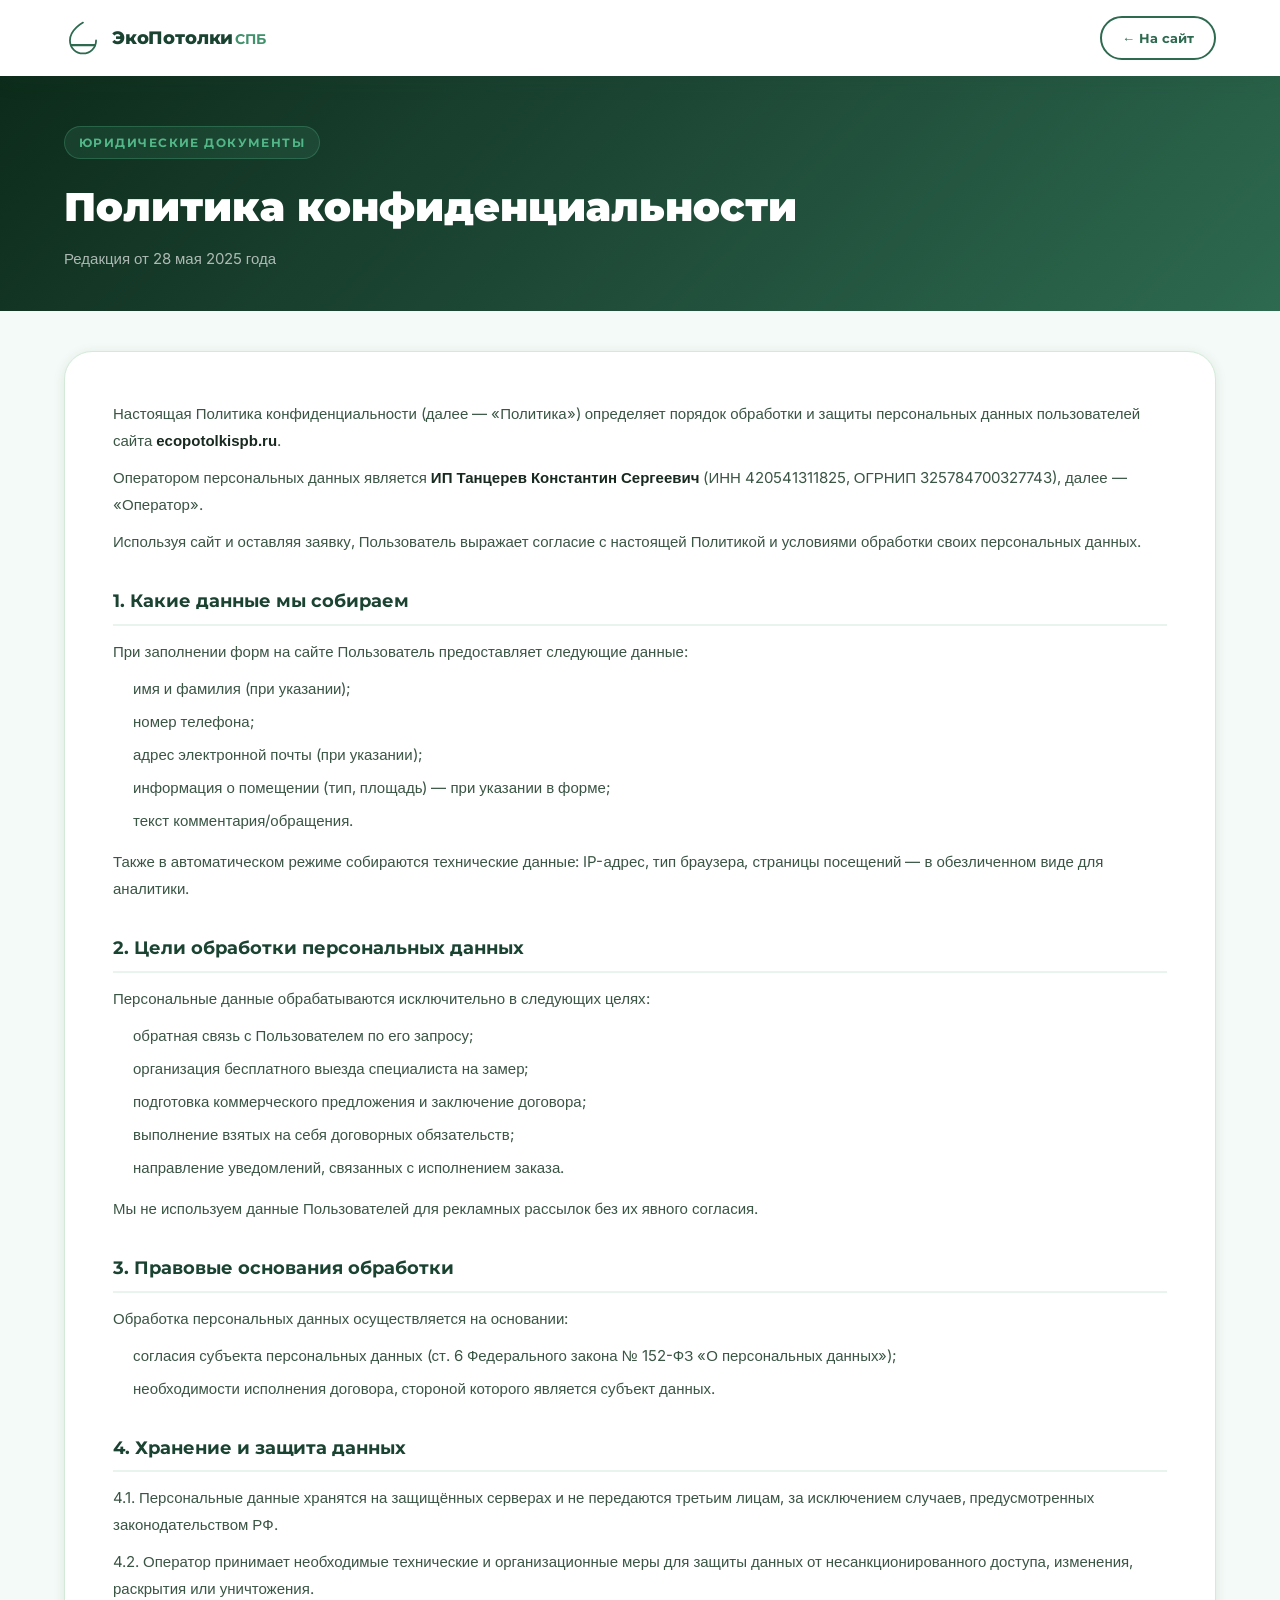
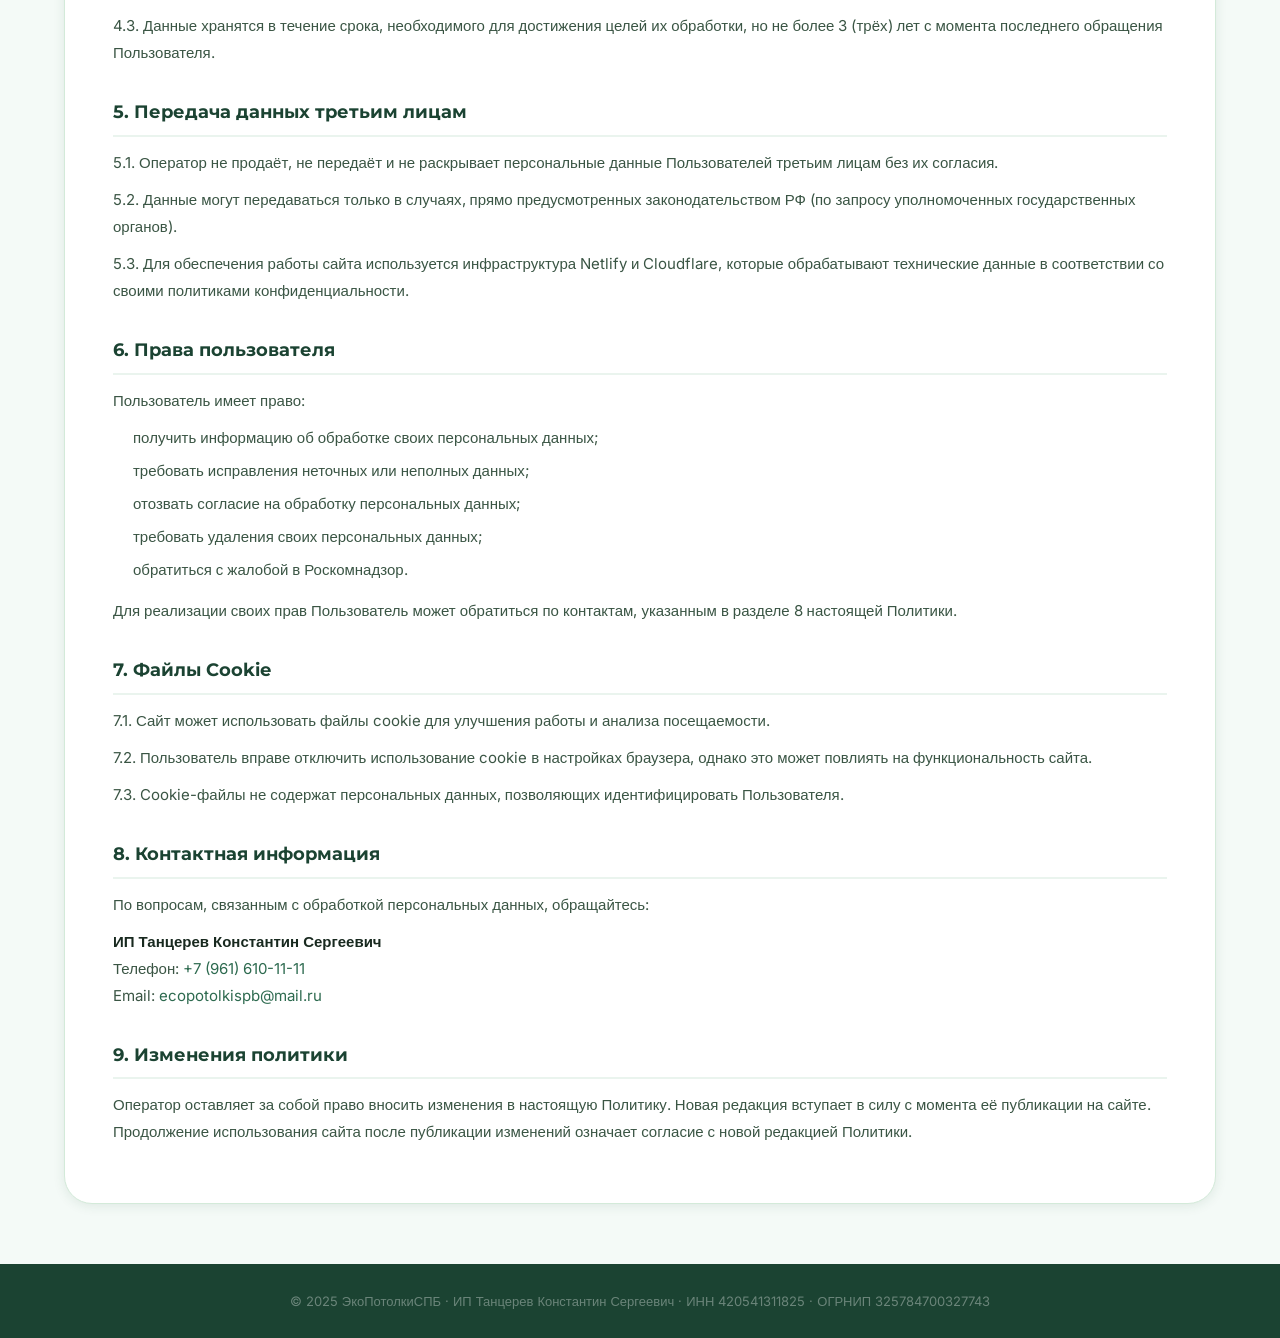
<file: privacy.html>
<!DOCTYPE html>
<html lang="ru">
<head>
  <meta charset="UTF-8">
  <meta name="viewport" content="width=device-width, initial-scale=1.0">
  <meta name="robots" content="noindex">
  <title>Политика конфиденциальности — ЭкоПотолкиСПБ</title>
  <link rel="icon" href="favicon.svg" type="image/svg+xml">
  <link rel="stylesheet" href="fonts/fonts.css">
  <link rel="stylesheet" href="styles.css">
  <style>
    .legal-body { background: #fff; border-radius: var(--r-xl); padding: 48px; box-shadow: var(--shadow-sm); border: 1px solid var(--clr-border); margin-top: 40px; margin-bottom: 60px; }
    .legal-body h2 { font-family: var(--ff-head); font-size: 18px; font-weight: 700; color: var(--clr-primary-dark); margin: 32px 0 12px; padding-bottom: 8px; border-bottom: 2px solid var(--clr-bg2); }
    .legal-body h2:first-child { margin-top: 0; }
    .legal-body p, .legal-body li { font-size: 15px; color: var(--clr-text-mid); line-height: 1.8; margin-bottom: 10px; }
    .legal-body ul { padding-left: 20px; margin-bottom: 14px; }
    .legal-body li { margin-bottom: 6px; }
    .legal-body strong { color: var(--clr-text); }
    @media(max-width:640px){ .legal-body { padding: 28px 20px; } }
  </style>
</head>
<body>

<header class="header scrolled" id="header">
  <div class="container">
    <div class="header__inner">
      <a href="index.html" class="logo">
        <div class="logo__icon">
          <svg width="38" height="38" viewBox="0 0 64 64" fill="none">
            <path d="M32 6 C32 6, 10 18, 10 36 C10 49, 20 58, 32 58 C44 58, 54 49, 54 36" stroke="currentColor" stroke-width="3" fill="none" stroke-linecap="round"/>
            <line x1="12" y1="44" x2="52" y2="44" stroke="currentColor" stroke-width="3.5" stroke-linecap="round"/>
          </svg>
        </div>
        <div class="logo__text">
          <span class="logo__name">ЭкоПотолки</span><span class="logo__city">СПБ</span>
        </div>
      </a>
      <div class="header__right">
        <a href="index.html" class="btn btn--outline btn--sm">← На сайт</a>
      </div>
    </div>
  </div>
</header>

<main style="padding-top: var(--header-h);">
  <div style="background: var(--grad-hero); padding: 50px 0 40px;">
    <div class="container">
      <div class="section-tag">Юридические документы</div>
      <h1 style="font-family:var(--ff-head);font-size:clamp(24px,4vw,40px);font-weight:900;color:#fff;margin-bottom:8px;">Политика конфиденциальности</h1>
      <p style="color:rgba(255,255,255,.65);font-size:15px;">Редакция от 28 мая 2025 года</p>
    </div>
  </div>

  <div class="container">
    <div class="legal-body">

      <p>Настоящая Политика конфиденциальности (далее — «Политика») определяет порядок обработки и защиты персональных данных пользователей сайта <strong>ecopotolkispb.ru</strong>.</p>
      <p>Оператором персональных данных является <strong>ИП Танцерев Константин Сергеевич</strong> (ИНН 420541311825, ОГРНИП 325784700327743), далее — «Оператор».</p>
      <p>Используя сайт и оставляя заявку, Пользователь выражает согласие с настоящей Политикой и условиями обработки своих персональных данных.</p>

      <h2>1. Какие данные мы собираем</h2>
      <p>При заполнении форм на сайте Пользователь предоставляет следующие данные:</p>
      <ul>
        <li>имя и фамилия (при указании);</li>
        <li>номер телефона;</li>
        <li>адрес электронной почты (при указании);</li>
        <li>информация о помещении (тип, площадь) — при указании в форме;</li>
        <li>текст комментария/обращения.</li>
      </ul>
      <p>Также в автоматическом режиме собираются технические данные: IP-адрес, тип браузера, страницы посещений — в обезличенном виде для аналитики.</p>

      <h2>2. Цели обработки персональных данных</h2>
      <p>Персональные данные обрабатываются исключительно в следующих целях:</p>
      <ul>
        <li>обратная связь с Пользователем по его запросу;</li>
        <li>организация бесплатного выезда специалиста на замер;</li>
        <li>подготовка коммерческого предложения и заключение договора;</li>
        <li>выполнение взятых на себя договорных обязательств;</li>
        <li>направление уведомлений, связанных с исполнением заказа.</li>
      </ul>
      <p>Мы не используем данные Пользователей для рекламных рассылок без их явного согласия.</p>

      <h2>3. Правовые основания обработки</h2>
      <p>Обработка персональных данных осуществляется на основании:</p>
      <ul>
        <li>согласия субъекта персональных данных (ст. 6 Федерального закона № 152-ФЗ «О персональных данных»);</li>
        <li>необходимости исполнения договора, стороной которого является субъект данных.</li>
      </ul>

      <h2>4. Хранение и защита данных</h2>
      <p>4.1. Персональные данные хранятся на защищённых серверах и не передаются третьим лицам, за исключением случаев, предусмотренных законодательством РФ.</p>
      <p>4.2. Оператор принимает необходимые технические и организационные меры для защиты данных от несанкционированного доступа, изменения, раскрытия или уничтожения.</p>
      <p>4.3. Данные хранятся в течение срока, необходимого для достижения целей их обработки, но не более 3 (трёх) лет с момента последнего обращения Пользователя.</p>

      <h2>5. Передача данных третьим лицам</h2>
      <p>5.1. Оператор не продаёт, не передаёт и не раскрывает персональные данные Пользователей третьим лицам без их согласия.</p>
      <p>5.2. Данные могут передаваться только в случаях, прямо предусмотренных законодательством РФ (по запросу уполномоченных государственных органов).</p>
      <p>5.3. Для обеспечения работы сайта используется инфраструктура Netlify и Cloudflare, которые обрабатывают технические данные в соответствии со своими политиками конфиденциальности.</p>

      <h2>6. Права пользователя</h2>
      <p>Пользователь имеет право:</p>
      <ul>
        <li>получить информацию об обработке своих персональных данных;</li>
        <li>требовать исправления неточных или неполных данных;</li>
        <li>отозвать согласие на обработку персональных данных;</li>
        <li>требовать удаления своих персональных данных;</li>
        <li>обратиться с жалобой в Роскомнадзор.</li>
      </ul>
      <p>Для реализации своих прав Пользователь может обратиться по контактам, указанным в разделе 8 настоящей Политики.</p>

      <h2>7. Файлы Cookie</h2>
      <p>7.1. Сайт может использовать файлы cookie для улучшения работы и анализа посещаемости.</p>
      <p>7.2. Пользователь вправе отключить использование cookie в настройках браузера, однако это может повлиять на функциональность сайта.</p>
      <p>7.3. Cookie-файлы не содержат персональных данных, позволяющих идентифицировать Пользователя.</p>

      <h2>8. Контактная информация</h2>
      <p>По вопросам, связанным с обработкой персональных данных, обращайтесь:</p>
      <p>
        <strong>ИП Танцерев Константин Сергеевич</strong><br>
        Телефон: <a href="tel:+79616101111" style="color:var(--clr-primary)">+7 (961) 610-11-11</a><br>
        Email: <a href="mailto:ecopotolkispb@mail.ru" style="color:var(--clr-primary)">ecopotolkispb@mail.ru</a>
      </p>

      <h2>9. Изменения политики</h2>
      <p>Оператор оставляет за собой право вносить изменения в настоящую Политику. Новая редакция вступает в силу с момента её публикации на сайте. Продолжение использования сайта после публикации изменений означает согласие с новой редакцией Политики.</p>

    </div>
  </div>
</main>

<footer style="background:var(--clr-primary-dark);padding:24px 0;text-align:center;">
  <div class="container">
    <span style="font-size:13px;color:rgba(255,255,255,.35)">© 2025 ЭкоПотолкиСПБ · ИП Танцерев Константин Сергеевич · ИНН 420541311825 · ОГРНИП 325784700327743</span>
  </div>
</footer>

</body>
</html>
</file>
<file: fonts/fonts.css>
/* ============================================================
   Self-hosted fonts — ЭкоПотолкиСПБ
   Montserrat (variable, 400–900) + Inter (300–600)
   ============================================================ */

/* === MONTSERRAT — cyrillic-ext === */
@font-face {
  font-family: 'Montserrat';
  font-style: normal;
  font-weight: 400 900;
  font-display: swap;
  src: url('montserrat-cyrillic-ext.woff2') format('woff2');
  unicode-range: U+0460-052F, U+1C80-1C8A, U+20B4, U+2DE0-2DFF, U+A640-A69F, U+FE2E-FE2F;
}
/* === MONTSERRAT — cyrillic === */
@font-face {
  font-family: 'Montserrat';
  font-style: normal;
  font-weight: 400 900;
  font-display: swap;
  src: url('montserrat-cyrillic.woff2') format('woff2');
  unicode-range: U+0301, U+0400-045F, U+0490-0491, U+04B0-04B1, U+2116;
}
/* === MONTSERRAT — latin-ext === */
@font-face {
  font-family: 'Montserrat';
  font-style: normal;
  font-weight: 400 900;
  font-display: swap;
  src: url('montserrat-latin-ext.woff2') format('woff2');
  unicode-range: U+0100-02BA, U+02BD-02C5, U+02C7-02CC, U+02CE-02D7, U+02DD-02FF, U+0304, U+0308, U+0329, U+1D00-1DBF, U+1E00-1E9F, U+1EF2-1EFF, U+2020, U+20A0-20AB, U+20AD-20C0, U+2113, U+2C60-2C7F, U+A720-A7FF;
}
/* === MONTSERRAT — latin === */
@font-face {
  font-family: 'Montserrat';
  font-style: normal;
  font-weight: 400 900;
  font-display: swap;
  src: url('montserrat-latin.woff2') format('woff2');
  unicode-range: U+0000-00FF, U+0131, U+0152-0153, U+02BB-02BC, U+02C6, U+02DA, U+02DC, U+0304, U+0308, U+0329, U+2000-206F, U+20AC, U+2122, U+2191, U+2193, U+2212, U+2215, U+FEFF, U+FFFD;
}

/* === INTER 300 === */
@font-face {
  font-family: 'Inter';
  font-style: normal;
  font-weight: 300;
  font-display: swap;
  src: url('inter-300.woff2') format('woff2');
}
/* === INTER 400 === */
@font-face {
  font-family: 'Inter';
  font-style: normal;
  font-weight: 400;
  font-display: swap;
  src: url('inter-400.woff2') format('woff2');
}
/* === INTER 500 === */
@font-face {
  font-family: 'Inter';
  font-style: normal;
  font-weight: 500;
  font-display: swap;
  src: url('inter-500.woff2') format('woff2');
}
/* === INTER 600 === */
@font-face {
  font-family: 'Inter';
  font-style: normal;
  font-weight: 600;
  font-display: swap;
  src: url('inter-600.woff2') format('woff2');
}
</file>
<file: styles.css>
/* ============================================================
   ЭкоПотолкиСПБ — styles.css
   ============================================================ */

/* ===== CSS VARIABLES ===== */
:root {
  --clr-primary:       #2D6A4F;
  --clr-primary-dark:  #1B4332;
  --clr-primary-mid:   #40916C;
  --clr-accent:        #52B788;
  --clr-accent-light:  #74C69D;
  --clr-accent-pale:   #B7E4C7;
  --clr-bg:            #F4FAF7;
  --clr-bg2:           #EAF4EE;
  --clr-white:         #FFFFFF;
  --clr-text:          #18291F;
  --clr-text-mid:      #3A5544;
  --clr-text-soft:     #6B8C7A;
  --clr-border:        #D3EAD9;
  --clr-card:          #FFFFFF;

  --grad-primary: linear-gradient(135deg, #1B4332 0%, #2D6A4F 50%, #40916C 100%);
  --grad-accent:  linear-gradient(135deg, #52B788 0%, #2D6A4F 100%);
  --grad-light:   linear-gradient(135deg, #EAF4EE 0%, #D8F3DC 100%);
  --grad-hero:    linear-gradient(135deg, #0D2B1A 0%, #1B4332 40%, #2D6A4F 100%);

  --shadow-xs:  0 1px 4px rgba(29,74,53,0.08);
  --shadow-sm:  0 2px 12px rgba(29,74,53,0.10);
  --shadow-md:  0 8px 28px rgba(29,74,53,0.13);
  --shadow-lg:  0 16px 48px rgba(29,74,53,0.16);
  --shadow-xl:  0 24px 72px rgba(29,74,53,0.20);

  --r-sm:   8px;
  --r-md:   14px;
  --r-lg:   20px;
  --r-xl:   28px;
  --r-pill: 999px;

  --ff-head: 'Montserrat', sans-serif;
  --ff-body: 'Inter', sans-serif;

  --ease:      cubic-bezier(.4,0,.2,1);
  --ease-out:  cubic-bezier(0,0,.2,1);
  --ease-spring: cubic-bezier(.34,1.56,.64,1);

  --tr:   .25s var(--ease);
  --tr-s: .5s  var(--ease);

  --container: 1200px;
  --header-h:  76px;
}

/* ===== RESET ===== */
*, *::before, *::after { box-sizing: border-box; margin: 0; padding: 0; }
html { scroll-behavior: smooth; font-size: 16px; overflow-x: hidden; }
body {
  font-family: var(--ff-body);
  background: var(--clr-bg);
  color: var(--clr-text);
  line-height: 1.6;
  overflow-x: hidden;
  max-width: 100vw;
  -webkit-font-smoothing: antialiased;
}
a { color: inherit; text-decoration: none; }
ul { list-style: none; }
img { max-width: 100%; display: block; }
button { cursor: pointer; border: none; background: none; font: inherit; }
input, textarea, select {
  font: inherit;
  outline: none;
  border: none;
}

/* ===== CONTAINER ===== */
.container {
  width: 100%;
  max-width: var(--container);
  margin: 0 auto;
  padding: 0 24px;
}

/* ===== SCROLLBAR ===== */
::-webkit-scrollbar { width: 6px; }
::-webkit-scrollbar-track { background: var(--clr-bg2); }
::-webkit-scrollbar-thumb { background: var(--clr-accent); border-radius: 3px; }

/* ===== TYPOGRAPHY ===== */
.section-tag {
  display: inline-flex;
  align-items: center;
  gap: 8px;
  font-family: var(--ff-head);
  font-size: 12px;
  font-weight: 700;
  letter-spacing: .12em;
  text-transform: uppercase;
  color: var(--clr-accent);
  background: rgba(82,183,136,.12);
  border: 1px solid rgba(82,183,136,.3);
  padding: 6px 14px;
  border-radius: var(--r-pill);
  margin-bottom: 16px;
}
.section-title {
  font-family: var(--ff-head);
  font-size: clamp(26px, 3.5vw, 40px);
  font-weight: 800;
  line-height: 1.2;
  color: var(--clr-text);
  margin-bottom: 16px;
}
.section-subtitle {
  font-size: 17px;
  color: var(--clr-text-soft);
  max-width: 600px;
  line-height: 1.7;
}
.section-header {
  text-align: center;
  margin-bottom: 56px;
}
.section-header .section-subtitle { margin: 0 auto; }

/* ===== BUTTONS ===== */
.btn {
  display: inline-flex;
  align-items: center;
  justify-content: center;
  gap: 8px;
  font-family: var(--ff-head);
  font-weight: 700;
  font-size: 15px;
  padding: 14px 28px;
  border-radius: var(--r-pill);
  transition: var(--tr);
  white-space: nowrap;
  position: relative;
  overflow: hidden;
  cursor: pointer;
  border: 2px solid transparent;
  text-decoration: none;
}
.btn::after {
  content: '';
  position: absolute;
  inset: 0;
  background: rgba(255,255,255,0.15);
  opacity: 0;
  transition: var(--tr);
}
.btn:hover::after { opacity: 1; }
.btn:active { transform: scale(.97); }

.btn--primary {
  background: var(--grad-accent);
  color: #fff;
  box-shadow: 0 4px 20px rgba(45,106,79,.35);
}
.btn--primary:hover {
  box-shadow: 0 8px 32px rgba(45,106,79,.45);
  transform: translateY(-2px);
}

.btn--ghost {
  background: rgba(255,255,255,.12);
  color: #fff;
  border-color: rgba(255,255,255,.4);
  backdrop-filter: blur(8px);
}
.btn--ghost:hover {
  background: rgba(255,255,255,.22);
  border-color: rgba(255,255,255,.7);
  transform: translateY(-2px);
}

.btn--outline {
  background: transparent;
  color: var(--clr-primary);
  border-color: var(--clr-primary);
}
.btn--outline:hover {
  background: var(--clr-primary);
  color: #fff;
  transform: translateY(-2px);
}

.btn--white {
  background: #fff;
  color: var(--clr-primary-dark);
  box-shadow: 0 4px 20px rgba(0,0,0,.15);
}
.btn--white:hover {
  box-shadow: 0 8px 32px rgba(0,0,0,.2);
  transform: translateY(-2px);
}

.btn--sm  { font-size: 13px; padding: 10px 20px; }
.btn--lg  { font-size: 16px; padding: 16px 36px; }
.btn--xl  { font-size: 17px; padding: 18px 40px; }

/* ===== PRELOADER ===== */
.preloader {
  position: fixed;
  inset: 0;
  z-index: 9999;
  background: var(--grad-hero);
  display: flex;
  align-items: center;
  justify-content: center;
  transition: opacity .6s var(--ease), visibility .6s;
}
.preloader.hidden {
  opacity: 0;
  visibility: hidden;
  pointer-events: none;
}
.preloader__content {
  display: flex;
  flex-direction: column;
  align-items: center;
  gap: 20px;
}
.preloader__logo {
  animation: preloaderSpin 2s linear infinite;
}
@keyframes preloaderSpin {
  0%   { transform: rotate(0deg) scale(1); }
  50%  { transform: rotate(180deg) scale(1.1); }
  100% { transform: rotate(360deg) scale(1); }
}
.preloader__path {
  stroke-dasharray: 200;
  stroke-dashoffset: 200;
  animation: preloaderDraw 1.5s var(--ease-out) forwards;
}
@keyframes preloaderDraw {
  to { stroke-dashoffset: 0; }
}
.preloader__line {
  stroke-dasharray: 60;
  stroke-dashoffset: 60;
  animation: preloaderDraw 0.8s .8s var(--ease-out) forwards;
}
.preloader__name {
  font-family: var(--ff-head);
  font-size: 24px;
  font-weight: 800;
  color: #fff;
  letter-spacing: .04em;
}
.preloader__name span { color: var(--clr-accent); }
.preloader__bar-wrap {
  width: 180px;
  height: 3px;
  background: rgba(255,255,255,.15);
  border-radius: 2px;
  overflow: hidden;
}
.preloader__bar {
  height: 100%;
  background: var(--clr-accent);
  border-radius: 2px;
  animation: preloaderBar 1.8s var(--ease-out) forwards;
}
@keyframes preloaderBar {
  from { width: 0; }
  to   { width: 100%; }
}

/* ===== SCROLL BUTTONS ===== */
.scroll-btns {
  position: fixed;
  left: 20px;
  bottom: 32px;
  z-index: 800;
  display: flex;
  flex-direction: column;
  gap: 10px;
}
.scroll-btn {
  width: 44px;
  height: 44px;
  border-radius: 50%;
  display: flex;
  align-items: center;
  justify-content: center;
  background: rgba(255,255,255,.92);
  backdrop-filter: blur(12px);
  border: 1.5px solid var(--clr-border);
  color: var(--clr-primary);
  box-shadow: var(--shadow-md);
  cursor: pointer;
  transition: var(--tr);
  opacity: 0;
  transform: translateX(-50px);
  pointer-events: none;
}
.scroll-btn.visible {
  opacity: 1;
  transform: translateX(0);
  pointer-events: auto;
}
.scroll-btn:hover {
  background: var(--clr-primary);
  color: #fff;
  border-color: var(--clr-primary);
  transform: scale(1.1);
  box-shadow: var(--shadow-lg);
}
.scroll-btn:active { transform: scale(.95); }

/* ===== FLOAT BUTTONS ===== */
.float-btns {
  position: fixed;
  right: 24px;
  bottom: 32px;
  z-index: 800;
  display: flex;
  flex-direction: column;
  gap: 12px;
  opacity: 0;
  transform: translateX(60px);
  transition: opacity .4s var(--ease), transform .4s var(--ease-spring);
}
.float-btns.visible {
  opacity: 1;
  transform: translateX(0);
}
.float-btn {
  width: 52px;
  height: 52px;
  border-radius: 50%;
  display: flex;
  align-items: center;
  justify-content: center;
  box-shadow: var(--shadow-md);
  transition: var(--tr);
  position: relative;
}
.float-btn:hover {
  transform: scale(1.12) translateY(-2px);
  box-shadow: var(--shadow-lg);
}
.float-btn--call {
  background: var(--grad-accent);
}
.float-btn--tg {
  background: linear-gradient(135deg, #2AABEE, #229ED9);
}
.float-btn--max {
  background: linear-gradient(135deg, #FF6B00, #FF8C00);
  color: #fff;
  font-family: var(--ff-head);
  font-weight: 900;
  font-size: 18px;
}
.float-btn::before {
  content: attr(title);
  position: absolute;
  right: 62px;
  background: var(--clr-primary-dark);
  color: #fff;
  font-size: 12px;
  font-weight: 600;
  padding: 5px 10px;
  border-radius: 6px;
  white-space: nowrap;
  opacity: 0;
  pointer-events: none;
  transition: var(--tr);
}
.float-btn:hover::before { opacity: 1; }

/* ===== HEADER ===== */
.header {
  position: fixed;
  top: 0; left: 0; right: 0;
  z-index: 700;
  height: var(--header-h);
  transition: background var(--tr), box-shadow var(--tr), backdrop-filter var(--tr);
}
.header.scrolled {
  background: rgba(255,255,255,.95);
  backdrop-filter: blur(20px);
  box-shadow: 0 2px 24px rgba(29,74,53,.10);
}
.header__inner {
  display: flex;
  align-items: center;
  height: var(--header-h);
  gap: 32px;
}

/* Logo */
.logo {
  display: flex;
  align-items: center;
  gap: 10px;
  flex-shrink: 0;
  transition: var(--tr);
}
.logo:hover { opacity: .85; }
.logo__icon {
  color: var(--clr-accent);
  display: flex;
  align-items: center;
  transition: var(--tr);
}
.header.scrolled .logo__icon { color: var(--clr-primary); }
.logo__text { display: flex; align-items: baseline; gap: 2px; }
.logo__name {
  font-family: var(--ff-head);
  font-size: 18px;
  font-weight: 800;
  color: #fff;
  transition: var(--tr);
  letter-spacing: -.01em;
}
.header.scrolled .logo__name { color: var(--clr-primary-dark); }
.logo__city {
  font-family: var(--ff-head);
  font-size: 14px;
  font-weight: 700;
  color: var(--clr-accent);
  transition: var(--tr);
}
.header.scrolled .logo__city { color: var(--clr-primary-mid); }

/* Nav */
/* На десктопе nav-ссылки скрыты — используется бургер-меню */
.nav { margin-left: auto; display: none; position: fixed; top: var(--header-h); left: 0; right: 0; background: rgba(27,67,50,.97); backdrop-filter: blur(20px); padding: 24px; box-shadow: var(--shadow-lg); z-index: 690; }
.nav.open { display: block; }
.nav__list { flex-direction: column; gap: 4px; }
.nav__link { display: block; padding: 12px 16px; font-size: 15px; color: rgba(255,255,255,.85); border-radius: var(--r-md); }
.nav__list {
  display: flex;
  align-items: center;
  gap: 4px;
}
.nav__link {
  font-family: var(--ff-head);
  font-size: 13px;
  font-weight: 600;
  color: rgba(255,255,255,.85);
  padding: 7px 12px;
  border-radius: var(--r-sm);
  transition: var(--tr);
  white-space: nowrap;
}
.nav__link:hover { color: #fff; background: rgba(255,255,255,.12); }
.header.scrolled .nav__link { color: var(--clr-text-mid); }
.header.scrolled .nav__link:hover { color: var(--clr-primary); background: var(--clr-bg2); }

/* Header right */
.header__right {
  display: flex;
  align-items: center;
  gap: 20px;
  flex-shrink: 0;
  margin-left: auto;
}
.header__phone-wrap { text-align: right; }
.header__work-time {
  font-size: 11px;
  color: rgba(255,255,255,.6);
  font-weight: 500;
  transition: var(--tr);
}
.header.scrolled .header__work-time { color: var(--clr-text-soft); }
.header__phone {
  font-family: var(--ff-head);
  font-size: 15px;
  font-weight: 700;
  color: #fff;
  transition: var(--tr);
  white-space: nowrap;
}
.header.scrolled .header__phone { color: var(--clr-primary-dark); }
.header__phone:hover { color: var(--clr-accent-light) !important; }

/* Burger */
.burger {
  display: flex;
  flex-direction: column;
  justify-content: center;
  align-items: center;
  width: 42px;
  height: 42px;
  gap: 6px;
  border-radius: var(--r-sm);
  border: 1.5px solid rgba(255,255,255,.25);
  transition: var(--tr);
  flex-shrink: 0;
}
.burger:hover { background: rgba(255,255,255,.1); }
.header.scrolled .burger { border-color: var(--clr-border); }
.header.scrolled .burger:hover { background: var(--clr-bg2); }
.burger span {
  display: block;
  width: 22px;
  height: 2px;
  background: #fff;
  border-radius: 2px;
  transition: var(--tr);
}
.header.scrolled .burger span { background: var(--clr-primary-dark); }
.burger.active span:nth-child(1) { transform: translateY(8px) rotate(45deg); }
.burger.active span:nth-child(2) { opacity: 0; transform: scaleX(0); }
.burger.active span:nth-child(3) { transform: translateY(-8px) rotate(-45deg); }

/* ===== HERO ===== */
.hero {
  position: relative;
  min-height: 100vh;
  display: flex;
  align-items: center;
  background: var(--grad-hero);
  overflow: hidden;
  padding-top: var(--header-h);
}
.hero__bg {
  position: absolute;
  inset: 0;
  pointer-events: none;
}
.hero__bg-circle {
  position: absolute;
  border-radius: 50%;
  filter: blur(80px);
  opacity: .35;
}
.hero__bg-circle--1 {
  width: 600px; height: 600px;
  background: radial-gradient(circle, #52B788, transparent);
  top: -100px; right: -100px;
  animation: heroPulse 6s ease-in-out infinite;
}
.hero__bg-circle--2 {
  width: 400px; height: 400px;
  background: radial-gradient(circle, #2D6A4F, transparent);
  bottom: -80px; left: -80px;
  animation: heroPulse 8s 2s ease-in-out infinite;
}
.hero__bg-circle--3 {
  width: 300px; height: 300px;
  background: radial-gradient(circle, #40916C, transparent);
  top: 50%; left: 40%;
  animation: heroPulse 10s 4s ease-in-out infinite;
}
@keyframes heroPulse {
  0%, 100% { transform: scale(1) translate(0, 0); }
  50%       { transform: scale(1.15) translate(20px, -20px); }
}
.hero__bg-lines {
  position: absolute;
  inset: 0;
  background-image:
    linear-gradient(rgba(255,255,255,.03) 1px, transparent 1px),
    linear-gradient(90deg, rgba(255,255,255,.03) 1px, transparent 1px);
  background-size: 60px 60px;
}
.hero__inner {
  display: grid;
  grid-template-columns: 1fr 1fr;
  gap: 64px;
  align-items: center;
  padding: 80px 0;
  position: relative;
  z-index: 1;
}
.hero__badge {
  display: inline-flex;
  align-items: center;
  gap: 8px;
  font-size: 13px;
  font-weight: 600;
  color: rgba(255,255,255,.9);
  background: rgba(255,255,255,.1);
  border: 1px solid rgba(255,255,255,.2);
  padding: 7px 16px;
  border-radius: var(--r-pill);
  margin-bottom: 24px;
  backdrop-filter: blur(8px);
}
.hero__badge-dot {
  width: 8px; height: 8px;
  background: var(--clr-accent-light);
  border-radius: 50%;
  animation: heroBlink 1.5s ease-in-out infinite;
}
@keyframes heroBlink {
  0%, 100% { opacity: 1; }
  50%       { opacity: .3; }
}
.hero__title {
  font-family: var(--ff-head);
  font-size: clamp(32px, 4.5vw, 58px);
  font-weight: 900;
  color: #fff;
  line-height: 1.1;
  margin-bottom: 24px;
  letter-spacing: -.02em;
}
.hero__title-grad {
  background: linear-gradient(135deg, #74C69D, #B7E4C7);
  -webkit-background-clip: text;
  -webkit-text-fill-color: transparent;
  background-clip: text;
}
.hero__subtitle {
  font-size: 17px;
  color: rgba(255,255,255,.8);
  margin-bottom: 36px;
  line-height: 1.75;
}
.hero__cta-row {
  display: flex;
  gap: 16px;
  flex-wrap: wrap;
  margin-bottom: 32px;
}
.hero__trust {
  display: flex;
  gap: 24px;
  flex-wrap: wrap;
}
.hero__trust-item {
  display: flex;
  align-items: center;
  gap: 7px;
  font-size: 13px;
  font-weight: 600;
  color: rgba(255,255,255,.75);
}
.hero__trust-check {
  color: var(--clr-accent-light);
  font-size: 14px;
}

/* Hero Visual */
.hero__visual { position: relative; }
.hero__room {
  width: 100%;
  aspect-ratio: 4/3;
  background: rgba(255,255,255,.05);
  border-radius: var(--r-xl);
  border: 1px solid rgba(255,255,255,.12);
  backdrop-filter: blur(4px);
  overflow: hidden;
  position: relative;
  box-shadow: var(--shadow-xl), inset 0 1px 0 rgba(255,255,255,.1);
}
.hero__ceiling {
  position: absolute;
  top: 0; left: 0; right: 0;
  height: 30%;
  background: linear-gradient(180deg, rgba(255,255,255,.9) 0%, rgba(255,255,255,.6) 100%);
  border-radius: 0 0 8px 8px;
}
.hero__spot {
  position: absolute;
  bottom: -6px;
  width: 12px; height: 12px;
  background: #ffe87c;
  border-radius: 50%;
  box-shadow: 0 0 20px 10px rgba(255,235,120,.4), 0 30px 60px 20px rgba(255,235,120,.15);
  animation: spotFlicker 3s ease-in-out infinite;
}
.hero__spot--1 { left: 25%; animation-delay: 0s; }
.hero__spot--2 { left: 50%; animation-delay: .8s; }
.hero__spot--3 { left: 75%; animation-delay: 1.5s; }
@keyframes spotFlicker {
  0%, 100% { opacity: 1; }
  50%       { opacity: .7; }
}
.hero__glow {
  position: absolute;
  inset: 0;
  background: linear-gradient(180deg, rgba(255,235,120,.08) 0%, transparent 60%);
}
.hero__room-walls {
  position: absolute;
  inset: 0;
  display: flex;
}
.hero__wall {
  flex: 1;
  background: linear-gradient(180deg, rgba(255,255,255,.12) 0%, rgba(255,255,255,.04) 100%);
}
.hero__wall--right {
  background: linear-gradient(180deg, rgba(0,0,0,.08) 0%, rgba(0,0,0,.2) 100%);
}
.hero__floor {
  position: absolute;
  bottom: 0; left: 0; right: 0;
  height: 25%;
  background: linear-gradient(180deg, rgba(255,255,255,.05) 0%, rgba(255,255,255,.15) 100%);
  border-top: 1px solid rgba(255,255,255,.1);
}

/* Hero floating badges */
.hero__badge-float {
  position: absolute;
  display: flex;
  align-items: center;
  gap: 10px;
  background: rgba(255,255,255,.95);
  backdrop-filter: blur(20px);
  border-radius: var(--r-md);
  padding: 12px 16px;
  box-shadow: var(--shadow-lg);
  border: 1px solid rgba(255,255,255,.8);
  animation: badgeFloat 4s ease-in-out infinite;
}
.hero__badge-float--1 { top: -20px; right: -20px; animation-delay: 0s; }
.hero__badge-float--2 { bottom: 80px; right: -30px; animation-delay: 1.5s; }
.hero__badge-float--3 { bottom: -20px; left: 30px; animation-delay: 3s; }
@keyframes badgeFloat {
  0%, 100% { transform: translateY(0); }
  50%       { transform: translateY(-8px); }
}
.hero__bf-icon { font-size: 22px; }
.hero__bf-body { display: flex; flex-direction: column; }
.hero__bf-body strong {
  font-family: var(--ff-head);
  font-size: 13px;
  font-weight: 700;
  color: var(--clr-text);
  white-space: nowrap;
}
.hero__bf-body span {
  font-size: 11px;
  color: var(--clr-text-soft);
  white-space: nowrap;
}

/* Scroll hint */
.hero__scroll-hint {
  position: absolute;
  bottom: 32px;
  left: 50%;
  transform: translateX(-50%);
  display: flex;
  flex-direction: column;
  align-items: center;
  gap: 8px;
  color: rgba(255,255,255,.6);
  font-size: 12px;
  font-weight: 600;
  letter-spacing: .06em;
  text-transform: uppercase;
  animation: scrollBounce 2s ease-in-out infinite;
  transition: var(--tr);
  z-index: 1;
}
.hero__scroll-hint:hover { color: rgba(255,255,255,.9); }
@keyframes scrollBounce {
  0%, 100% { transform: translateX(-50%) translateY(0); }
  50%       { transform: translateX(-50%) translateY(6px); }
}

/* ===== TRUST BAR ===== */
.trust-bar {
  background: #fff;
  box-shadow: var(--shadow-sm);
  padding: 32px 0;
  position: relative;
  z-index: 2;
}
.trust-bar__grid {
  display: grid;
  grid-template-columns: repeat(4, 1fr);
  gap: 24px;
}
.trust-bar__item {
  display: flex;
  align-items: center;
  gap: 16px;
  padding: 16px 20px;
  border-radius: var(--r-md);
  transition: var(--tr);
}
.trust-bar__item:hover {
  background: var(--clr-bg2);
  transform: translateY(-2px);
}
.trust-bar__icon {
  width: 52px; height: 52px;
  background: var(--grad-light);
  border-radius: var(--r-md);
  display: flex;
  align-items: center;
  justify-content: center;
  color: var(--clr-primary);
  flex-shrink: 0;
}
.trust-bar__body strong {
  display: block;
  font-family: var(--ff-head);
  font-size: 15px;
  font-weight: 700;
  color: var(--clr-text);
  margin-bottom: 2px;
}
.trust-bar__body span {
  font-size: 13px;
  color: var(--clr-text-soft);
}

/* ===== ABOUT ===== */
.about {
  padding: 100px 0;
  background: var(--clr-bg);
}
.about__inner {
  display: grid;
  grid-template-columns: 1fr 1fr;
  gap: 80px;
  align-items: center;
}
.about__lead {
  font-size: 18px;
  font-weight: 600;
  color: var(--clr-primary);
  margin-bottom: 20px;
  line-height: 1.6;
}
.about__text {
  font-size: 15px;
  color: var(--clr-text-mid);
  margin-bottom: 16px;
  line-height: 1.8;
}
.about__quote {
  border-left: 3px solid var(--clr-accent);
  padding: 20px 24px;
  background: rgba(82,183,136,.08);
  border-radius: 0 var(--r-md) var(--r-md) 0;
  font-style: italic;
  font-size: 16px;
  color: var(--clr-text-mid);
  margin: 28px 0 32px;
  line-height: 1.7;
}
.about__quote cite {
  display: block;
  margin-top: 10px;
  font-style: normal;
  font-size: 13px;
  font-weight: 700;
  color: var(--clr-primary);
  font-family: var(--ff-head);
}

/* About photo */
.about__photo {
  border-radius: var(--r-xl);
  overflow: hidden;
  box-shadow: var(--shadow-lg);
  margin-bottom: 24px;
}
.about__photo-placeholder {
  aspect-ratio: 4/3;
  background: var(--grad-light);
  display: flex;
  flex-direction: column;
  align-items: center;
  justify-content: center;
  gap: 16px;
  color: var(--clr-text-soft);
  font-size: 14px;
  font-weight: 500;
}

/* About stats */
.about__stats-grid {
  display: grid;
  grid-template-columns: repeat(4, 1fr);
  gap: 12px;
}
.about__stat {
  background: #fff;
  border-radius: var(--r-md);
  padding: 20px 12px;
  text-align: center;
  box-shadow: var(--shadow-sm);
  border: 1px solid var(--clr-border);
  transition: var(--tr);
}
.about__stat:hover {
  transform: translateY(-3px);
  box-shadow: var(--shadow-md);
  border-color: var(--clr-accent-pale);
}
.about__stat-num {
  font-family: var(--ff-head);
  font-size: 28px;
  font-weight: 900;
  background: var(--grad-accent);
  -webkit-background-clip: text;
  -webkit-text-fill-color: transparent;
  background-clip: text;
  line-height: 1;
  margin-bottom: 6px;
}
.about__stat-label {
  font-size: 11px;
  color: var(--clr-text-soft);
  font-weight: 600;
  text-transform: uppercase;
  letter-spacing: .06em;
  line-height: 1.4;
}

/* ===== SERVICES ===== */
.services {
  padding: 100px 0;
  background: linear-gradient(180deg, var(--clr-bg) 0%, #fff 100%);
}
.services__grid {
  display: grid;
  grid-template-columns: repeat(3, 1fr);
  gap: 24px;
}

/* Service Card */
.svc-card {
  background: #fff;
  border-radius: var(--r-xl);
  padding: 28px;
  border: 1.5px solid var(--clr-border);
  box-shadow: var(--shadow-sm);
  transition: var(--tr);
  position: relative;
  overflow: hidden;
  display: flex;
  flex-direction: column;
}
.svc-card:hover {
  transform: translateY(-6px);
  box-shadow: var(--shadow-lg);
  border-color: var(--clr-accent-pale);
}
.svc-card--featured {
  border-color: var(--clr-accent);
  background: linear-gradient(160deg, #fff 60%, rgba(82,183,136,.06) 100%);
}
.svc-card--featured::before {
  content: '';
  position: absolute;
  top: 0; left: 0; right: 0;
  height: 3px;
  background: var(--grad-accent);
}
.svc-card__badge {
  display: inline-flex;
  align-items: center;
  font-size: 11px;
  font-weight: 700;
  letter-spacing: .08em;
  text-transform: uppercase;
  color: var(--clr-primary);
  background: rgba(82,183,136,.15);
  border: 1px solid rgba(82,183,136,.3);
  padding: 4px 12px;
  border-radius: var(--r-pill);
  margin-bottom: 16px;
  align-self: flex-start;
}

/* Ceiling preview */
.svc-card__ceiling {
  height: 72px;
  border-radius: var(--r-md);
  margin-bottom: 20px;
  position: relative;
  overflow: hidden;
}
.svc-card__ceiling--matte {
  background: linear-gradient(145deg, #f5f5f5 30%, #e8e8e8 70%, #f0f0f0 100%);
  box-shadow: inset 0 2px 8px rgba(0,0,0,.06);
}
.svc-card__ceiling--gloss {
  background: linear-gradient(145deg, #e8f0f5 0%, #c8dce8 40%, #e0eef5 70%, #ffffff 100%);
  box-shadow: inset 0 2px 12px rgba(80,140,180,.15);
}
.svc-card__ceiling--satin {
  background: linear-gradient(145deg, #f0ede8 0%, #e2d9cc 50%, #f5f0e8 100%);
  box-shadow: inset 0 2px 10px rgba(100,80,60,.06);
}
.svc-card__ceiling--multi {
  background:
    linear-gradient(145deg, #e8e8e8 0%, #d4d4d4 100%);
  position: relative;
}
.svc-card__ceiling--multi::after {
  content: '';
  position: absolute;
  bottom: 0; left: 20%; right: 20%;
  height: 30px;
  background: linear-gradient(180deg, #d0d0d0, #c8c8c8);
  border-radius: var(--r-md) var(--r-md) 0 0;
  box-shadow: 0 -4px 8px rgba(0,0,0,.08);
}
.svc-card__ceiling--stars {
  background: linear-gradient(145deg, #0d1b2a 0%, #1a2744 100%);
}
.svc-card__ceiling--stars::before {
  content: '✦ ✧ ✦ ✧ ✦ ✧ ✦';
  position: absolute;
  inset: 0;
  display: flex;
  align-items: center;
  justify-content: center;
  color: rgba(255,255,255,.5);
  font-size: 14px;
  letter-spacing: 6px;
  animation: starsShimmer 3s ease-in-out infinite;
}
@keyframes starsShimmer {
  0%, 100% { opacity: .5; }
  50%       { opacity: 1; }
}

.svc-card__title {
  font-family: var(--ff-head);
  font-size: 18px;
  font-weight: 700;
  color: var(--clr-text);
  margin-bottom: 10px;
}
.svc-card__desc {
  font-size: 14px;
  color: var(--clr-text-soft);
  line-height: 1.65;
  margin-bottom: 16px;
}
.svc-card__features {
  flex: 1;
  margin-bottom: 20px;
}
.svc-card__features li {
  font-size: 13px;
  color: var(--clr-text-mid);
  padding: 5px 0;
  padding-left: 18px;
  position: relative;
}
.svc-card__features li::before {
  content: '✓';
  position: absolute;
  left: 0;
  color: var(--clr-accent);
  font-weight: 700;
  font-size: 12px;
}
.svc-card__price-row {
  display: flex;
  align-items: center;
  justify-content: space-between;
  gap: 12px;
  padding-top: 16px;
  border-top: 1px solid var(--clr-border);
  margin-top: auto;
}
.svc-card__price {
  font-family: var(--ff-head);
  font-size: 20px;
  font-weight: 800;
  color: var(--clr-primary);
}
.svc-card__price span { font-size: 13px; font-weight: 500; color: var(--clr-text-soft); }
.svc-card__price--ask {
  font-size: 13px;
  font-weight: 600;
  color: var(--clr-text-soft);
}

/* Extra services card */
.svc-card--extras {
  background: var(--grad-light);
  border-color: var(--clr-accent-pale);
}
.extras-list { margin-bottom: 20px; flex: 1; }
.extra-item {
  display: flex;
  align-items: center;
  justify-content: space-between;
  padding: 10px 0;
  border-bottom: 1px dashed rgba(45,106,79,.15);
  font-size: 14px;
}
.extra-item:last-child { border-bottom: none; }
.extra-item span { color: var(--clr-text-mid); }
.extra-item strong { color: var(--clr-primary); font-weight: 700; }

/* ===== PROCESS ===== */
.process {
  padding: 100px 0;
  background: var(--grad-hero);
  position: relative;
  overflow: hidden;
}
.process::before {
  content: '';
  position: absolute;
  inset: 0;
  background-image: linear-gradient(rgba(255,255,255,.02) 1px, transparent 1px),
                    linear-gradient(90deg, rgba(255,255,255,.02) 1px, transparent 1px);
  background-size: 50px 50px;
}
.process .section-tag { color: var(--clr-accent-light); background: rgba(82,183,136,.15); border-color: rgba(82,183,136,.3); }
.process .section-title { color: #fff; }
.process .section-subtitle { color: rgba(255,255,255,.65); }
.process__steps {
  display: grid;
  grid-template-columns: repeat(4, 1fr);
  gap: 32px;
  position: relative;
  z-index: 1;
}
.process__steps::before {
  content: '';
  position: absolute;
  top: 36px;
  left: 12%;
  right: 12%;
  height: 2px;
  background: linear-gradient(90deg, rgba(82,183,136,.3), rgba(82,183,136,.8), rgba(82,183,136,.3));
  z-index: 0;
}
.process__step {
  position: relative;
  z-index: 1;
}
.process__step-num {
  font-family: var(--ff-head);
  font-size: 13px;
  font-weight: 800;
  letter-spacing: .06em;
  color: var(--clr-accent);
  background: rgba(82,183,136,.15);
  border: 2px solid rgba(82,183,136,.4);
  width: 56px; height: 56px;
  border-radius: 50%;
  display: flex;
  align-items: center;
  justify-content: center;
  margin-bottom: 24px;
  transition: var(--tr);
  backdrop-filter: blur(4px);
}
.process__step:hover .process__step-num {
  background: var(--clr-accent);
  color: #fff;
  border-color: var(--clr-accent);
  transform: scale(1.1);
  box-shadow: 0 0 0 6px rgba(82,183,136,.2);
}
.process__step-body h3 {
  font-family: var(--ff-head);
  font-size: 16px;
  font-weight: 700;
  color: #fff;
  margin-bottom: 10px;
}
.process__step-body p {
  font-size: 14px;
  color: rgba(255,255,255,.65);
  line-height: 1.7;
}

/* ===== CALCULATOR ===== */
.calculator {
  padding: 100px 0;
  background: #fff;
}
.calc__layout {
  display: grid;
  grid-template-columns: 1fr 340px;
  gap: 40px;
  align-items: start;
}
.calc__form { display: flex; flex-direction: column; gap: 24px; }

/* Calc block */
.calc-block {
  background: var(--clr-bg);
  border-radius: var(--r-xl);
  padding: 28px;
  border: 1px solid var(--clr-border);
}
.calc-block__head {
  display: flex;
  align-items: center;
  gap: 14px;
  margin-bottom: 20px;
}
.calc-block__num {
  width: 32px; height: 32px;
  background: var(--grad-accent);
  color: #fff;
  border-radius: 50%;
  display: flex;
  align-items: center;
  justify-content: center;
  font-family: var(--ff-head);
  font-size: 13px;
  font-weight: 800;
  flex-shrink: 0;
}
.calc-block__head h3 {
  font-family: var(--ff-head);
  font-size: 16px;
  font-weight: 700;
  color: var(--clr-text);
}

/* Calc area row */
.calc-area-row {
  display: flex;
  align-items: flex-end;
  gap: 12px;
  flex-wrap: wrap;
}
.calc-field { display: flex; flex-direction: column; gap: 6px; }
.calc-field label { font-size: 12px; font-weight: 600; color: var(--clr-text-soft); text-transform: uppercase; letter-spacing: .06em; }
.calc-input {
  width: 120px;
  padding: 12px 14px;
  background: #fff;
  border: 1.5px solid var(--clr-border);
  border-radius: var(--r-md);
  font-size: 16px;
  font-weight: 600;
  color: var(--clr-text);
  text-align: center;
  transition: var(--tr);
}
.calc-input:focus {
  border-color: var(--clr-accent);
  box-shadow: 0 0 0 4px rgba(82,183,136,.12);
}
.calc-input--accent {
  border-color: var(--clr-accent);
  background: rgba(82,183,136,.06);
  color: var(--clr-primary);
}
.calc-sep {
  font-size: 20px;
  font-weight: 600;
  color: var(--clr-text-soft);
  padding-bottom: 10px;
}
.calc-hint { font-size: 12px; color: var(--clr-text-soft); margin-top: 10px; }

/* Calc types */
.calc-types { display: flex; flex-direction: column; gap: 10px; }
.calc-type { cursor: pointer; }
.calc-type input { display: none; }
.calc-type__card {
  display: flex;
  align-items: center;
  gap: 16px;
  padding: 16px 20px;
  background: #fff;
  border: 2px solid var(--clr-border);
  border-radius: var(--r-lg);
  transition: var(--tr);
}
.calc-type input:checked + .calc-type__card {
  border-color: var(--clr-accent);
  background: rgba(82,183,136,.06);
  box-shadow: 0 0 0 4px rgba(82,183,136,.1);
}
.calc-type:hover .calc-type__card { border-color: var(--clr-accent-light); }
.calc-type--disabled .calc-type__card { opacity: .55; cursor: not-allowed; }
.calc-type__preview {
  width: 52px; height: 36px;
  border-radius: var(--r-sm);
  flex-shrink: 0;
}
.calc-type__preview--matte {
  background: linear-gradient(145deg, #f5f5f5, #e0e0e0);
  box-shadow: inset 0 2px 6px rgba(0,0,0,.06);
}
.calc-type__info { flex: 1; }
.calc-type__info strong { display: block; font-family: var(--ff-head); font-size: 14px; font-weight: 700; color: var(--clr-text); margin-bottom: 2px; }
.calc-type__info span { font-size: 12px; color: var(--clr-text-soft); }
.calc-type__price { font-family: var(--ff-head); font-size: 15px; font-weight: 700; color: var(--clr-primary); white-space: nowrap; }
.calc-type__price--soon { font-size: 12px; color: var(--clr-text-soft); }

/* Calc extras */
.calc-extras { display: flex; flex-direction: column; gap: 12px; }
.calc-extra {
  display: flex;
  align-items: center;
  justify-content: space-between;
  gap: 16px;
  padding: 16px 20px;
  background: #fff;
  border: 1.5px solid var(--clr-border);
  border-radius: var(--r-lg);
}
.calc-extra__label {
  display: flex;
  align-items: center;
  gap: 12px;
  flex: 1;
}
.calc-extra__icon { font-size: 20px; }
.calc-extra__label strong { display: block; font-size: 14px; font-weight: 600; color: var(--clr-text); margin-bottom: 2px; }
.calc-extra__label span { font-size: 12px; color: var(--clr-text-soft); }

/* Calc qty */
.calc-qty {
  display: flex;
  align-items: center;
  gap: 0;
  border: 1.5px solid var(--clr-border);
  border-radius: var(--r-md);
  overflow: hidden;
  background: var(--clr-bg);
}
.calc-qty__btn {
  width: 38px; height: 38px;
  display: flex;
  align-items: center;
  justify-content: center;
  font-size: 18px;
  font-weight: 700;
  color: var(--clr-primary);
  background: transparent;
  transition: var(--tr);
  cursor: pointer;
  border: none;
}
.calc-qty__btn:hover { background: var(--clr-accent-pale); }
.calc-qty__input {
  width: 48px;
  text-align: center;
  font-size: 15px;
  font-weight: 700;
  color: var(--clr-text);
  background: #fff;
  border: none;
  border-left: 1px solid var(--clr-border);
  border-right: 1px solid var(--clr-border);
  padding: 8px 4px;
  -moz-appearance: textfield;
}
.calc-qty__input::-webkit-outer-spin-button,
.calc-qty__input::-webkit-inner-spin-button { -webkit-appearance: none; }

/* Calc result */
.calc-result {
  background: var(--grad-hero);
  border-radius: var(--r-xl);
  padding: 28px;
  position: relative;
  overflow: hidden;
}
.calc-result::before {
  content: '';
  position: absolute;
  inset: 0;
  background-image: radial-gradient(circle at 80% 20%, rgba(82,183,136,.2), transparent 60%);
}
.calc-result__lines { margin-bottom: 20px; display: flex; flex-direction: column; gap: 10px; }
.calc-result__line {
  display: flex;
  justify-content: space-between;
  align-items: center;
  font-size: 14px;
  color: rgba(255,255,255,.75);
  position: relative;
  z-index: 1;
}
.calc-result__line strong { color: #fff; font-weight: 700; }
.calc-result__total-row {
  display: flex;
  justify-content: space-between;
  align-items: center;
  padding: 16px 0;
  border-top: 1px solid rgba(255,255,255,.15);
  border-bottom: 1px solid rgba(255,255,255,.15);
  margin-bottom: 16px;
  position: relative;
  z-index: 1;
}
.calc-result__total-row > span {
  font-family: var(--ff-head);
  font-size: 12px;
  font-weight: 800;
  letter-spacing: .1em;
  color: rgba(255,255,255,.6);
  text-transform: uppercase;
}
.calc-result__total {
  font-family: var(--ff-head);
  font-size: 28px;
  font-weight: 900;
  color: #fff;
}
.calc-result__total span { color: var(--clr-accent-light); }
.calc-result__note {
  font-size: 12px;
  color: rgba(255,255,255,.5);
  margin-bottom: 20px;
  position: relative;
  z-index: 1;
}
.calc-result__actions {
  display: flex;
  flex-direction: column;
  gap: 10px;
  position: relative;
  z-index: 1;
}

/* Calc sidebar */
.calc-promo {
  background: var(--grad-light);
  border: 1.5px solid var(--clr-accent-pale);
  border-radius: var(--r-xl);
  padding: 28px;
  text-align: center;
  margin-bottom: 20px;
}
.calc-promo__tag {
  display: inline-block;
  font-size: 11px;
  font-weight: 700;
  text-transform: uppercase;
  letter-spacing: .08em;
  color: var(--clr-primary);
  background: rgba(82,183,136,.2);
  padding: 4px 12px;
  border-radius: var(--r-pill);
  margin-bottom: 12px;
}
.calc-promo h3 {
  font-family: var(--ff-head);
  font-size: 26px;
  font-weight: 900;
  color: var(--clr-primary-dark);
  line-height: 1.2;
  margin-bottom: 8px;
}
.calc-promo p { font-size: 13px; color: var(--clr-text-mid); margin-bottom: 20px; }

/* Timer */
.calc-promo__timer { margin-bottom: 20px; }
.calc-promo__timer-label { font-size: 12px; color: var(--clr-text-soft); font-weight: 600; display: block; margin-bottom: 10px; }
.timer {
  display: flex;
  align-items: center;
  justify-content: center;
  gap: 6px;
}
.timer__cell {
  display: flex;
  flex-direction: column;
  align-items: center;
  background: var(--clr-primary-dark);
  color: #fff;
  border-radius: var(--r-sm);
  padding: 8px 14px;
  min-width: 56px;
}
.timer__cell span {
  font-family: var(--ff-head);
  font-size: 22px;
  font-weight: 900;
  line-height: 1;
}
.timer__cell small { font-size: 10px; font-weight: 600; color: rgba(255,255,255,.6); margin-top: 2px; }
.timer__sep { font-size: 22px; font-weight: 900; color: var(--clr-primary); animation: timerBlink 1s step-end infinite; }
@keyframes timerBlink { 0%, 100% { opacity: 1; } 50% { opacity: 0; } }

.calc-trust {
  background: #fff;
  border-radius: var(--r-xl);
  padding: 24px;
  border: 1px solid var(--clr-border);
  display: flex;
  flex-direction: column;
  gap: 12px;
}
.calc-trust__item {
  display: flex;
  align-items: center;
  gap: 10px;
  font-size: 13px;
  font-weight: 600;
  color: var(--clr-text-mid);
}

/* ===== PORTFOLIO ===== */
.portfolio {
  padding: 100px 0;
  background: var(--clr-bg);
}
.portfolio__coming {
  text-align: center;
  padding: 60px 40px;
  background: var(--grad-light);
  border-radius: var(--r-xl);
  border: 2px dashed var(--clr-accent-pale);
  margin-bottom: 40px;
}
.portfolio__coming-icon { font-size: 56px; margin-bottom: 16px; }
.portfolio__coming h3 {
  font-family: var(--ff-head);
  font-size: 20px;
  font-weight: 700;
  color: var(--clr-text);
  margin-bottom: 10px;
}
.portfolio__coming p { font-size: 15px; color: var(--clr-text-soft); line-height: 1.7; }
.portfolio__coming a { color: var(--clr-primary); text-decoration: underline; font-weight: 600; }

.portfolio__grid {
  display: grid;
  grid-template-columns: repeat(3, 1fr);
  grid-template-rows: auto auto;
  gap: 16px;
}
.portfolio__item { border-radius: var(--r-lg); overflow: hidden; }
.portfolio__item--tall { grid-row: span 2; }
.portfolio__item--wide { grid-column: span 2; }
.portfolio__item--ph { background: var(--clr-border); }
.portfolio__ph-inner {
  aspect-ratio: 4/3;
  display: flex;
  align-items: center;
  justify-content: center;
  color: var(--clr-text-soft);
  font-size: 13px;
  font-weight: 600;
  background: var(--grad-light);
}
.portfolio__item--tall .portfolio__ph-inner { aspect-ratio: unset; height: 100%; }

/* ===== BENEFITS ===== */
.benefits {
  padding: 100px 0;
  background: #fff;
}
.benefits__grid {
  display: grid;
  grid-template-columns: repeat(3, 1fr);
  gap: 24px;
}
.benefit {
  padding: 32px 28px;
  background: var(--clr-bg);
  border-radius: var(--r-xl);
  border: 1.5px solid var(--clr-border);
  transition: var(--tr);
  position: relative;
  overflow: hidden;
}
.benefit::before {
  content: '';
  position: absolute;
  top: 0; left: 0; right: 0;
  height: 3px;
  background: var(--grad-accent);
  transform: scaleX(0);
  transform-origin: left;
  transition: transform .4s var(--ease);
}
.benefit:hover {
  transform: translateY(-6px);
  box-shadow: var(--shadow-lg);
  border-color: var(--clr-accent-pale);
}
.benefit:hover::before { transform: scaleX(1); }
.benefit__icon { font-size: 40px; margin-bottom: 16px; }
.benefit h3 {
  font-family: var(--ff-head);
  font-size: 16px;
  font-weight: 700;
  color: var(--clr-text);
  margin-bottom: 10px;
}
.benefit p { font-size: 14px; color: var(--clr-text-soft); line-height: 1.7; }

/* ===== STATS ===== */
.stats {
  padding: 80px 0;
  background: var(--grad-hero);
  position: relative;
  overflow: hidden;
}
.stats::after {
  content: '';
  position: absolute;
  inset: 0;
  background: radial-gradient(ellipse at 50% 50%, rgba(82,183,136,.15), transparent 70%);
}
.stats__grid {
  display: grid;
  grid-template-columns: repeat(4, 1fr);
  gap: 32px;
  position: relative;
  z-index: 1;
}
.stats__item {
  text-align: center;
  padding: 32px 20px;
  border-radius: var(--r-xl);
  background: rgba(255,255,255,.06);
  border: 1px solid rgba(255,255,255,.1);
  backdrop-filter: blur(4px);
  transition: var(--tr);
}
.stats__item:hover {
  background: rgba(255,255,255,.1);
  transform: translateY(-4px);
}
.stats__num {
  font-family: var(--ff-head);
  font-size: clamp(32px, 4vw, 48px);
  font-weight: 900;
  color: #fff;
  line-height: 1;
  margin-bottom: 10px;
}
.stats__num .counter { color: var(--clr-accent-light); }
.stats__label { font-size: 14px; color: rgba(255,255,255,.65); font-weight: 500; }

/* ===== REVIEWS ===== */
.reviews {
  padding: 100px 0;
  background: var(--clr-bg);
}
.reviews__grid {
  display: grid;
  grid-template-columns: repeat(3, 1fr);
  gap: 24px;
  margin-bottom: 48px;
}
.review {
  background: #fff;
  border-radius: var(--r-xl);
  padding: 28px;
  border: 1.5px solid var(--clr-border);
  box-shadow: var(--shadow-sm);
  transition: var(--tr);
}
.review:hover {
  transform: translateY(-4px);
  box-shadow: var(--shadow-lg);
  border-color: var(--clr-accent-pale);
}
.review--featured {
  border-color: var(--clr-accent);
  position: relative;
}
.review--featured::before {
  content: '⭐ Лучший отзыв';
  position: absolute;
  top: -12px;
  left: 24px;
  background: var(--grad-accent);
  color: #fff;
  font-size: 11px;
  font-weight: 700;
  padding: 4px 14px;
  border-radius: var(--r-pill);
}
.review__header {
  display: flex;
  align-items: center;
  gap: 12px;
  margin-bottom: 16px;
}
.review__avatar {
  width: 44px; height: 44px;
  background: var(--grad-accent);
  border-radius: 50%;
  display: flex;
  align-items: center;
  justify-content: center;
  font-family: var(--ff-head);
  font-size: 14px;
  font-weight: 800;
  color: #fff;
  flex-shrink: 0;
}
.review__meta { flex: 1; }
.review__meta strong { display: block; font-family: var(--ff-head); font-size: 14px; font-weight: 700; color: var(--clr-text); }
.review__meta span { font-size: 12px; color: var(--clr-text-soft); }
.review__stars { color: #F59E0B; font-size: 14px; letter-spacing: 1px; }
.review__text {
  font-size: 14px;
  color: var(--clr-text-mid);
  line-height: 1.75;
  margin-bottom: 16px;
  font-style: italic;
}
.review__date { font-size: 12px; color: var(--clr-text-soft); font-weight: 600; }

.reviews__cta {
  text-align: center;
  padding: 48px;
  background: var(--grad-light);
  border-radius: var(--r-xl);
  border: 1.5px solid var(--clr-accent-pale);
}
.reviews__cta p {
  font-size: 18px;
  font-weight: 600;
  color: var(--clr-text);
  margin-bottom: 24px;
}

/* ===== FAQ ===== */
.faq {
  padding: 100px 0;
  background: #fff;
}
.faq__list { max-width: 780px; margin: 0 auto; }
.faq__item {
  border-bottom: 1px solid var(--clr-border);
}
.faq__item:first-child { border-top: 1px solid var(--clr-border); }
.faq__q {
  display: flex;
  align-items: center;
  justify-content: space-between;
  gap: 16px;
  width: 100%;
  text-align: left;
  padding: 20px 0;
  font-family: var(--ff-head);
  font-size: 16px;
  font-weight: 600;
  color: var(--clr-text);
  transition: var(--tr);
  background: none;
  border: none;
  cursor: pointer;
}
.faq__q:hover { color: var(--clr-primary); }
.faq__item.open .faq__q { color: var(--clr-primary); }
.faq__arrow {
  flex-shrink: 0;
  color: var(--clr-text-soft);
  transition: transform .3s var(--ease);
}
.faq__item.open .faq__arrow { transform: rotate(180deg); color: var(--clr-accent); }
.faq__a {
  overflow: hidden;
  max-height: 0;
  transition: max-height .4s var(--ease-out), padding .3s var(--ease);
}
.faq__item.open .faq__a { max-height: 400px; }
.faq__a p {
  padding-bottom: 20px;
  font-size: 15px;
  color: var(--clr-text-mid);
  line-height: 1.8;
}

/* ===== PROMO BANNER ===== */
.promo-banner {
  padding: 80px 0;
  background: var(--grad-hero);
}
.promo-banner__inner {
  display: flex;
  align-items: center;
  gap: 60px;
  padding: 60px;
  background: rgba(255,255,255,.06);
  border-radius: var(--r-xl);
  border: 1px solid rgba(255,255,255,.12);
  backdrop-filter: blur(4px);
  position: relative;
  overflow: hidden;
}
.promo-banner__tag {
  display: inline-block;
  font-size: 11px;
  font-weight: 700;
  letter-spacing: .1em;
  text-transform: uppercase;
  color: var(--clr-accent-light);
  background: rgba(82,183,136,.2);
  border: 1px solid rgba(82,183,136,.4);
  padding: 5px 14px;
  border-radius: var(--r-pill);
  margin-bottom: 16px;
}
.promo-banner__content { flex: 1; position: relative; z-index: 1; }
.promo-banner__content h2 {
  font-family: var(--ff-head);
  font-size: clamp(22px, 3vw, 34px);
  font-weight: 800;
  color: #fff;
  margin-bottom: 14px;
  line-height: 1.25;
}
.promo-banner__content p { font-size: 15px; color: rgba(255,255,255,.7); margin-bottom: 20px; line-height: 1.7; }
.promo-banner__list {
  display: flex;
  flex-wrap: wrap;
  gap: 12px 24px;
  margin-bottom: 28px;
}
.promo-banner__list span { font-size: 14px; font-weight: 600; color: rgba(255,255,255,.85); }
.promo-banner__deco { position: relative; flex-shrink: 0; }
.promo-banner__ring {
  position: absolute;
  border-radius: 50%;
  border: 1px solid rgba(82,183,136,.25);
}
.promo-banner__ring--1 { width: 200px; height: 200px; top: 50%; left: 50%; transform: translate(-50%,-50%); }
.promo-banner__ring--2 { width: 280px; height: 280px; top: 50%; left: 50%; transform: translate(-50%,-50%); }
.promo-banner__ring--3 { width: 360px; height: 360px; top: 50%; left: 50%; transform: translate(-50%,-50%); }
.promo-banner__logo-svg { position: relative; z-index: 1; }

/* ===== CONTACTS ===== */
.contacts {
  padding: 100px 0;
  background: var(--clr-bg);
}
.contacts__layout {
  display: grid;
  grid-template-columns: 1fr 1.3fr;
  gap: 48px;
  align-items: start;
}

/* Contact info */
.cinfo {
  background: #fff;
  border-radius: var(--r-xl);
  padding: 36px;
  box-shadow: var(--shadow-sm);
  border: 1px solid var(--clr-border);
}
.cinfo h3 {
  font-family: var(--ff-head);
  font-size: 22px;
  font-weight: 800;
  color: var(--clr-text);
  margin-bottom: 4px;
}
.cinfo__legal { font-size: 13px; color: var(--clr-text-soft); margin-bottom: 28px; }
.cinfo__list { display: flex; flex-direction: column; gap: 16px; margin-bottom: 28px; }
.cinfo__item {
  display: flex;
  align-items: center;
  gap: 16px;
  padding: 14px 16px;
  background: var(--clr-bg);
  border-radius: var(--r-lg);
  border: 1px solid var(--clr-border);
  transition: var(--tr);
  text-decoration: none;
}
a.cinfo__item:hover {
  border-color: var(--clr-accent-pale);
  background: rgba(82,183,136,.06);
  transform: translateX(4px);
}
.cinfo__icon { font-size: 22px; flex-shrink: 0; }
.cinfo__item span { display: block; font-size: 11px; font-weight: 700; text-transform: uppercase; letter-spacing: .08em; color: var(--clr-text-soft); margin-bottom: 2px; }
.cinfo__item strong { display: block; font-size: 15px; font-weight: 700; color: var(--clr-text); }
.cinfo__messengers { display: flex; gap: 10px; flex-wrap: wrap; }
.messenger-btn {
  display: flex;
  align-items: center;
  gap: 7px;
  padding: 11px 16px;
  border-radius: var(--r-pill);
  font-size: 13px;
  font-weight: 700;
  white-space: nowrap;
  transition: var(--tr);
  text-decoration: none;
}
.messenger-btn:hover { transform: translateY(-2px); box-shadow: var(--shadow-md); }
.messenger-btn--tg {
  background: linear-gradient(135deg, #2AABEE, #229ED9);
  color: #fff;
}
.messenger-btn--max {
  background: linear-gradient(135deg, #FF6B00, #FF8C00);
  color: #fff;
}
.messenger-btn--avito {
  background: linear-gradient(135deg, #00AAFF, #0077CC);
  color: #fff;
}
.float-btn--avito {
  background: linear-gradient(135deg, #00AAFF, #0077CC);
}
.btn--avito {
  background: linear-gradient(135deg, #00AAFF, #0077CC);
  color: #fff;
  box-shadow: 0 4px 20px rgba(0,119,204,.3);
}
.btn--avito:hover {
  box-shadow: 0 8px 32px rgba(0,119,204,.45);
  transform: translateY(-2px);
}

/* Contact form */
.cform {
  background: #fff;
  border-radius: var(--r-xl);
  padding: 36px;
  box-shadow: var(--shadow-sm);
  border: 1px solid var(--clr-border);
}
.cform h3 {
  font-family: var(--ff-head);
  font-size: 20px;
  font-weight: 800;
  color: var(--clr-text);
  margin-bottom: 4px;
}
.cform > p { font-size: 14px; color: var(--clr-text-soft); margin-bottom: 24px; }
.cform__row { display: flex; gap: 16px; margin-bottom: 16px; }
.cform__row--2 > * { flex: 1; min-width: 0; }
.cform__field { display: flex; flex-direction: column; gap: 6px; margin-bottom: 16px; }
.cform__field:last-of-type { margin-bottom: 0; }
.cform__field label { font-size: 13px; font-weight: 600; color: var(--clr-text-mid); }
.cform__input {
  width: 100%;
  padding: 13px 16px;
  background: var(--clr-bg);
  border: 1.5px solid var(--clr-border);
  border-radius: var(--r-md);
  font-size: 15px;
  color: var(--clr-text);
  transition: var(--tr);
  display: block;
}
.cform__input:focus {
  border-color: var(--clr-accent);
  background: #fff;
  box-shadow: 0 0 0 4px rgba(82,183,136,.1);
}
.cform__select { cursor: pointer; }
.cform__textarea { resize: vertical; min-height: 100px; }
.cform__consent {
  display: flex;
  align-items: flex-start;
  gap: 10px;
  margin: 16px 0;
  cursor: pointer;
}
.cform__consent input { display: none; }
.cform__check {
  width: 20px; height: 20px;
  border: 2px solid var(--clr-border);
  border-radius: 5px;
  display: flex;
  align-items: center;
  justify-content: center;
  flex-shrink: 0;
  transition: var(--tr);
  margin-top: 1px;
}
.cform__consent input:checked + .cform__check {
  background: var(--clr-accent);
  border-color: var(--clr-accent);
}
.cform__consent input:checked + .cform__check::after {
  content: '✓';
  color: #fff;
  font-size: 12px;
  font-weight: 800;
}
.cform__consent span:last-child { font-size: 13px; color: var(--clr-text-soft); line-height: 1.5; }
.cform__consent a { color: var(--clr-primary); text-decoration: underline; }
.cform__submit { width: 100%; margin-top: 4px; }
.cform__note { font-size: 12px; color: var(--clr-text-soft); text-align: center; margin-top: 10px; }

/* ===== FOOTER ===== */
.footer {
  background: var(--clr-primary-dark);
  padding: 64px 0 0;
}
.footer__grid {
  display: grid;
  grid-template-columns: 2fr 1fr 1fr 1.4fr;
  gap: 48px;
  padding-bottom: 48px;
  border-bottom: 1px solid rgba(255,255,255,.08);
}
.footer__brand p {
  font-size: 14px;
  color: rgba(255,255,255,.55);
  margin: 16px 0 24px;
  line-height: 1.7;
  max-width: 280px;
}
.footer__socials { display: flex; gap: 10px; }
.footer__social {
  width: 38px; height: 38px;
  background: rgba(255,255,255,.08);
  border-radius: 50%;
  display: flex;
  align-items: center;
  justify-content: center;
  color: rgba(255,255,255,.6);
  transition: var(--tr);
  text-decoration: none;
}
.footer__social:hover { background: var(--clr-accent); color: #fff; transform: translateY(-2px); }
.footer__col h4 {
  font-family: var(--ff-head);
  font-size: 13px;
  font-weight: 700;
  letter-spacing: .08em;
  text-transform: uppercase;
  color: rgba(255,255,255,.4);
  margin-bottom: 20px;
}
.footer__col ul { display: flex; flex-direction: column; gap: 10px; }
.footer__col a {
  font-size: 14px;
  color: rgba(255,255,255,.65);
  transition: var(--tr);
  text-decoration: none;
}
.footer__col a:hover { color: var(--clr-accent-light); padding-left: 4px; }
.footer__contact-link {
  display: block;
  font-size: 15px;
  font-weight: 600;
  color: rgba(255,255,255,.85) !important;
  margin-bottom: 8px;
  transition: var(--tr);
}
.footer__contact-link:hover { color: var(--clr-accent-light) !important; }
.footer__contact-info {
  display: block;
  font-size: 13px;
  color: rgba(255,255,255,.45);
  margin-bottom: 6px;
}
.footer__bottom {
  display: flex;
  align-items: center;
  justify-content: space-between;
  gap: 24px;
  padding: 24px 0;
  flex-wrap: wrap;
}
.footer__bottom span { font-size: 13px; color: rgba(255,255,255,.35); }
.footer__bottom-links { display: flex; gap: 20px; }
.footer__bottom-links a {
  font-size: 13px;
  color: rgba(255,255,255,.4);
  text-decoration: none;
  transition: var(--tr);
}
.footer__bottom-links a:hover { color: var(--clr-accent-light); }

/* Logo light variant */
.logo--light .logo__name { color: #fff !important; }
.logo--light .logo__city { color: var(--clr-accent-light) !important; }
.logo--light .logo__icon { color: var(--clr-accent-light) !important; }

/* ===== MODAL ===== */
.modal {
  position: fixed;
  inset: 0;
  z-index: 9000;
  display: flex;
  align-items: center;
  justify-content: center;
  padding: 24px;
  opacity: 0;
  visibility: hidden;
  transition: opacity .3s var(--ease), visibility .3s;
}
.modal.open {
  opacity: 1;
  visibility: visible;
}
.modal__overlay {
  position: absolute;
  inset: 0;
  background: rgba(0,0,0,.6);
  backdrop-filter: blur(4px);
}
.modal__box {
  position: relative;
  z-index: 1;
  background: #fff;
  border-radius: var(--r-xl);
  padding: 48px 40px;
  max-width: 440px;
  width: 100%;
  text-align: center;
  box-shadow: var(--shadow-xl);
  transform: translateY(30px) scale(.95);
  transition: transform .4s var(--ease-spring);
}
.modal.open .modal__box {
  transform: translateY(0) scale(1);
}
.modal__close {
  position: absolute;
  top: 16px; right: 16px;
  width: 32px; height: 32px;
  background: var(--clr-bg2);
  border-radius: 50%;
  display: flex;
  align-items: center;
  justify-content: center;
  font-size: 14px;
  color: var(--clr-text-soft);
  transition: var(--tr);
  cursor: pointer;
  border: none;
}
.modal__close:hover { background: #fde8e8; color: #e53e3e; }
.modal__icon { font-size: 56px; margin-bottom: 16px; }
.modal__box h3 {
  font-family: var(--ff-head);
  font-size: 24px;
  font-weight: 800;
  color: var(--clr-text);
  margin-bottom: 12px;
}
.modal__box p { font-size: 15px; color: var(--clr-text-mid); margin-bottom: 8px; line-height: 1.65; }
.modal__box .btn { margin-top: 20px; width: 100%; }

/* ===== PREMIER BUTTON ===== */
.btn--premier {
  background: transparent;
  color: rgba(255,255,255,.8);
  border: 1.5px solid rgba(255,255,255,.3);
  gap: 6px;
  font-size: 13px;
}
.btn--premier:hover {
  background: rgba(255,255,255,.12);
  border-color: rgba(255,255,255,.6);
  color: #fff;
  transform: translateY(-1px);
}
.header.scrolled .btn--premier {
  color: var(--clr-text-mid);
  border-color: var(--clr-border);
}
.header.scrolled .btn--premier:hover {
  background: var(--clr-bg2);
  border-color: var(--clr-primary);
  color: var(--clr-primary);
}

/* ===== PREMIER LOGIN MODAL ===== */
.modal--premier .modal__box {
  max-width: 400px;
}
.premier-login__icon {
  width: 72px; height: 72px;
  background: var(--grad-light);
  border-radius: 50%;
  display: flex;
  align-items: center;
  justify-content: center;
  margin: 0 auto 20px;
  color: var(--clr-primary);
  border: 2px solid var(--clr-accent-pale);
}
.premier-login h3 {
  font-family: var(--ff-head);
  font-size: 22px;
  font-weight: 800;
  color: var(--clr-text);
  margin-bottom: 6px;
}
.premier-login > p {
  font-size: 14px;
  color: var(--clr-text-soft);
  margin-bottom: 24px;
}
.premier-login__field {
  margin-bottom: 16px;
}
.premier-login__input {
  width: 100%;
  padding: 14px 20px;
  background: var(--clr-bg);
  border: 2px solid var(--clr-border);
  border-radius: var(--r-md);
  font-size: 24px;
  font-weight: 700;
  color: var(--clr-text);
  text-align: center;
  letter-spacing: .3em;
  transition: var(--tr);
  display: block;
}
.premier-login__input:focus {
  border-color: var(--clr-accent);
  background: #fff;
  box-shadow: 0 0 0 4px rgba(82,183,136,.12);
}
.premier-login__input.error {
  border-color: #E53E3E;
  background: #FFF5F5;
  animation: inputShake .35s ease;
}
@keyframes inputShake {
  0%, 100% { transform: translateX(0); }
  25%       { transform: translateX(-8px); }
  75%       { transform: translateX(8px); }
}
.premier-login__error {
  font-size: 13px;
  color: #E53E3E;
  font-weight: 600;
  margin-top: 8px;
  display: none;
  text-align: center;
}
.premier-login__error.visible { display: block; }

/* ===== PREMIER PAGE ===== */
.premier-page {
  min-height: 100vh;
  background: var(--clr-bg);
  padding-top: var(--header-h);
}
.premier-hero {
  background: var(--grad-hero);
  padding: 60px 0;
  position: relative;
  overflow: hidden;
}
.premier-hero::before {
  content: '';
  position: absolute;
  inset: 0;
  background-image: linear-gradient(rgba(255,255,255,.025) 1px, transparent 1px),
                    linear-gradient(90deg, rgba(255,255,255,.025) 1px, transparent 1px);
  background-size: 50px 50px;
}
.premier-hero__inner {
  display: flex;
  align-items: center;
  justify-content: space-between;
  gap: 32px;
  position: relative;
  z-index: 1;
}
.premier-hero__badge {
  display: inline-flex;
  align-items: center;
  gap: 8px;
  font-size: 11px;
  font-weight: 700;
  letter-spacing: .1em;
  text-transform: uppercase;
  color: var(--clr-accent-light);
  background: rgba(82,183,136,.18);
  border: 1px solid rgba(82,183,136,.35);
  padding: 5px 14px;
  border-radius: var(--r-pill);
  margin-bottom: 12px;
}
.premier-hero h1 {
  font-family: var(--ff-head);
  font-size: clamp(28px, 4vw, 44px);
  font-weight: 900;
  color: #fff;
  line-height: 1.15;
  margin-bottom: 10px;
}
.premier-hero h1 span {
  background: linear-gradient(135deg, #74C69D, #B7E4C7);
  -webkit-background-clip: text;
  -webkit-text-fill-color: transparent;
  background-clip: text;
}
.premier-hero p {
  font-size: 15px;
  color: rgba(255,255,255,.65);
}
.premier-hero__right {
  display: flex;
  align-items: center;
  gap: 16px;
  flex-shrink: 0;
}
.premier-hero__stat {
  text-align: center;
  background: rgba(255,255,255,.07);
  border: 1px solid rgba(255,255,255,.1);
  border-radius: var(--r-lg);
  padding: 20px 28px;
  backdrop-filter: blur(4px);
}
.premier-hero__stat strong {
  display: block;
  font-family: var(--ff-head);
  font-size: 26px;
  font-weight: 900;
  color: var(--clr-accent-light);
  line-height: 1;
  margin-bottom: 4px;
}
.premier-hero__stat span {
  font-size: 12px;
  color: rgba(255,255,255,.55);
  font-weight: 500;
}

/* Premier content */
.premier-content {
  padding: 60px 0;
}
.premier-grid {
  display: grid;
  grid-template-columns: repeat(3, 1fr);
  gap: 24px;
  margin-bottom: 40px;
}
.premier-section {
  background: #fff;
  border-radius: var(--r-xl);
  border: 1.5px solid var(--clr-border);
  overflow: hidden;
  box-shadow: var(--shadow-sm);
  transition: var(--tr);
}
.premier-section:hover {
  box-shadow: var(--shadow-md);
  border-color: var(--clr-accent-pale);
}
.premier-section__head {
  display: flex;
  align-items: center;
  gap: 14px;
  padding: 20px 24px;
  background: var(--grad-light);
  border-bottom: 1px solid var(--clr-border);
}
.premier-section__icon {
  font-size: 24px;
}
.premier-section__head h3 {
  font-family: var(--ff-head);
  font-size: 15px;
  font-weight: 700;
  color: var(--clr-primary-dark);
}
.premier-section__head span {
  font-size: 11px;
  color: var(--clr-text-soft);
  display: block;
  margin-top: 1px;
}
.premier-section__body {
  padding: 20px 24px;
}
.premier-doc-list {
  display: flex;
  flex-direction: column;
  gap: 10px;
}
.premier-doc-item {
  display: flex;
  align-items: center;
  gap: 12px;
  padding: 12px 14px;
  background: var(--clr-bg);
  border-radius: var(--r-md);
  border: 1px solid var(--clr-border);
  cursor: pointer;
  transition: var(--tr);
  text-decoration: none;
}
.premier-doc-item:hover {
  background: rgba(82,183,136,.07);
  border-color: var(--clr-accent-pale);
  transform: translateX(3px);
}
.premier-doc-item__ext {
  width: 36px; height: 36px;
  border-radius: var(--r-sm);
  display: flex;
  align-items: center;
  justify-content: center;
  font-size: 10px;
  font-weight: 800;
  font-family: var(--ff-head);
  letter-spacing: .04em;
  flex-shrink: 0;
}
.ext--pdf  { background: #FEE2E2; color: #DC2626; }
.ext--xlsx { background: #DCFCE7; color: #16A34A; }
.ext--docx { background: #DBEAFE; color: #2563EB; }
.ext--img  { background: #FEF9C3; color: #CA8A04; }
.ext--zip  { background: #F3E8FF; color: #9333EA; }
.ext--txt  { background: #F1F5F9; color: #475569; }

.premier-doc-item__info { flex: 1; min-width: 0; }
.premier-doc-item__name {
  font-size: 13px;
  font-weight: 600;
  color: var(--clr-text);
  white-space: nowrap;
  overflow: hidden;
  text-overflow: ellipsis;
  display: block;
}
.premier-doc-item__meta {
  font-size: 11px;
  color: var(--clr-text-soft);
  margin-top: 2px;
}
.premier-doc-item__dl {
  color: var(--clr-text-soft);
  flex-shrink: 0;
  opacity: 0;
  transition: var(--tr);
}
.premier-doc-item:hover .premier-doc-item__dl { opacity: 1; color: var(--clr-primary); }

/* Empty state */
.premier-empty {
  display: flex;
  flex-direction: column;
  align-items: center;
  padding: 32px 20px;
  text-align: center;
  color: var(--clr-text-soft);
}
.premier-empty__icon { font-size: 36px; margin-bottom: 10px; opacity: .5; }
.premier-empty p { font-size: 13px; line-height: 1.6; }

/* Notes block */
.premier-notes {
  background: #fff;
  border-radius: var(--r-xl);
  border: 1.5px solid var(--clr-border);
  padding: 28px 32px;
  box-shadow: var(--shadow-sm);
}
.premier-notes h3 {
  font-family: var(--ff-head);
  font-size: 16px;
  font-weight: 700;
  color: var(--clr-text);
  margin-bottom: 16px;
  display: flex;
  align-items: center;
  gap: 10px;
}
.premier-notes textarea {
  width: 100%;
  min-height: 120px;
  padding: 14px 16px;
  background: var(--clr-bg);
  border: 1.5px solid var(--clr-border);
  border-radius: var(--r-md);
  font-size: 14px;
  color: var(--clr-text);
  resize: vertical;
  font-family: var(--ff-body);
  line-height: 1.7;
  transition: var(--tr);
}
.premier-notes textarea:focus {
  border-color: var(--clr-accent);
  background: #fff;
  box-shadow: 0 0 0 4px rgba(82,183,136,.1);
}
.premier-notes__footer {
  display: flex;
  justify-content: space-between;
  align-items: center;
  margin-top: 12px;
}
.premier-notes__saved {
  font-size: 12px;
  color: var(--clr-accent);
  font-weight: 600;
  opacity: 0;
  transition: opacity .3s;
}
.premier-notes__saved.visible { opacity: 1; }

/* Premier header */
.premier-header {
  position: fixed;
  top: 0; left: 0; right: 0;
  height: var(--header-h);
  background: rgba(27,67,50,.97);
  backdrop-filter: blur(20px);
  z-index: 700;
  box-shadow: 0 2px 24px rgba(0,0,0,.2);
}
.premier-header__inner {
  display: flex;
  align-items: center;
  height: var(--header-h);
  gap: 24px;
}
.premier-header__back {
  display: flex;
  align-items: center;
  gap: 8px;
  font-size: 13px;
  font-weight: 600;
  color: rgba(255,255,255,.65);
  text-decoration: none;
  padding: 8px 12px;
  border-radius: var(--r-md);
  border: 1px solid rgba(255,255,255,.15);
  transition: var(--tr);
  white-space: nowrap;
}
.premier-header__back:hover {
  color: #fff;
  background: rgba(255,255,255,.1);
  border-color: rgba(255,255,255,.3);
}
.premier-header__title {
  font-family: var(--ff-head);
  font-size: 16px;
  font-weight: 800;
  color: #fff;
  display: flex;
  align-items: center;
  gap: 10px;
}
.premier-header__title span {
  background: rgba(82,183,136,.25);
  color: var(--clr-accent-light);
  font-size: 11px;
  font-weight: 700;
  letter-spacing: .08em;
  text-transform: uppercase;
  padding: 3px 10px;
  border-radius: var(--r-pill);
  border: 1px solid rgba(82,183,136,.3);
}
.premier-header__lock {
  margin-left: auto;
  display: flex;
  align-items: center;
  gap: 6px;
  font-size: 12px;
  color: rgba(255,255,255,.4);
}

@media (max-width: 900px) {
  .premier-grid { grid-template-columns: 1fr; }
  .premier-hero__right { display: none; }
  .premier-hero__inner { flex-direction: column; align-items: flex-start; }
}
@media (max-width: 640px) {
  .btn--premier { font-size: 12px; padding: 8px 14px; }
}

/* ===== AOS ANIMATIONS ===== */
[data-aos] {
  opacity: 0;
  transition-property: opacity, transform;
  transition-duration: .65s;
  transition-timing-function: var(--ease-out);
}
[data-aos].aos-animate { opacity: 1; }

[data-aos="fade-up"]    { transform: translateY(40px); }
[data-aos="fade-down"]  { transform: translateY(-40px); }
[data-aos="fade-right"] { transform: translateX(-40px); }
[data-aos="fade-left"]  { transform: translateX(40px); }
[data-aos="zoom-in"]    { transform: scale(.85); }

[data-aos].aos-animate  { transform: none; }

/* ===== RESPONSIVE ===== */
@media (max-width: 1100px) {
  .hero__inner { gap: 40px; }
  .services__grid { grid-template-columns: repeat(2, 1fr); }
  .calc__layout { grid-template-columns: 1fr; }
  .calc__sidebar { display: grid; grid-template-columns: 1fr 1fr; gap: 20px; }
  .calc__sidebar .calc-promo { margin-bottom: 0; }
  .footer__grid { grid-template-columns: 1fr 1fr; gap: 32px; }
}

@media (max-width: 900px) {
  :root { --header-h: 68px; }
  .hero__inner { grid-template-columns: 1fr; text-align: center; }
  .hero__badge { justify-content: center; }
  .hero__cta-row { justify-content: center; }
  .hero__trust { justify-content: center; }
  .hero__visual { display: none; }
  .about__inner { grid-template-columns: 1fr; gap: 40px; }
  .about__stats-grid { grid-template-columns: repeat(4, 1fr); }
  .process__steps { grid-template-columns: 1fr 1fr; gap: 24px; }
  .process__steps::before { display: none; }
  .benefits__grid { grid-template-columns: 1fr 1fr; }
  .stats__grid { grid-template-columns: 1fr 1fr; gap: 20px; }
  .reviews__grid { grid-template-columns: 1fr; }
  .contacts__layout { grid-template-columns: 1fr; }
  .promo-banner__inner { flex-direction: column; gap: 32px; padding: 40px 32px; }
  .promo-banner__deco { display: none; }
  .trust-bar__grid { grid-template-columns: 1fr 1fr; }
  .nav__premier-item { margin-top: 8px; padding-top: 8px; border-top: 1px solid rgba(255,255,255,.1); }
  .nav__link--premier { display: flex; align-items: center; gap: 8px; width: 100%; text-align: left; background: rgba(82,183,136,.15); border: 1px solid rgba(82,183,136,.3); color: var(--clr-accent-light) !important; font-weight: 700; cursor: pointer; }
  .header__right .header__phone-wrap { display: none; }
  .portfolio__grid { grid-template-columns: 1fr 1fr; }
  .portfolio__item--tall { grid-row: span 1; }
  .portfolio__item--wide { grid-column: span 1; }
}

@media (max-width: 640px) {
  .hero { min-height: calc(100svh - 0px); }
  .hero__title { font-size: clamp(28px, 8vw, 40px); }
  .hero__cta-row { flex-direction: column; align-items: center; }
  .services__grid { grid-template-columns: 1fr; }
  .process__steps { grid-template-columns: 1fr; }
  .benefits__grid { grid-template-columns: 1fr; }
  .stats__grid { grid-template-columns: 1fr 1fr; }
  .trust-bar__grid { grid-template-columns: 1fr; }
  .about__stats-grid { grid-template-columns: 1fr 1fr; gap: 10px; }
  .portfolio__grid { grid-template-columns: 1fr; }
  .footer__grid { grid-template-columns: 1fr; gap: 28px; }
  .cform__row { flex-direction: column; }
  .calc-area-row { flex-wrap: wrap; }
  .calc-input { width: 100%; }
  .promo-banner__inner { padding: 28px 20px; }
  .calc__sidebar { grid-template-columns: 1fr; }
  .section-title { font-size: clamp(22px, 6vw, 32px); }
  /* На мобильном в шапке оставляем только логотип + бургер */
  .header__right .btn--primary { display: none; }
  .header__right .btn--premier { display: none; }
}

@media (max-width: 440px) {
  .container { padding: 0 16px; }
  .hero__trust { flex-direction: column; align-items: flex-start; }
  .modal__box { padding: 36px 24px; }
}
</file>
